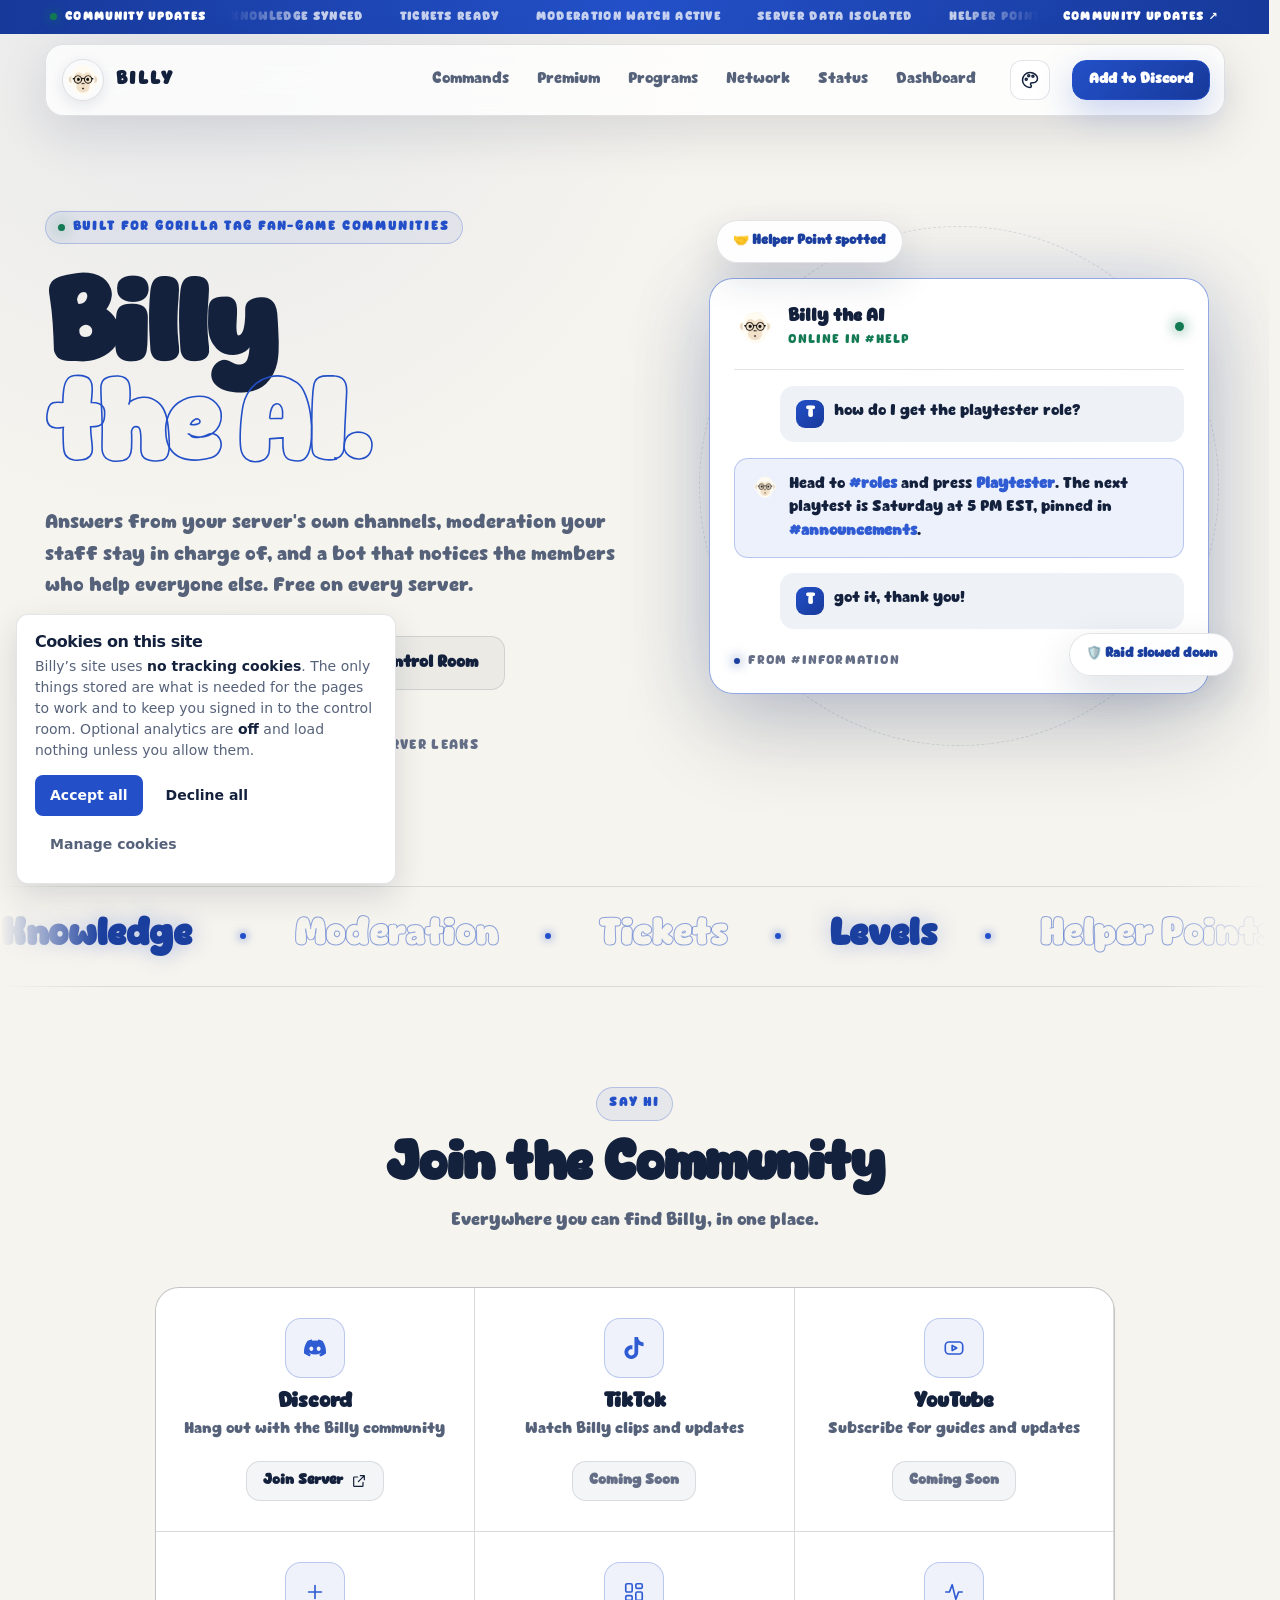
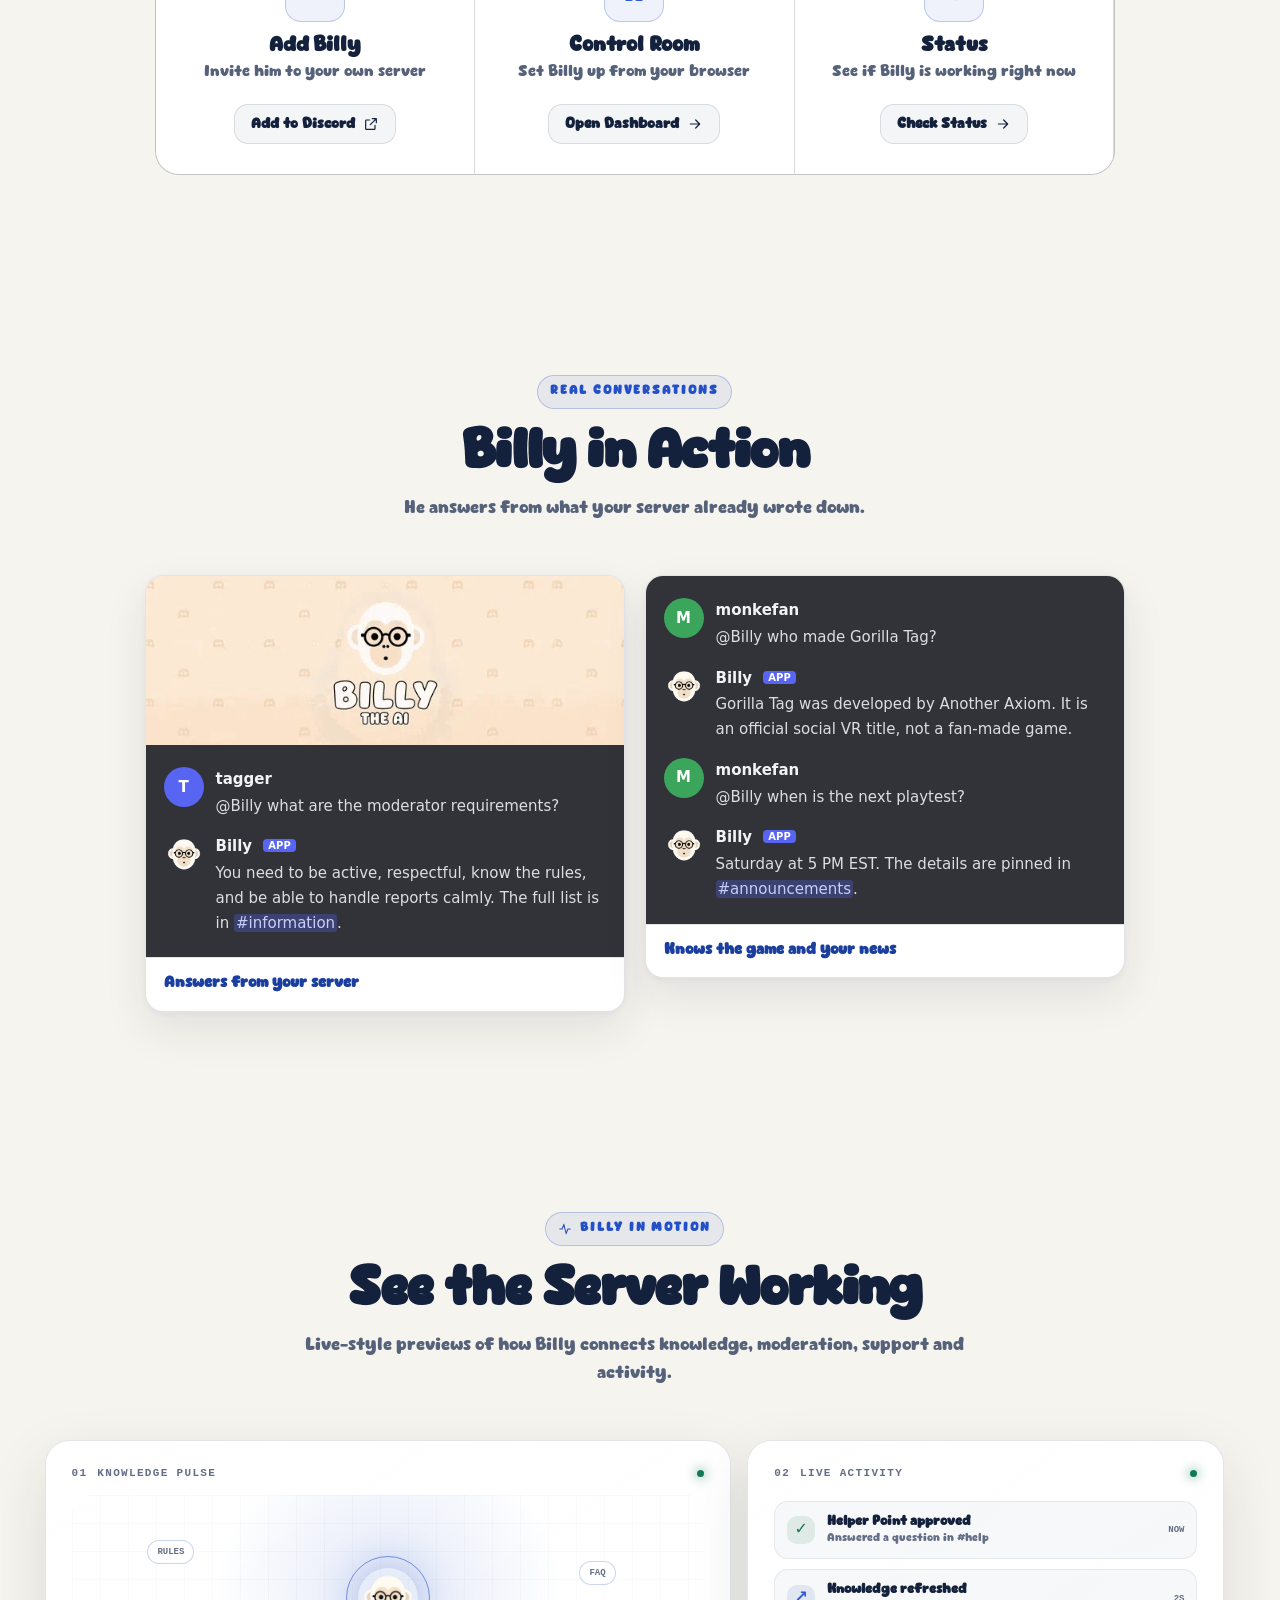
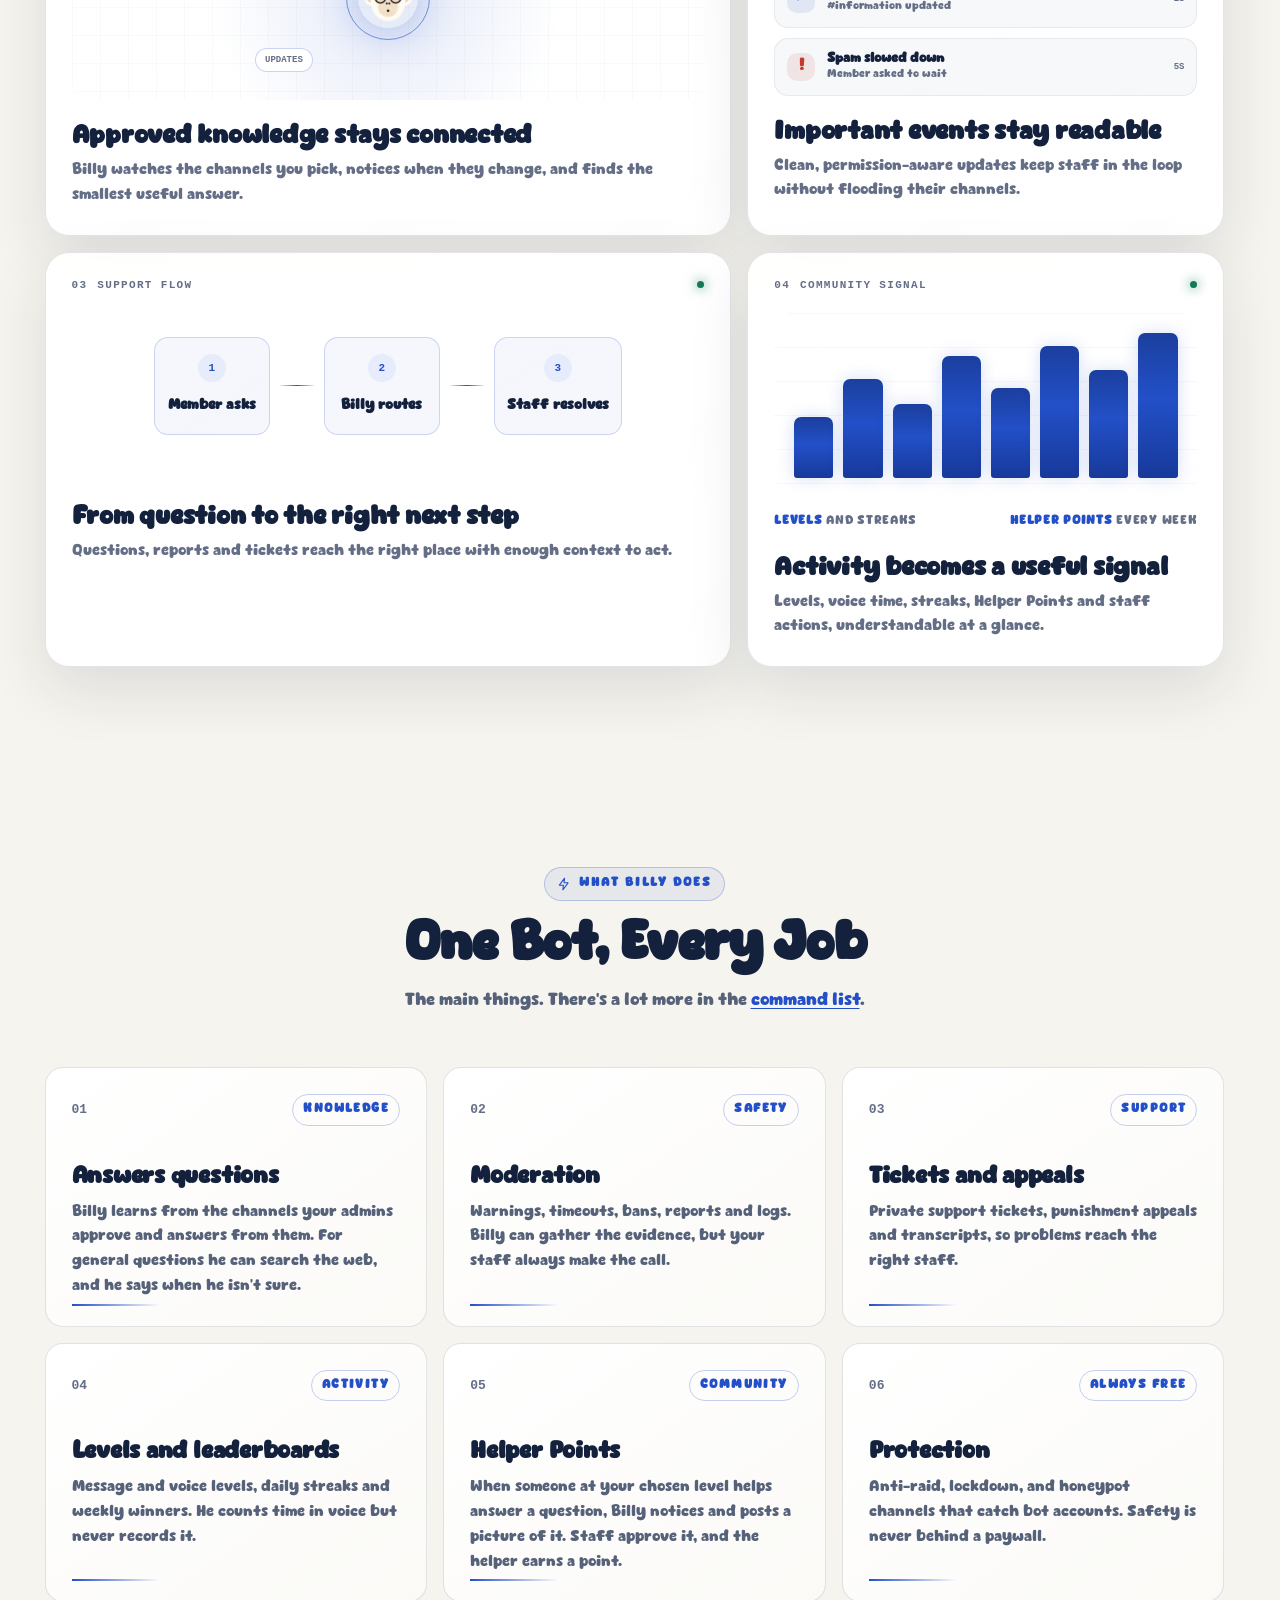
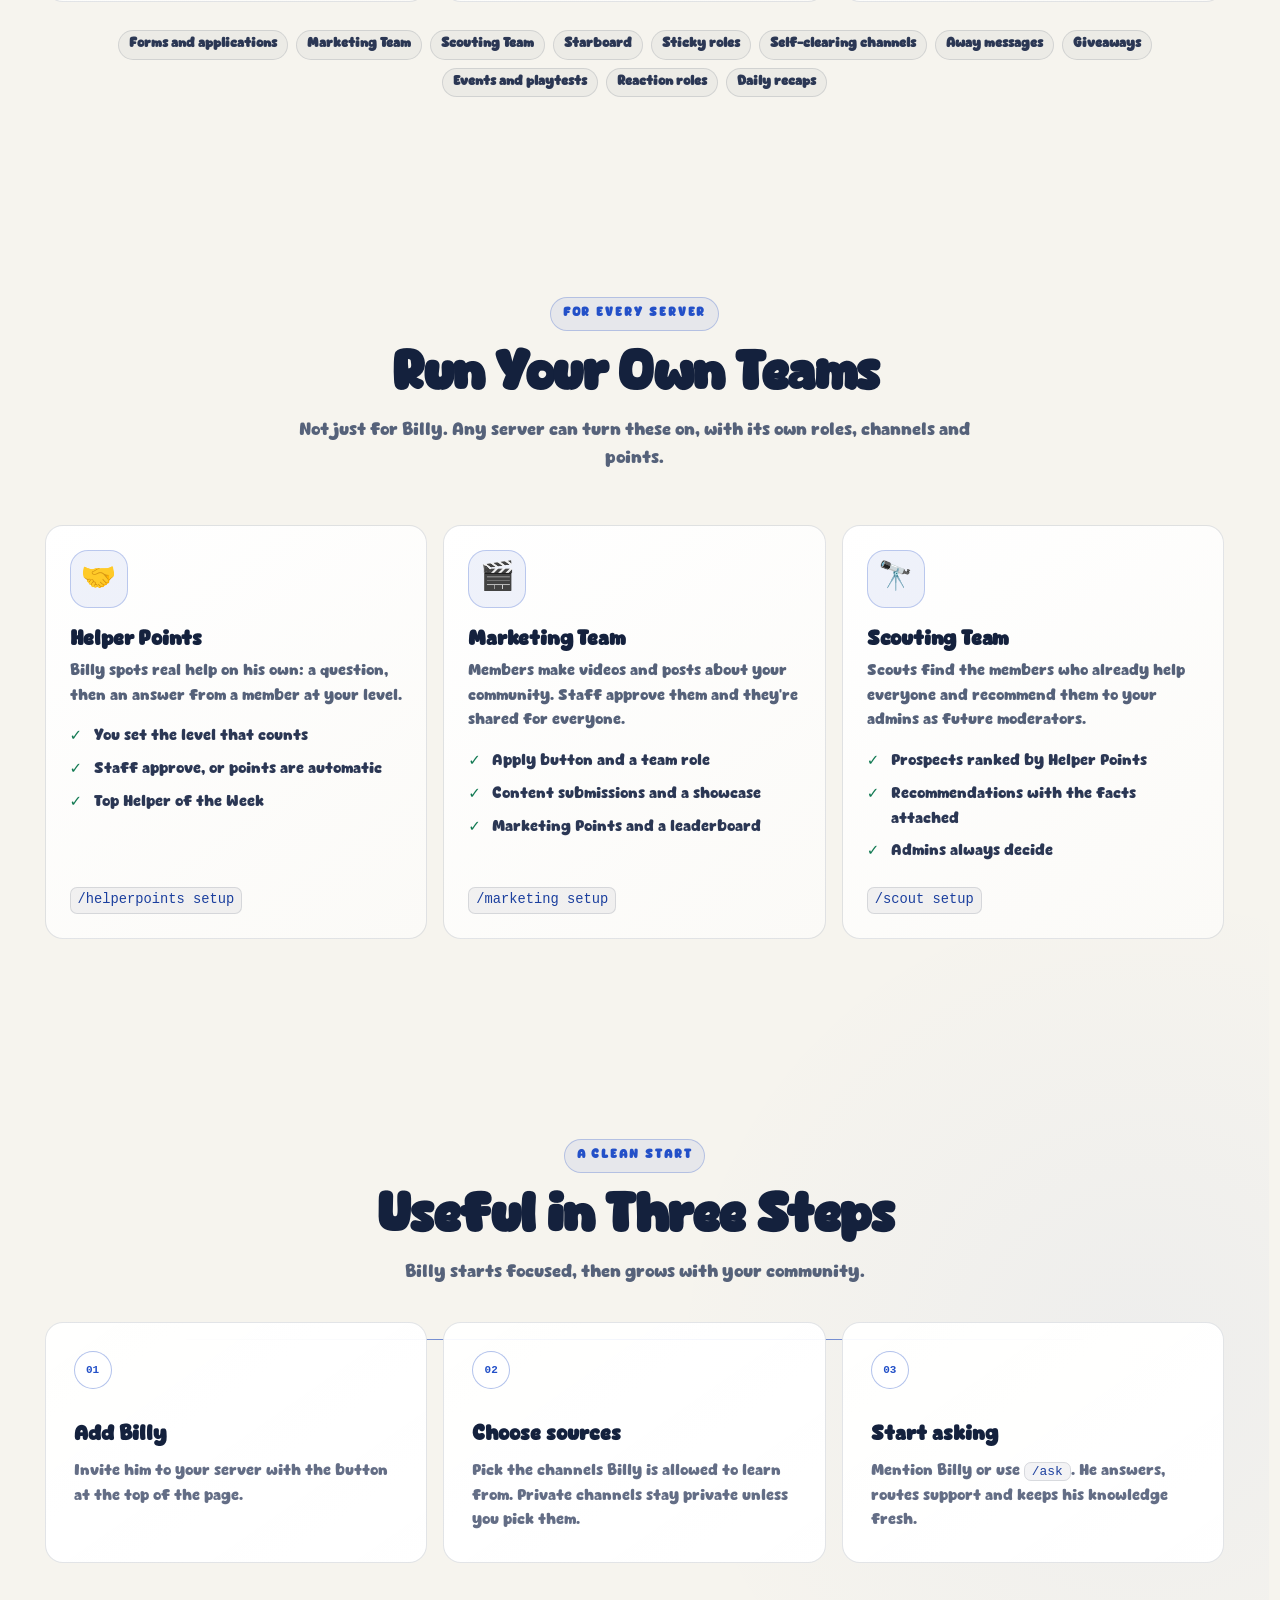
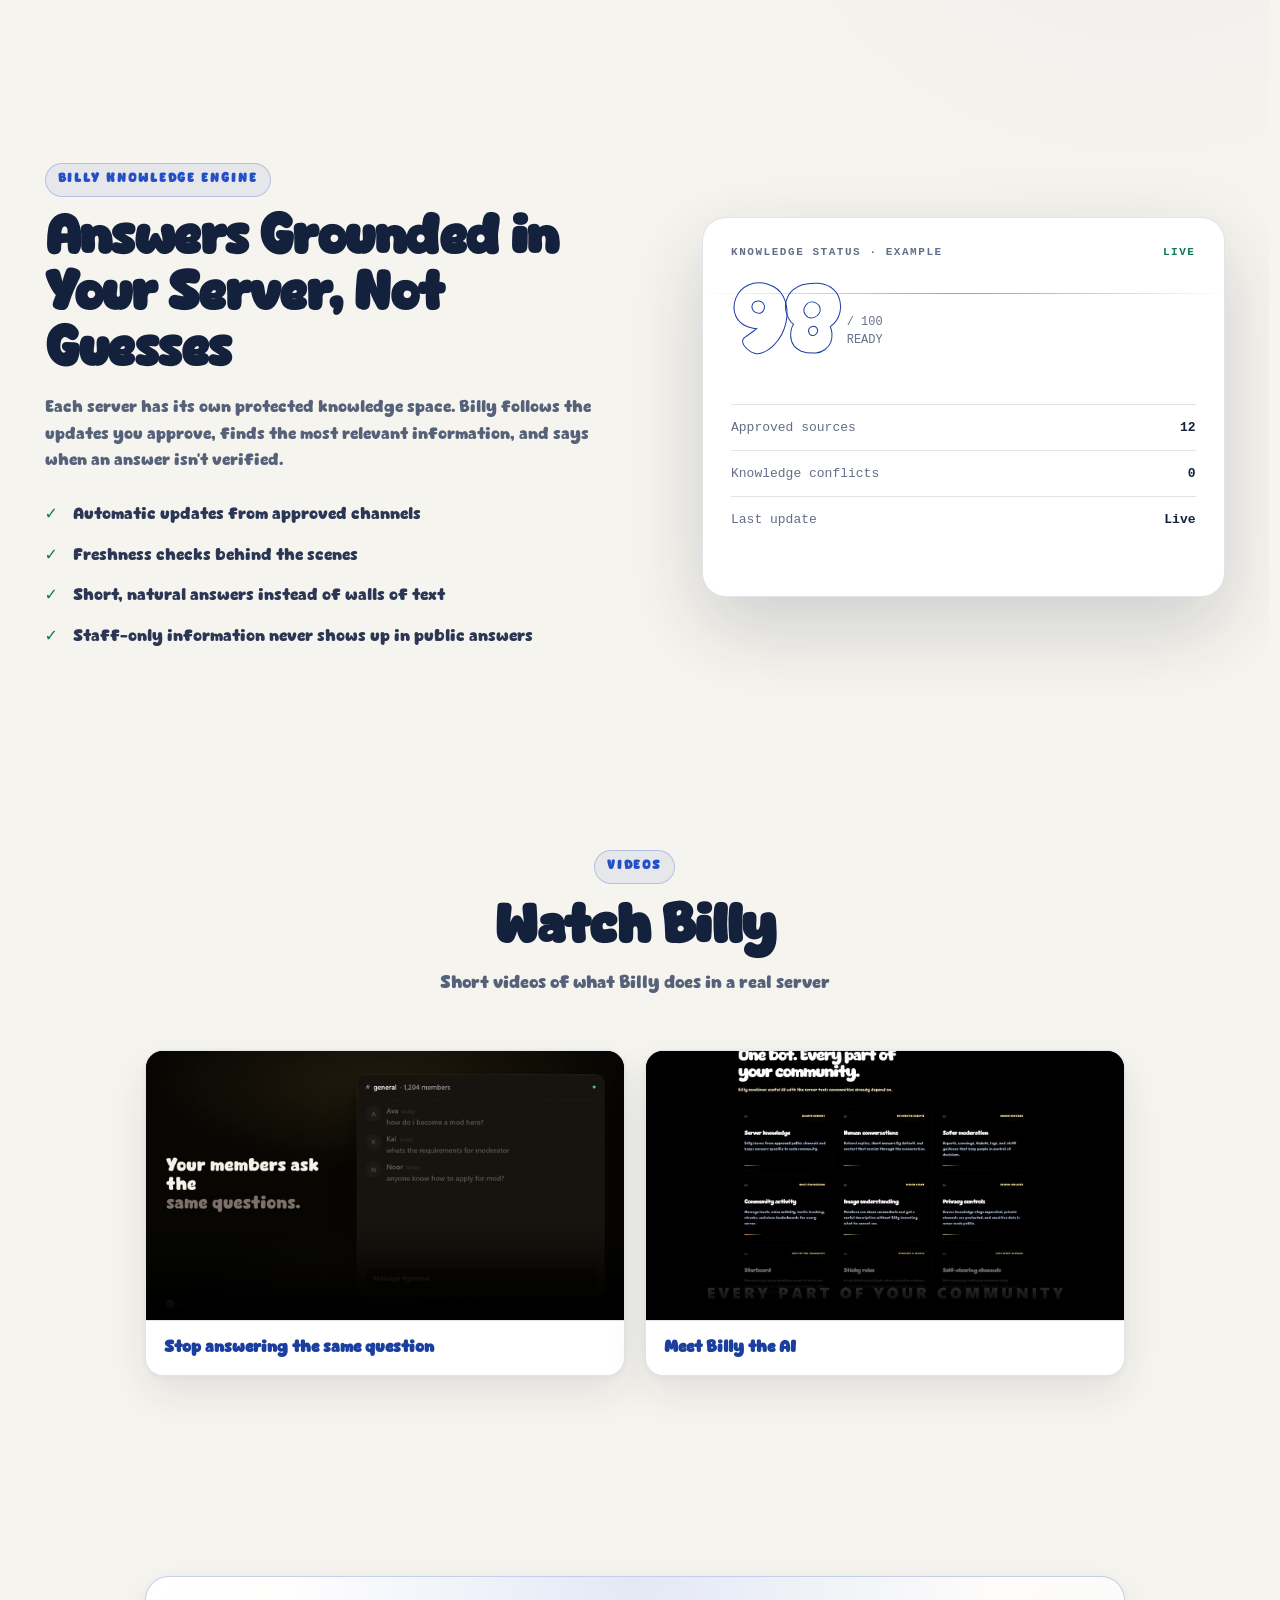
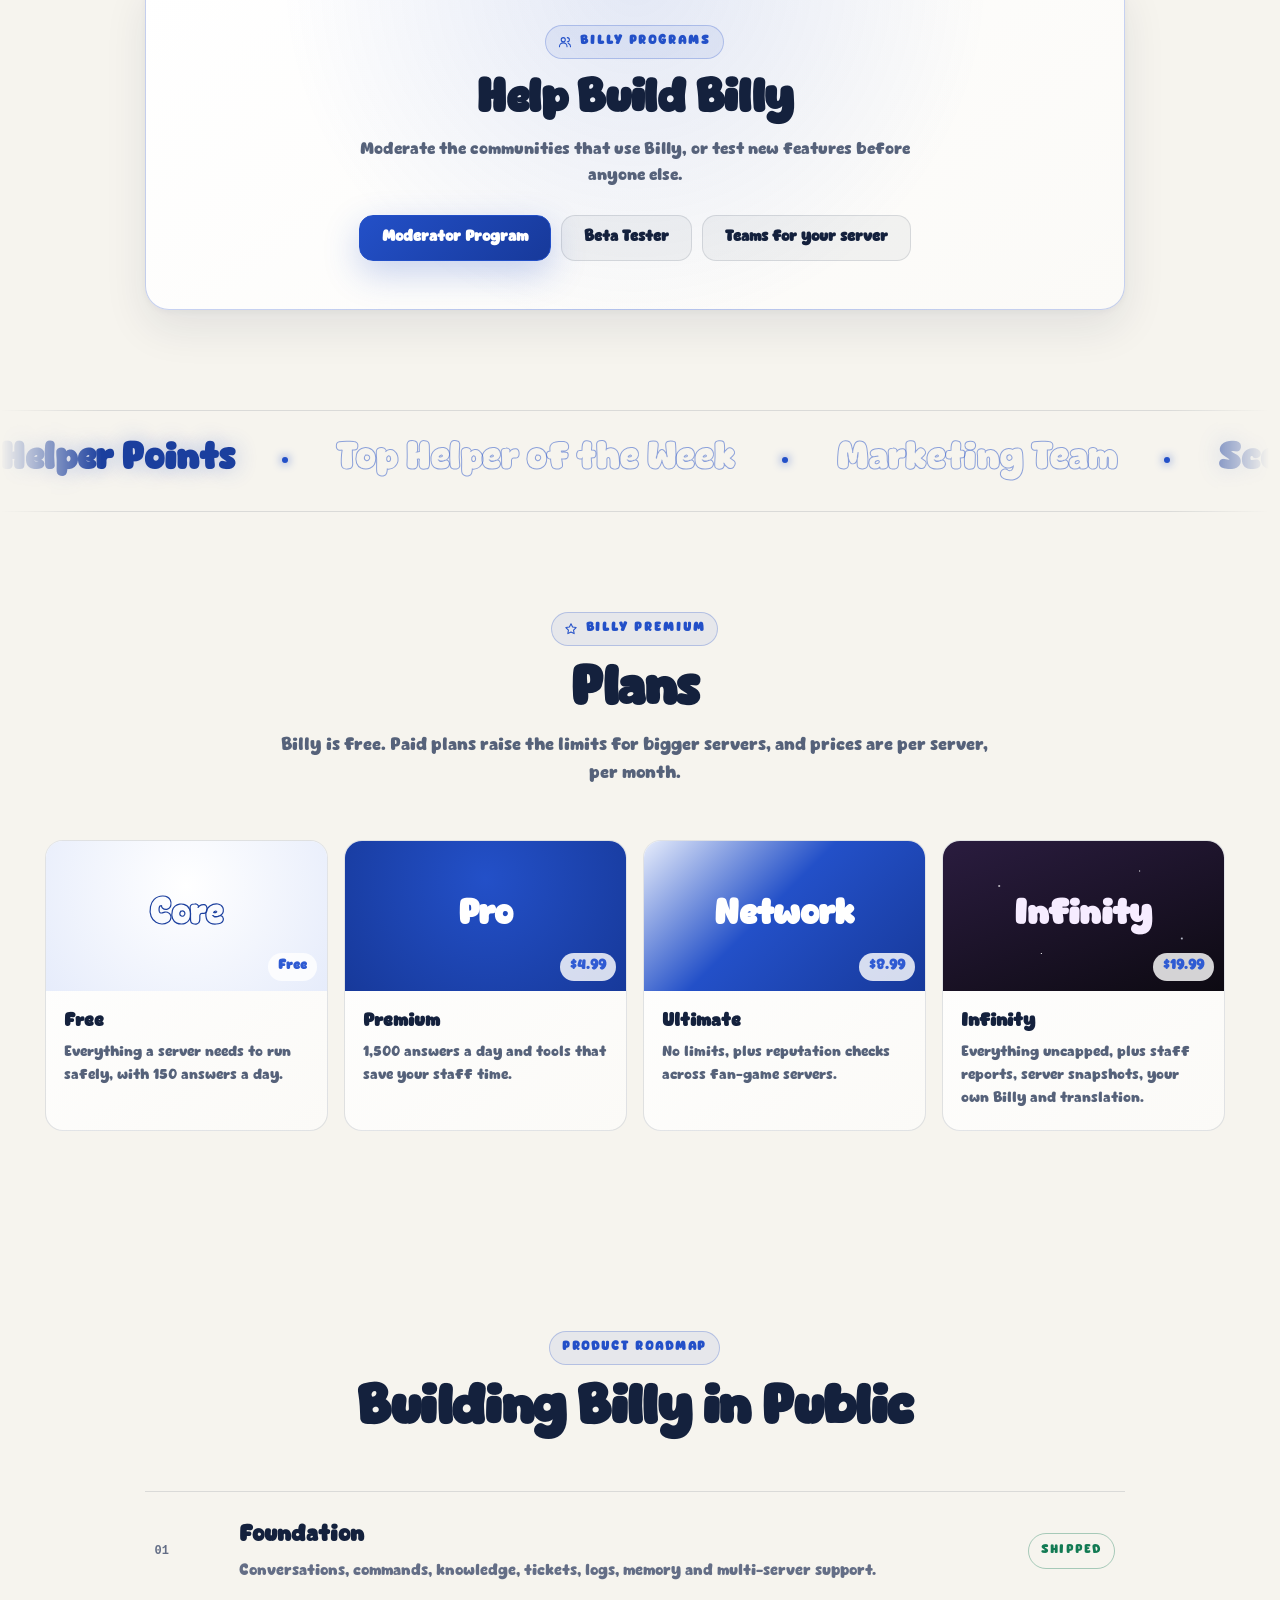
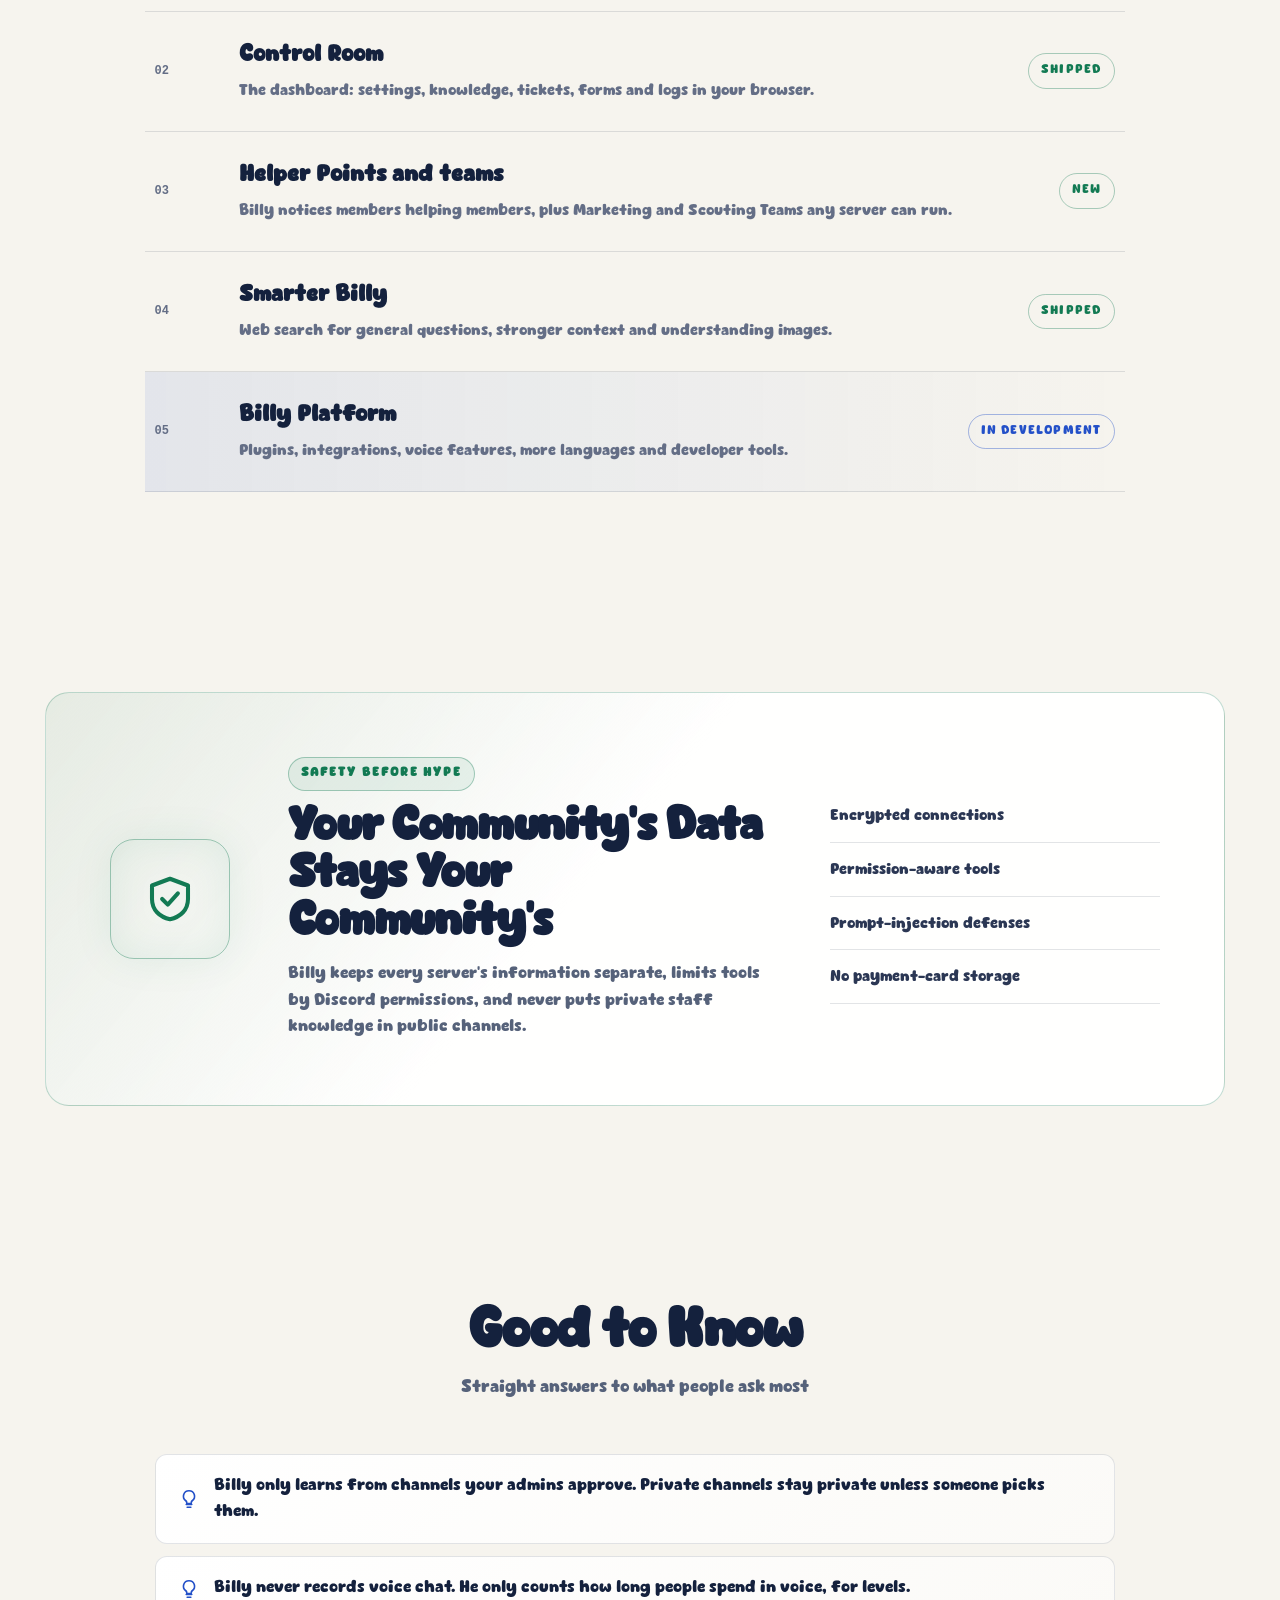
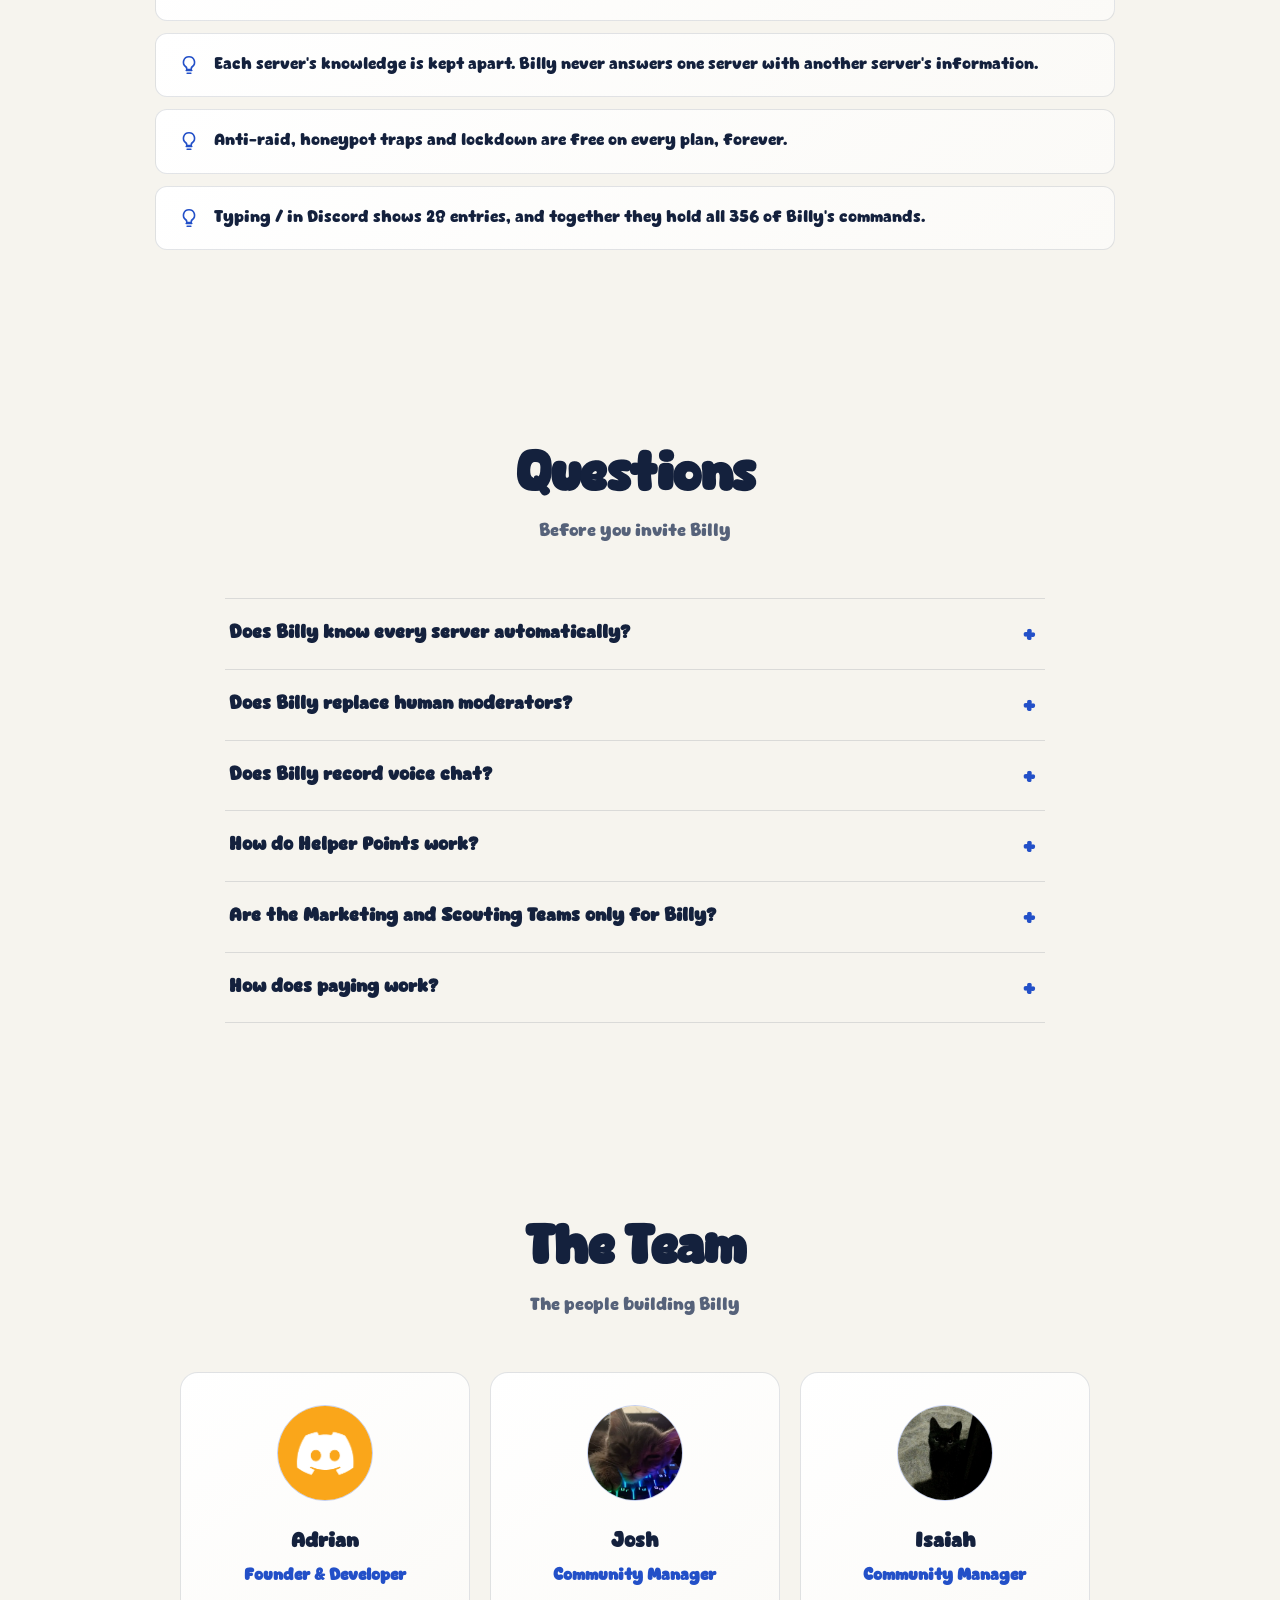
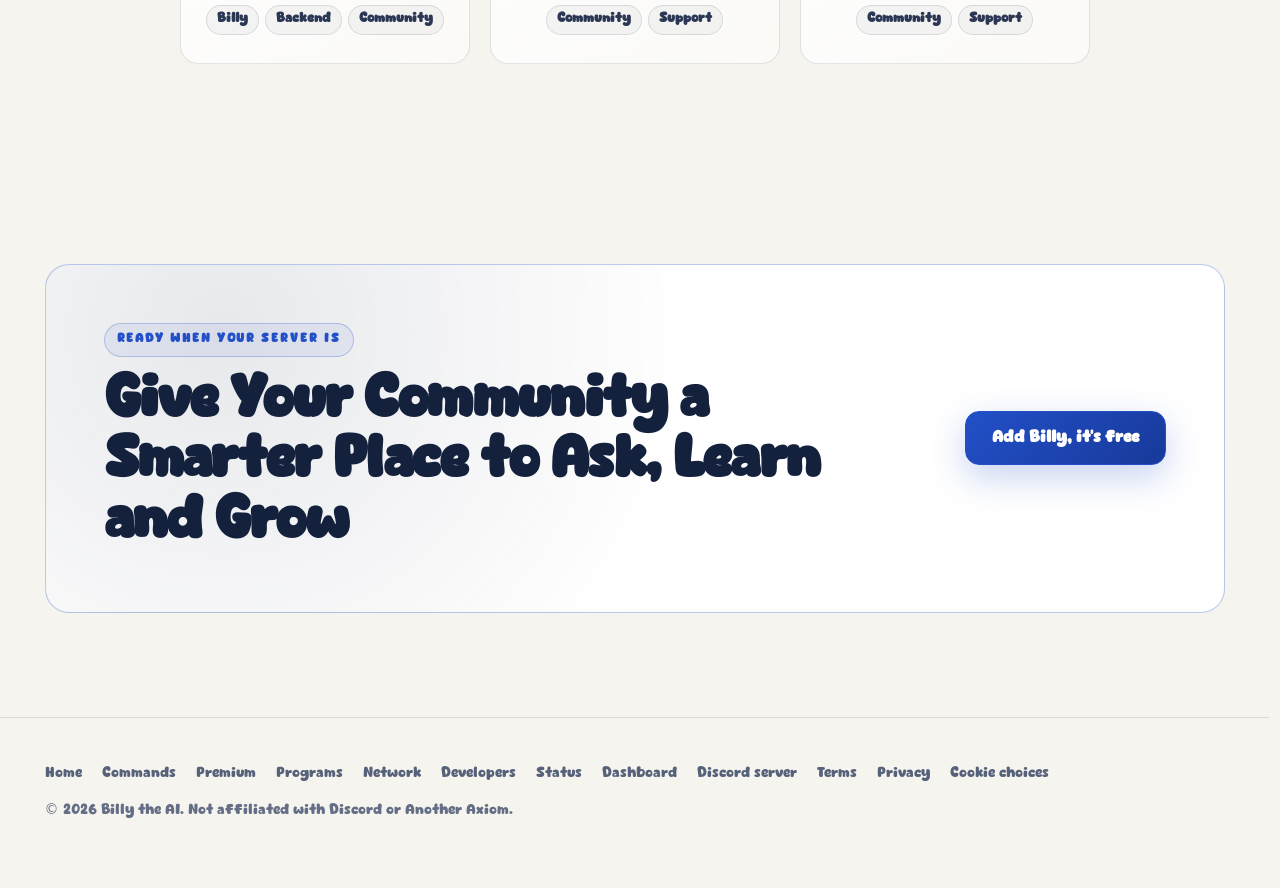
<file: index.html>
<!DOCTYPE html>
<html lang="en">
<head>
<meta charset="utf-8">
<meta name="viewport" content="width=device-width, initial-scale=1">
<title>Billy the AI | A Discord bot for Gorilla Tag fan-game servers</title>
<meta name="description" content="Billy is a free Discord bot for Gorilla Tag fan-game communities. He answers questions from your server's own channels, helps staff with tickets and moderation, and notices the members who help others.">
<meta property="og:title" content="Billy the AI | A Discord bot for Gorilla Tag fan-game servers">
<meta property="og:description" content="Billy is a free Discord bot for Gorilla Tag fan-game communities. He answers questions from your server's own channels, helps staff with tickets and moderation, and notices the members who help others.">
<meta property="og:image" content="https://billy-the-ai.github.io/og.png">
<meta property="og:image:width" content="1200">
<meta property="og:image:height" content="630">
<meta name="theme-color" content="#f6f4ee">
<link rel="icon" href="/billy-icon.webp" type="image/webp">
<script>document.documentElement.classList.add("js");</script>
<link rel="preload" href="/fonts/Cute-Dino.otf" as="font" type="font/otf" crossorigin>
<script src="/theme.js"></script>
<link rel="stylesheet" href="/site.css">
<link rel="stylesheet" href="/scrollbars.css">
</head>
<body>

<div class="status-ribbon">
  <span id="ribbonStatus"><i></i> Checking Billy</span>
  <div class="ribbon-words" data-words="Knowledge synced · Tickets ready · Moderation watch active · Server data isolated · Helper Points counting · Teams recruiting"></div>
  <a href="https://discord.gg/uXHNJz6fDh">Community updates ↗</a>
</div>

<header class="site-header">
  <div class="container">
    <a class="logo" href="/"><img src="/billy-icon.webp" alt="">Billy</a>
    <nav class="site-nav" aria-label="Main">
      <a href="/commands/">Commands</a>
      <a href="/premium/">Premium</a>
      <a href="/programs/">Programs</a>
      <a href="/network/">Network</a>
      <a href="/status/">Status</a>
      <a href="/dashboard/">Dashboard</a>
    </nav>
    <a class="btn btn-primary btn-small" href="https://discord.com/oauth2/authorize?client_id=1515868648819003402&amp;scope=bot%20applications.commands">Add to Discord</a>
  </div>
</header>

<section class="hero" id="top">
  <div class="container hero-grid">
    <div class="hero-copy">
      <p class="eyebrow"><span></span>Built for Gorilla Tag fan-game communities</p>
      <h1 class="hero-title"><span data-letters>Billy</span> <em>the AI.</em></h1>
      <p class="hero-sub">Answers from your server's own channels, moderation your staff stay in charge of, and a bot that notices the members who help everyone else. Free on every server.</p>
      <div class="hero-actions">
        <a class="btn btn-primary btn-big" href="https://discord.com/oauth2/authorize?client_id=1515868648819003402&amp;scope=bot%20applications.commands">Add Billy to Discord</a>
        <a class="btn btn-big" href="/dashboard/">Open the Control Room</a>
      </div>
      <p class="trust-row">
        <span><b id="serverCount" data-count="31">31</b> servers</span>
        <span id="memberStat" hidden><b id="memberCount"></b> members</span>
        <span><b>24/7</b> online</span>
        <span><b>0</b> cross-server leaks</span>
      </p>
    </div>

    <div class="hero-visual" aria-label="An example of Billy answering in Discord">
      <span class="orbit orbit-one" aria-hidden="true"></span>
      <span class="orbit orbit-two" aria-hidden="true"></span>
      <div class="assistant-card tilt">
        <div class="assistant-head">
          <img src="/billy-icon.webp" alt="">
          <div><strong>Billy the AI</strong><span>Online in #help</span></div>
          <i aria-hidden="true"></i>
        </div>
        <div class="message user-message typing-in"><span class="mini-avatar" aria-hidden="true">T</span><p>how do I get the playtester role?</p></div>
        <div class="message bot-message typing-in"><img class="mini-billy" src="/billy-icon.webp" alt=""><p>Head to <b>#roles</b> and press <b>Playtester</b>. The next playtest is Saturday at 5 PM EST, pinned in <b>#announcements</b>.</p></div>
        <div class="message user-message typing-in"><span class="mini-avatar" aria-hidden="true">T</span><p>got it, thank you!</p></div>
        <div class="knowledge-bar"><span><i></i>From #information</span><b>Example</b></div>
      </div>
      <span class="floating-chip chip-one">🤝 Helper Point spotted</span>
      <span class="floating-chip chip-two">🛡️ Raid slowed down</span>
    </div>
  </div>
</section>

<div class="band" data-words="Knowledge · Moderation · Tickets · Levels · Helper Points · Protection · Teams · Memory"></div>

<main>

  <section class="home-section" id="community">
    <div class="container">
      <div class="section-head reveal">
        <span class="badge">Say hi</span>
        <h2>Join the Community</h2>
        <p>Everywhere you can find Billy, in one place.</p>
      </div>
      <div class="community reveal">
        <div>
          <span class="tile"><svg class="icon solid" viewBox="0 0 24 24" aria-hidden="true"><path d="M20.317 4.37a19.791 19.791 0 0 0-4.885-1.515.074.074 0 0 0-.079.037c-.21.375-.444.864-.608 1.25a18.27 18.27 0 0 0-5.487 0 12.64 12.64 0 0 0-.617-1.25.077.077 0 0 0-.079-.037A19.736 19.736 0 0 0 3.677 4.37a.07.07 0 0 0-.032.027C.533 9.046-.32 13.58.099 18.057a.082.082 0 0 0 .031.057 19.9 19.9 0 0 0 5.993 3.03.078.078 0 0 0 .084-.028c.462-.63.874-1.295 1.226-1.994a.076.076 0 0 0-.041-.106 13.107 13.107 0 0 1-1.872-.892.077.077 0 0 1-.008-.128 10.2 10.2 0 0 0 .372-.292.074.074 0 0 1 .077-.01c3.928 1.793 8.18 1.793 12.062 0a.074.074 0 0 1 .078.01c.12.098.246.198.373.292a.077.077 0 0 1-.006.127 12.299 12.299 0 0 1-1.873.892.077.077 0 0 0-.041.107c.36.698.772 1.362 1.225 1.993a.076.076 0 0 0 .084.028 19.839 19.839 0 0 0 6.002-3.03.077.077 0 0 0 .032-.054c.5-5.177-.838-9.674-3.549-13.66a.061.061 0 0 0-.031-.03zM8.02 15.33c-1.183 0-2.157-1.085-2.157-2.419 0-1.333.956-2.419 2.157-2.419 1.21 0 2.176 1.096 2.157 2.42 0 1.333-.956 2.418-2.157 2.418zm7.975 0c-1.183 0-2.157-1.085-2.157-2.419 0-1.333.955-2.419 2.157-2.419 1.21 0 2.176 1.096 2.157 2.42 0 1.333-.946 2.418-2.157 2.418z"/></svg></span>
          <h3>Discord</h3>
          <p>Hang out with the Billy community</p>
          <a class="btn btn-small" href="https://discord.gg/uXHNJz6fDh">Join Server <svg class="icon" viewBox="0 0 24 24" aria-hidden="true"><path d="M14 4h6v6M20 4l-9 9M18 14v5a1 1 0 0 1-1 1H5a1 1 0 0 1-1-1V7a1 1 0 0 1 1-1h5"/></svg></a>
        </div>
        <div>
          <span class="tile"><svg class="icon solid" viewBox="0 0 24 24" aria-hidden="true"><path d="M12.525.02c1.31-.02 2.61-.01 3.91-.02.08 1.53.63 3.09 1.75 4.17 1.12 1.11 2.7 1.62 4.24 1.79v4.03c-1.44-.05-2.89-.35-4.2-.97-.57-.26-1.1-.59-1.62-.93-.01 2.92.01 5.84-.02 8.75-.08 1.4-.54 2.79-1.35 3.94-1.31 1.92-3.58 3.17-5.91 3.21-1.43.08-2.86-.31-4.08-1.03-2.02-1.19-3.44-3.37-3.65-5.71-.02-.5-.03-1-.01-1.49.18-1.9 1.12-3.72 2.58-4.96 1.66-1.44 3.98-2.13 6.15-1.72.02 1.48-.04 2.96-.04 4.44-.99-.32-2.15-.23-3.02.37-.63.41-1.11 1.04-1.36 1.75-.21.51-.15 1.07-.14 1.61.24 1.64 1.82 3.02 3.5 2.87 1.12-.01 2.19-.66 2.77-1.61.19-.33.4-.67.41-1.06.1-1.79.06-3.57.07-5.36.01-4.03-.01-8.05.02-12.07z"/></svg></span>
          <h3>TikTok</h3>
          <p>Watch Billy clips and updates</p>
          <a class="btn btn-small social-link" data-social="tiktok" href="#" aria-disabled="true">Coming Soon</a>
        </div>
        <div>
          <span class="tile"><svg class="icon" viewBox="0 0 24 24" aria-hidden="true"><rect x="2.5" y="5.5" width="19" height="13" rx="4"/><path d="M10 9.2v5.6l5-2.8-5-2.8Z"/></svg></span>
          <h3>YouTube</h3>
          <p>Subscribe for guides and updates</p>
          <a class="btn btn-small social-link" data-social="youtube" href="#" aria-disabled="true">Coming Soon</a>
        </div>
        <div>
          <span class="tile"><svg class="icon" viewBox="0 0 24 24" aria-hidden="true"><path d="M12 5v14M5 12h14"/></svg></span>
          <h3>Add Billy</h3>
          <p>Invite him to your own server</p>
          <a class="btn btn-small" href="https://discord.com/oauth2/authorize?client_id=1515868648819003402&amp;scope=bot%20applications.commands">Add to Discord <svg class="icon" viewBox="0 0 24 24" aria-hidden="true"><path d="M14 4h6v6M20 4l-9 9M18 14v5a1 1 0 0 1-1 1H5a1 1 0 0 1-1-1V7a1 1 0 0 1 1-1h5"/></svg></a>
        </div>
        <div>
          <span class="tile"><svg class="icon" viewBox="0 0 24 24" aria-hidden="true"><rect x="3" y="3" width="7" height="9" rx="1.5"/><rect x="14" y="3" width="7" height="5" rx="1.5"/><rect x="14" y="12" width="7" height="9" rx="1.5"/><rect x="3" y="16" width="7" height="5" rx="1.5"/></svg></span>
          <h3>Control Room</h3>
          <p>Set Billy up from your browser</p>
          <a class="btn btn-small" href="/dashboard/">Open Dashboard <svg class="icon" viewBox="0 0 24 24" aria-hidden="true"><path d="M5 12h14M13 6l6 6-6 6"/></svg></a>
        </div>
        <div>
          <span class="tile"><svg class="icon" viewBox="0 0 24 24" aria-hidden="true"><path d="M3 12h4l3-8 4 16 3-8h4"/></svg></span>
          <h3>Status</h3>
          <p>See if Billy is working right now</p>
          <a class="btn btn-small" href="/status/">Check Status <svg class="icon" viewBox="0 0 24 24" aria-hidden="true"><path d="M5 12h14M13 6l6 6-6 6"/></svg></a>
        </div>
      </div>
    </div>
  </section>

  <section class="home-section" id="in-action">
    <div class="container">
      <div class="section-head reveal">
        <span class="badge">Real conversations</span>
        <h2>Billy in Action</h2>
        <p>He answers from what your server already wrote down.</p>
      </div>
      <div class="demos">
        <figure class="demo tilt reveal">
          <picture>
            <source srcset="/billy-banner-still.webp" media="(prefers-reduced-motion: reduce)">
            <img class="banner" src="/billy-banner.webp" width="600" height="212" alt="">
          </picture>
          <div class="chat" aria-label="Example: Billy answering from the server's own channels">
            <div class="chat-msg">
              <span class="chat-avatar" aria-hidden="true">T</span>
              <div><span class="chat-name">tagger</span><p>@Billy what are the moderator requirements?</p></div>
            </div>
            <div class="chat-msg">
              <img src="/billy-icon.webp" alt="">
              <div><span class="chat-name">Billy <span class="bot">APP</span></span><p>You need to be active, respectful, know the rules, and be able to handle reports calmly. The full list is in <span class="chat-channel">#information</span>.</p></div>
            </div>
          </div>
          <figcaption class="demo-label">Answers from your server</figcaption>
        </figure>

        <figure class="demo tilt reveal">
          <div class="chat" aria-label="Example: Billy answering general questions">
            <div class="chat-msg">
              <span class="chat-avatar green" aria-hidden="true">M</span>
              <div><span class="chat-name">monkefan</span><p>@Billy who made Gorilla Tag?</p></div>
            </div>
            <div class="chat-msg">
              <img src="/billy-icon.webp" alt="">
              <div><span class="chat-name">Billy <span class="bot">APP</span></span><p>Gorilla Tag was developed by Another Axiom. It is an official social VR title, not a fan-made game.</p></div>
            </div>
            <div class="chat-msg">
              <span class="chat-avatar green" aria-hidden="true">M</span>
              <div><span class="chat-name">monkefan</span><p>@Billy when is the next playtest?</p></div>
            </div>
            <div class="chat-msg">
              <img src="/billy-icon.webp" alt="">
              <div><span class="chat-name">Billy <span class="bot">APP</span></span><p>Saturday at 5 PM EST. The details are pinned in <span class="chat-channel">#announcements</span>.</p></div>
            </div>
          </div>
          <figcaption class="demo-label">Knows the game and your news</figcaption>
        </figure>
      </div>
    </div>
  </section>

  <section class="home-section" id="motion">
    <div class="container">
      <div class="section-head reveal">
        <span class="badge"><svg class="icon" viewBox="0 0 24 24" aria-hidden="true"><path d="M3 12h4l3-8 4 16 3-8h4"/></svg>Billy in motion</span>
        <h2>See the Server Working</h2>
        <p>Live-style previews of how Billy connects knowledge, moderation, support and activity.</p>
      </div>
      <div class="lab-grid">
        <article class="lab tilt reveal">
          <div class="lab-label"><span>01</span><b>KNOWLEDGE PULSE</b><i></i></div>
          <div class="radar" aria-hidden="true">
            <span class="radar-core"><img src="/billy-icon.webp" alt=""></span>
            <span class="radar-ring"></span><span class="radar-ring late"></span>
            <span class="source-dot a">RULES</span><span class="source-dot b">FAQ</span><span class="source-dot c">UPDATES</span>
          </div>
          <h3>Approved knowledge stays connected</h3>
          <p>Billy watches the channels you pick, notices when they change, and finds the smallest useful answer.</p>
        </article>
        <article class="lab tilt reveal">
          <div class="lab-label"><span>02</span><b>LIVE ACTIVITY</b><i></i></div>
          <div class="feed" aria-hidden="true">
            <div class="feed-row"><span class="feed-icon safe">✓</span><p><b>Helper Point approved</b><small>Answered a question in #help</small></p><em>NOW</em></div>
            <div class="feed-row"><span class="feed-icon info">↗</span><p><b>Knowledge refreshed</b><small>#information updated</small></p><em>2S</em></div>
            <div class="feed-row"><span class="feed-icon warn">!</span><p><b>Spam slowed down</b><small>Member asked to wait</small></p><em>5S</em></div>
          </div>
          <h3>Important events stay readable</h3>
          <p>Clean, permission-aware updates keep staff in the loop without flooding their channels.</p>
        </article>
        <article class="lab tilt reveal">
          <div class="lab-label"><span>03</span><b>SUPPORT FLOW</b><i></i></div>
          <div class="flow" aria-hidden="true">
            <div><span>1</span><b>Member asks</b></div><i></i>
            <div><span>2</span><b>Billy routes</b></div><i></i>
            <div><span>3</span><b>Staff resolves</b></div>
          </div>
          <h3>From question to the right next step</h3>
          <p>Questions, reports and tickets reach the right place with enough context to act.</p>
        </article>
        <article class="lab tilt reveal">
          <div class="lab-label"><span>04</span><b>COMMUNITY SIGNAL</b><i></i></div>
          <div class="bars" aria-hidden="true">
            <span style="--h:42%;--d:0s"></span><span style="--h:68%;--d:.12s"></span><span style="--h:51%;--d:.24s"></span><span style="--h:84%;--d:.36s"></span><span style="--h:62%;--d:.48s"></span><span style="--h:91%;--d:.6s"></span><span style="--h:74%;--d:.72s"></span><span style="--h:100%;--d:.84s"></span>
          </div>
          <div class="bar-stats"><span><b>Levels</b> and streaks</span><span><b>Helper Points</b> every week</span></div>
          <h3>Activity becomes a useful signal</h3>
          <p>Levels, voice time, streaks, Helper Points and staff actions, understandable at a glance.</p>
        </article>
      </div>
    </div>
  </section>

  <section class="home-section" id="features">
    <div class="container">
      <div class="section-head reveal">
        <span class="badge"><svg class="icon" viewBox="0 0 24 24" aria-hidden="true"><path d="M13 2 4 14h7l-1 8 9-12h-7l1-8Z"/></svg>What Billy does</span>
        <h2>One Bot, Every Job</h2>
        <p>The main things. There's a lot more in the <a href="/commands/">command list</a>.</p>
      </div>
      <div class="grid grid-3">
        <article class="card feature tilt reveal">
          <div class="feature-top"><span>01</span><b>Knowledge</b></div>
          <h3>Answers questions</h3>
          <p>Billy learns from the channels your admins approve and answers from them. For general questions he can search the web, and he says when he isn't sure.</p>
          <i class="card-line" aria-hidden="true"></i>
        </article>
        <article class="card feature tilt reveal">
          <div class="feature-top"><span>02</span><b>Safety</b></div>
          <h3>Moderation</h3>
          <p>Warnings, timeouts, bans, reports and logs. Billy can gather the evidence, but your staff always make the call.</p>
          <i class="card-line" aria-hidden="true"></i>
        </article>
        <article class="card feature tilt reveal">
          <div class="feature-top"><span>03</span><b>Support</b></div>
          <h3>Tickets and appeals</h3>
          <p>Private support tickets, punishment appeals and transcripts, so problems reach the right staff.</p>
          <i class="card-line" aria-hidden="true"></i>
        </article>
        <article class="card feature tilt reveal">
          <div class="feature-top"><span>04</span><b>Activity</b></div>
          <h3>Levels and leaderboards</h3>
          <p>Message and voice levels, daily streaks and weekly winners. He counts time in voice but never records it.</p>
          <i class="card-line" aria-hidden="true"></i>
        </article>
        <article class="card feature tilt reveal">
          <div class="feature-top"><span>05</span><b>Community</b></div>
          <h3>Helper Points</h3>
          <p>When someone at your chosen level helps answer a question, Billy notices and posts a picture of it. Staff approve it, and the helper earns a point.</p>
          <i class="card-line" aria-hidden="true"></i>
        </article>
        <article class="card feature tilt reveal">
          <div class="feature-top"><span>06</span><b>Always free</b></div>
          <h3>Protection</h3>
          <p>Anti-raid, lockdown, and honeypot channels that catch bot accounts. Safety is never behind a paywall.</p>
          <i class="card-line" aria-hidden="true"></i>
        </article>
      </div>
      <ul class="chips" aria-label="Smaller features">
        <li class="tag">Forms and applications</li>
        <li class="tag">Marketing Team</li>
        <li class="tag">Scouting Team</li>
        <li class="tag">Starboard</li>
        <li class="tag">Sticky roles</li>
        <li class="tag">Self-clearing channels</li>
        <li class="tag">Away messages</li>
        <li class="tag">Giveaways</li>
        <li class="tag">Events and playtests</li>
        <li class="tag">Reaction roles</li>
        <li class="tag">Daily recaps</li>
      </ul>
    </div>
  </section>

  <section class="home-section" id="teams">
    <div class="container">
      <div class="section-head reveal">
        <span class="badge">For every server</span>
        <h2>Run Your Own Teams</h2>
        <p>Not just for Billy. Any server can turn these on, with its own roles, channels and points.</p>
      </div>
      <div class="teams">
        <article class="card team-card tilt reveal">
          <span class="team-emoji" aria-hidden="true">🤝</span>
          <h3>Helper Points</h3>
          <p>Billy spots real help on his own: a question, then an answer from a member at your level.</p>
          <ul>
            <li>You set the level that counts</li>
            <li>Staff approve, or points are automatic</li>
            <li>Top Helper of the Week</li>
          </ul>
          <code>/helperpoints setup</code>
        </article>
        <article class="card team-card tilt reveal">
          <span class="team-emoji" aria-hidden="true">🎬</span>
          <h3>Marketing Team</h3>
          <p>Members make videos and posts about your community. Staff approve them and they're shared for everyone.</p>
          <ul>
            <li>Apply button and a team role</li>
            <li>Content submissions and a showcase</li>
            <li>Marketing Points and a leaderboard</li>
          </ul>
          <code>/marketing setup</code>
        </article>
        <article class="card team-card tilt reveal">
          <span class="team-emoji" aria-hidden="true">🔭</span>
          <h3>Scouting Team</h3>
          <p>Scouts find the members who already help everyone and recommend them to your admins as future moderators.</p>
          <ul>
            <li>Prospects ranked by Helper Points</li>
            <li>Recommendations with the facts attached</li>
            <li>Admins always decide</li>
          </ul>
          <code>/scout setup</code>
        </article>
      </div>
    </div>
  </section>

  <section class="home-section">
    <div class="container">
      <div class="section-head reveal">
        <span class="badge">A clean start</span>
        <h2>Useful in Three Steps</h2>
        <p>Billy starts focused, then grows with your community.</p>
      </div>
      <div class="setup-track" aria-hidden="true"><span></span></div>
      <div class="setup-grid">
        <article class="reveal"><span>01</span><b>Add Billy</b><p>Invite him to your server with the button at the top of the page.</p></article>
        <article class="reveal"><span>02</span><b>Choose sources</b><p>Pick the channels Billy is allowed to learn from. Private channels stay private unless you pick them.</p></article>
        <article class="reveal"><span>03</span><b>Start asking</b><p>Mention Billy or use <code>/ask</code>. He answers, routes support and keeps his knowledge fresh.</p></article>
      </div>
    </div>
  </section>

  <section class="home-section" id="knowledge">
    <div class="container knowledge">
      <div class="reveal">
        <span class="badge">Billy Knowledge Engine</span>
        <h2>Answers Grounded in Your Server, Not Guesses</h2>
        <p class="muted">Each server has its own protected knowledge space. Billy follows the updates you approve, finds the most relevant information, and says when an answer isn't verified.</p>
        <ul class="check-list">
          <li>Automatic updates from approved channels</li>
          <li>Freshness checks behind the scenes</li>
          <li>Short, natural answers instead of walls of text</li>
          <li>Staff-only information never shows up in public answers</li>
        </ul>
      </div>
      <div class="console tilt reveal" aria-label="An example knowledge status panel">
        <div class="console-top"><span>KNOWLEDGE STATUS · EXAMPLE</span><b>LIVE</b></div>
        <div class="console-score"><strong data-count="98">98</strong><span>/ 100<br>ready</span></div>
        <div class="metric"><span>Approved sources</span><b>12</b></div>
        <div class="metric"><span>Knowledge conflicts</span><b>0</b></div>
        <div class="metric"><span>Last update</span><b>Live</b></div>
        <div class="scan" aria-hidden="true"></div>
      </div>
    </div>
  </section>

  <section class="home-section" id="watch">
    <div class="container">
      <div class="section-head reveal">
        <span class="badge">Videos</span>
        <h2>Watch Billy</h2>
        <p>Short videos of what Billy does in a real server</p>
      </div>
      <div class="videos">
        <figure class="video-card tilt reveal">
          <video controls preload="none" playsinline poster="/media/billy-ad-poster.jpg">
            <source src="/media/billy-ad.mp4" type="video/mp4">
          </video>
          <figcaption>Stop answering the same question</figcaption>
        </figure>
        <figure class="video-card tilt reveal">
          <video controls preload="none" playsinline poster="/media/billy-promo-poster.jpg">
            <source src="/media/billy-promo.mp4" type="video/mp4">
          </video>
          <figcaption>Meet Billy the AI</figcaption>
        </figure>
      </div>
    </div>
  </section>

  <section class="home-section" id="programs">
    <div class="container">
      <div class="cta-card reveal">
        <span class="badge"><svg class="icon" viewBox="0 0 24 24" aria-hidden="true"><circle cx="9" cy="8" r="3.5"/><path d="M2.5 20a6.5 6.5 0 0 1 13 0M16 4.5a3.5 3.5 0 0 1 0 7M21.5 20a6.5 6.5 0 0 0-4-6"/></svg>Billy Programs</span>
        <h2>Help Build Billy</h2>
        <p>Moderate the communities that use Billy, or test new features before anyone else.</p>
        <div class="buttons center-buttons">
          <a class="btn btn-primary" href="/programs/#moderator">Moderator Program</a>
          <a class="btn" href="/programs/#tester">Beta Tester</a>
          <a class="btn" href="/programs/#teams">Teams for your server</a>
        </div>
      </div>
    </div>
  </section>

  <div class="band" data-words="Helper Points · Top Helper of the Week · Marketing Team · Scouting Team · Safety is never sold"></div>

  <section class="home-section" id="plans">
    <div class="container">
      <div class="section-head reveal">
        <span class="badge"><svg class="icon" viewBox="0 0 24 24" aria-hidden="true"><path d="M12 3l2.7 5.6 6.1.9-4.4 4.3 1 6.1L12 17l-5.4 2.9 1-6.1L3.2 9.5l6.1-.9L12 3Z"/></svg>Billy Premium</span>
        <h2>Plans</h2>
        <p>Billy is free. Paid plans raise the limits for bigger servers, and prices are per server, per month.</p>
      </div>
      <div class="shop">
        <a class="shop-card tilt reveal" href="/premium/">
          <div class="shop-art free">Core<span class="price-tag">Free</span></div>
          <div class="shop-body"><b>Free</b><p>Everything a server needs to run safely, with 150 answers a day.</p></div>
        </a>
        <a class="shop-card tilt reveal" href="/premium/">
          <div class="shop-art premium">Pro<span class="price-tag">$4.99</span></div>
          <div class="shop-body"><b>Premium</b><p>1,500 answers a day and tools that save your staff time.</p></div>
        </a>
        <a class="shop-card tilt reveal" href="/premium/">
          <div class="shop-art ultimate">Network<span class="price-tag">$8.99</span></div>
          <div class="shop-body"><b>Ultimate</b><p>No limits, plus reputation checks across fan-game servers.</p></div>
        </a>
        <a class="shop-card tilt reveal" href="/premium/">
          <div class="shop-art infinity">Infinity<span class="price-tag">$19.99</span></div>
          <div class="shop-body"><b>Infinity</b><p>Everything uncapped, plus staff reports, server snapshots, your own Billy and translation.</p></div>
        </a>
      </div>
    </div>
  </section>

  <section class="home-section" id="roadmap">
    <div class="container">
      <div class="section-head reveal">
        <span class="badge">Product roadmap</span>
        <h2>Building Billy in Public</h2>
      </div>
      <div class="roadmap-list">
        <div class="road done reveal"><span>01</span><div><b>Foundation</b><p>Conversations, commands, knowledge, tickets, logs, memory and multi-server support.</p></div><em>Shipped</em></div>
        <div class="road done reveal"><span>02</span><div><b>Control Room</b><p>The dashboard: settings, knowledge, tickets, forms and logs in your browser.</p></div><em>Shipped</em></div>
        <div class="road done reveal"><span>03</span><div><b>Helper Points and teams</b><p>Billy notices members helping members, plus Marketing and Scouting Teams any server can run.</p></div><em>New</em></div>
        <div class="road done reveal"><span>04</span><div><b>Smarter Billy</b><p>Web search for general questions, stronger context and understanding images.</p></div><em>Shipped</em></div>
        <div class="road active reveal"><span>05</span><div><b>Billy Platform</b><p>Plugins, integrations, voice features, more languages and developer tools.</p></div><em>In development</em></div>
      </div>
    </div>
  </section>

  <section class="home-section">
    <div class="container">
      <div class="safety reveal">
        <div class="safety-badge" aria-hidden="true"><svg class="icon" viewBox="0 0 24 24"><path d="M12 3l8 3v6c0 5-3.5 8-8 9-4.5-1-8-4-8-9V6l8-3Z"/><path d="m8.5 12 2.5 2.5 4.5-5"/></svg></div>
        <div>
          <span class="badge safe">Safety before hype</span>
          <h2>Your Community's Data Stays Your Community's</h2>
          <p>Billy keeps every server's information separate, limits tools by Discord permissions, and never puts private staff knowledge in public channels.</p>
        </div>
        <div class="safety-points">
          <span>Encrypted connections</span>
          <span>Permission-aware tools</span>
          <span>Prompt-injection defenses</span>
          <span>No payment-card storage</span>
        </div>
      </div>
    </div>
  </section>

  <section class="home-section" id="facts">
    <div class="container">
      <div class="section-head reveal">
        <h2>Good to Know</h2>
        <p>Straight answers to what people ask most</p>
      </div>
      <ul class="facts-list">
        <li class="reveal"><svg class="icon" viewBox="0 0 24 24" aria-hidden="true"><path d="M9 18h6M10 21h4M12 3a6 6 0 0 0-3.5 10.9c.6.5 1 1.2 1 2V17h5v-1.1c0-.8.4-1.5 1-2A6 6 0 0 0 12 3Z"/></svg>Billy only learns from channels your admins approve. Private channels stay private unless someone picks them.</li>
        <li class="reveal"><svg class="icon" viewBox="0 0 24 24" aria-hidden="true"><path d="M9 18h6M10 21h4M12 3a6 6 0 0 0-3.5 10.9c.6.5 1 1.2 1 2V17h5v-1.1c0-.8.4-1.5 1-2A6 6 0 0 0 12 3Z"/></svg>Billy never records voice chat. He only counts how long people spend in voice, for levels.</li>
        <li class="reveal"><svg class="icon" viewBox="0 0 24 24" aria-hidden="true"><path d="M9 18h6M10 21h4M12 3a6 6 0 0 0-3.5 10.9c.6.5 1 1.2 1 2V17h5v-1.1c0-.8.4-1.5 1-2A6 6 0 0 0 12 3Z"/></svg>Each server's knowledge is kept apart. Billy never answers one server with another server's information.</li>
        <li class="reveal"><svg class="icon" viewBox="0 0 24 24" aria-hidden="true"><path d="M9 18h6M10 21h4M12 3a6 6 0 0 0-3.5 10.9c.6.5 1 1.2 1 2V17h5v-1.1c0-.8.4-1.5 1-2A6 6 0 0 0 12 3Z"/></svg>Anti-raid, honeypot traps and lockdown are free on every plan, forever.</li>
        <li class="reveal"><svg class="icon" viewBox="0 0 24 24" aria-hidden="true"><path d="M9 18h6M10 21h4M12 3a6 6 0 0 0-3.5 10.9c.6.5 1 1.2 1 2V17h5v-1.1c0-.8.4-1.5 1-2A6 6 0 0 0 12 3Z"/></svg>Typing / in Discord shows 28 entries, and together they hold all 356 of Billy's commands.</li>
      </ul>
    </div>
  </section>

  <section class="home-section" id="faq">
    <div class="container narrow">
      <div class="section-head reveal">
        <h2>Questions</h2>
        <p>Before you invite Billy</p>
      </div>
      <details class="reveal">
        <summary>Does Billy know every server automatically?</summary>
        <p>No. He only learns from channels a server admin approves. Private channels stay out unless someone picks them on purpose.</p>
      </details>
      <details class="reveal">
        <summary>Does Billy replace human moderators?</summary>
        <p>No. He can organize evidence, send alerts and explain options, but punishments are always decided by your staff.</p>
      </details>
      <details class="reveal">
        <summary>Does Billy record voice chat?</summary>
        <p>No. He counts how long people spend in voice channels for levels. He never records audio.</p>
      </details>
      <details class="reveal">
        <summary>How do Helper Points work?</summary>
        <p>Nobody has to press anything. When a member asks a question and someone at or above the level your admins chose answers it with real help (a channel, a link or steps), Billy notices. A few seconds later he posts a picture of that conversation, saying who helped whom, for staff to approve (or gives the point automatically, if your server prefers). Each real help posts straight away, and staff approve it, so points can't be farmed.</p>
      </details>
      <details class="reveal">
        <summary>Are the Marketing and Scouting Teams only for Billy?</summary>
        <p>No. Any server with Billy can run its own, with its own team role, staff channel, Apply button and points. Start with <code>/marketing setup</code> or <code>/scout setup</code>.</p>
      </details>
      <details class="reveal">
        <summary>How does paying work?</summary>
        <p>Plans are per server, per month. You pay on our payment provider's own checkout page (card, PayPal, Google Pay or Apple Pay), so this site never sees your card. Cancel any time and the server goes back to Free without losing anything.</p>
      </details>
    </div>
  </section>

  <section class="home-section" id="team">
    <div class="container">
      <div class="section-head reveal">
        <h2>The Team</h2>
        <p>The people building Billy</p>
      </div>
      <div class="team">
        <div class="member tilt reveal">
          <img src="/team/adrian.png" width="80" height="80" alt="">
          <b>Adrian</b>
          <p class="role">Founder &amp; Developer</p>
          <div class="tags"><span class="tag">Billy</span><span class="tag">Backend</span><span class="tag">Community</span></div>
        </div>
        <div class="member tilt reveal">
          <img src="/team/josh.png" width="80" height="80" alt="">
          <b>Josh</b>
          <p class="role">Community Manager</p>
          <div class="tags"><span class="tag">Community</span><span class="tag">Support</span></div>
        </div>
        <div class="member tilt reveal">
          <img src="/team/isaiah.png" width="80" height="80" alt="">
          <b>Isaiah</b>
          <p class="role">Community Manager</p>
          <div class="tags"><span class="tag">Community</span><span class="tag">Support</span></div>
        </div>
      </div>
    </div>
  </section>

  <section class="home-section final-section">
    <div class="container">
      <div class="cta-final reveal">
        <div>
          <span class="badge">Ready when your server is</span>
          <h2>Give Your Community a Smarter Place to Ask, Learn and Grow</h2>
        </div>
        <a class="btn btn-primary btn-big" href="https://discord.com/oauth2/authorize?client_id=1515868648819003402&amp;scope=bot%20applications.commands">Add Billy, it's free</a>
      </div>
    </div>
  </section>

</main>

<footer class="site-footer">
  <div class="container">
    <nav aria-label="More links">
      <a href="/">Home</a>
      <a href="/commands/">Commands</a>
      <a href="/premium/">Premium</a>
      <a href="/programs/">Programs</a>
      <a href="/network/">Network</a>
      <a href="/developers/">Developers</a>
      <a href="/status/">Status</a>
      <a href="/dashboard/">Dashboard</a>
      <a href="https://discord.gg/uXHNJz6fDh">Discord server</a>
      <a href="/terms/">Terms</a>
      <a href="/privacy/">Privacy</a>
      <a href="#" onclick="window.billyConsentReopen();return false;">Cookie choices</a>
    </nav>
    <p>&copy; 2026 Billy the AI. Not affiliated with Discord or Another Axiom.</p>
  </div>
</footer>


<script>
// Social links. Paste the full link between the quotes and the button turns on.
var BILLY_SOCIALS = {
  tiktok: "",
  youtube: ""
};
document.querySelectorAll(".social-link").forEach(function (link) {
  var url = BILLY_SOCIALS[link.getAttribute("data-social")];
  if (!url) return;
  link.href = url;
  link.removeAttribute("aria-disabled");
  link.target = "_blank";
  link.rel = "noopener";
  link.textContent = link.getAttribute("data-social") === "tiktok" ? "View TikTok" : "View Channel";
});

// Live numbers and the status ribbon. If Billy can't be reached, what's already on the page stays.
fetch("https://billyserverai.duckdns.org/api/status", { cache: "no-store" })
  .then(function (response) { return response.ok ? response.json() : null; })
  .then(function (data) {
    var ribbon = document.getElementById("ribbonStatus");
    if (ribbon) {
      var ok = !!(data && data.ok);
      ribbon.classList.toggle("down", !ok);
      ribbon.lastChild.textContent = ok ? " Billy systems online" : " Billy is restarting";
    }
    var network = (data && data.network) || {};
    if (typeof network.communities === "number" && network.communities > 0) {
      var servers = document.getElementById("serverCount");
      servers.setAttribute("data-count", network.communities);
      if (window.billyCountUp) window.billyCountUp(servers); else servers.textContent = network.communities;
    }
    if (typeof network.members === "number" && network.members > 0) {
      var members = document.getElementById("memberCount");
      members.setAttribute("data-count", network.members);
      members.textContent = network.members.toLocaleString();
      document.getElementById("memberStat").hidden = false;
      if (window.billyCountUp) window.billyCountUp(members);
    }
  })
  .catch(function () {
    var ribbon = document.getElementById("ribbonStatus");
    if (ribbon) ribbon.lastChild.textContent = " Community updates";
  });
</script>

<script src="/site.js" defer></script>
<script src="/analytics.js" defer></script>
<script src="/consent.js" defer></script>
</body>
</html>
</file>
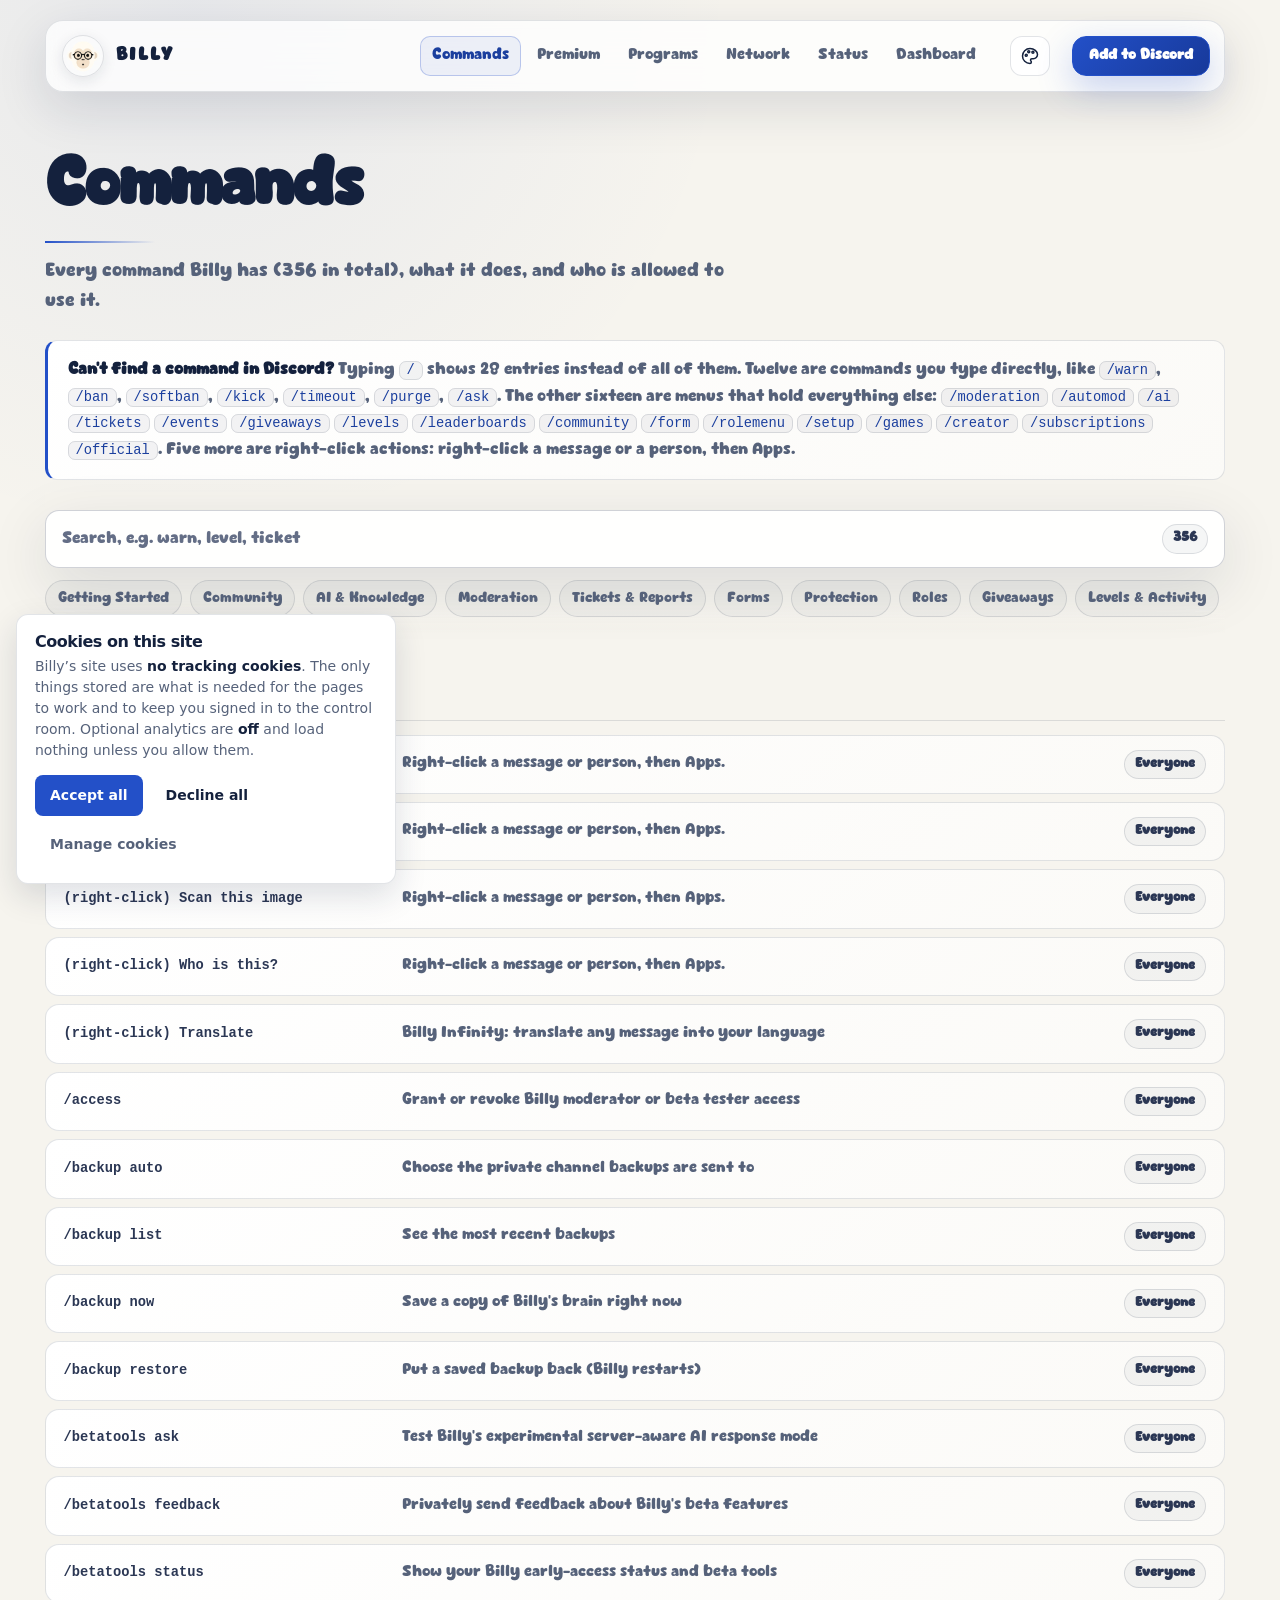
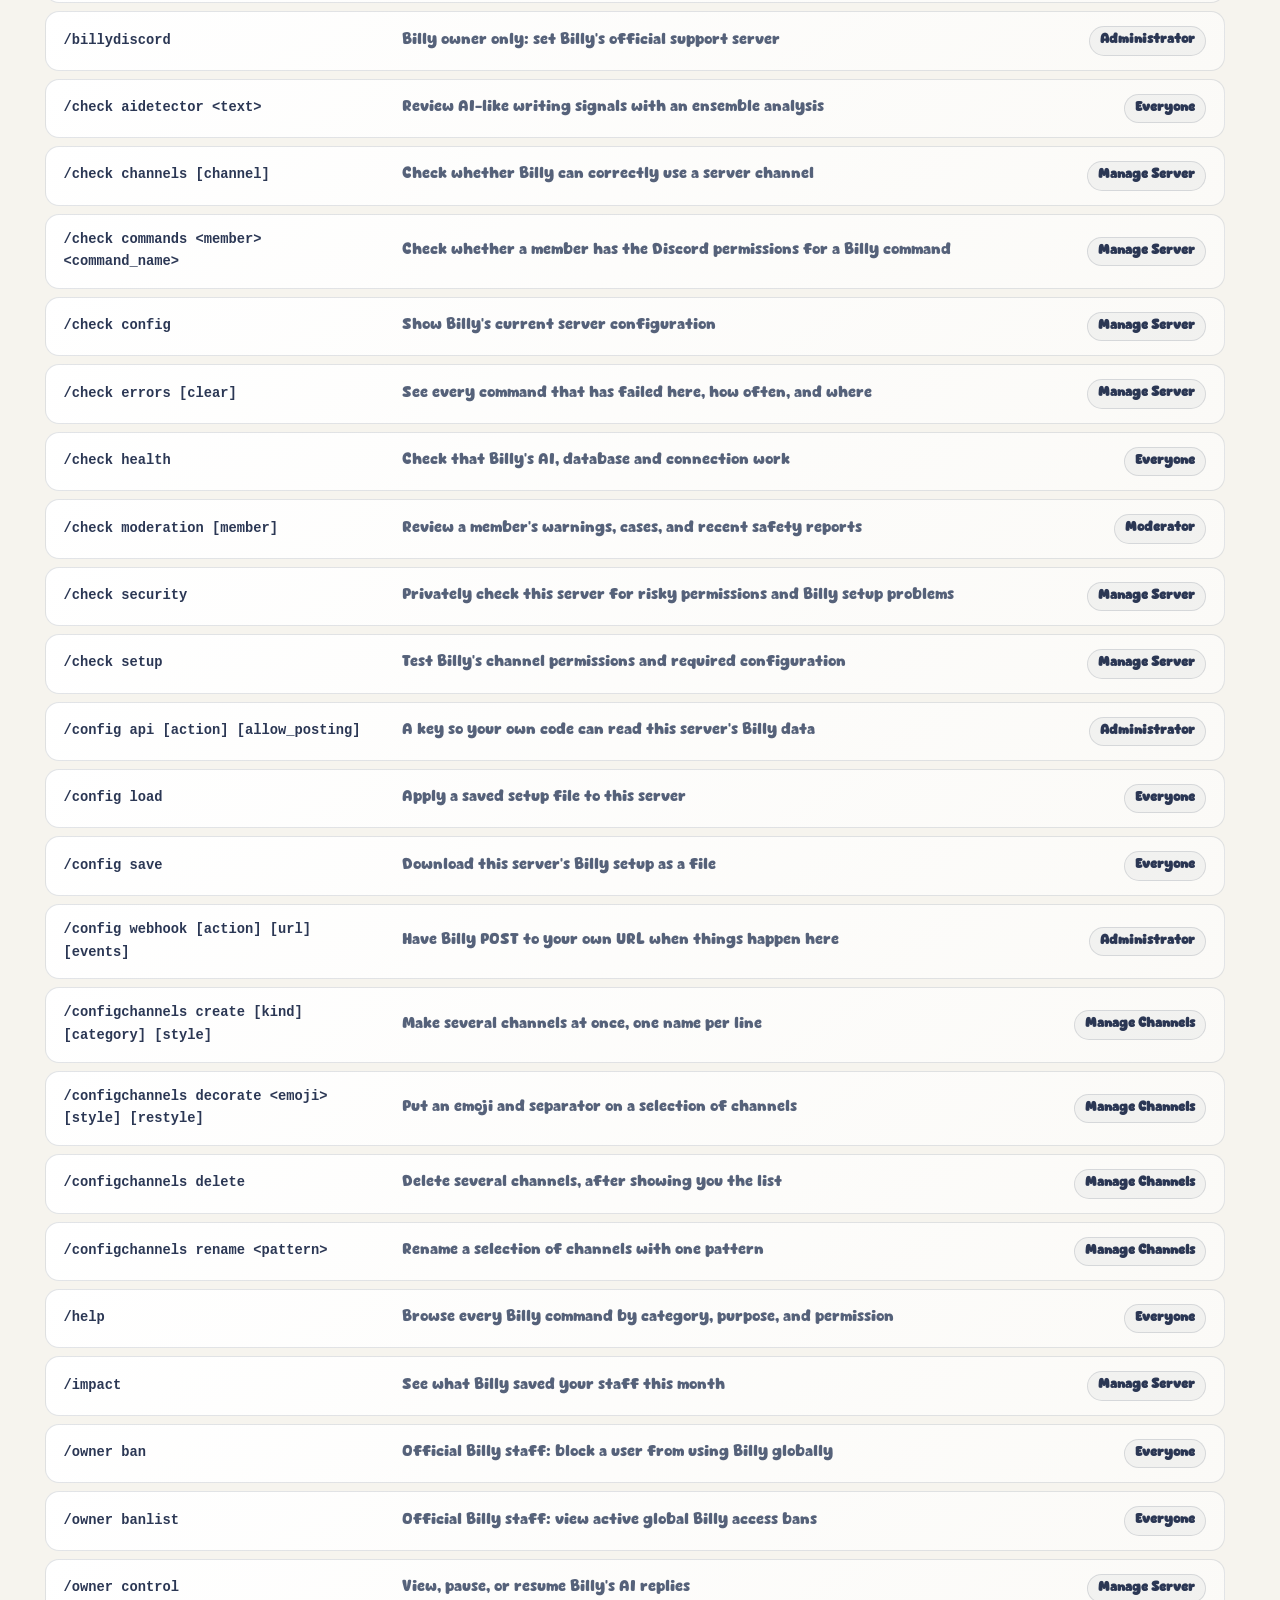
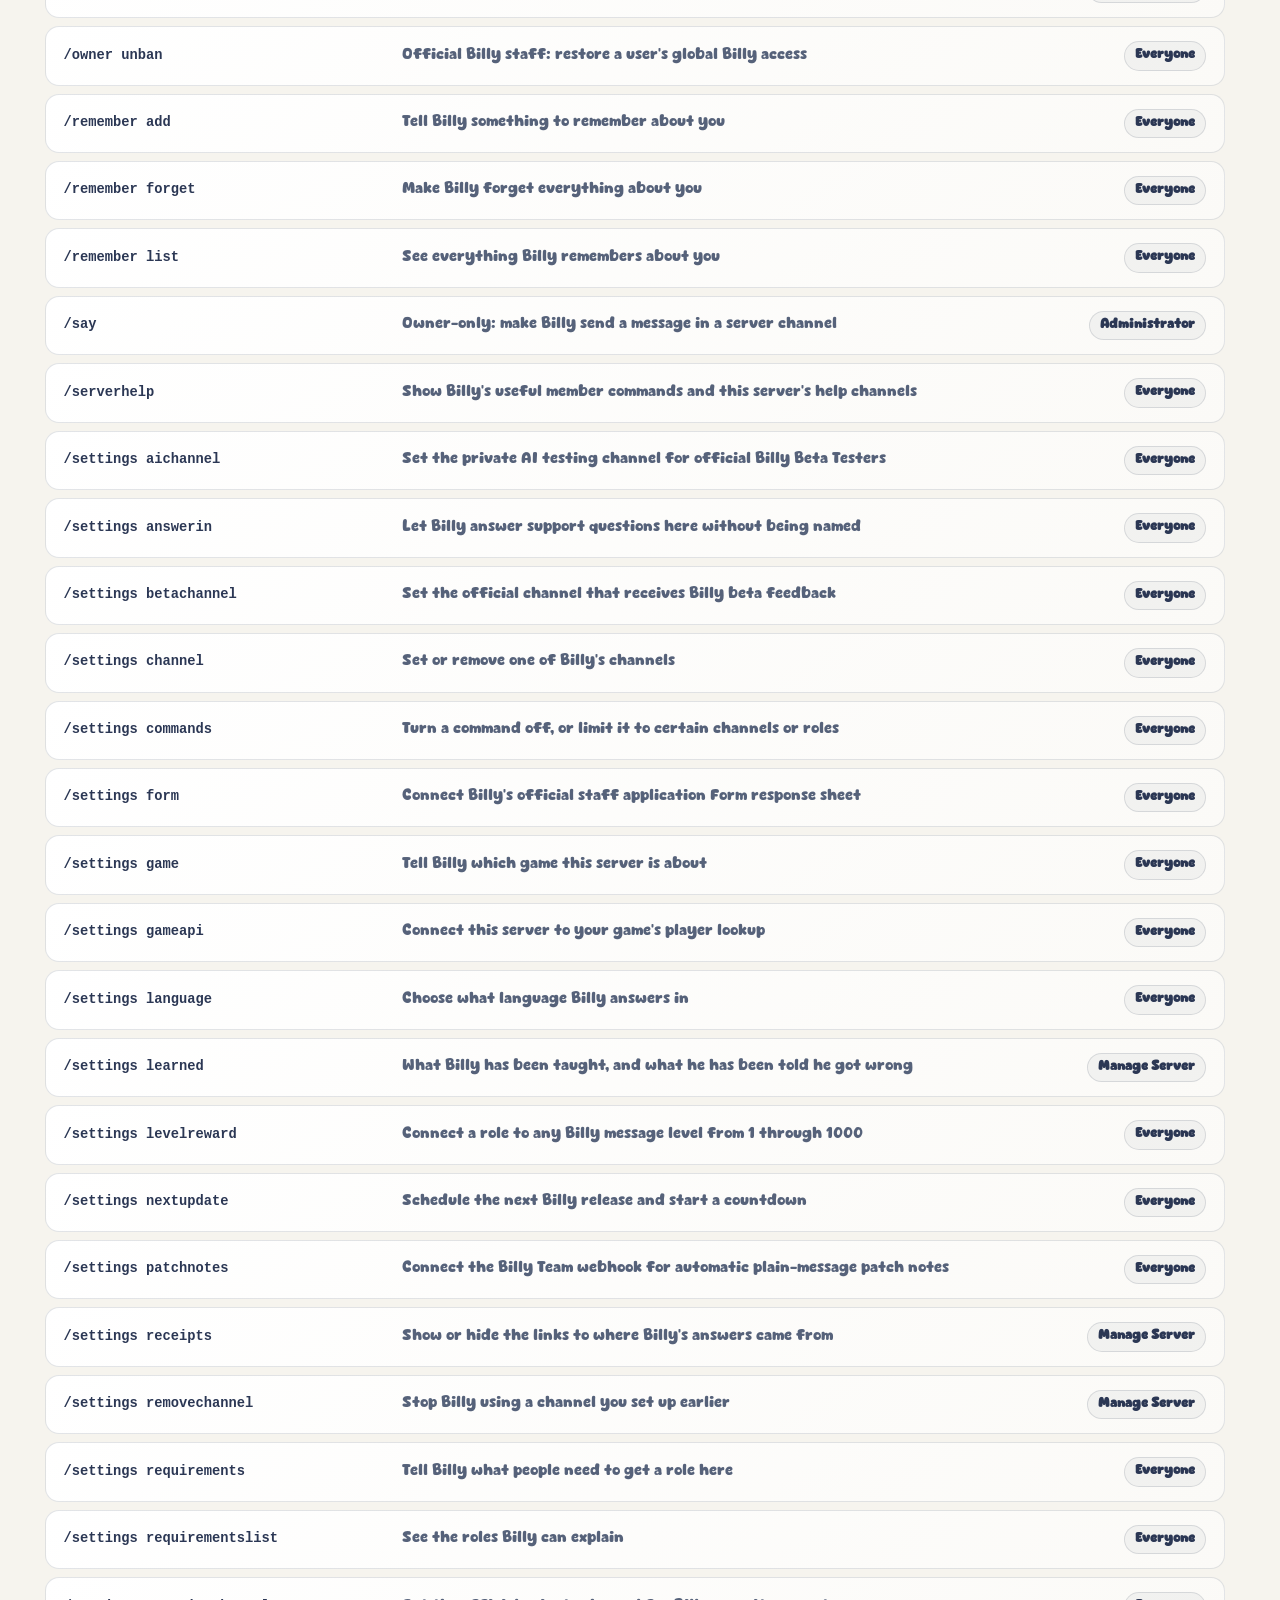
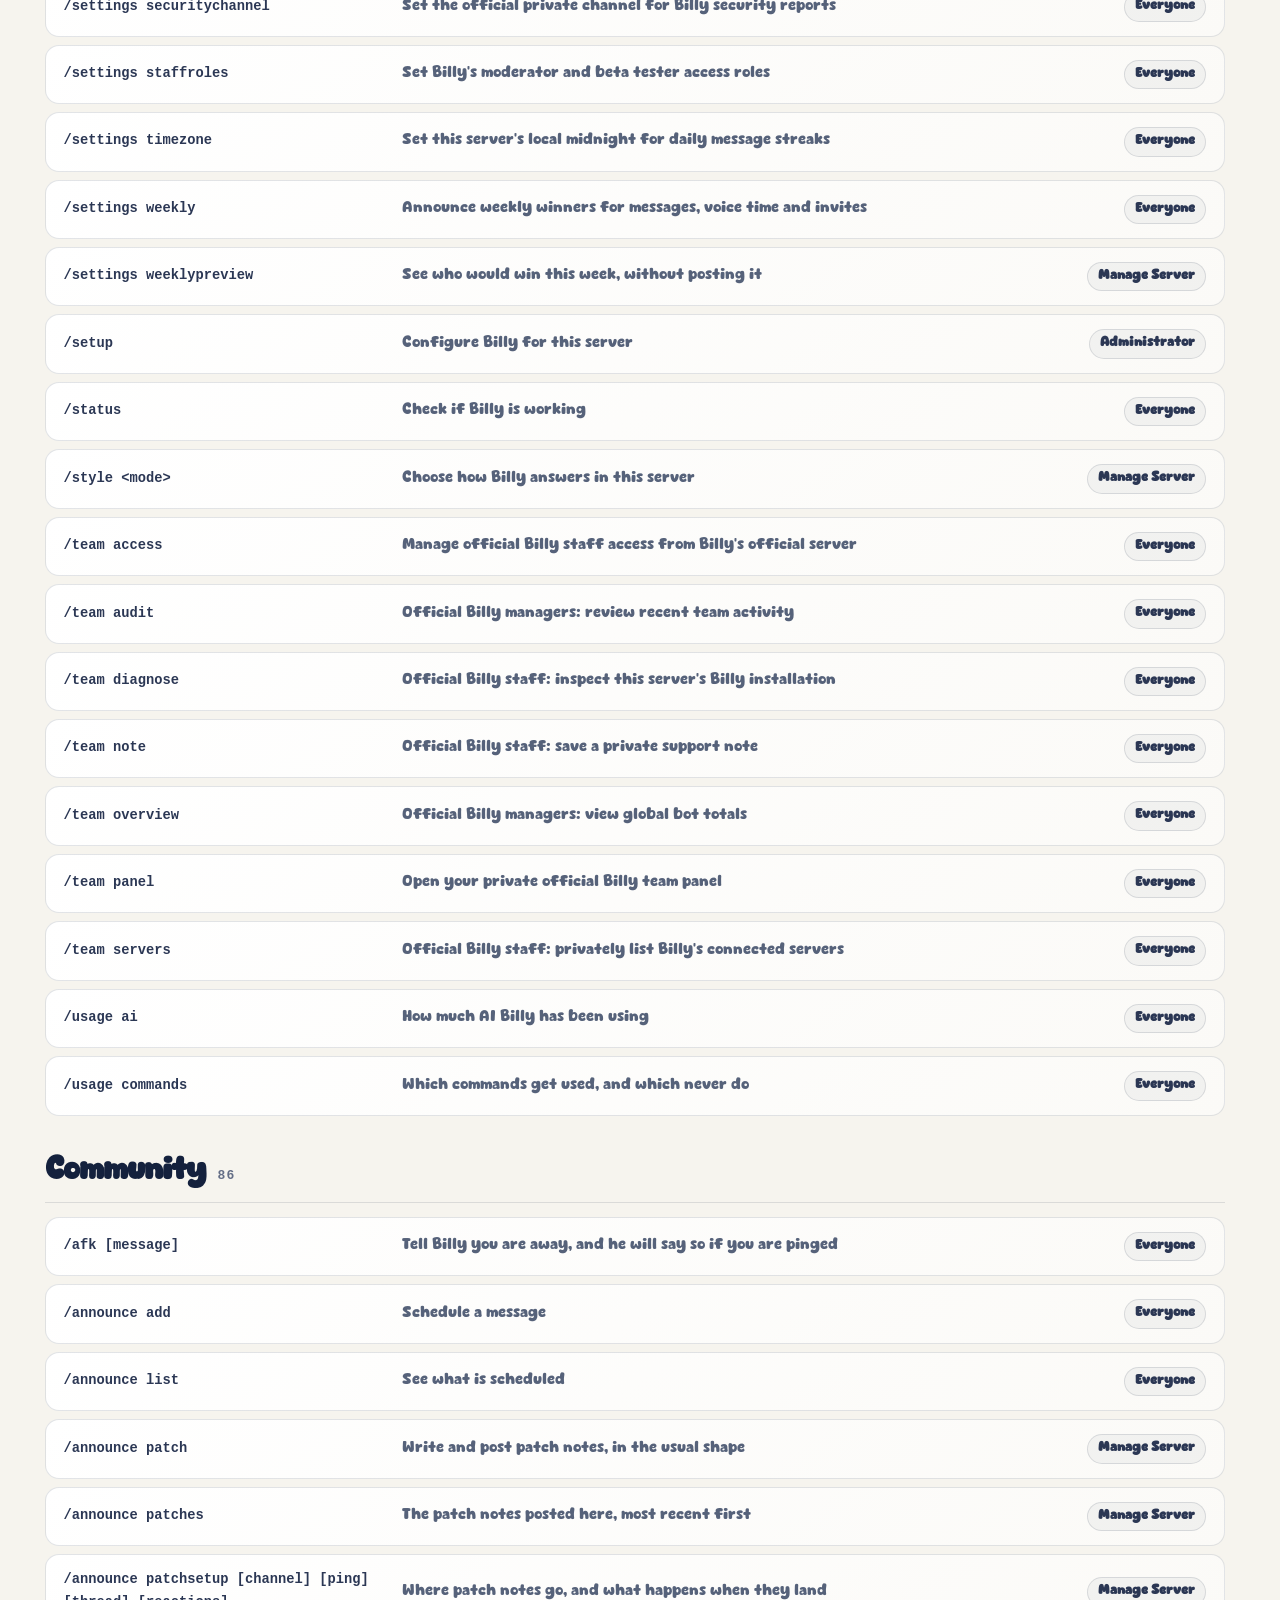
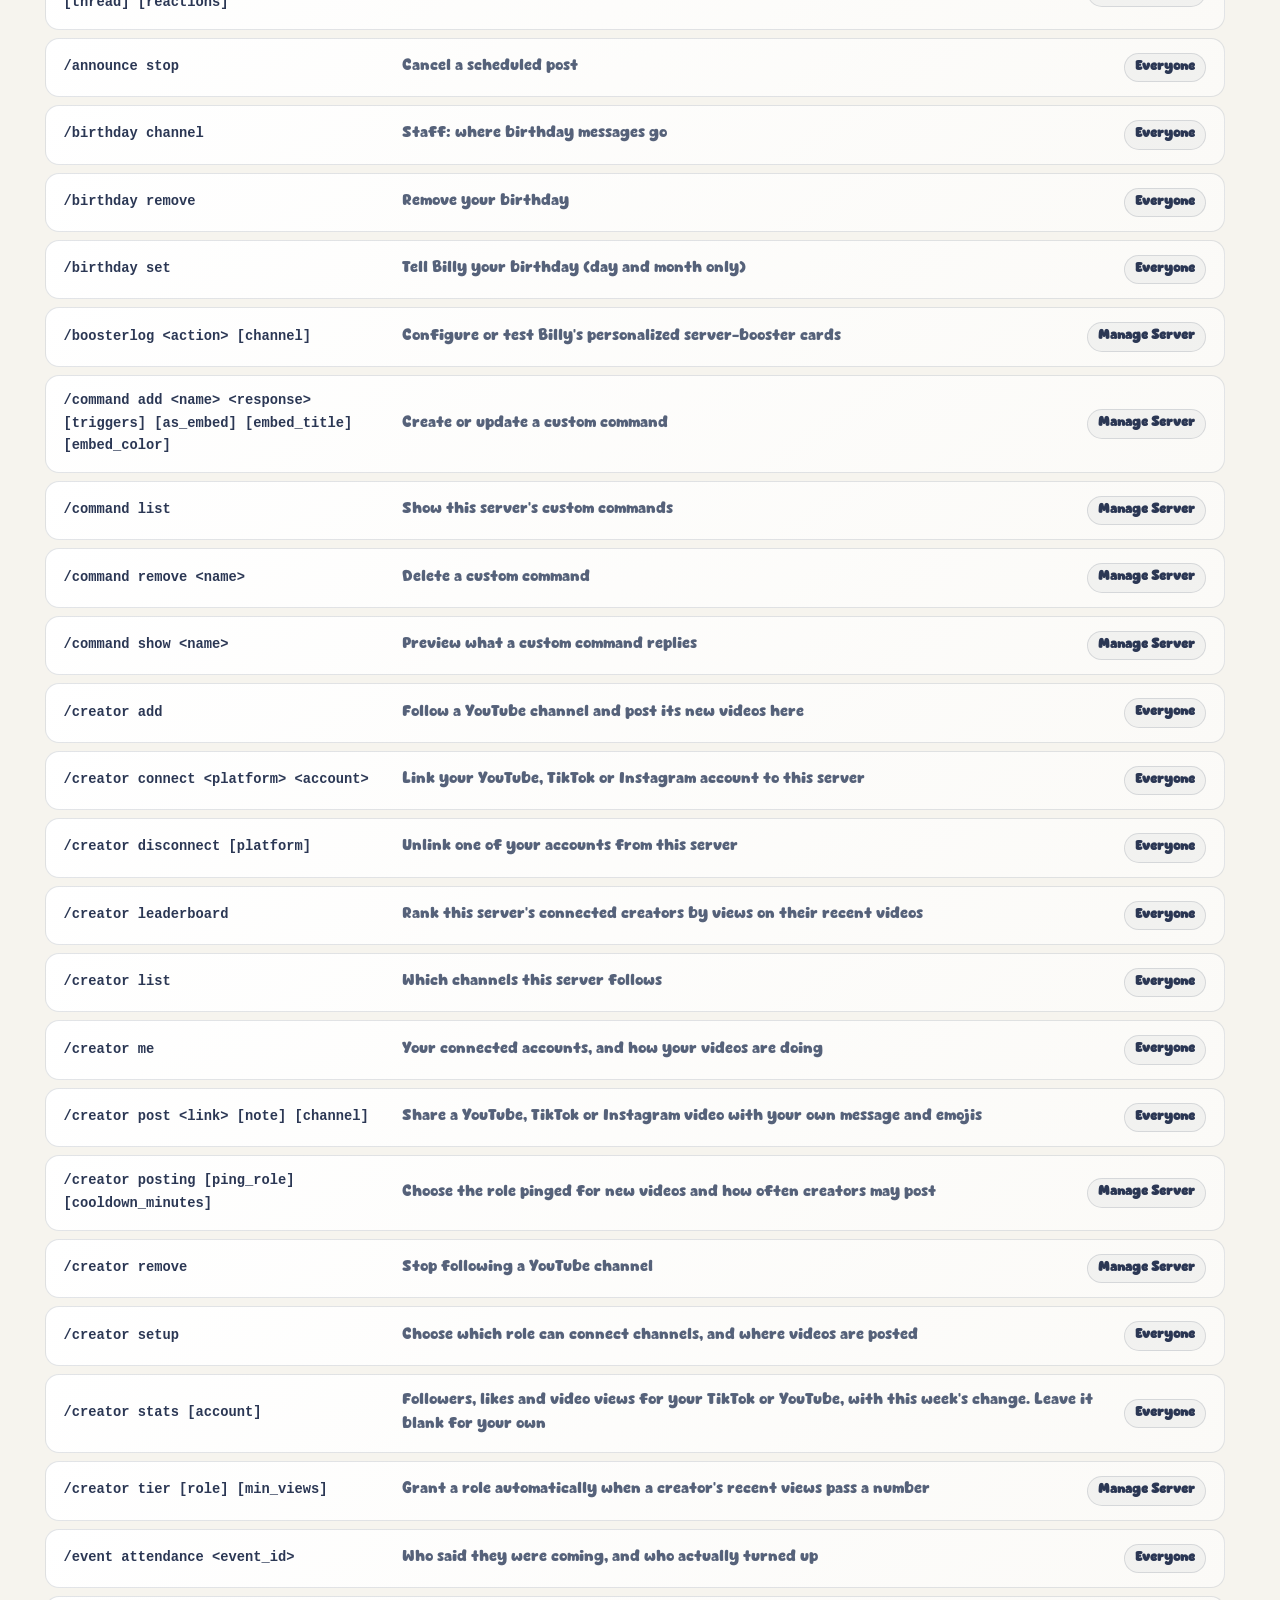
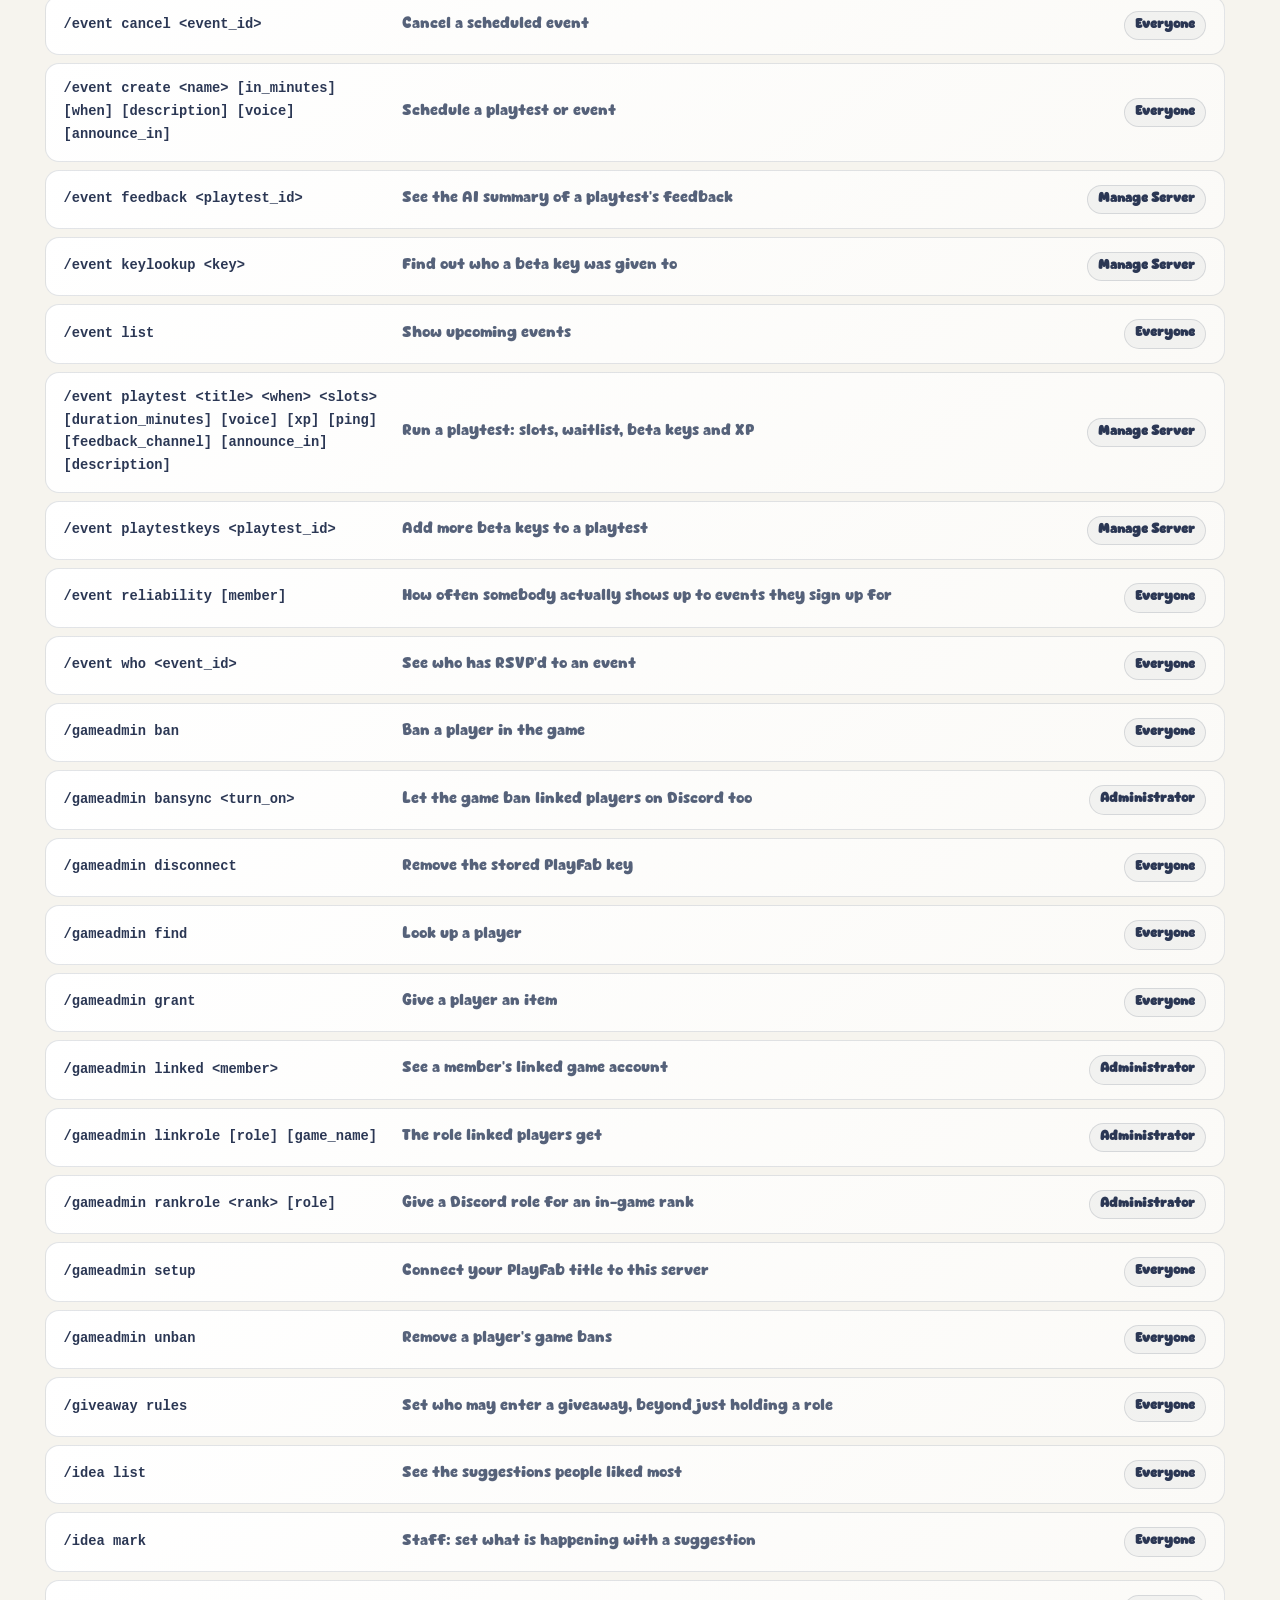
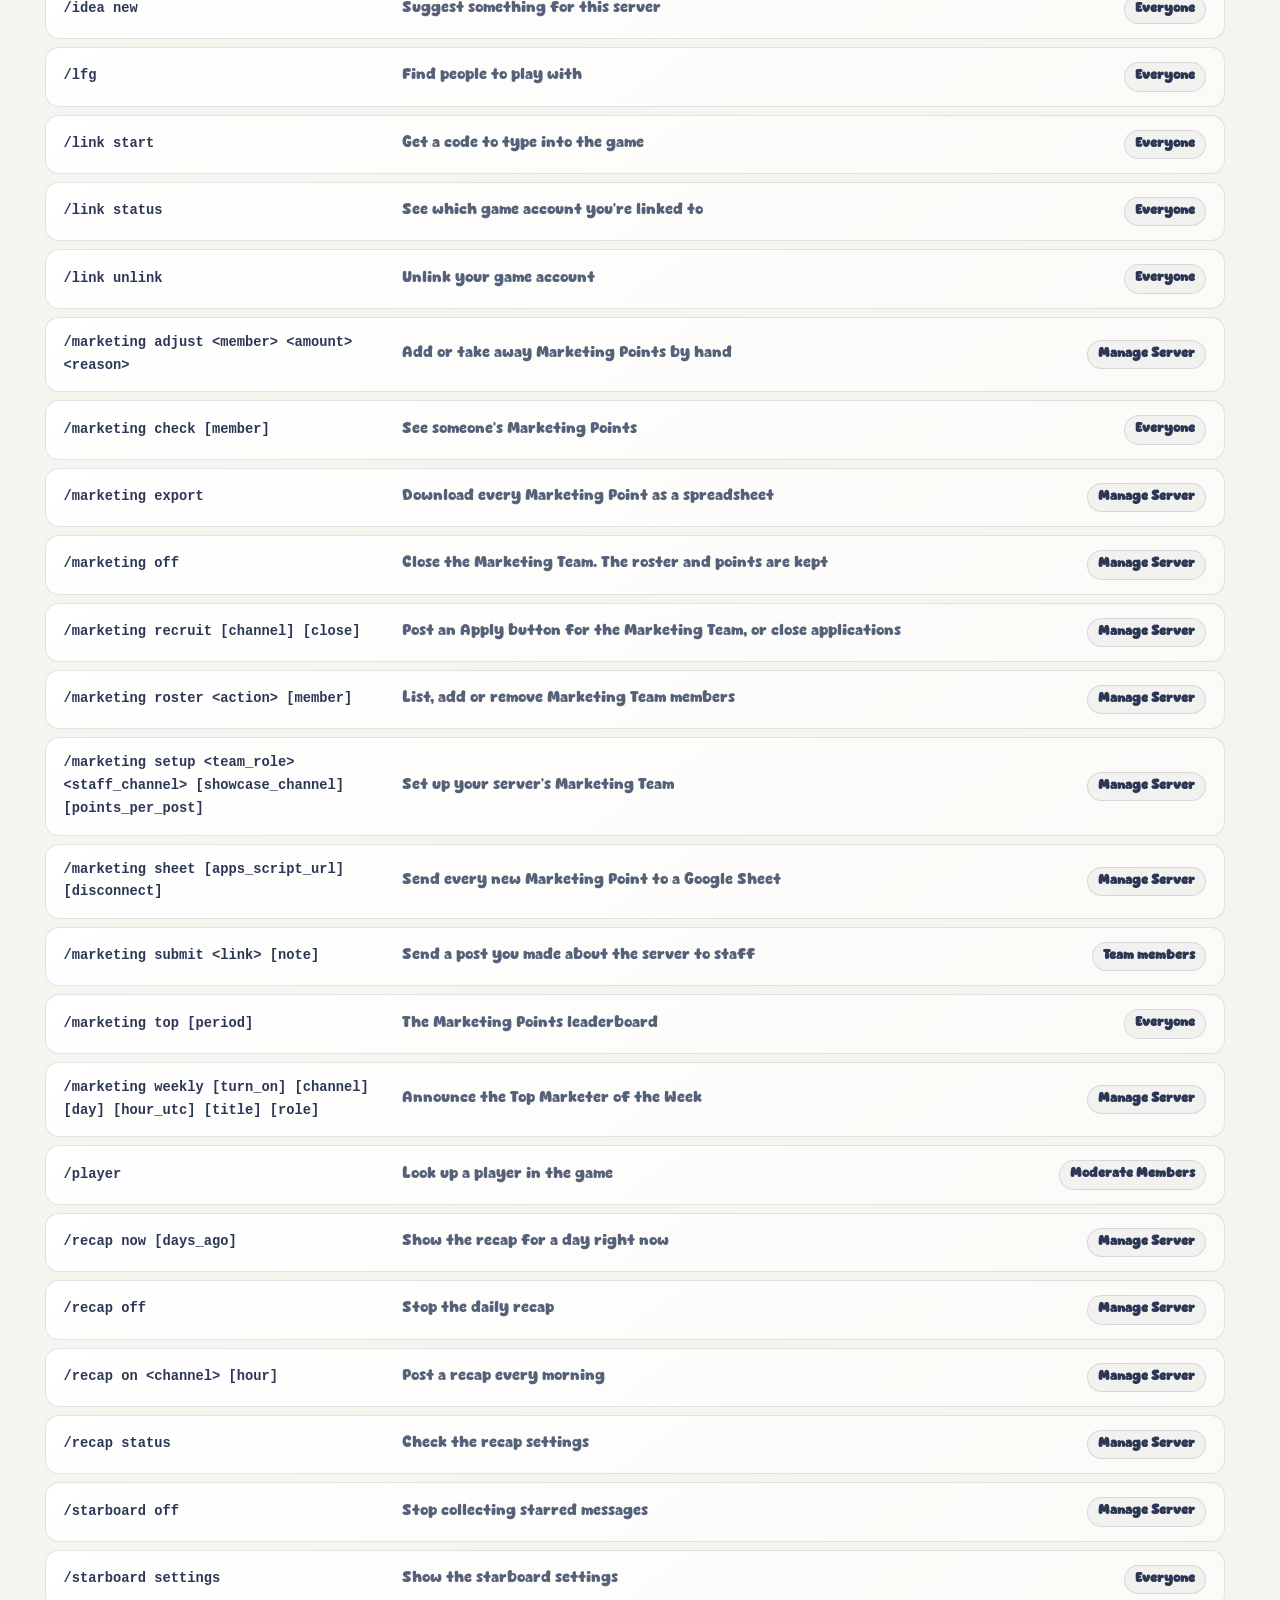
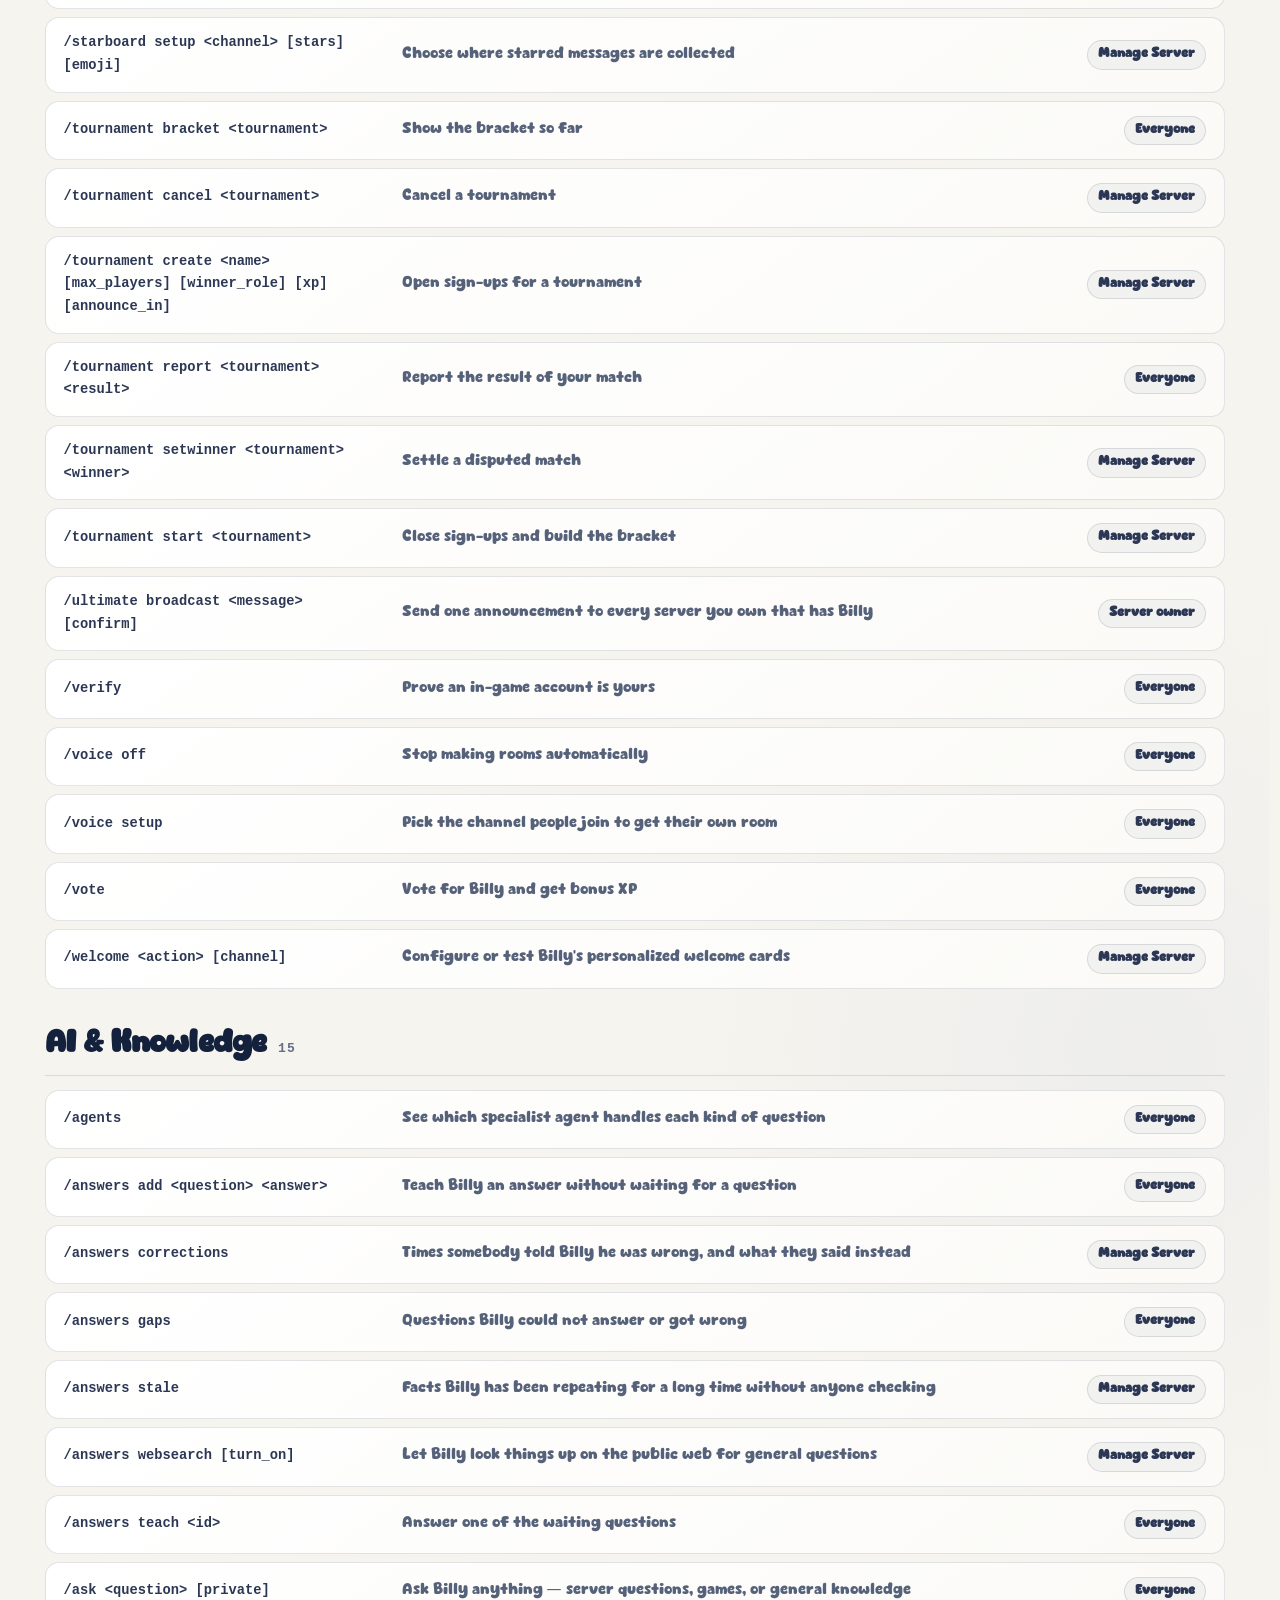
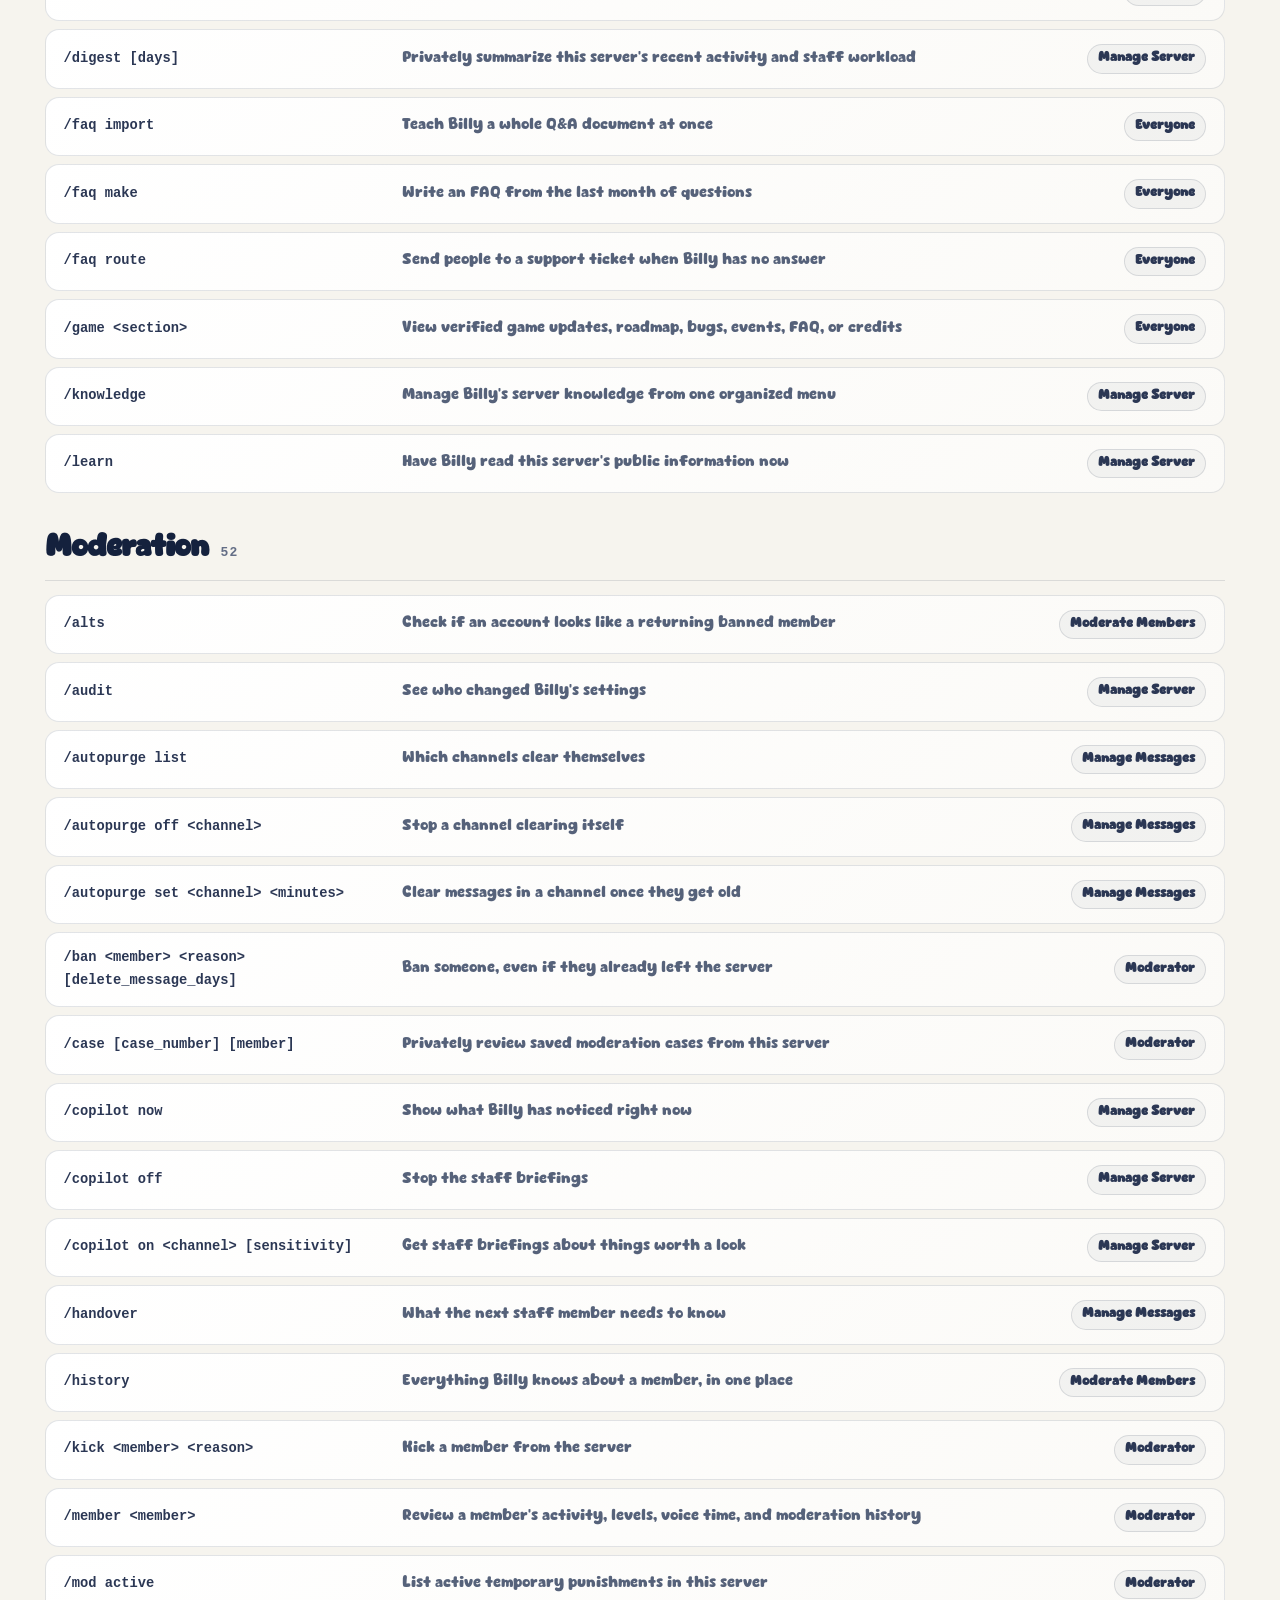
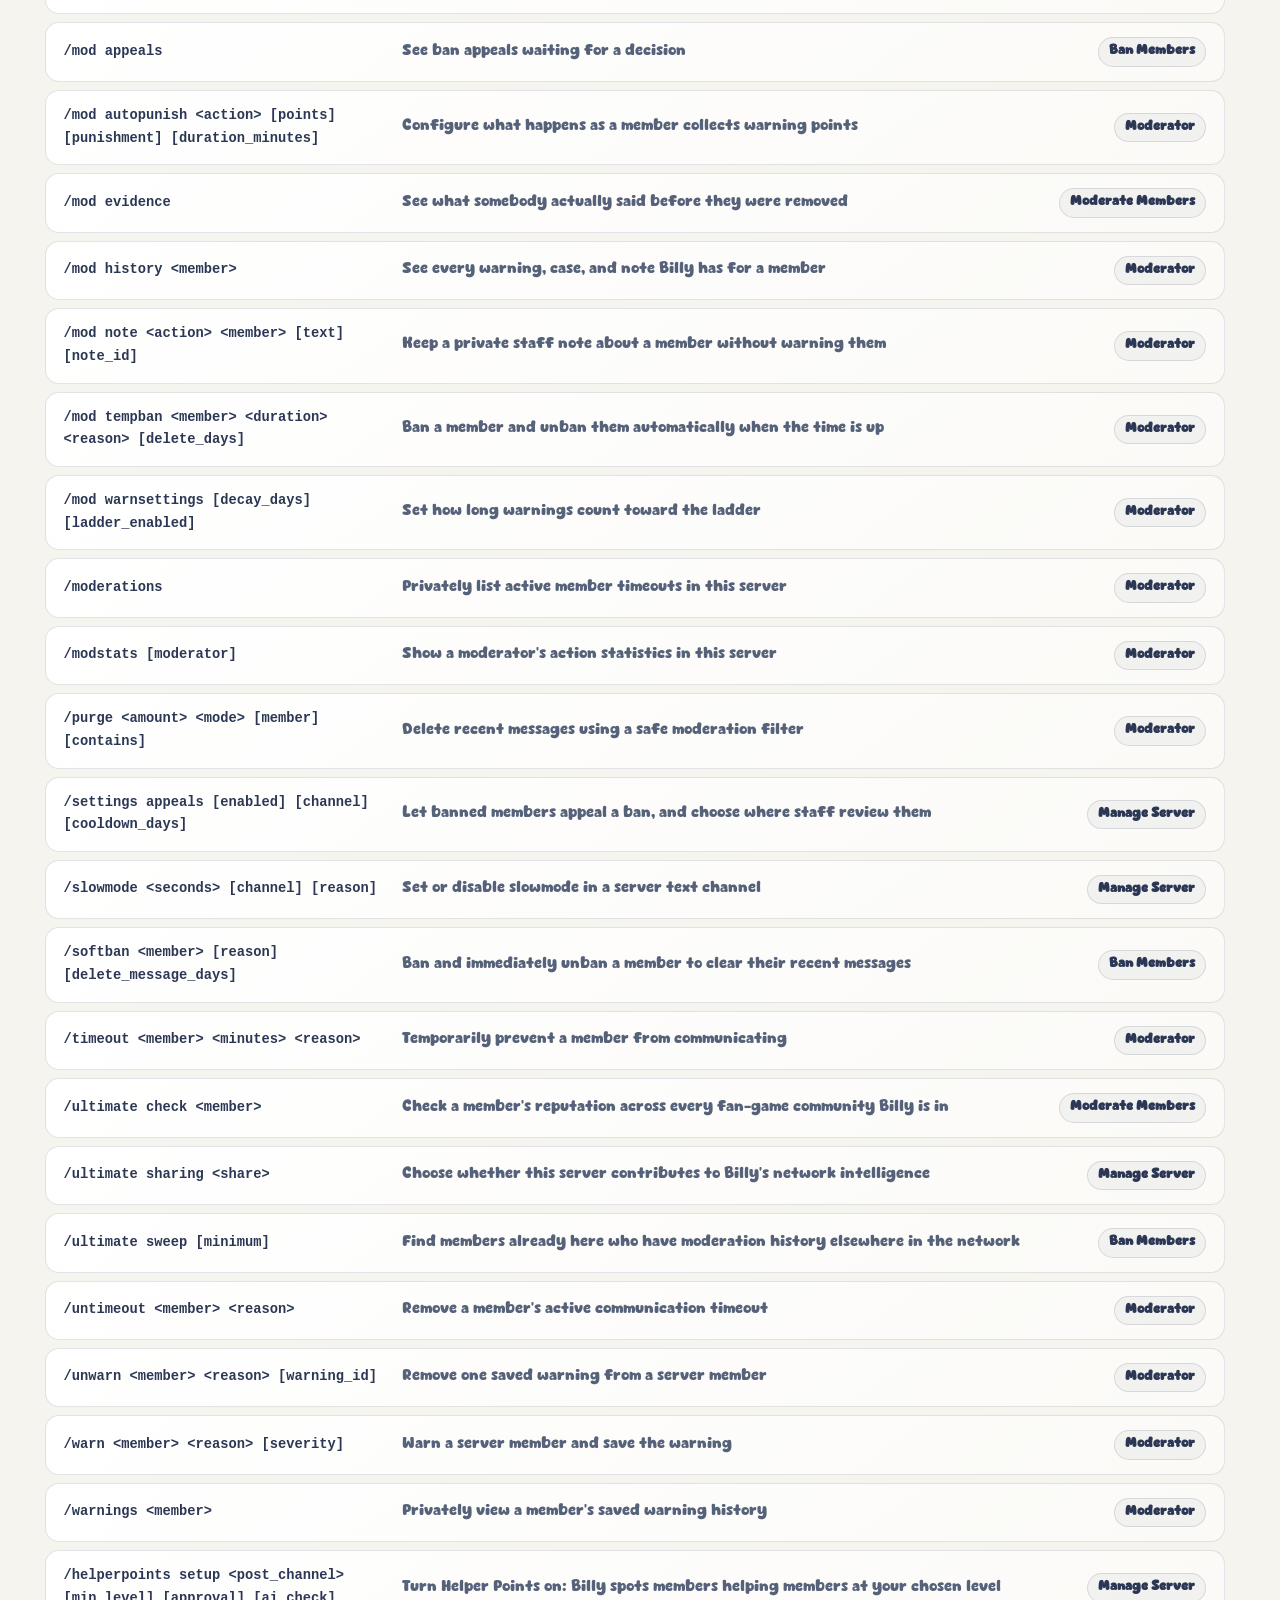
<file: commands/index.html>
<!DOCTYPE html>
<html lang="en">
<head>
<meta charset="utf-8">
<meta name="viewport" content="width=device-width, initial-scale=1">
<title>Commands | Billy the AI</title>
<meta name="description" content="Every Billy command, what it does, and the permission it needs.">
<meta property="og:title" content="Commands | Billy the AI">
<meta property="og:description" content="Every Billy command, what it does, and the permission it needs.">
<meta property="og:image" content="https://billy-the-ai.github.io/og.png">
<meta property="og:image:width" content="1200">
<meta property="og:image:height" content="630">
<meta name="theme-color" content="#f6f4ee">
<link rel="icon" href="/billy-icon.webp" type="image/webp">
<script>document.documentElement.classList.add("js");</script>
<link rel="preload" href="/fonts/Cute-Dino.otf" as="font" type="font/otf" crossorigin>
<script src="/theme.js"></script>
<link rel="stylesheet" href="/site.css">
<link rel="stylesheet" href="/scrollbars.css">
</head>
<body>

<header class="site-header">
  <div class="container">
    <a class="logo" href="/"><img src="/billy-icon.webp" alt="">Billy</a>
    <nav class="site-nav" aria-label="Main">
      <a href="/commands/" aria-current="page">Commands</a>
      <a href="/premium/">Premium</a>
      <a href="/programs/">Programs</a>
      <a href="/network/">Network</a>
      <a href="/status/">Status</a>
      <a href="/dashboard/">Dashboard</a>
    </nav>
    <a class="btn btn-primary btn-small" href="https://discord.com/oauth2/authorize?client_id=1515868648819003402&amp;scope=bot%20applications.commands">Add to Discord</a>
  </div>
</header>

<main class="container">
  <section class="page-top">
    <h1>Commands</h1>
    <p class="lede">Every command Billy has (356 in total), what it does, and who is allowed to use it.</p>
    <p class="note how-to"><b>Can't find a command in Discord?</b> Typing <code>/</code> shows 28 entries instead of all of them.
      Twelve are commands you type directly, like <code>/warn</code>, <code>/ban</code>, <code>/softban</code>, <code>/kick</code>, <code>/timeout</code>, <code>/purge</code>, <code>/ask</code>.
      The other sixteen are menus that hold everything else: <code>/moderation</code> <code>/automod</code> <code>/ai</code> <code>/tickets</code> <code>/events</code> <code>/giveaways</code> <code>/levels</code> <code>/leaderboards</code> <code>/community</code> <code>/form</code> <code>/rolemenu</code> <code>/setup</code> <code>/games</code> <code>/creator</code> <code>/subscriptions</code> <code>/official</code>.
      Five more are right-click actions: right-click a message or a person, then Apps.</p>
  </section>

  <div class="cmd-tools">
    <div class="cmd-search">
      <input id="cmdSearch" type="search" placeholder="Search, e.g. warn, level, ticket" aria-label="Search commands" autocomplete="off">
      <span class="tag" id="cmdCount">356</span>
    </div>
    <nav class="cmd-jump" aria-label="Jump to a category">
      <a href="#getting-started">Getting Started</a>
      <a href="#community">Community</a>
      <a href="#ai-knowledge">AI &amp; Knowledge</a>
      <a href="#moderation">Moderation</a>
      <a href="#tickets-reports">Tickets &amp; Reports</a>
      <a href="#forms">Forms</a>
      <a href="#protection">Protection</a>
      <a href="#roles">Roles</a>
      <a href="#giveaways">Giveaways</a>
      <a href="#levels-activity">Levels &amp; Activity</a>
      <a href="#premium">Premium</a>
    </nav>
  </div>

  <div id="cmdResults">
    <section class="cmd-group" id="getting-started" data-name="Getting Started">
      <h2>Getting Started <small>76</small></h2>
      <ul class="cmd-list">
        <li><code>(right-click) Ask Billy about this</code><span>Right-click a message or person, then Apps.</span><b class="tag">Everyone</b></li>
        <li><code>(right-click) Report this to staff</code><span>Right-click a message or person, then Apps.</span><b class="tag">Everyone</b></li>
        <li><code>(right-click) Scan this image</code><span>Right-click a message or person, then Apps.</span><b class="tag">Everyone</b></li>
        <li><code>(right-click) Who is this?</code><span>Right-click a message or person, then Apps.</span><b class="tag">Everyone</b></li>
        <li><code>(right-click) Translate</code><span>Billy Infinity: translate any message into your language</span><b class="tag">Everyone</b></li>
        <li><code>/access</code><span>Grant or revoke Billy moderator or beta tester access</span><b class="tag">Everyone</b></li>
        <li><code>/backup auto</code><span>Choose the private channel backups are sent to</span><b class="tag">Everyone</b></li>
        <li><code>/backup list</code><span>See the most recent backups</span><b class="tag">Everyone</b></li>
        <li><code>/backup now</code><span>Save a copy of Billy&#x27;s brain right now</span><b class="tag">Everyone</b></li>
        <li><code>/backup restore</code><span>Put a saved backup back (Billy restarts)</span><b class="tag">Everyone</b></li>
        <li><code>/betatools ask</code><span>Test Billy&#x27;s experimental server-aware AI response mode</span><b class="tag">Everyone</b></li>
        <li><code>/betatools feedback</code><span>Privately send feedback about Billy&#x27;s beta features</span><b class="tag">Everyone</b></li>
        <li><code>/betatools status</code><span>Show your Billy early-access status and beta tools</span><b class="tag">Everyone</b></li>
        <li><code>/billydiscord</code><span>Billy owner only: set Billy&#x27;s official support server</span><b class="tag">Administrator</b></li>
        <li><code>/check aidetector &lt;text&gt;</code><span>Review AI-like writing signals with an ensemble analysis</span><b class="tag">Everyone</b></li>
        <li><code>/check channels [channel]</code><span>Check whether Billy can correctly use a server channel</span><b class="tag">Manage Server</b></li>
        <li><code>/check commands &lt;member&gt; &lt;command_name&gt;</code><span>Check whether a member has the Discord permissions for a Billy command</span><b class="tag">Manage Server</b></li>
        <li><code>/check config</code><span>Show Billy&#x27;s current server configuration</span><b class="tag">Manage Server</b></li>
        <li><code>/check errors [clear]</code><span>See every command that has failed here, how often, and where</span><b class="tag">Manage Server</b></li>
        <li><code>/check health</code><span>Check that Billy&#x27;s AI, database and connection work</span><b class="tag">Everyone</b></li>
        <li><code>/check moderation [member]</code><span>Review a member&#x27;s warnings, cases, and recent safety reports</span><b class="tag">Moderator</b></li>
        <li><code>/check security</code><span>Privately check this server for risky permissions and Billy setup problems</span><b class="tag">Manage Server</b></li>
        <li><code>/check setup</code><span>Test Billy&#x27;s channel permissions and required configuration</span><b class="tag">Manage Server</b></li>
        <li><code>/config api [action] [allow_posting]</code><span>A key so your own code can read this server&#x27;s Billy data</span><b class="tag">Administrator</b></li>
        <li><code>/config load</code><span>Apply a saved setup file to this server</span><b class="tag">Everyone</b></li>
        <li><code>/config save</code><span>Download this server&#x27;s Billy setup as a file</span><b class="tag">Everyone</b></li>
        <li><code>/config webhook [action] [url] [events]</code><span>Have Billy POST to your own URL when things happen here</span><b class="tag">Administrator</b></li>
        <li><code>/configchannels create [kind] [category] [style]</code><span>Make several channels at once, one name per line</span><b class="tag">Manage Channels</b></li>
        <li><code>/configchannels decorate &lt;emoji&gt; [style] [restyle]</code><span>Put an emoji and separator on a selection of channels</span><b class="tag">Manage Channels</b></li>
        <li><code>/configchannels delete</code><span>Delete several channels, after showing you the list</span><b class="tag">Manage Channels</b></li>
        <li><code>/configchannels rename &lt;pattern&gt;</code><span>Rename a selection of channels with one pattern</span><b class="tag">Manage Channels</b></li>
        <li><code>/help</code><span>Browse every Billy command by category, purpose, and permission</span><b class="tag">Everyone</b></li>
        <li><code>/impact</code><span>See what Billy saved your staff this month</span><b class="tag">Manage Server</b></li>
        <li><code>/owner ban</code><span>Official Billy staff: block a user from using Billy globally</span><b class="tag">Everyone</b></li>
        <li><code>/owner banlist</code><span>Official Billy staff: view active global Billy access bans</span><b class="tag">Everyone</b></li>
        <li><code>/owner control</code><span>View, pause, or resume Billy&#x27;s AI replies</span><b class="tag">Manage Server</b></li>
        <li><code>/owner unban</code><span>Official Billy staff: restore a user&#x27;s global Billy access</span><b class="tag">Everyone</b></li>
        <li><code>/remember add</code><span>Tell Billy something to remember about you</span><b class="tag">Everyone</b></li>
        <li><code>/remember forget</code><span>Make Billy forget everything about you</span><b class="tag">Everyone</b></li>
        <li><code>/remember list</code><span>See everything Billy remembers about you</span><b class="tag">Everyone</b></li>
        <li><code>/say</code><span>Owner-only: make Billy send a message in a server channel</span><b class="tag">Administrator</b></li>
        <li><code>/serverhelp</code><span>Show Billy&#x27;s useful member commands and this server&#x27;s help channels</span><b class="tag">Everyone</b></li>
        <li><code>/settings aichannel</code><span>Set the private AI testing channel for official Billy Beta Testers</span><b class="tag">Everyone</b></li>
        <li><code>/settings answerin</code><span>Let Billy answer support questions here without being named</span><b class="tag">Everyone</b></li>
        <li><code>/settings betachannel</code><span>Set the official channel that receives Billy beta feedback</span><b class="tag">Everyone</b></li>
        <li><code>/settings channel</code><span>Set or remove one of Billy&#x27;s channels</span><b class="tag">Everyone</b></li>
        <li><code>/settings commands</code><span>Turn a command off, or limit it to certain channels or roles</span><b class="tag">Everyone</b></li>
        <li><code>/settings form</code><span>Connect Billy&#x27;s official staff application Form response sheet</span><b class="tag">Everyone</b></li>
        <li><code>/settings game</code><span>Tell Billy which game this server is about</span><b class="tag">Everyone</b></li>
        <li><code>/settings gameapi</code><span>Connect this server to your game&#x27;s player lookup</span><b class="tag">Everyone</b></li>
        <li><code>/settings language</code><span>Choose what language Billy answers in</span><b class="tag">Everyone</b></li>
        <li><code>/settings learned</code><span>What Billy has been taught, and what he has been told he got wrong</span><b class="tag">Manage Server</b></li>
        <li><code>/settings levelreward</code><span>Connect a role to any Billy message level from 1 through 1000</span><b class="tag">Everyone</b></li>
        <li><code>/settings nextupdate</code><span>Schedule the next Billy release and start a countdown</span><b class="tag">Everyone</b></li>
        <li><code>/settings patchnotes</code><span>Connect the Billy Team webhook for automatic plain-message patch notes</span><b class="tag">Everyone</b></li>
        <li><code>/settings receipts</code><span>Show or hide the links to where Billy&#x27;s answers came from</span><b class="tag">Manage Server</b></li>
        <li><code>/settings removechannel</code><span>Stop Billy using a channel you set up earlier</span><b class="tag">Manage Server</b></li>
        <li><code>/settings requirements</code><span>Tell Billy what people need to get a role here</span><b class="tag">Everyone</b></li>
        <li><code>/settings requirementslist</code><span>See the roles Billy can explain</span><b class="tag">Everyone</b></li>
        <li><code>/settings securitychannel</code><span>Set the official private channel for Billy security reports</span><b class="tag">Everyone</b></li>
        <li><code>/settings staffroles</code><span>Set Billy&#x27;s moderator and beta tester access roles</span><b class="tag">Everyone</b></li>
        <li><code>/settings timezone</code><span>Set this server&#x27;s local midnight for daily message streaks</span><b class="tag">Everyone</b></li>
        <li><code>/settings weekly</code><span>Announce weekly winners for messages, voice time and invites</span><b class="tag">Everyone</b></li>
        <li><code>/settings weeklypreview</code><span>See who would win this week, without posting it</span><b class="tag">Manage Server</b></li>
        <li><code>/setup</code><span>Configure Billy for this server</span><b class="tag">Administrator</b></li>
        <li><code>/status</code><span>Check if Billy is working</span><b class="tag">Everyone</b></li>
        <li><code>/style &lt;mode&gt;</code><span>Choose how Billy answers in this server</span><b class="tag">Manage Server</b></li>
        <li><code>/team access</code><span>Manage official Billy staff access from Billy&#x27;s official server</span><b class="tag">Everyone</b></li>
        <li><code>/team audit</code><span>Official Billy managers: review recent team activity</span><b class="tag">Everyone</b></li>
        <li><code>/team diagnose</code><span>Official Billy staff: inspect this server&#x27;s Billy installation</span><b class="tag">Everyone</b></li>
        <li><code>/team note</code><span>Official Billy staff: save a private support note</span><b class="tag">Everyone</b></li>
        <li><code>/team overview</code><span>Official Billy managers: view global bot totals</span><b class="tag">Everyone</b></li>
        <li><code>/team panel</code><span>Open your private official Billy team panel</span><b class="tag">Everyone</b></li>
        <li><code>/team servers</code><span>Official Billy staff: privately list Billy&#x27;s connected servers</span><b class="tag">Everyone</b></li>
        <li><code>/usage ai</code><span>How much AI Billy has been using</span><b class="tag">Everyone</b></li>
        <li><code>/usage commands</code><span>Which commands get used, and which never do</span><b class="tag">Everyone</b></li>
      </ul>
    </section>

    <section class="cmd-group" id="community" data-name="Community">
      <h2>Community <small>86</small></h2>
      <ul class="cmd-list">
        <li><code>/afk [message]</code><span>Tell Billy you are away, and he will say so if you are pinged</span><b class="tag">Everyone</b></li>
        <li><code>/announce add</code><span>Schedule a message</span><b class="tag">Everyone</b></li>
        <li><code>/announce list</code><span>See what is scheduled</span><b class="tag">Everyone</b></li>
        <li><code>/announce patch</code><span>Write and post patch notes, in the usual shape</span><b class="tag">Manage Server</b></li>
        <li><code>/announce patches</code><span>The patch notes posted here, most recent first</span><b class="tag">Manage Server</b></li>
        <li><code>/announce patchsetup [channel] [ping] [thread] [reactions]</code><span>Where patch notes go, and what happens when they land</span><b class="tag">Manage Server</b></li>
        <li><code>/announce stop</code><span>Cancel a scheduled post</span><b class="tag">Everyone</b></li>
        <li><code>/birthday channel</code><span>Staff: where birthday messages go</span><b class="tag">Everyone</b></li>
        <li><code>/birthday remove</code><span>Remove your birthday</span><b class="tag">Everyone</b></li>
        <li><code>/birthday set</code><span>Tell Billy your birthday (day and month only)</span><b class="tag">Everyone</b></li>
        <li><code>/boosterlog &lt;action&gt; [channel]</code><span>Configure or test Billy&#x27;s personalized server-booster cards</span><b class="tag">Manage Server</b></li>
        <li><code>/command add &lt;name&gt; &lt;response&gt; [triggers] [as_embed] [embed_title] [embed_color]</code><span>Create or update a custom command</span><b class="tag">Manage Server</b></li>
        <li><code>/command list</code><span>Show this server&#x27;s custom commands</span><b class="tag">Manage Server</b></li>
        <li><code>/command remove &lt;name&gt;</code><span>Delete a custom command</span><b class="tag">Manage Server</b></li>
        <li><code>/command show &lt;name&gt;</code><span>Preview what a custom command replies</span><b class="tag">Manage Server</b></li>
        <li><code>/creator add</code><span>Follow a YouTube channel and post its new videos here</span><b class="tag">Everyone</b></li>
        <li><code>/creator connect &lt;platform&gt; &lt;account&gt;</code><span>Link your YouTube, TikTok or Instagram account to this server</span><b class="tag">Everyone</b></li>
        <li><code>/creator disconnect [platform]</code><span>Unlink one of your accounts from this server</span><b class="tag">Everyone</b></li>
        <li><code>/creator leaderboard</code><span>Rank this server&#x27;s connected creators by views on their recent videos</span><b class="tag">Everyone</b></li>
        <li><code>/creator list</code><span>Which channels this server follows</span><b class="tag">Everyone</b></li>
        <li><code>/creator me</code><span>Your connected accounts, and how your videos are doing</span><b class="tag">Everyone</b></li>
        <li><code>/creator post &lt;link&gt; [note] [channel]</code><span>Share a YouTube, TikTok or Instagram video with your own message and emojis</span><b class="tag">Everyone</b></li>
        <li><code>/creator posting [ping_role] [cooldown_minutes]</code><span>Choose the role pinged for new videos and how often creators may post</span><b class="tag">Manage Server</b></li>
        <li><code>/creator remove</code><span>Stop following a YouTube channel</span><b class="tag">Manage Server</b></li>
        <li><code>/creator setup</code><span>Choose which role can connect channels, and where videos are posted</span><b class="tag">Everyone</b></li>
        <li><code>/creator stats [account]</code><span>Followers, likes and video views for your TikTok or YouTube, with this week&#x27;s change. Leave it blank for your own</span><b class="tag">Everyone</b></li>
        <li><code>/creator tier [role] [min_views]</code><span>Grant a role automatically when a creator&#x27;s recent views pass a number</span><b class="tag">Manage Server</b></li>
        <li><code>/event attendance &lt;event_id&gt;</code><span>Who said they were coming, and who actually turned up</span><b class="tag">Everyone</b></li>
        <li><code>/event cancel &lt;event_id&gt;</code><span>Cancel a scheduled event</span><b class="tag">Everyone</b></li>
        <li><code>/event create &lt;name&gt; [in_minutes] [when] [description] [voice] [announce_in]</code><span>Schedule a playtest or event</span><b class="tag">Everyone</b></li>
        <li><code>/event feedback &lt;playtest_id&gt;</code><span>See the AI summary of a playtest&#x27;s feedback</span><b class="tag">Manage Server</b></li>
        <li><code>/event keylookup &lt;key&gt;</code><span>Find out who a beta key was given to</span><b class="tag">Manage Server</b></li>
        <li><code>/event list</code><span>Show upcoming events</span><b class="tag">Everyone</b></li>
        <li><code>/event playtest &lt;title&gt; &lt;when&gt; &lt;slots&gt; [duration_minutes] [voice] [xp] [ping] [feedback_channel] [announce_in] [description]</code><span>Run a playtest: slots, waitlist, beta keys and XP</span><b class="tag">Manage Server</b></li>
        <li><code>/event playtestkeys &lt;playtest_id&gt;</code><span>Add more beta keys to a playtest</span><b class="tag">Manage Server</b></li>
        <li><code>/event reliability [member]</code><span>How often somebody actually shows up to events they sign up for</span><b class="tag">Everyone</b></li>
        <li><code>/event who &lt;event_id&gt;</code><span>See who has RSVP&#x27;d to an event</span><b class="tag">Everyone</b></li>
        <li><code>/gameadmin ban</code><span>Ban a player in the game</span><b class="tag">Everyone</b></li>
        <li><code>/gameadmin bansync &lt;turn_on&gt;</code><span>Let the game ban linked players on Discord too</span><b class="tag">Administrator</b></li>
        <li><code>/gameadmin disconnect</code><span>Remove the stored PlayFab key</span><b class="tag">Everyone</b></li>
        <li><code>/gameadmin find</code><span>Look up a player</span><b class="tag">Everyone</b></li>
        <li><code>/gameadmin grant</code><span>Give a player an item</span><b class="tag">Everyone</b></li>
        <li><code>/gameadmin linked &lt;member&gt;</code><span>See a member&#x27;s linked game account</span><b class="tag">Administrator</b></li>
        <li><code>/gameadmin linkrole [role] [game_name]</code><span>The role linked players get</span><b class="tag">Administrator</b></li>
        <li><code>/gameadmin rankrole &lt;rank&gt; [role]</code><span>Give a Discord role for an in-game rank</span><b class="tag">Administrator</b></li>
        <li><code>/gameadmin setup</code><span>Connect your PlayFab title to this server</span><b class="tag">Everyone</b></li>
        <li><code>/gameadmin unban</code><span>Remove a player&#x27;s game bans</span><b class="tag">Everyone</b></li>
        <li><code>/giveaway rules</code><span>Set who may enter a giveaway, beyond just holding a role</span><b class="tag">Everyone</b></li>
        <li><code>/idea list</code><span>See the suggestions people liked most</span><b class="tag">Everyone</b></li>
        <li><code>/idea mark</code><span>Staff: set what is happening with a suggestion</span><b class="tag">Everyone</b></li>
        <li><code>/idea new</code><span>Suggest something for this server</span><b class="tag">Everyone</b></li>
        <li><code>/lfg</code><span>Find people to play with</span><b class="tag">Everyone</b></li>
        <li><code>/link start</code><span>Get a code to type into the game</span><b class="tag">Everyone</b></li>
        <li><code>/link status</code><span>See which game account you&#x27;re linked to</span><b class="tag">Everyone</b></li>
        <li><code>/link unlink</code><span>Unlink your game account</span><b class="tag">Everyone</b></li>
        <li><code>/marketing adjust &lt;member&gt; &lt;amount&gt; &lt;reason&gt;</code><span>Add or take away Marketing Points by hand</span><b class="tag">Manage Server</b></li>
        <li><code>/marketing check [member]</code><span>See someone&#x27;s Marketing Points</span><b class="tag">Everyone</b></li>
        <li><code>/marketing export</code><span>Download every Marketing Point as a spreadsheet</span><b class="tag">Manage Server</b></li>
        <li><code>/marketing off</code><span>Close the Marketing Team. The roster and points are kept</span><b class="tag">Manage Server</b></li>
        <li><code>/marketing recruit [channel] [close]</code><span>Post an Apply button for the Marketing Team, or close applications</span><b class="tag">Manage Server</b></li>
        <li><code>/marketing roster &lt;action&gt; [member]</code><span>List, add or remove Marketing Team members</span><b class="tag">Manage Server</b></li>
        <li><code>/marketing setup &lt;team_role&gt; &lt;staff_channel&gt; [showcase_channel] [points_per_post]</code><span>Set up your server&#x27;s Marketing Team</span><b class="tag">Manage Server</b></li>
        <li><code>/marketing sheet [apps_script_url] [disconnect]</code><span>Send every new Marketing Point to a Google Sheet</span><b class="tag">Manage Server</b></li>
        <li><code>/marketing submit &lt;link&gt; [note]</code><span>Send a post you made about the server to staff</span><b class="tag">Team members</b></li>
        <li><code>/marketing top [period]</code><span>The Marketing Points leaderboard</span><b class="tag">Everyone</b></li>
        <li><code>/marketing weekly [turn_on] [channel] [day] [hour_utc] [title] [role]</code><span>Announce the Top Marketer of the Week</span><b class="tag">Manage Server</b></li>
        <li><code>/player</code><span>Look up a player in the game</span><b class="tag">Moderate Members</b></li>
        <li><code>/recap now [days_ago]</code><span>Show the recap for a day right now</span><b class="tag">Manage Server</b></li>
        <li><code>/recap off</code><span>Stop the daily recap</span><b class="tag">Manage Server</b></li>
        <li><code>/recap on &lt;channel&gt; [hour]</code><span>Post a recap every morning</span><b class="tag">Manage Server</b></li>
        <li><code>/recap status</code><span>Check the recap settings</span><b class="tag">Manage Server</b></li>
        <li><code>/starboard off</code><span>Stop collecting starred messages</span><b class="tag">Manage Server</b></li>
        <li><code>/starboard settings</code><span>Show the starboard settings</span><b class="tag">Everyone</b></li>
        <li><code>/starboard setup &lt;channel&gt; [stars] [emoji]</code><span>Choose where starred messages are collected</span><b class="tag">Manage Server</b></li>
        <li><code>/tournament bracket &lt;tournament&gt;</code><span>Show the bracket so far</span><b class="tag">Everyone</b></li>
        <li><code>/tournament cancel &lt;tournament&gt;</code><span>Cancel a tournament</span><b class="tag">Manage Server</b></li>
        <li><code>/tournament create &lt;name&gt; [max_players] [winner_role] [xp] [announce_in]</code><span>Open sign-ups for a tournament</span><b class="tag">Manage Server</b></li>
        <li><code>/tournament report &lt;tournament&gt; &lt;result&gt;</code><span>Report the result of your match</span><b class="tag">Everyone</b></li>
        <li><code>/tournament setwinner &lt;tournament&gt; &lt;winner&gt;</code><span>Settle a disputed match</span><b class="tag">Manage Server</b></li>
        <li><code>/tournament start &lt;tournament&gt;</code><span>Close sign-ups and build the bracket</span><b class="tag">Manage Server</b></li>
        <li><code>/ultimate broadcast &lt;message&gt; [confirm]</code><span>Send one announcement to every server you own that has Billy</span><b class="tag">Server owner</b></li>
        <li><code>/verify</code><span>Prove an in-game account is yours</span><b class="tag">Everyone</b></li>
        <li><code>/voice off</code><span>Stop making rooms automatically</span><b class="tag">Everyone</b></li>
        <li><code>/voice setup</code><span>Pick the channel people join to get their own room</span><b class="tag">Everyone</b></li>
        <li><code>/vote</code><span>Vote for Billy and get bonus XP</span><b class="tag">Everyone</b></li>
        <li><code>/welcome &lt;action&gt; [channel]</code><span>Configure or test Billy&#x27;s personalized welcome cards</span><b class="tag">Manage Server</b></li>
      </ul>
    </section>

    <section class="cmd-group" id="ai-knowledge" data-name="AI &amp; Knowledge">
      <h2>AI &amp; Knowledge <small>15</small></h2>
      <ul class="cmd-list">
        <li><code>/agents</code><span>See which specialist agent handles each kind of question</span><b class="tag">Everyone</b></li>
        <li><code>/answers add &lt;question&gt; &lt;answer&gt;</code><span>Teach Billy an answer without waiting for a question</span><b class="tag">Everyone</b></li>
        <li><code>/answers corrections</code><span>Times somebody told Billy he was wrong, and what they said instead</span><b class="tag">Manage Server</b></li>
        <li><code>/answers gaps</code><span>Questions Billy could not answer or got wrong</span><b class="tag">Everyone</b></li>
        <li><code>/answers stale</code><span>Facts Billy has been repeating for a long time without anyone checking</span><b class="tag">Manage Server</b></li>
        <li><code>/answers websearch [turn_on]</code><span>Let Billy look things up on the public web for general questions</span><b class="tag">Manage Server</b></li>
        <li><code>/answers teach &lt;id&gt;</code><span>Answer one of the waiting questions</span><b class="tag">Everyone</b></li>
        <li><code>/ask &lt;question&gt; [private]</code><span>Ask Billy anything — server questions, games, or general knowledge</span><b class="tag">Everyone</b></li>
        <li><code>/digest [days]</code><span>Privately summarize this server&#x27;s recent activity and staff workload</span><b class="tag">Manage Server</b></li>
        <li><code>/faq import</code><span>Teach Billy a whole Q&amp;A document at once</span><b class="tag">Everyone</b></li>
        <li><code>/faq make</code><span>Write an FAQ from the last month of questions</span><b class="tag">Everyone</b></li>
        <li><code>/faq route</code><span>Send people to a support ticket when Billy has no answer</span><b class="tag">Everyone</b></li>
        <li><code>/game &lt;section&gt;</code><span>View verified game updates, roadmap, bugs, events, FAQ, or credits</span><b class="tag">Everyone</b></li>
        <li><code>/knowledge</code><span>Manage Billy&#x27;s server knowledge from one organized menu</span><b class="tag">Manage Server</b></li>
        <li><code>/learn</code><span>Have Billy read this server&#x27;s public information now</span><b class="tag">Manage Server</b></li>
      </ul>
    </section>

    <section class="cmd-group" id="moderation" data-name="Moderation">
      <h2>Moderation <small>52</small></h2>
      <ul class="cmd-list">
        <li><code>/alts</code><span>Check if an account looks like a returning banned member</span><b class="tag">Moderate Members</b></li>
        <li><code>/audit</code><span>See who changed Billy&#x27;s settings</span><b class="tag">Manage Server</b></li>
        <li><code>/autopurge list</code><span>Which channels clear themselves</span><b class="tag">Manage Messages</b></li>
        <li><code>/autopurge off &lt;channel&gt;</code><span>Stop a channel clearing itself</span><b class="tag">Manage Messages</b></li>
        <li><code>/autopurge set &lt;channel&gt; &lt;minutes&gt;</code><span>Clear messages in a channel once they get old</span><b class="tag">Manage Messages</b></li>
        <li><code>/ban &lt;member&gt; &lt;reason&gt; [delete_message_days]</code><span>Ban someone, even if they already left the server</span><b class="tag">Moderator</b></li>
        <li><code>/case [case_number] [member]</code><span>Privately review saved moderation cases from this server</span><b class="tag">Moderator</b></li>
        <li><code>/copilot now</code><span>Show what Billy has noticed right now</span><b class="tag">Manage Server</b></li>
        <li><code>/copilot off</code><span>Stop the staff briefings</span><b class="tag">Manage Server</b></li>
        <li><code>/copilot on &lt;channel&gt; [sensitivity]</code><span>Get staff briefings about things worth a look</span><b class="tag">Manage Server</b></li>
        <li><code>/handover</code><span>What the next staff member needs to know</span><b class="tag">Manage Messages</b></li>
        <li><code>/history</code><span>Everything Billy knows about a member, in one place</span><b class="tag">Moderate Members</b></li>
        <li><code>/kick &lt;member&gt; &lt;reason&gt;</code><span>Kick a member from the server</span><b class="tag">Moderator</b></li>
        <li><code>/member &lt;member&gt;</code><span>Review a member&#x27;s activity, levels, voice time, and moderation history</span><b class="tag">Moderator</b></li>
        <li><code>/mod active</code><span>List active temporary punishments in this server</span><b class="tag">Moderator</b></li>
        <li><code>/mod appeals</code><span>See ban appeals waiting for a decision</span><b class="tag">Ban Members</b></li>
        <li><code>/mod autopunish &lt;action&gt; [points] [punishment] [duration_minutes]</code><span>Configure what happens as a member collects warning points</span><b class="tag">Moderator</b></li>
        <li><code>/mod evidence</code><span>See what somebody actually said before they were removed</span><b class="tag">Moderate Members</b></li>
        <li><code>/mod history &lt;member&gt;</code><span>See every warning, case, and note Billy has for a member</span><b class="tag">Moderator</b></li>
        <li><code>/mod note &lt;action&gt; &lt;member&gt; [text] [note_id]</code><span>Keep a private staff note about a member without warning them</span><b class="tag">Moderator</b></li>
        <li><code>/mod tempban &lt;member&gt; &lt;duration&gt; &lt;reason&gt; [delete_days]</code><span>Ban a member and unban them automatically when the time is up</span><b class="tag">Moderator</b></li>
        <li><code>/mod warnsettings [decay_days] [ladder_enabled]</code><span>Set how long warnings count toward the ladder</span><b class="tag">Moderator</b></li>
        <li><code>/moderations</code><span>Privately list active member timeouts in this server</span><b class="tag">Moderator</b></li>
        <li><code>/modstats [moderator]</code><span>Show a moderator&#x27;s action statistics in this server</span><b class="tag">Moderator</b></li>
        <li><code>/purge &lt;amount&gt; &lt;mode&gt; [member] [contains]</code><span>Delete recent messages using a safe moderation filter</span><b class="tag">Moderator</b></li>
        <li><code>/settings appeals [enabled] [channel] [cooldown_days]</code><span>Let banned members appeal a ban, and choose where staff review them</span><b class="tag">Manage Server</b></li>
        <li><code>/slowmode &lt;seconds&gt; [channel] [reason]</code><span>Set or disable slowmode in a server text channel</span><b class="tag">Manage Server</b></li>
        <li><code>/softban &lt;member&gt; [reason] [delete_message_days]</code><span>Ban and immediately unban a member to clear their recent messages</span><b class="tag">Ban Members</b></li>
        <li><code>/timeout &lt;member&gt; &lt;minutes&gt; &lt;reason&gt;</code><span>Temporarily prevent a member from communicating</span><b class="tag">Moderator</b></li>
        <li><code>/ultimate check &lt;member&gt;</code><span>Check a member&#x27;s reputation across every fan-game community Billy is in</span><b class="tag">Moderate Members</b></li>
        <li><code>/ultimate sharing &lt;share&gt;</code><span>Choose whether this server contributes to Billy&#x27;s network intelligence</span><b class="tag">Manage Server</b></li>
        <li><code>/ultimate sweep [minimum]</code><span>Find members already here who have moderation history elsewhere in the network</span><b class="tag">Ban Members</b></li>
        <li><code>/untimeout &lt;member&gt; &lt;reason&gt;</code><span>Remove a member&#x27;s active communication timeout</span><b class="tag">Moderator</b></li>
        <li><code>/unwarn &lt;member&gt; &lt;reason&gt; [warning_id]</code><span>Remove one saved warning from a server member</span><b class="tag">Moderator</b></li>
        <li><code>/warn &lt;member&gt; &lt;reason&gt; [severity]</code><span>Warn a server member and save the warning</span><b class="tag">Moderator</b></li>
        <li><code>/warnings &lt;member&gt;</code><span>Privately view a member&#x27;s saved warning history</span><b class="tag">Moderator</b></li>
        <li><code>/helperpoints setup &lt;post_channel&gt; [min_level] [approval] [ai_check]</code><span>Turn Helper Points on: Billy spots members helping members at your chosen level</span><b class="tag">Manage Server</b></li>
        <li><code>/helperpoints off</code><span>Stop watching for help. Points already earned are kept</span><b class="tag">Manage Server</b></li>
        <li><code>/helperpoints channels &lt;action&gt; [channel]</code><span>Choose which channels Billy watches for help</span><b class="tag">Manage Server</b></li>
        <li><code>/helperpoints check [member]</code><span>See someone&#x27;s Helper Points, rank and level</span><b class="tag">Everyone</b></li>
        <li><code>/helperpoints top [period]</code><span>The Helper Points leaderboard, this week or all time</span><b class="tag">Everyone</b></li>
        <li><code>/helperpoints adjust &lt;member&gt; &lt;amount&gt; &lt;reason&gt;</code><span>Add or take away Helper Points by hand</span><b class="tag">Manage Server</b></li>
        <li><code>/helperpoints export</code><span>Download every Helper Point as a spreadsheet</span><b class="tag">Manage Server</b></li>
        <li><code>/helperpoints sheet [apps_script_url] [disconnect]</code><span>Send every new Helper Point to a Google Sheet</span><b class="tag">Manage Server</b></li>
        <li><code>/helperpoints weekly [turn_on] [channel] [day] [hour_utc] [title] [role]</code><span>Announce the Top Helper of the Week, with an optional winner role</span><b class="tag">Manage Server</b></li>
        <li><code>/scout setup &lt;team_role&gt; &lt;staff_channel&gt;</code><span>Set up your server&#x27;s Scouting Team</span><b class="tag">Manage Server</b></li>
        <li><code>/scout off</code><span>Close the Scouting Team. The roster is kept</span><b class="tag">Manage Server</b></li>
        <li><code>/scout roster &lt;action&gt; [member]</code><span>List, add or remove scouts</span><b class="tag">Manage Server</b></li>
        <li><code>/scout recruit [channel] [close]</code><span>Post an Apply button for the Scouting Team, or close applications</span><b class="tag">Manage Server</b></li>
        <li><code>/scout prospects</code><span>Members with the most Helper Points who aren&#x27;t staff yet</span><b class="tag">Scouts</b></li>
        <li><code>/scout recommend &lt;member&gt; &lt;reason&gt;</code><span>Recommend a member to the admins for moderator</span><b class="tag">Scouts</b></li>
        <li><code>/scout list</code><span>The latest scout recommendations</span><b class="tag">Manage Server</b></li>
      </ul>
    </section>

    <section class="cmd-group" id="tickets-reports" data-name="Tickets &amp; Reports">
      <h2>Tickets &amp; Reports <small>20</small></h2>
      <ul class="cmd-list">
        <li><code>/appeal</code><span>Open a private punishment appeal ticket</span><b class="tag">Everyone</b></li>
        <li><code>/close</code><span>Close and archive the current ticket</span><b class="tag">Moderator</b></li>
        <li><code>/draft</code><span>Billy writes a reply for you to check and send</span><b class="tag">Everyone</b></li>
        <li><code>/issue add</code><span>Say that something is broken right now</span><b class="tag">Everyone</b></li>
        <li><code>/issue fixed</code><span>Mark a known issue as sorted</span><b class="tag">Everyone</b></li>
        <li><code>/issue list</code><span>See what is currently known to be broken</span><b class="tag">Everyone</b></li>
        <li><code>/report</code><span>Open Billy&#x27;s private support and report menu</span><b class="tag">Everyone</b></li>
        <li><code>/ticket open</code><span>Open Billy&#x27;s private support and report menu</span><b class="tag">Everyone</b></li>
        <li><code>/ticket panel</code><span>Set up the server&#x27;s ticket panel</span><b class="tag">Everyone</b></li>
        <li><code>/ticketadmin ai &lt;enabled&gt;</code><span>Turn Billy&#x27;s automatic ticket help on or off</span><b class="tag">Everyone</b></li>
        <li><code>/ticketadmin autoclose &lt;hours&gt;</code><span>Close quiet tickets automatically after a set number of hours</span><b class="tag">Everyone</b></li>
        <li><code>/ticketadmin claim</code><span>Claim the ticket in this channel so staff do not overlap</span><b class="tag">Everyone</b></li>
        <li><code>/ticketadmin harvest</code><span>Turn answers your staff already gave in tickets into things Billy knows</span><b class="tag">Manage Server</b></li>
        <li><code>/ticketadmin quiet</code><span>Stop Billy replying in this ticket so staff can take over</span><b class="tag">Everyone</b></li>
        <li><code>/ticketadmin release</code><span>Release a ticket you claimed so another staff member can take it</span><b class="tag">Everyone</b></li>
        <li><code>/ticketadmin review</code><span>Post a staff review of this ticket now</span><b class="tag">Everyone</b></li>
        <li><code>/ticketadmin reviewchannel &lt;channel&gt;</code><span>Choose where Billy posts ticket reviews for staff</span><b class="tag">Everyone</b></li>
        <li><code>/ticketadmin transcript</code><span>Save a transcript of this ticket to the ticket log</span><b class="tag">Everyone</b></li>
        <li><code>/ticketadmin waittime</code><span>Ping staff when a ticket waits too long</span><b class="tag">Everyone</b></li>
        <li><code>/tickets</code><span>View this server&#x27;s open tickets</span><b class="tag">Everyone</b></li>
      </ul>
    </section>

    <section class="cmd-group" id="forms" data-name="Forms">
      <h2>Forms <small>8</small></h2>
      <ul class="cmd-list">
        <li><code>/form</code><span>Open the menu of Form commands — connect a Google Form, review what comes in, disconnect it</span><b class="tag">Everyone</b></li>
        <li><code>/apply decide &lt;application_id&gt; &lt;decision&gt; &lt;reason&gt;</code><span>Official Billy managers: finalize a staff application decision</span><b class="tag">Manage Server</b></li>
        <li><code>/apply list</code><span>List this server&#x27;s connected Google Forms and review channels</span><b class="tag">Manage Server</b></li>
        <li><code>/apply refresh &lt;application_id&gt;</code><span>Recheck a pending application&#x27;s member identity and server activity</span><b class="tag">Manage Server</b></li>
        <li><code>/apply remove &lt;name&gt; &lt;confirm&gt;</code><span>Disconnect one named Google Form from this server</span><b class="tag">Manage Server</b></li>
        <li><code>/apply status</code><span>Official Billy managers: check the staff application connection</span><b class="tag">Manage Server</b></li>
        <li><code>/apply sync</code><span>Official Billy managers: check Google Forms for new applications</span><b class="tag">Manage Server</b></li>
        <li><code>/apply view &lt;name&gt; &lt;channel&gt;</code><span>Connect a Google Form to a Discord channel</span><b class="tag">Manage Server</b></li>
      </ul>
    </section>

    <section class="cmd-group" id="protection" data-name="Protection">
      <h2>Protection <small>26</small></h2>
      <ul class="cmd-list">
        <li><code>/automod allow &lt;action&gt; [rule] [channel] [role]</code><span>Let a channel or role skip one AutoMod rule</span><b class="tag">Manage Server</b></li>
        <li><code>/automod images</code><span>Have Billy look at pictures for adult content, gore, scams and hate</span><b class="tag">Everyone</b></li>
        <li><code>/automod imagetest</code><span>Send yourself a fake image alert to check where they land and what they look like</span><b class="tag">Everyone</b></li>
        <li><code>/automod limits &lt;setting&gt; &lt;value&gt;</code><span>Adjust one of Billy&#x27;s AutoMod thresholds</span><b class="tag">Manage Server</b></li>
        <li><code>/automod preview [channel] [limit]</code><span>See what AutoMod would do to real messages, without touching anyone</span><b class="tag">Manage Server</b></li>
        <li><code>/automod settings</code><span>View Billy&#x27;s AutoMod protection status for this server</span><b class="tag">Manage Server</b></li>
        <li><code>/automod toggle &lt;feature&gt; &lt;enabled&gt;</code><span>Turn one of Billy&#x27;s AutoMod protections on or off</span><b class="tag">Manage Server</b></li>
        <li><code>/automod words &lt;action&gt; [word]</code><span>Manage Billy&#x27;s custom AutoMod blocked-word list</span><b class="tag">Manage Server</b></li>
        <li><code>/lockdown off</code><span>Open the server back up</span><b class="tag">Everyone</b></li>
        <li><code>/lockdown on</code><span>Stop everyone posting in every channel</span><b class="tag">Everyone</b></li>
        <li><code>/protect antinuke [enabled] [action_limit] [window_seconds] [punishment] [alert_owner]</code><span>Protect this server from a compromised staff account</span><b class="tag">Manage Server</b></li>
        <li><code>/protect honeypot &lt;channel&gt; [action] [timeout_minutes] [delete_message]</code><span>Turn a channel into a trap that catches spam bots</span><b class="tag">Manage Server</b></li>
        <li><code>/protect honeypotoff &lt;channel&gt;</code><span>Stop using a channel as a honeypot</span><b class="tag">Manage Server</b></li>
        <li><code>/protect honeypots</code><span>Show this server&#x27;s trap channels</span><b class="tag">Manage Server</b></li>
        <li><code>/protect lock</code><span>Manually raise this server&#x27;s verification level to slow down a raid</span><b class="tag">Manage Server</b></li>
        <li><code>/protect raid &lt;feature&gt; &lt;enabled&gt;</code><span>Turn one of Billy&#x27;s anti-raid protections on or off</span><b class="tag">Manage Server</b></li>
        <li><code>/protect raidlimits &lt;setting&gt; &lt;value&gt;</code><span>Adjust one of Billy&#x27;s anti-raid thresholds</span><b class="tag">Manage Server</b></li>
        <li><code>/protect unlock</code><span>Restore this server&#x27;s verification level after a lockdown</span><b class="tag">Manage Server</b></li>
        <li><code>/protect verify &lt;channel&gt; &lt;role&gt; [min_account_age_minutes] [title] [message]</code><span>Post a verification button that gives members a role</span><b class="tag">Manage Server</b></li>
        <li><code>/protect verifyoff</code><span>Stop Billy&#x27;s verification button from granting roles</span><b class="tag">Manage Server</b></li>
        <li><code>/raid replay</code><span>Show everyone who joined recently, and act on them</span><b class="tag">Everyone</b></li>
        <li><code>/scam</code><span>Report a scam message someone sent you</span><b class="tag">Everyone</b></li>
        <li><code>/watch add</code><span>Watch for a word, without deleting anything</span><b class="tag">Everyone</b></li>
        <li><code>/watch list</code><span>See the words being watched</span><b class="tag">Everyone</b></li>
        <li><code>/watch preset</code><span>Add a ready-made list of words to watch</span><b class="tag">Everyone</b></li>
        <li><code>/watch remove</code><span>Stop watching a word</span><b class="tag">Everyone</b></li>
      </ul>
    </section>

    <section class="cmd-group" id="roles" data-name="Roles">
      <h2>Roles <small>13</small></h2>
      <ul class="cmd-list">
        <li><code>/autorole &lt;action&gt; [role]</code><span>Set the role Billy gives new human members automatically</span><b class="tag">Manage Roles</b></li>
        <li><code>/reactionrole create &lt;channel&gt; &lt;pairs&gt; [title] [message]</code><span>Post a panel where members pick roles with reactions</span><b class="tag">Manage Roles</b></li>
        <li><code>/reactionrole list</code><span>List the reaction role panels saved in this server</span><b class="tag">Manage Roles</b></li>
        <li><code>/role &lt;action&gt; &lt;member&gt; &lt;role&gt; [reason]</code><span>Add or remove one safe role from a server member</span><b class="tag">Manage Roles</b></li>
        <li><code>/roles add &lt;message_id&gt; &lt;role&gt; &lt;emoji&gt;</code><span>Add another role and emoji to a saved panel, up to 15 roles</span><b class="tag">Manage Roles</b></li>
        <li><code>/roles deletepanel &lt;message_id&gt;</code><span>Delete one reaction-role panel created by Billy</span><b class="tag">Manage Roles</b></li>
        <li><code>/roles everyone &lt;action&gt; &lt;role&gt; &lt;confirm&gt; [include_bots]</code><span>Add or remove one safe role for members across the server</span><b class="tag">Manage Roles</b></li>
        <li><code>/roles info &lt;role&gt;</code><span>View a role&#x27;s icon, permissions, color, and details</span><b class="tag">Manage Roles</b></li>
        <li><code>/roles panel &lt;panel_type&gt; &lt;title&gt; &lt;role_1&gt; &lt;emoji_1&gt; [description] [channel] [role_2] [emoji_2] [role_3] [emoji_3] [role_4] [emoji_4]</code><span>Create a safe reaction-role panel with up to four roles</span><b class="tag">Manage Roles</b></li>
        <li><code>/roles remove &lt;message_id&gt; &lt;role&gt;</code><span>Remove one role option from a saved reaction-role panel</span><b class="tag">Manage Roles</b></li>
        <li><code>/sticky add &lt;member&gt; &lt;role&gt; [reason]</code><span>Make a role come back if this member leaves and rejoins</span><b class="tag">Manage Roles</b></li>
        <li><code>/sticky list</code><span>Every sticky role in this server</span><b class="tag">Manage Roles</b></li>
        <li><code>/sticky remove &lt;member&gt; &lt;role&gt;</code><span>Stop a role sticking to a member</span><b class="tag">Manage Roles</b></li>
      </ul>
    </section>

    <section class="cmd-group" id="giveaways" data-name="Giveaways">
      <h2>Giveaways <small>5</small></h2>
      <ul class="cmd-list">
        <li><code>/giveaway end &lt;giveaway_id&gt;</code><span>End a server giveaway early</span><b class="tag">Manage Server</b></li>
        <li><code>/giveaway list</code><span>List this server&#x27;s active giveaways</span><b class="tag">Everyone</b></li>
        <li><code>/giveaway reroll &lt;giveaway_id&gt; [winners]</code><span>Choose replacement giveaway winners</span><b class="tag">Manage Server</b></li>
        <li><code>/giveaway start &lt;prize&gt; &lt;duration&gt; [winners] [channel] [required_role] [details]</code><span>Start a server giveaway</span><b class="tag">Manage Server</b></li>
        <li><code>/giveaway verify &lt;giveaway_id&gt;</code><span>Prove a giveaway was drawn fairly, and show anyone how to check it</span><b class="tag">Everyone</b></li>
      </ul>
    </section>

    <section class="cmd-group" id="levels-activity" data-name="Levels &amp; Activity">
      <h2>Levels &amp; Activity <small>27</small></h2>
      <ul class="cmd-list">
        <li><code>/coins adjust &lt;member&gt; &lt;action&gt; &lt;amount&gt; [reason]</code><span>Give or take coins</span><b class="tag">Manage Server</b></li>
        <li><code>/coins balance [member]</code><span>How many coins you (or someone) have</span><b class="tag">Everyone</b></li>
        <li><code>/coins pay &lt;member&gt; &lt;amount&gt;</code><span>Give some of your coins to another member</span><b class="tag">Everyone</b></li>
        <li><code>/coins setup [turn_on] [name] [emoji] [per_message] [per_help] [per_event]</code><span>Switch the economy on and set how coins are earned</span><b class="tag">Manage Server</b></li>
        <li><code>/coins top</code><span>The richest members of this server</span><b class="tag">Everyone</b></li>
        <li><code>/leaderboard</code><span>Open all server activity leaderboards from one menu</span><b class="tag">Everyone</b></li>
        <li><code>/level [member]</code><span>Show a member&#x27;s message level, progress, and server rank</span><b class="tag">Everyone</b></li>
        <li><code>/levels givexp &lt;role&gt; &lt;action&gt; &lt;amount&gt; [reason]</code><span>Give or remove XP for everyone with a role, in one go</span><b class="tag">Administrator</b></li>
        <li><code>/levels removereward &lt;level&gt;</code><span>Stop automatically granting the reward configured for one level</span><b class="tag">Manage Server</b></li>
        <li><code>/levels rewards</code><span>Show this server&#x27;s automatic message-level role rewards</span><b class="tag">Everyone</b></li>
        <li><code>/levels settings [confirm]</code><span>Create Billy&#x27;s recommended automatic level reward roles</span><b class="tag">Manage Server</b></li>
        <li><code>/levels sync</code><span>Give existing members every configured role their current level has earned</span><b class="tag">Manage Server</b></li>
        <li><code>/levels voice [member]</code><span>Show a member&#x27;s voice-chat level, progress, hours, and server rank</span><b class="tag">Everyone</b></li>
        <li><code>/profile remove [game]</code><span>Unlink one of your in-game names</span><b class="tag">Everyone</b></li>
        <li><code>/profile set &lt;ign&gt; [game] [platform]</code><span>Link your in-game name</span><b class="tag">Everyone</b></li>
        <li><code>/profile verify &lt;member&gt; [game] [verified]</code><span>Staff: mark a linked name as checked</span><b class="tag">Everyone</b></li>
        <li><code>/profile view [member]</code><span>See someone&#x27;s linked in-game names</span><b class="tag">Everyone</b></li>
        <li><code>/profile whois &lt;ign&gt;</code><span>Find which member an in-game name belongs to</span><b class="tag">Everyone</b></li>
        <li><code>/shop add &lt;name&gt; &lt;price&gt; &lt;role&gt; [stock] [description]</code><span>Put a role up for sale</span><b class="tag">Manage Server</b></li>
        <li><code>/shop browse</code><span>See what&#x27;s for sale, and buy something</span><b class="tag">Everyone</b></li>
        <li><code>/shop buy &lt;item&gt;</code><span>Buy something from the shop</span><b class="tag">Everyone</b></li>
        <li><code>/shop remove &lt;item&gt;</code><span>Take something out of the shop</span><b class="tag">Manage Server</b></li>
        <li><code>/ultimate insights [days]</code><span>A deep activity report for this server</span><b class="tag">Manage Server</b></li>
        <li><code>/xp &lt;action&gt; &lt;amount&gt; [member] [reason]</code><span>Administrator: give or remove a member&#x27;s server-local level XP</span><b class="tag">Administrator</b></li>
        <li><code>/xpevent list</code><span>Show scheduled XP events</span><b class="tag">Manage Server</b></li>
        <li><code>/xpevent start &lt;name&gt; &lt;hours&gt; [multiplier] [starts_in_minutes] [when] [repeat_weekly] [announce_in]</code><span>Schedule a double XP event</span><b class="tag">Manage Server</b></li>
        <li><code>/xpevent stop &lt;event_id&gt;</code><span>Cancel a scheduled XP event</span><b class="tag">Manage Server</b></li>
      </ul>
    </section>

    <section class="cmd-group" id="premium" data-name="Premium">
      <h2>Premium <small>28</small></h2>
      <ul class="cmd-list">
        <li><code>/subscriptions buy</code><span>Subscribe this server to Billy Premium, Ultimate or Infinity</span><b class="tag">Everyone</b></li>
        <li><code>/subscriptions compare</code><span>See what each plan includes</span><b class="tag">Everyone</b></li>
        <li><code>/subscriptions features</code><span>See what the free plan and the paid plans each include</span><b class="tag">Everyone</b></li>
        <li><code>/subscriptions grant &lt;tier&gt; [days] [server] [user] [note]</code><span>Billy owner only: give a server or a person a subscription</span><b class="tag">Bot owner</b></li>
        <li><code>/subscriptions list</code><span>Billy owner only: every active subscription</span><b class="tag">Bot owner</b></li>
        <li><code>/subscriptions look</code><span>See how Billy is styled in this server and what your plan changes</span><b class="tag">Everyone</b></li>
        <li><code>/subscriptions remove [server] [user] [note]</code><span>Billy owner only: take a subscription away</span><b class="tag">Bot owner</b></li>
        <li><code>/subscriptions view</code><span>See this server&#x27;s Billy subscription and what it includes</span><b class="tag">Everyone</b></li>
        <li><code>/subscriptions whohas</code><span>Billy owner only: check exactly where one person&#x27;s grant reaches</span><b class="tag">Everyone</b></li>
        <li><code>/premium welcome [background] [accent] [title] [message] [background_image_url]</code><span>Billy Premium: design your welcome card</span><b class="tag">Manage Server</b></li>
        <li><code>/premium welcomereset</code><span>Billy Premium: go back to the standard welcome card</span><b class="tag">Manage Server</b></li>
        <li><code>/premium milestones [channel] [turn_off]</code><span>Billy Premium: celebrate member milestones and anniversaries</span><b class="tag">Manage Server</b></li>
        <li><code>/premium slowmode &lt;turn_on&gt; [messages_per_10s]</code><span>Billy Premium: slowmode that switches on when chat floods</span><b class="tag">Manage Server</b></li>
        <li><code>/premium poll &lt;question&gt; &lt;answers&gt; &lt;hours_open&gt; &lt;channel&gt; [start_in_minutes]</code><span>Billy Premium: post a poll now or later</span><b class="tag">Manage Server</b></li>
        <li><code>/ultimate queue</code><span>Billy Ultimate: everything waiting for staff, in one place</span><b class="tag">Moderator</b></li>
        <li><code>/ultimate profile &lt;member&gt;</code><span>Billy Ultimate: a private staff card for one member</span><b class="tag">Moderator</b></li>
        <li><code>/ultimate note &lt;member&gt; &lt;note&gt;</code><span>Billy Ultimate: add a private staff note</span><b class="tag">Moderator</b></li>
        <li><code>/ultimate announce &lt;idea&gt; &lt;channel&gt; [post_in_minutes]</code><span>Billy Ultimate: Billy drafts an announcement for you</span><b class="tag">Manage Server</b></li>
        <li><code>/ultimate summaries &lt;turn_on&gt;</code><span>Billy Ultimate: AI summaries of closed tickets</span><b class="tag">Manage Server</b></li>
        <li><code>/infinity status</code><span>Billy Infinity: see which Infinity features are on</span><b class="tag">Manage Server</b></li>
        <li><code>/infinity report [days] [channel]</code><span>Billy Infinity: the staff report, right now</span><b class="tag">Manage Server</b></li>
        <li><code>/infinity schedule [channel] [day] [hour_utc] [turn_off]</code><span>Billy Infinity: post the staff report every week</span><b class="tag">Manage Server</b></li>
        <li><code>/infinity scorecard [member]</code><span>Billy Infinity: one staff member&#x27;s last 30 days</span><b class="tag">Manage Server</b></li>
        <li><code>/infinity snapshot</code><span>Billy Infinity: save your roles, channels and permissions now</span><b class="tag">Manage Server</b></li>
        <li><code>/infinity snapshots</code><span>Billy Infinity: saved snapshots and what&#x27;s missing since</span><b class="tag">Manage Server</b></li>
        <li><code>/infinity restore [snapshot]</code><span>Billy Infinity: rebuild deleted roles and channels</span><b class="tag">Administrator</b></li>
        <li><code>/infinity persona [name] [avatar_url] [answers] [welcomes] [turn_off]</code><span>Billy Infinity: your own Billy name and picture</span><b class="tag">Manage Server</b></li>
        <li><code>/infinity translate &lt;action&gt; [channel]</code><span>Billy Infinity: auto-translate a channel</span><b class="tag">Manage Server</b></li>
      </ul>
    </section>
  </div>
  <p class="cmd-empty" id="cmdEmpty" hidden>Nothing matches that. Try a shorter word.</p>
</main>

<footer class="site-footer">
  <div class="container">
    <nav aria-label="More links">
      <a href="/">Home</a>
      <a href="/commands/">Commands</a>
      <a href="/premium/">Premium</a>
      <a href="/programs/">Programs</a>
      <a href="/network/">Network</a>
      <a href="/developers/">Developers</a>
      <a href="/status/">Status</a>
      <a href="/dashboard/">Dashboard</a>
      <a href="https://discord.gg/uXHNJz6fDh">Discord server</a>
      <a href="/terms/">Terms</a>
      <a href="/privacy/">Privacy</a>
      <a href="#" onclick="window.billyConsentReopen();return false;">Cookie choices</a>
    </nav>
    <p>&copy; 2026 Billy the AI. Not affiliated with Discord or Another Axiom.</p>
  </div>
</footer>

<script>
// Search box: hide the rows that don't match, and any category left empty.
(function () {
  var input = document.getElementById("cmdSearch");
  var count = document.getElementById("cmdCount");
  var empty = document.getElementById("cmdEmpty");
  var groups = document.querySelectorAll(".cmd-group");

  function filter() {
    var words = input.value.toLowerCase().trim().split(/\s+/).filter(Boolean);
    var shown = 0;

    groups.forEach(function (group) {
      var inGroup = 0;
      group.querySelectorAll("li").forEach(function (row) {
        var text = (row.textContent + " " + group.dataset.name).toLowerCase();
        var match = words.every(function (word) { return text.indexOf(word) !== -1; });
        row.hidden = !match;
        if (match) inGroup++;
      });
      group.hidden = inGroup === 0;
      shown += inGroup;
    });

    count.textContent = shown;
    empty.hidden = shown !== 0;
  }

  input.addEventListener("input", filter);
})();
</script>
<script src="/site.js" defer></script>
<script src="/analytics.js" defer></script>
<script src="/consent.js" defer></script>
</body>
</html>
</file>
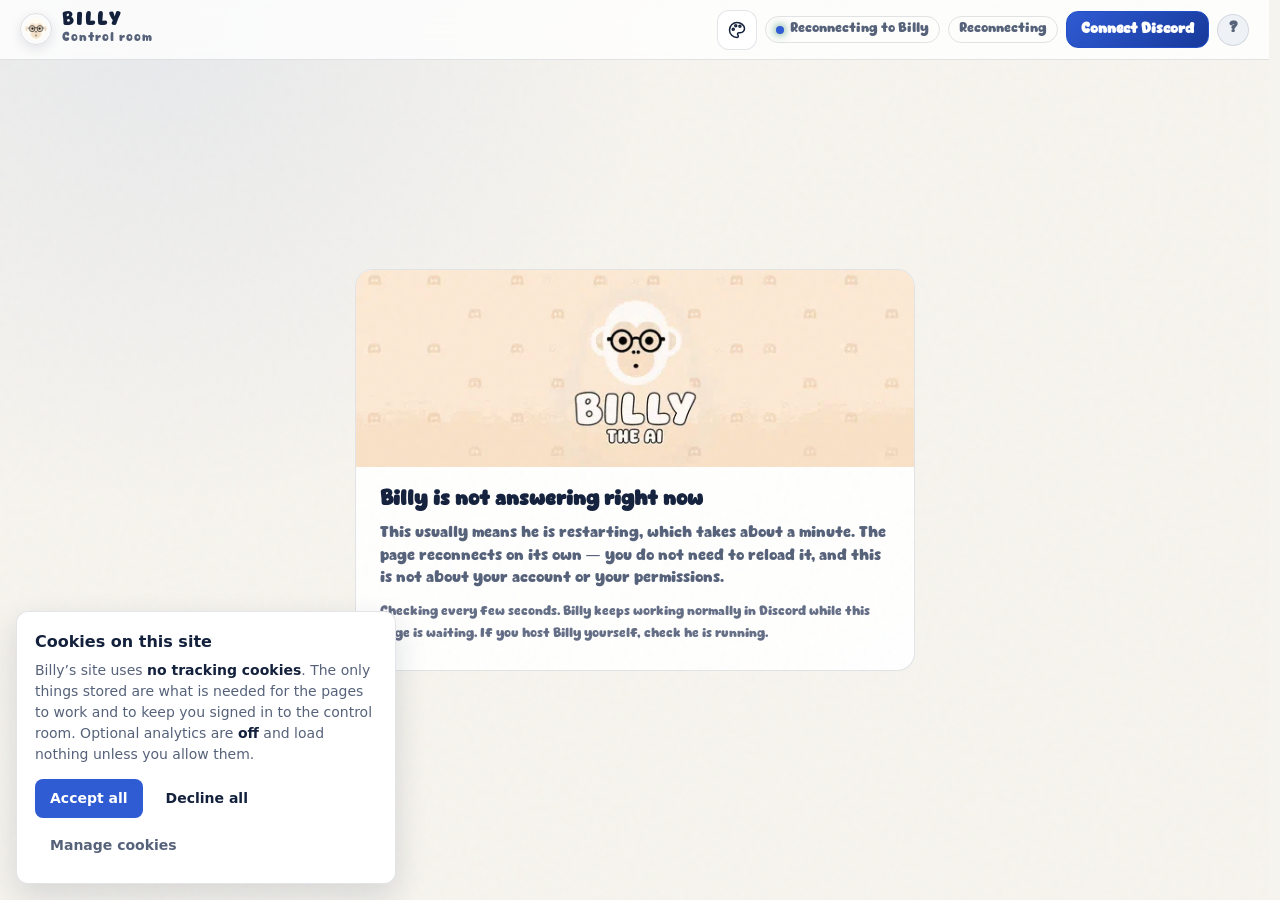
<file: dashboard/index.html>
<!doctype html>
<html lang="en">
<head>
  <meta charset="utf-8" />
  <meta name="viewport" content="width=device-width, initial-scale=1" />
  <meta name="theme-color" content="#f6f4ee" />
  <meta name="description" content="Billy the AI server control room." />
  <title>Billy Control Room</title>
    <link rel="icon" href="/billy-icon.webp?v=20260806" type="image/webp" />
    <link rel="shortcut icon" href="/billy-icon.webp?v=20260806" type="image/webp" />
    <link rel="apple-touch-icon" href="/billy-icon.webp?v=20260806" />
  <link rel="preconnect" href="https://fonts.googleapis.com" />
  <link rel="preconnect" href="https://fonts.gstatic.com" crossorigin />
  <link rel="preload" href="/fonts/Cute-Dino.otf" as="font" type="font/otf" crossorigin />
  <script src="/theme.js"></script>
  <link rel="stylesheet" href="/dashboard/dashboard.css" />
<link rel="stylesheet" href="/scrollbars.css"></head>
<body>
  
  <header class="topbar">
    <button class="mobile-menu" id="mobileMenu" aria-label="Open dashboard menu">☰</button>
    <a class="brand" href="/"><img src="/billy-icon.webp" alt="Billy the AI"/><div><strong>Billy</strong><small>Control room</small></div></a>
    <div class="server-picker"><span class="server-glyph">B</span><div><label for="serverSelect">Managing server</label><select id="serverSelect"><option value="">Connect Discord to load servers</option></select></div></div>
    <div class="top-actions"><span class="status-pill" id="liveStatus"><i></i> Connecting</span><span class="preview-pill" id="modePill">Secure preview</span><a class="button amber" id="discordLogin" href="#">Connect Discord</a><div class="avatar" id="userAvatar">?</div></div>
  </header>

  <div class="shell">
    <aside class="sidebar" id="sidebar">
      <picture class="sidebar-banner">
        <source srcset="/billy-banner-still.webp" media="(prefers-reduced-motion: reduce)">
        <img src="/billy-banner.webp" width="600" height="212" alt="">
      </picture>
      <div class="nav-label">Your servers</div>
      <div class="server-rail">
        <input class="server-search" id="serverSearch" aria-label="Search your servers" type="search" placeholder="Search servers…" autocomplete="off" hidden/>
        <div class="server-list" id="serverList" role="listbox" aria-label="Your servers">
          <div class="server-empty">Connect Discord to load your servers.</div>
        </div>
      </div>
      <div class="nav-label">Workspace</div>
      <button class="nav-btn active" data-page="overview"><span class="icon">⌂</span>Overview</button>
      <button class="nav-btn" data-page="knowledge"><span class="icon">◎</span>Knowledge engine</button>
      <button class="nav-btn" data-page="tickets"><span class="icon">▣</span>Support & tickets</button>
      <button class="nav-btn" data-page="moderation"><span class="icon">◇</span>Moderation</button>
      <div class="nav-label">Community</div>
      <button class="nav-btn" data-page="members"><span class="icon">♙</span>Members & activity</button>
      <button class="nav-btn" data-page="modules"><span class="icon">⚡</span>Modules</button>
      <button class="nav-btn" data-page="core"><span class="icon">◉</span>Neural core</button>
      <button class="nav-btn" data-page="billy"><span class="icon">◑</span>B.I.L.L.Y</button><button class="nav-btn" data-page="automations"><span class="icon">↻</span>Automations</button>
      <button class="nav-btn" data-page="forms"><span class="icon">▤</span>Connected forms</button>
      <button class="nav-btn" data-page="logs"><span class="icon">≡</span>Server logs</button>
      <button class="nav-btn" data-page="updates"><span class="icon">✦</span>What's new<span class="count" id="updatesCount"></span></button>
      <button class="nav-btn" data-page="team"><span class="icon">☺</span>Team</button>
      <div class="nav-label staff-only" hidden>Billy staff</div><a class="nav-btn staff-only" href="/staff/" hidden><span class="icon">⬢</span>Staff dashboard</a><div class="nav-label">Configuration</div>
      <button class="nav-btn" data-page="settings"><span class="icon">⚙</span>Server settings</button>
      <div class="side-card" id="premiumCard"><span class="side-plan" id="premiumCardPlan">Free plan</span><b id="premiumCardTitle">Need more power?</b><p id="premiumCardCopy">Raise the limits on knowledge sources, blocked words, giveaways, and reaction roles. Safety features stay free.</p><div class="side-usage" id="premiumCardUsage" hidden><div class="side-usage-bar"><i id="premiumCardBar"></i></div><small id="premiumCardUsageText"></small></div><button class="demo-action" id="premiumCardButton" data-action="View premium">View premium</button></div>
    </aside>

    <main>
      <section class="page active" id="overview">
        <div class="page-head"><div><span class="eyebrow">Command center</span><h1>Your community, understood.</h1><p><span class="server-name">Your server</span> at a glance &mdash; here is what needs your attention.</p></div><div class="head-actions"><button class="button demo-action">View activity</button><button class="button primary demo-action">Ask Billy</button></div></div>
        <div class="stats">
          <article class="stat"><div class="stat-top"><span>Knowledge items</span><span class="stat-icon">◎</span></div><strong id="overviewKnowledge">—</strong><span class="delta" id="overviewSources">Waiting for Billy</span></article>
          <article class="stat"><div class="stat-top"><span>Messages (30 days)</span><span class="stat-icon">↗</span></div><strong id="overviewMessages">—</strong><span class="delta" id="overviewMembers">Live server activity</span></article>
          <article class="stat"><div class="stat-top"><span>Voice time (30 days)</span><span class="stat-icon">◉</span></div><strong id="overviewVoice">—</strong><span class="delta">Tracked by server</span></article>
          <article class="stat"><div class="stat-top"><span>Moderation records</span><span class="stat-icon">◇</span></div><strong id="overviewModeration">—</strong><span class="delta warn" id="overviewWarnings">Waiting for Billy</span></article>
        </div>
        <article class="panel setup-health" id="setupHealthPanel" hidden><header class="panel-head"><div><h2>Needs attention</h2><span>Billy can't do these jobs until they are fixed</span></div></header><div class="panel-body" id="setupHealthList"></div></article>
        <div class="grid">
          <div class="stack">
            <article class="panel"><header class="panel-head"><div><h2>Knowledge health</h2><span>What Billy can confidently answer</span></div><button class="button demo-action">Manage sources</button></header><div class="panel-body health"><div class="ring" id="overviewHealthRing"><div class="ring-content"><strong id="overviewHealthValue">—</strong><span id="overviewHealthStatus">waiting</span></div></div><div class="source-list" id="overviewSourceList"><div class="empty-note"><strong>Waiting for server knowledge</strong>Approved sources will appear after a server is connected.</div></div></div></article>
            <article class="panel"><header class="panel-head"><div><h2>Member activity</h2><span>Strong signals without judging people automatically</span></div><button class="button demo-action">Full analytics</button></header><div class="panel-body table-wrap"><table class="table"><thead><tr><th>Member</th><th>Level</th><th>Messages</th><th>Voice</th><th>Standing</th></tr></thead><tbody id="overviewMemberRows"><tr><td colspan="5" class="empty-note"><strong>Connect a server to load activity</strong>Member statistics appear only when Billy's dashboard API supplies them.</td></tr></tbody></table></div></article>
          </div>
          <div class="stack">
            <article class="panel"><header class="panel-head"><div><h2>Live pulse</h2><span>Recent important activity</span></div></header><div class="panel-body activity" id="overviewActivity"><div class="empty-note"><strong>Waiting for live activity</strong>Connect Billy's dashboard API to stream server events here.</div></div></article>
            <article class="panel"><header class="panel-head"><div><h2>Quick actions</h2><span>Common server tasks</span></div></header><div class="panel-body quick-grid"><button class="quick demo-action"><span>◎</span><b>Teach Billy</b><small>Add an approved fact</small></button><button class="quick demo-action"><span>▣</span><b>Ticket panel</b><small>Open panel settings</small></button><button class="quick demo-action"><span>◇</span><b>Review flags</b><small>Check recent context</small></button><button class="quick demo-action"><span>↻</span><b>Create flow</b><small>Build an automation</small></button></div></article>
          </div>
        </div>
      </section>

    <section class="page" id="knowledge"><div class="page-head"><div><span class="eyebrow">Knowledge engine</span><h1>Teach once. Stay current.</h1><p>Choose exactly what Billy is allowed to learn and keep every server isolated.</p></div><div class="head-actions"><button class="button demo-action">Resolve conflict</button><button class="button amber demo-action">Add source</button></div></div><div class="stats"><article class="stat"><div class="stat-top"><span>Approved sources</span><span class="stat-icon">◎</span></div><strong id="kbSources">—</strong><span class="delta" id="kbSourcesNote">Waiting for server data</span></article><article class="stat"><div class="stat-top"><span>Knowledge items</span><span class="stat-icon">▤</span></div><strong id="kbItems">—</strong><span class="delta" id="kbItemsNote">Waiting for server data</span></article><article class="stat"><div class="stat-top"><span>Answer confidence</span><span class="stat-icon">✓</span></div><strong id="kbConfidence">—</strong><span class="delta" id="kbConfidenceNote">Available after sync</span></article><article class="stat"><div class="stat-top"><span>Needs review</span><span class="stat-icon">!</span></div><strong id="kbReview">—</strong><span class="delta warn" id="kbReviewNote">No live review data</span></article></div><article class="panel"><header class="panel-head"><div><h2>Approved knowledge sources</h2><span>Channels Billy is allowed to read. Private channels stay private unless you explicitly approve them.</span></div><button class="button demo-action" data-action="Add source">Add source</button></header><div class="panel-body" id="knowledgeSources"><div class="empty-note"><strong>Connect a server to load sources</strong>Approved sources will appear here after Billy's dashboard API is connected.</div></div></article></section>

      <section class="page" id="tickets"><div class="page-head"><div><span class="eyebrow">Support workspace</span><h1>Every request has a clear path.</h1><p>Normal ticket handling with Billy helping organize context—not making staff decisions.</p></div><div class="head-actions"><button class="button demo-action">Panel settings</button><button class="button amber demo-action">Create ticket panel</button></div></div><div class="ticket-board" id="ticketBoard"><div class="empty-note"><strong>Tickets will appear here</strong>Connect Discord and choose a server to load live ticket information.</div></div></section>

      <section class="page" id="moderation"><div class="page-head"><div><span class="eyebrow">Human-first safety</span><h1>Context before consequences.</h1><p>Billy organizes evidence and suggestions. Authorized staff remain responsible for every action.</p></div><div class="head-actions"><button class="button demo-action">View cases</button><button class="button primary demo-action">Safety settings</button></div></div><div class="stats"><article class="stat"><div class="stat-top"><span>Open reviews</span><span class="stat-icon">◇</span></div><strong id="moderationOpen">—</strong><span class="delta warn" id="moderationOpenNote">Waiting for staff data</span></article><article class="stat"><div class="stat-top"><span>Spam prevented</span><span class="stat-icon">!</span></div><strong id="moderationSpam">—</strong><span class="delta" id="moderationSpamNote">AutoMod and flood removals</span></article><article class="stat"><div class="stat-top"><span>Warnings</span><span class="stat-icon">△</span></div><strong id="moderationWarnings">—</strong><span class="delta" id="moderationWarningsNote">Saved warnings</span></article><article class="stat"><div class="stat-top"><span>False positives</span><span class="stat-icon">↺</span></div><strong id="moderationFalsePositives">—</strong><span class="delta" id="moderationFalsePositivesNote">Reviews you dismissed</span></article></div><article class="panel"><header class="panel-head"><div><h2>Review queue</h2><span>Nothing here causes an automatic punishment</span></div></header><div class="panel-body table-wrap"><table class="table"><thead><tr><th>Priority</th><th>Member</th><th>Signal</th><th>Context</th><th>Action</th></tr></thead><tbody id="reviewQueue"><tr><td colspan="5" class="empty-note"><strong>Connect a server to load cases</strong>Live safety reviews appear here only when Billy's API provides them.</td></tr></tbody></table></div></article></section>

<section class="page" id="members"><div class="page-head"><div><span class="eyebrow">Community activity</span><h1>See effort, not just numbers.</h1><p>Messages, voice time, levels, streaks, invites, and conduct in one respectful view.</p></div><button class="button primary demo-action">Export summary</button></div><div class="cards"><article class="module"><div class="module-top"><span class="module-icon">↗</span><span class="chip">Live data only</span></div><h3>Message levels</h3><p>Reward useful participation with server-specific XP and level roles.</p><footer><span id="actMessages">Loading…</span><span class="chip" id="actMessagesTop">—</span></footer></article><article class="module"><div class="module-top"><span class="module-icon">◉</span><span class="chip">Live data only</span></div><h3>Voice levels</h3><p>Track time in voice channels without counting AFK farming.</p><footer><span id="actVoice">Loading…</span><span class="chip" id="actVoiceTop">—</span></footer></article><article class="module"><div class="module-top"><span class="module-icon">◆</span><span class="chip">Live data only</span></div><h3>Daily streaks</h3><p>Celebrate consistent daily chat activity without encouraging spam.</p><footer><span id="actStreak">Loading…</span><span class="chip" id="actStreakTop">—</span></footer></article></div></section>

<section class="page" id="modules"><div class="page-head"><div><span class="eyebrow">Configure Billy</span><h1>Change it here, not in Discord.</h1><p>Everything on this page saves straight to Billy. He validates the same way his slash commands do, so nothing here can set something a command would refuse.</p></div><div class="head-actions"><button class="button" id="modulesRefresh">Refresh</button></div></div><div id="modulesBody"><div class="empty-note"><strong>Connect a server to configure Billy</strong>Choose a server in the sidebar and its modules load here.</div></div></section>
<section class="page" id="core">
  <div class="page-head">
    <div>
      <h1>Neural core</h1>
      <p>Every module Billy is running, drawn around the thing that runs them.
         Each node is real — hover one to see what it does, click to open it.</p>
    </div>
    <div class="head-actions">
      <span class="core-legend"><i class="on"></i>on</span>
      <span class="core-legend"><i class="off"></i>off</span>
      <span class="core-legend"><i class="unknown"></i>not connected</span>
    </div>
  </div>
  <div class="core-stage">
    <svg id="coreSvg" viewBox="0 0 1200 810" preserveAspectRatio="xMidYMid meet"
         role="img" aria-label="A map of Billy's modules arranged around his core">
      <defs>
        <radialGradient id="coreGlow" cx="50%" cy="50%" r="50%">
          <stop offset="0%" stop-color="#eef3ff" stop-opacity=".95"/>
          <stop offset="38%" stop-color="#b9ccff" stop-opacity=".55"/>
          <stop offset="70%" stop-color="#6f95ff" stop-opacity=".16"/>
          <stop offset="100%" stop-color="#6f95ff" stop-opacity="0"/>
        </radialGradient>
        <radialGradient id="coreBody" cx="38%" cy="34%" r="70%">
          <stop offset="0%" stop-color="#f4f7ff"/>
          <stop offset="45%" stop-color="#7fa2ff"/>
          <stop offset="100%" stop-color="#1a3a8f"/>
        </radialGradient>
        <filter id="coreBlur" x="-60%" y="-60%" width="220%" height="220%">
          <feGaussianBlur stdDeviation="9"/>
        </filter>
        <filter id="nodeGlow" x="-160%" y="-160%" width="420%" height="420%">
          <feGaussianBlur stdDeviation="4" result="b"/>
          <feMerge><feMergeNode in="b"/><feMergeNode in="SourceGraphic"/></feMerge>
        </filter>
      </defs>
      <g id="coreRings" aria-hidden="true"></g>
      <g id="coreLinks" aria-hidden="true"></g>
      <g id="corePulses" aria-hidden="true"></g>
      <g id="coreOrb" aria-hidden="true">
        <circle cx="600" cy="395" r="150" fill="url(#coreGlow)" filter="url(#coreBlur)"/>
        <circle cx="600" cy="395" r="34" fill="url(#coreBody)" id="coreBody"/>
        <circle cx="600" cy="395" r="34" fill="none" stroke="#dce6ff"
                stroke-opacity=".5" stroke-width="1"/>
        <circle cx="600" cy="395" r="46" fill="none" stroke="#6f95ff"
                stroke-opacity=".34" stroke-width="1" stroke-dasharray="2 6"/>
      </g>
      <g id="coreNodes"></g>
    </svg>
    <div class="core-detail" id="coreDetail">
      <b>Billy</b>
      <p>Hover any node to read what that module does.</p>
    </div>
    <div class="core-readout" id="coreReadout"></div>
  </div>
</section>
<section class="page" id="billy">
  <div class="page-head">
    <div>
      <h1>B.I.L.L.Y</h1>
      <p>Talk to him. He answers out loud from what this server has actually
         taught him — and he tells you when he does not know.</p>
    </div>
    <div class="head-actions"><span class="billy-state" id="billyState">Idle</span></div>
  </div>
  <div class="billy-stage">
    <canvas id="billyCanvas" aria-label="A hologram of Billy that moves when he speaks"></canvas>
    <p class="billy-caption" id="billyCaption"></p>
    <div class="billy-controls">
      <button type="button" class="billy-mic" id="billyMic">
        <span class="billy-dot"></span><span id="billyMicLabel">Start talking</span>
      </button>
      <label class="billy-voice"><span>Voice</span>
        <select id="billyVoice" aria-label="Billy’s voice"></select>
      </label>
      <form class="billy-typed" id="billyForm" autocomplete="off">
        <input id="billyText" aria-label="Type a message for Billy" placeholder="…or type it instead" maxlength="400">
        <button type="submit">Ask</button>
      </form>
    </div>
    <p class="billy-note" id="billyNote"></p>
  </div>
</section>
<section class="page" id="automations"><div class="page-head"><div><span class="eyebrow">Billy flows</span><h1>Automation with guardrails.</h1><p>Build useful workflows with permission checks, cooldowns, and a readable audit trail.</p></div><button class="button amber demo-action">New automation</button></div><div class="cards"><article class="module"><div class="module-top"><span class="module-icon">👋</span><span class="chip">API required</span></div><h3>Welcome new members</h3><p>Send the server welcome, apply the autorole, and include Billy's official support link.</p><footer><span id="autoWelcome">Loading…</span><span>Read-only</span></footer></article><article class="module"><div class="module-top"><span class="module-icon">⚡</span><span class="chip">API required</span></div><h3>Level rewards</h3><p>Grant configured roles at Levels 1, 5, 10, 15, 20, 50, 75, and 100.</p><footer><span id="autoLevels">Loading…</span><span>Read-only</span></footer></article><article class="module"><div class="module-top"><span class="module-icon">🛡</span><span class="chip">API required</span></div><h3>Staff safety alerts</h3><p>Send credible raid, hack, and nuke threats to the private review channel.</p><footer><span id="autoSafety">Loading…</span><span>Read-only</span></footer></article><article class="module"><div class="module-top"><span class="module-icon">☀️</span><span class="chip" id="featRecapChip">—</span></div><h3>Daily recap</h3><p>A morning digest of yesterday: chat, voice, new members, moderation and waiting tickets.</p><footer><span id="featRecap">Loading…</span><span>Set up in Discord</span></footer></article><article class="module"><div class="module-top"><span class="module-icon">🧭</span><span class="chip" id="featCopilotChip">—</span></div><h3>Mod copilot</h3><p>Briefings about repeat warnings, unclaimed tickets and clusters of new accounts.</p><footer><span id="featCopilot">Loading…</span><span>Set up in Discord</span></footer></article><article class="module"><div class="module-top"><span class="module-icon">🧠</span><span class="chip" id="featAnswersChip">—</span></div><h3>Answer feedback</h3><p>Members flag a wrong answer with 👎; staff correct it once and Billy keeps it.</p><footer><span id="featAnswers">Loading…</span><span>Set up in Discord</span></footer></article><article class="module"><div class="module-top"><span class="module-icon">🍯</span><span class="chip" id="featHoneypotsChip">—</span></div><h3>Honeypot traps</h3><p>Channels no real member should post in, to catch bot accounts automatically.</p><footer><span id="featHoneypots">Loading…</span><span>Set up in Discord</span></footer></article><article class="module"><div class="module-top"><span class="module-icon">🎮</span><span class="chip" id="featEventsChip">—</span></div><h3>Playtests and events</h3><p>Event cards with RSVP buttons, reminders and start pings in each member's timezone.</p><footer><span id="featEvents">Loading…</span><span>Set up in Discord</span></footer></article><article class="module"><div class="module-top"><span class="module-icon">⚡</span><span class="chip" id="featXpEventsChip">—</span></div><h3>XP events</h3><p>Double XP weekends that start, announce and end themselves.</p><footer><span id="featXpEvents">Loading…</span><span>Set up in Discord</span></footer></article><article class="module"><div class="module-top"><span class="module-icon">💬</span><span class="chip" id="featCommandsChip">—</span></div><h3>Custom commands</h3><p>Replies your staff wrote, triggered by a name or a keyword.</p><footer><span id="featCommands">Loading…</span><span>Set up in Discord</span></footer></article><article class="module"><div class="module-top"><span class="module-icon">🎯</span><span class="chip" id="featProfilesChip">—</span></div><h3>Player profiles</h3><p>In-game names linked to Discord accounts, with staff verification.</p><footer><span id="featProfiles">Loading…</span><span>Set up in Discord</span></footer></article><article class="module"><div class="module-top"><span class="module-icon">⭐</span><span class="chip" id="featStarboardChip">—</span></div><h3>Starboard</h3><p>The messages your community reacts to most, collected into one channel automatically.</p><footer><span id="featStarboard">Loading…</span><span>/starboard setup</span></footer></article><article class="module"><div class="module-top"><span class="module-icon">📌</span><span class="chip" id="featStickyChip">—</span></div><h3>Sticky roles</h3><p>A role that comes back when a member rejoins — so leaving and returning no longer clears a mute.</p><footer><span id="featSticky">Loading…</span><span>/sticky add</span></footer></article><article class="module"><div class="module-top"><span class="module-icon">🧹</span><span class="chip" id="featAutopurgeChip">—</span></div><h3>Self-clearing channels</h3><p>Bot-command and spam channels clear themselves on a timer. Pinned messages are always kept.</p><footer><span id="featAutopurge">Loading…</span><span>/autopurge set</span></footer></article><article class="module"><div class="module-top"><span class="module-icon">💤</span><span class="chip" id="featAfkChip">—</span></div><h3>Away messages</h3><p>Members say where they went, and Billy tells anyone who pings them.</p><footer><span id="featAfk">Loading…</span><span>/afk</span></footer></article></div></section>

      <section class="page" id="forms"><div class="page-head"><div><span class="eyebrow">Form connections</span><h1>Applications arrive organized.</h1><p>Route each connected form to the correct private channel with verified member activity attached.</p></div><button class="button amber demo-action">Connect form</button></div><article class="panel"><header class="panel-head"><div><h2>Connected forms</h2><span>Submissions are forwarded without automatic acceptance or rejection</span></div></header><div class="panel-body table-wrap"><table class="table"><thead><tr><th>Form</th><th>Destination</th><th>Last submission</th><th>Status</th></tr></thead><tbody id="formRows"><tr><td colspan="4" class="empty-note"><strong>Connect a server to load forms</strong>Only forms saved by Billy will appear here.</td></tr></tbody></table></div></article></section>

      <section class="page" id="logs"><div class="page-head"><div><span class="eyebrow">Audit trail</span><h1>Important changes, clearly explained.</h1><p>Server, voice, moderation, and setup activity—with no unnecessary pings.</p></div><button class="button demo-action">Log channels</button></div><article class="panel"><header class="panel-head"><div><h2>Recent logs</h2><span>Waiting for live activity</span></div></header><div class="panel-body activity" id="logActivity"><div class="empty-note"><strong>Connect a server to stream logs</strong>New Billy events will appear here when the local dashboard API is available.</div></div></article></section>

<section class="page" id="premium"><div class="page-head"><div><span class="eyebrow">Billy Premium</span><h1>More room to grow.</h1><p>Every safety feature stays free, always. Premium raises the limits on the things big servers run out of.</p></div><div class="head-actions"><button class="button" id="premiumRefresh">Refresh</button></div></div><div id="premiumState"></div><div class="plan-grid"><article class="plan" id="planFree"><header><h3>Free</h3><div class="plan-price">$0<span>/month</span></div><p>Everything a server needs to run safely.</p></header><ul class="plan-list" id="freeList"></ul><div class="plan-detail"><p><b>What you get</b> — every safety feature Billy has, with no limits on protection: AutoMod, anti-raid, anti-nuke, verification, honeypots, warnings, timeouts, bans, tickets and appeals.</p><p><b>Where it stops</b> — 15 knowledge sources, 50 blocked words, 3 giveaways at once, 2 role panels, 15 custom commands, 3 scheduled events.</p></div><footer><span class="plan-current" id="freeCurrent">Current plan</span></footer></article><article class="plan featured" id="planPremium"><span class="plan-flag">Recommended</span><header><h3>Premium</h3><div class="plan-price" id="premiumPrice">—<span>/month</span></div><p>For communities that have outgrown the free limits.</p></header><ul class="plan-list" id="premiumList"></ul><div class="plan-detail"><p><b>Everything in Free</b>, then more room: 100 knowledge sources, 500 blocked words, 25 giveaways, 20 role panels, 150 custom commands and 30 scheduled events.</p><p><b>Also included</b> — priority AI when Billy is busy, your own embed colour, and longer history in recaps and exports.</p><p>Protection is never part of the paid plan. A server that cannot pay is never a less safe server.</p></div><footer><button class="button amber plan-cta" id="premiumUpgrade">Upgrade this server</button><small class="plan-note" id="premiumNote"></small></footer></article><article class="plan plan-ultimate" id="planUltimate"><span class="plan-flag flag-ultimate">Most powerful</span><header><h3>Ultimate</h3><div class="plan-price" id="ultimatePrice">$8.99<span>/month</span></div><p>Every limit lifted, plus the tools that only work because Billy is in many fan-game servers at once.</p></header><ul class="plan-list" id="ultimateList"><li>Unlimited knowledge, commands, giveaways and events</li><li>Network reputation checks on any member</li><li>Network sweeps of everyone you already have</li><li>Cross-server broadcasts to servers you own</li><li>Rainbow embeds that shift colour</li></ul><div class="plan-detail"><p><b>Everything in Premium</b>, with no ceiling on any of it. The network tools are the reason it exists: Billy is installed across a whole set of Gorilla Tag fan-game communities, and Ultimate lets yours ask what the others already learned.</p><p>Only ever as a <b>count</b> — never another server's name, its moderators, or the reasons they wrote.</p></div><footer><button class="button plan-cta" id="ultimateUpgrade">Get Ultimate</button><small class="plan-note">Google Pay, PayPal, Apple Pay or card.</small></footer></article><article class="plan plan-infinity cosmic" id="planInfinity"><header><h3>Infinity</h3><div class="plan-price">$19.99<span>/month</span></div><p>The most Billy can be, with nothing capped at all.</p></header><ul class="plan-list" id="infinityList"><li>Everything unlimited, every command</li><li>No daily answer cap at all</li><li>All of Ultimate's network tools</li><li>Cosmic embeds and a 🌌 on Billy's name</li><li>Everything in Ultimate, with no ceiling anywhere</li></ul><div class="plan-detail"><p>Everything Billy can do, uncapped. It can also be granted by Billy's owner or won in the official server.</p></div><footer><button class="button plan-cta" id="infinityUpgrade">Get Infinity</button><small class="plan-note">Also given out by Billy’s owner and won in the official server.</small></footer></article></div><article class="panel"><header class="panel-head"><div><h2>What Premium does not change</h2><span>Protection is never paywalled</span></div></header><div class="panel-body"><ul class="plan-list plain"><li>AutoMod spam, mention, caps, and blocked-word filters</li><li>Anti-raid detection, lockdown, and the verification gate</li><li>Anti-nuke protection against a compromised staff account</li><li>Warnings, timeouts, bans, tickets, and moderation logs</li></ul><p class="field-hint">A server that cannot pay is never a less safe server.</p></div></article></section>

<section class="page" id="updates"><div class="page-head"><div><span class="eyebrow">Changelog</span><h1>What's new in Billy.</h1><p>Every bot update, dashboard change and fix, recorded as it ships.</p></div><div class="head-actions"><button class="button" id="updatesRefresh">Refresh</button></div></div><section class="countdown-card" id="countdownCard" hidden><img class="countdown-mascot" id="countdownMascot" src="/billy-icon.webp" alt="" hidden/><div class="countdown-top"><span class="countdown-kicker" id="countdownKicker">Next update</span><span class="countdown-version" id="countdownVersion"></span></div><h2 class="countdown-title" id="countdownTitle"></h2><p class="countdown-note" id="countdownNote"></p><div class="countdown-clock" id="countdownClock"><div class="countdown-unit"><strong id="cdDays">00</strong><span>DAY</span></div><i class="countdown-sep">:</i><div class="countdown-unit"><strong id="cdHours">00</strong><span>HRS</span></div><i class="countdown-sep">:</i><div class="countdown-unit"><strong id="cdMins">00</strong><span>MIN</span></div><i class="countdown-sep">:</i><div class="countdown-unit"><strong id="cdSecs">00</strong><span>SEC</span></div></div><p class="countdown-when" id="countdownWhen"></p></section><div class="update-hero" id="updateHero" hidden></div><div class="update-filters" id="updateFilters"></div><article class="panel"><header class="panel-head"><div><h2>Update log</h2><span id="updatesSubtitle">Loading Billy's published updates…</span></div></header><div class="panel-body" id="updateFeed"><div class="empty-note"><strong>Loading updates</strong>Billy is fetching the published changelog.</div></div></article></section>

<section class="page" id="team"><div class="page-head"><div><span class="eyebrow">Who builds Billy</span><h1>The people behind it.</h1><p>A small team running Billy for real communities.</p></div></div><div class="team-grid"><article class="team-card"><div class="team-avatar"><img src="/team/adrian.png" alt=""/></div><h3 class="team-name">Adrian</h3><p class="team-role">Founder &amp; Developer</p><div class="team-tags"><span class="team-tag">Billy</span><span class="team-tag">Backend</span><span class="team-tag">Community</span></div></article><article class="team-card"><div class="team-avatar"><img src="/team/josh.png" alt=""/></div><h3 class="team-name">Josh</h3><p class="team-role">Community Manager</p><div class="team-tags"><span class="team-tag">Community</span><span class="team-tag">Support</span></div></article><article class="team-card"><div class="team-avatar"><img src="/team/isaiah.png" alt=""/></div><h3 class="team-name">Isaiah</h3><p class="team-role">Community Manager</p><div class="team-tags"><span class="team-tag">Community</span><span class="team-tag">Support</span></div></article></div></section><section class="page" id="settings"><div class="page-head"><div><span class="eyebrow">Server configuration</span><h1>Billy, your way.</h1><p>Only administrators can change these settings for <span class="server-name">your server</span>.</p></div><button class="button amber" id="saveSettings">Save changes</button></div><article class="panel"><header class="panel-head"><div><h2>Core settings</h2><span>Saved separately for every server you manage</span></div></header><div class="panel-body"><div class="setting-row"><div><b>Question channel</b><small>Billy answers support questions here even when not directly mentioned</small></div><select class="field" id="questionChannel" aria-label="Channel where Billy answers questions"><option value="">Choose a channel</option></select></div><div class="setting-row"><div><b>Response style</b><small>Choose how Billy normally answers in this server</small></div><select class="field" id="responseStyle" aria-label="How Billy answers in this server"><option value="balanced">Balanced</option><option value="concise">Concise</option><option value="friendly">Friendly</option><option value="detailed">Detailed</option></select></div><div class="setting-row"><div><b>Automatic knowledge updates</b><small>Keep approved knowledge channels in sync without requiring /rescan</small></div><button class="switch on" id="automaticKnowledge" aria-label="Toggle automatic knowledge updates" aria-pressed="true"></button></div><div class="setting-row"><div><b>Human-only moderation decisions</b><small>Billy can organize evidence but never punish a member automatically</small></div><button class="switch on" id="humanModeration" aria-label="Toggle human-only moderation decisions" aria-pressed="true"></button></div><div class="setting-row"><div><b>Timezone</b><small>Used for streak resets, scheduled events, and summaries. Search a country, city, or US state — or pick an exact IANA zone from the list.</small></div><div class="timezone-helper"><input class="field" id="timezoneLookup" aria-label="Search for your time zone" list="timezoneAliasList" placeholder="Search: Puerto Rico, Texas, Tokyo…" autocomplete="off"/><select class="field" id="timezone" aria-label="Time zone"><option value="UTC">UTC</option></select><small class="timezone-status" id="timezoneLookupStatus" role="status" aria-live="polite"></small></div></div><datalist id="timezoneAliasList"></datalist></div></article></section>

      <footer class="footer"><span>Billy Control Room • Secure server dashboard</span><span><a href="../terms/">Terms</a> · <a href="../privacy/">Privacy</a> · <a href="https://discord.gg/uXHNJz6fDh">Support</a></span></footer>
    </main>
  </div>
  <div class="toast" id="toast"><b>Dashboard connection</b><br/><span>Checking Billy's secure API…</span></div>
  <div class="modal-backdrop" id="actionModal" hidden>
    <section class="dashboard-modal" role="dialog" aria-modal="true" aria-labelledby="actionModalTitle">
      <header class="modal-head">
        <div><h2 id="actionModalTitle">Dashboard action</h2><p id="actionModalDescription"></p></div>
        <button class="modal-close" id="actionModalClose" type="button" aria-label="Close">×</button>
      </header>
      <div class="modal-body" id="actionModalBody"></div>
      <footer class="modal-actions" id="actionModalActions"></footer>
    </section>
  </div>
  <script src="./config.js"></script>
  <script>
    const pages=[...document.querySelectorAll('.page')],nav=[...document.querySelectorAll('.nav-btn')];
    const sidebar=document.getElementById('sidebar'),toast=document.getElementById('toast');
    let apiBase=(window.BILLY_DASHBOARD_API_URL||'').replace(/\/$/,'');
    let dashboardConnection={state:apiBase?'configured':'unconfigured',endpoint:apiBase,error:'',health:null};
    const login=document.getElementById('discordLogin'),modePill=document.getElementById('modePill');
    const liveStatus=document.getElementById('liveStatus'),serverSelect=document.getElementById('serverSelect');
    const questionChannel=document.getElementById('questionChannel'),responseStyle=document.getElementById('responseStyle');
    const automaticKnowledge=document.getElementById('automaticKnowledge'),humanModeration=document.getElementById('humanModeration');
    const timezoneSelect=document.getElementById('timezone'),saveSettings=document.getElementById('saveSettings');
    const timezoneLookup=document.getElementById('timezoneLookup'),timezoneLookupApply=document.getElementById('timezoneLookupApply'),timezoneLookupStatus=document.getElementById('timezoneLookupStatus'),timezoneAliasList=document.getElementById('timezoneAliasList');
    let timer,streamController=null,sessionToken=localStorage.getItem('billy_dashboard_token')||sessionStorage.getItem('billy_dashboard_token')||'',activeGuildId='';
    function showToast(message,title='Dashboard connection'){toast.querySelector('b').textContent=title;toast.querySelector('span').textContent=message||'Billy\'s dashboard API is not available.';toast.classList.add('show');clearTimeout(timer);timer=setTimeout(()=>toast.classList.remove('show'),4200)}
    function setText(id,value){const el=document.getElementById(id);if(el)el.textContent=value}
    function number(value){return new Intl.NumberFormat().format(Number(value||0))}
    function hours(seconds){return (Number(seconds||0)/3600).toFixed(1)+'h'}
    let knownTimezones=[];
    const TIMEZONE_ALIASES={
      'utc':'UTC','gmt':'UTC','universal time':'UTC','puerto rico':'America/Puerto_Rico','san juan':'America/Puerto_Rico','san juan puerto rico':'America/Puerto_Rico','dominican republic':'America/Santo_Domingo','santo domingo':'America/Santo_Domingo','colombia':'America/Bogota','bogota':'America/Bogota','peru':'America/Lima','lima':'America/Lima','venezuela':'America/Caracas','caracas':'America/Caracas','argentina':'America/Argentina/Buenos_Aires','buenos aires':'America/Argentina/Buenos_Aires','chile':'America/Santiago','santiago':'America/Santiago','brazil sao paulo':'America/Sao_Paulo','sao paulo':'America/Sao_Paulo','mexico city':'America/Mexico_City','mexico central':'America/Mexico_City',
      'new york':'America/New_York','eastern time':'America/New_York','us eastern':'America/New_York','florida':'America/New_York','georgia':'America/New_York','pennsylvania':'America/New_York','new jersey':'America/New_York','massachusetts':'America/New_York','ohio':'America/New_York','michigan':'America/New_York','virginia':'America/New_York','north carolina':'America/New_York','south carolina':'America/New_York','washington dc':'America/New_York','chicago':'America/Chicago','central time':'America/Chicago','us central':'America/Chicago','texas':'America/Chicago','illinois':'America/Chicago','wisconsin':'America/Chicago','minnesota':'America/Chicago','iowa':'America/Chicago','missouri':'America/Chicago','louisiana':'America/Chicago','alabama':'America/Chicago','mississippi':'America/Chicago','arkansas':'America/Chicago','kansas':'America/Chicago','oklahoma':'America/Chicago','nebraska':'America/Chicago','denver':'America/Denver','mountain time':'America/Denver','us mountain':'America/Denver','colorado':'America/Denver','utah':'America/Denver','new mexico':'America/Denver','montana':'America/Denver','wyoming':'America/Denver','phoenix':'America/Phoenix','arizona':'America/Phoenix','los angeles':'America/Los_Angeles','pacific time':'America/Los_Angeles','us pacific':'America/Los_Angeles','california':'America/Los_Angeles','nevada':'America/Los_Angeles','washington state':'America/Los_Angeles','oregon':'America/Los_Angeles','alaska':'America/Anchorage','anchorage':'America/Anchorage','hawaii':'Pacific/Honolulu','honolulu':'Pacific/Honolulu',
      'canada eastern':'America/Toronto','toronto':'America/Toronto','canada central':'America/Winnipeg','winnipeg':'America/Winnipeg','calgary':'America/Edmonton','vancouver':'America/Vancouver','canada pacific':'America/Vancouver','united kingdom':'Europe/London','england':'Europe/London','london':'Europe/London','ireland':'Europe/Dublin','dublin':'Europe/Dublin','portugal':'Europe/Lisbon','lisbon':'Europe/Lisbon','spain':'Europe/Madrid','madrid':'Europe/Madrid','france':'Europe/Paris','paris':'Europe/Paris','germany':'Europe/Berlin','berlin':'Europe/Berlin','italy':'Europe/Rome','rome':'Europe/Rome','netherlands':'Europe/Amsterdam','amsterdam':'Europe/Amsterdam','poland':'Europe/Warsaw','warsaw':'Europe/Warsaw','sweden':'Europe/Stockholm','stockholm':'Europe/Stockholm','turkey':'Europe/Istanbul','istanbul':'Europe/Istanbul','russia moscow':'Europe/Moscow','moscow':'Europe/Moscow',
      'egypt':'Africa/Cairo','cairo':'Africa/Cairo','south africa':'Africa/Johannesburg','johannesburg':'Africa/Johannesburg','nigeria':'Africa/Lagos','lagos':'Africa/Lagos','kenya':'Africa/Nairobi','nairobi':'Africa/Nairobi','india':'Asia/Kolkata','kolkata':'Asia/Kolkata','mumbai':'Asia/Kolkata','pakistan':'Asia/Karachi','karachi':'Asia/Karachi','bangladesh':'Asia/Dhaka','dhaka':'Asia/Dhaka','uae':'Asia/Dubai','dubai':'Asia/Dubai','saudi arabia':'Asia/Riyadh','riyadh':'Asia/Riyadh','china':'Asia/Shanghai','beijing':'Asia/Shanghai','shanghai':'Asia/Shanghai','hong kong':'Asia/Hong_Kong','japan':'Asia/Tokyo','tokyo':'Asia/Tokyo','south korea':'Asia/Seoul','seoul':'Asia/Seoul','singapore':'Asia/Singapore','thailand':'Asia/Bangkok','bangkok':'Asia/Bangkok','philippines':'Asia/Manila','manila':'Asia/Manila','indonesia jakarta':'Asia/Jakarta','jakarta':'Asia/Jakarta','australia sydney':'Australia/Sydney','sydney':'Australia/Sydney','melbourne':'Australia/Melbourne','brisbane':'Australia/Brisbane','perth':'Australia/Perth','new zealand':'Pacific/Auckland','auckland':'Pacific/Auckland'
    };
    function normalizeTimezoneLookup(value){return String(value||'').toLowerCase().normalize('NFD').replace(/[\u0300-\u036f]/g,'').replace(/[._/\\-]+/g,' ').replace(/\s+/g,' ').trim()}
    function ensureTimezoneOption(zone){if(!timezoneSelect)return;let option=[...timezoneSelect.options].find(item=>item.value===zone);if(!option){option=document.createElement('option');option.value=zone;option.textContent=zone.replaceAll('_',' ');timezoneSelect.append(option)}return option}
    function resolveTimezoneLookup(value){const raw=String(value||'').trim(),normalized=normalizeTimezoneLookup(raw);if(!normalized)return '';const direct=knownTimezones.find(zone=>zone.toLowerCase()===raw.toLowerCase());if(direct)return direct;if(TIMEZONE_ALIASES[normalized])return TIMEZONE_ALIASES[normalized];return knownTimezones.find(zone=>normalizeTimezoneLookup(zone)===normalized)||''}
    function applyTimezoneLookup(){const value=timezoneLookup?.value||'',zone=resolveTimezoneLookup(value);if(!timezoneLookupStatus)return;if(!value.trim()){timezoneLookupStatus.textContent='Enter a country, city, US state, or IANA timezone first.';timezoneLookupStatus.classList.add('error');return}if(!zone){timezoneLookupStatus.textContent='No exact match. Try an IANA name such as America/Puerto_Rico or a more specific city.';timezoneLookupStatus.classList.add('error');return}ensureTimezoneOption(zone);timezoneSelect.value=zone;timezoneLookupStatus.textContent=zone+' selected. Choose Save changes to apply it to this server.';timezoneLookupStatus.classList.remove('error')}
    function populateTimezones(){
      const select=timezoneSelect;if(!select)return;
      let zones=[];try{zones=Intl.supportedValuesOf('timeZone')}catch{}
      if(!zones.length)zones=['UTC','Africa/Cairo','Africa/Johannesburg','Africa/Lagos','Africa/Nairobi','America/Anchorage','America/Bogota','America/Caracas','America/Chicago','America/Denver','America/Edmonton','America/Los_Angeles','America/Mexico_City','America/New_York','America/Phoenix','America/Puerto_Rico','America/Santo_Domingo','America/Sao_Paulo','America/Toronto','America/Vancouver','Asia/Bangkok','Asia/Dubai','Asia/Hong_Kong','Asia/Jakarta','Asia/Karachi','Asia/Kolkata','Asia/Manila','Asia/Riyadh','Asia/Seoul','Asia/Shanghai','Asia/Singapore','Asia/Tokyo','Australia/Brisbane','Australia/Melbourne','Australia/Perth','Australia/Sydney','Europe/Amsterdam','Europe/Berlin','Europe/Dublin','Europe/Istanbul','Europe/Lisbon','Europe/London','Europe/Madrid','Europe/Moscow','Europe/Paris','Europe/Rome','Europe/Stockholm','Europe/Warsaw','Pacific/Auckland','Pacific/Honolulu'];
      if(!zones.includes('UTC'))zones.unshift('UTC');knownTimezones=zones;
      const local=Intl.DateTimeFormat().resolvedOptions().timeZone||'UTC';select.innerHTML='';
      zones.forEach(zone=>{const option=document.createElement('option');option.value=zone;option.textContent=zone.replaceAll('_',' ');option.selected=zone===local;select.append(option)});
      if(timezoneAliasList){timezoneAliasList.replaceChildren();Object.keys(TIMEZONE_ALIASES).sort().forEach(alias=>{const option=document.createElement('option');option.value=alias;timezoneAliasList.append(option)})}
    }
    function openPage(id){const target=nav.find(btn=>btn.dataset.page===id);if(!document.getElementById(id))return;nav.forEach(x=>x.classList.toggle('active',x===target));pages.forEach(x=>x.classList.toggle('active',x.id===id));sidebar.classList.remove('open');window.scrollTo({top:0,behavior:'smooth'});history.replaceState(null,'','#'+id);flickerIn(document.getElementById(id))}
    /* The dashboard never reloads, so the heading is re-triggered on every
       page change. Removing and re-adding the class in the next frame is
       what restarts a CSS animation. */
    function flickerIn(page){
      if(!page)return;
      if(window.matchMedia('(prefers-reduced-motion: reduce)').matches)return;
      /* Heading rises and then flickers, the line under it follows, then the
         cards. Arriving on a page reads as one movement. */
      const staged=[
        [page.querySelector('h1'),['intro-hero']],
        [page.querySelector('.page-head p'),['intro-in','step-2']],
        ...[...page.querySelectorAll('.stats,.cards,.panel')].slice(0,1)
            .map(el=>[el,['intro-in','step-3']]),
      ];
      staged.forEach(([el,classes])=>{
        if(!el)return;
        el.classList.remove('intro-hero','intro-in','step-2','step-3');
        void el.offsetWidth;   /* restarts the animation */
        classes.forEach(c=>el.classList.add(c));
      });
    }
    nav.forEach(btn=>btn.addEventListener('click',()=>openPage(btn.dataset.page)));

    /* ---- Billy staff --------------------------------------------------------
       The Moderator Room moved to its own Staff Dashboard at /staff/. Staff get
       a link to it here, and developers keep the delete button on published
       updates. Whether someone is staff is decided by ASKING THE ENDPOINT: a
       200 is the only thing that reveals the link, and a viewer cannot edit
       their way into it. */
    async function revealStaffLink(){
      if(!sessionToken)return;
      let data;
      try{data=await api('/api/moderator/overview')}
      catch(error){return}          /* 403 for everybody who is not staff */
      document.querySelectorAll('.staff-only').forEach(el=>{el.hidden=false});
      document.body.classList.toggle('is-developer',((data.you&&data.you.rank)||'')==='developer');
    }
    revealStaffLink();

    /* Run the intro on whichever page you land on. */
    flickerIn(document.querySelector('.page.active')||document.getElementById('overview'));
    function setSwitch(button,value){button.classList.toggle('on',Boolean(value));button.setAttribute('aria-pressed',String(Boolean(value)))}
    [automaticKnowledge,humanModeration].forEach(button=>button?.addEventListener('click',()=>setSwitch(button,!button.classList.contains('on'))));
    const actionPages={
      'View activity':'members','Ask Billy':'knowledge','Full analytics':'members','Export summary':'members',
      'Connect form':'forms','View premium':'overview'
    };
    const actionModal=document.getElementById('actionModal'),actionModalTitle=document.getElementById('actionModalTitle');
    const actionModalDescription=document.getElementById('actionModalDescription'),actionModalBody=document.getElementById('actionModalBody');
    const actionModalActions=document.getElementById('actionModalActions'),actionModalClose=document.getElementById('actionModalClose');
    function actionName(button){return button.dataset.action||button.querySelector('b')?.textContent.trim()||button.textContent.replace(/\s+/g,' ').trim()}
    function makeModalText(text,className='modal-copy'){const node=document.createElement('p');node.className=className;node.textContent=text;actionModalBody.append(node);return node}
    function makeModalNote(title,text){const node=document.createElement('div'),heading=document.createElement('b'),copy=document.createElement('span');node.className='modal-note';heading.textContent=title;copy.textContent=text;node.append(heading,copy);actionModalBody.append(node);return node}
    function makeModalList(items){const list=document.createElement('ul');list.className='modal-list';items.forEach(item=>{const row=document.createElement('li'),title=document.createElement('b'),copy=document.createElement('small');title.textContent=item.title;copy.textContent=item.detail;row.append(title,copy);list.append(row)});actionModalBody.append(list);return list}
    /* Any dropdown longer than a handful of entries gets a filter box. A server
       with 80 channels produced an unreadable scrolling wall, and picking the
       right one meant hunting by eye. Filtering rebuilds the option list, so
       every existing `field.value` read keeps working unchanged. */
    const SEARCHABLE_THRESHOLD=6;
    function attachChoiceSearch(wrap,field,choices,placeholder){
      const search=document.createElement('input');
      search.type='search';
      search.className='choice-search';
      search.placeholder=placeholder||'Type to filter…';
      search.autocomplete='off';
      search.setAttribute('aria-label',placeholder||'Filter options');
      const count=document.createElement('small');
      count.className='choice-count';
      const render=()=>{
        const term=search.value.trim().toLowerCase();
        const keep=choices.filter(c=>!term||String(c.label).toLowerCase().includes(term)||String(c.value).includes(term));
        const previous=field.value;
        field.replaceChildren();
        keep.forEach(c=>{const o=document.createElement('option');o.value=c.value;o.textContent=c.label;field.append(o)});
        // Keep the current pick selected when it survives the filter.
        if(keep.some(c=>String(c.value)===String(previous)))field.value=previous;
        const real=keep.filter(c=>c.value!=='').length;
        count.textContent=term
          ? `${real} match${real===1?'':'es'}`
          : `${choices.filter(c=>c.value!=='').length} available`;
        field.size=0;
      };
      search.addEventListener('input',render);
      // Enter inside the filter should not submit anything.
      search.addEventListener('keydown',e=>{if(e.key==='Enter')e.preventDefault()});
      wrap.append(search);
      render();
      return count;
    }
    function makeModalField(labelText,id,options={}){
      const wrap=document.createElement('div'),label=document.createElement('label');
      const field=options.choices?document.createElement('select'):document.createElement('input');
      wrap.className='modal-field';label.htmlFor=id;label.textContent=labelText;field.id=id;
      if(options.choices){
        options.choices.forEach(choice=>{const o=document.createElement('option');o.value=choice.value;o.textContent=choice.label;field.append(o)});
      }else{
        field.type=options.type||'text';field.placeholder=options.placeholder||'';
      }
      field.value=options.value||'';
      wrap.append(label);
      let counter=null;
      if(options.choices&&options.choices.length>SEARCHABLE_THRESHOLD){
        counter=attachChoiceSearch(wrap,field,options.choices,options.searchPlaceholder);
        field.value=options.value||'';
      }
      wrap.append(field);
      if(counter)wrap.append(counter);
      actionModalBody.append(wrap);
      return field;
    }
    function makeModalButton(label,className,handler){const button=document.createElement('button');button.type='button';button.className=className;button.textContent=label;button.addEventListener('click',handler);actionModalActions.append(button);return button}
    function openActionModal(title,description,build){actionModalTitle.textContent=title;actionModalDescription.textContent=description;actionModalBody.replaceChildren();actionModalActions.replaceChildren();build?.();actionModal.hidden=false;document.body.style.overflow='hidden';actionModalClose.focus()}
    function closeActionModal(){actionModal.hidden=true;document.body.style.overflow=''}
    function apiRequirement(){return apiBase&&activeGuildId&&sessionToken?'Billy is connected. This action needs a matching dashboard API endpoint before it can change Discord.':'Connect Discord, choose a server, and make sure Billy is running before this action can contact the API.'}
    function setModalStatus(status,title,message,isError=false){if(!status)return;status.querySelector('b').textContent=title;status.querySelector('span').textContent=message;status.classList.toggle('error',isError)}
    async function callGuildAction(path,options,status){
      if(!apiBase||!activeGuildId||!sessionToken){setModalStatus(status,'Dashboard connection required',apiRequirement()+' No Discord change was made.',true);return null}
      try{
        const result=await api('/api/guilds/'+activeGuildId+path,options);
        setModalStatus(status,'Billy confirmed the change','The connected dashboard API returned successfully. Check the live activity log for the recorded update.');
        return result
      }catch(error){
        setModalStatus(status,'No Discord change was made','Billy\'s current dashboard API did not accept this action: '+error.message+' Add the matching endpoint to Billy before trying again.',true);
        return null
      }
    }
    function getDraft(key){try{return JSON.parse(localStorage.getItem(key)||'{}')}catch{return {}}}
    function saveDraft(key,value,status){localStorage.setItem(key,JSON.stringify({...value,updatedAt:new Date().toISOString()}));status.querySelector('b').textContent='Saved in this browser';status.querySelector('span').textContent='This draft has not created, changed, or posted anything in Discord.'}
    function showSettingsFocus(target){openPage('settings');window.setTimeout(()=>{const row=target?.closest('.setting-row');row?.classList.add('focus-target');target?.focus();window.setTimeout(()=>row?.classList.remove('focus-target'),1900)},180)}
    function openTicketSettings(){openPage('tickets');const draft=getDraft('billy_ticket_panel_draft');openActionModal('Ticket panel settings','Set the panel title and destination, then choose whether to keep a browser draft or send it to Billy.',()=>{const title=makeModalField('Panel title','ticketPanelTitle',{value:draft.title||'Support center',placeholder:'Support center'});const channel=makeModalField('Destination channel','ticketPanelChannel',{value:draft.channel||'#tickets',placeholder:'#tickets'});const status=makeModalNote('No Discord changes yet',apiRequirement());makeModalButton('Close','button',closeActionModal);makeModalButton('Save browser draft','button',()=>saveDraft('billy_ticket_panel_draft',{title:title.value.trim(),channel:channel.value.trim()},status));makeModalButton('Save with Billy','button amber',async()=>{await callGuildAction('/ticket-panel/settings',{method:'PUT',body:{title:title.value.trim(),channel:channel.value.trim()}},status)})})}
    function openCreateTicketPanel(){openPage('tickets');const draft=getDraft('billy_ticket_panel_draft');openActionModal('Create ticket panel','Publish the saved panel only after the connected Billy API confirms it.',()=>{makeModalText('This can create a Discord panel message only if the ticket-panel API is available for the selected server.');const status=makeModalNote('No Discord changes yet',apiRequirement());makeModalButton('Close','button',closeActionModal);makeModalButton('Open panel settings','button',()=>{closeActionModal();openTicketSettings()});makeModalButton('Create with Billy','button amber',async()=>{await callGuildAction('/ticket-panel',{method:'POST',body:{title:draft.title||'Support center',channel:draft.channel||''}},status)})})}
    function openConflict(){openPage('knowledge');openActionModal('Resolve knowledge conflict','Review a real conflict only after Billy sends one to the knowledge API.',()=>{makeModalText('There are no loaded conflict details in this browser. Billy will not edit, remove, or replace approved knowledge automatically.');makeModalNote('Human review only',apiRequirement()+' Open a live review item when it appears, then confirm the source decision with authorized staff.');makeModalButton('Close','button',closeActionModal);makeModalButton('Open safety reviews','button amber',()=>{closeActionModal();openPage('moderation')})})}
    function openAddSource(){openPage('knowledge');const draft=getDraft('billy_knowledge_source_draft');openActionModal('Add knowledge source','Choose the source and type, then send it to Billy only when the knowledge-source API is available.',()=>{const channel=makeModalField('Channel name','knowledgeChannel',{value:draft.channel||'',placeholder:'#information'});const kind=makeModalField('Source type','knowledgeKind',{value:draft.kind||'Server information',choices:[{value:'Server information',label:'Server information'},{value:'Rules and safety',label:'Rules and safety'},{value:'Announcements',label:'Announcements'}]});const status=makeModalNote('No Discord changes yet',apiRequirement());makeModalButton('Close','button',closeActionModal);makeModalButton('Save browser draft','button',()=>saveDraft('billy_knowledge_source_draft',{channel:channel.value.trim(),kind:kind.value},status));makeModalButton('Add with Billy','button amber',async()=>{await callGuildAction('/knowledge/sources',{method:'POST',body:{channel:channel.value.trim(),kind:kind.value}},status)})})}
    function openCases(){openPage('moderation');const rows=[...document.querySelectorAll('#reviewQueue tr')].filter(row=>row.querySelectorAll('td').length>1);const cases=rows.map(row=>({title:(row.cells[0]?.textContent||'Review')+' • '+(row.cells[1]?.textContent||'Member'),detail:(row.cells[2]?.textContent||'Signal')+' — '+(row.cells[3]?.textContent||'Context')}));openActionModal('Open moderation cases','Read the current review queue. Opening a case does not punish, notify, or label anyone.',()=>{makeModalList(cases.length?cases:[{title:'No live cases loaded',detail:'Use Refresh live cases after connecting Billy to fetch the current queue.'}]);const status=makeModalNote('Human-first safety','Only authorized staff can decide what happens after reviewing context.');makeModalButton('Close','button',closeActionModal);makeModalButton('Refresh live cases','button amber',async()=>{const result=await callGuildAction('/moderation',{},status);if(result)renderModeration(result)})})}
    function openReview(trigger){const row=trigger.closest('tr');const values=row?[...row.cells].slice(0,4).map(cell=>cell.textContent.replace(/\s+/g,' ').trim()):[];openActionModal('Review case', 'Inspect the signal before taking any action in Discord.',()=>{makeModalList([{title:'Priority',detail:values[0]||'Not available'},{title:'Member',detail:values[1]||'Not available'},{title:'Signal',detail:values[2]||'Not available'},{title:'Context',detail:values[3]||'Not available'}]);makeModalNote('No automatic action','This panel does not warn, mute, kick, ban, or notify the member.');makeModalButton('Close','button',closeActionModal);makeModalButton('Safety settings','button amber',()=>{closeActionModal();showSettingsFocus(humanModeration)})})}
    function openLogChannels(){openPage('logs');const draft=getDraft('billy_log_channels_draft');openActionModal('Log channels','Choose where Billy should send logs, then save a local draft or send it to a live Billy API.',()=>{const server=makeModalField('Server log channel','serverLogChannel',{value:draft.server||'',placeholder:'#server-logs'});const moderation=makeModalField('Moderation log channel','moderationLogChannel',{value:draft.moderation||'',placeholder:'#mod-logs'});const voice=makeModalField('Voice log channel','voiceLogChannel',{value:draft.voice||'',placeholder:'#voice-logs'});const status=makeModalNote('No Discord changes yet',apiRequirement());makeModalButton('Close','button',closeActionModal);makeModalButton('Save browser draft','button',()=>saveDraft('billy_log_channels_draft',{server:server.value.trim(),moderation:moderation.value.trim(),voice:voice.value.trim()},status));makeModalButton('Save with Billy','button amber',async()=>{await callGuildAction('/log-channels',{method:'PUT',body:{server:server.value.trim(),moderation:moderation.value.trim(),voice:voice.value.trim()}},status)})})}
    function openAutomation(){openPage('automations');openActionModal('Create automation','Build a plan first. Billy will not enable a workflow until a server-side automation endpoint is available.',()=>{makeModalList([{title:'Recommended first flow',detail:'Welcome new members with an autorole and a link to the server guide.'},{title:'Safety boundary',detail:'Automation should never punish a member without an authorized staff decision.'}]);makeModalNote('Planning only',apiRequirement()+' No automation was enabled.');makeModalButton('Close','button',closeActionModal)})}
    function openFormConnection(){openPage('forms');openActionModal('Connect form','Forms are connected from Discord so each form can route to the right private channel.',()=>{makeModalText('Use Billy\'s /connectform command in the server, then choose the form link and destination channel.');makeModalNote('Dashboard status','The dashboard will show connected forms once Billy saves the connection. This page does not connect a form by itself.');makeModalButton('Close','button',closeActionModal)})}
    function openPremium(){openActionModal('Billy premium','Premium controls are not available in this dashboard release.',()=>{makeModalText('No subscription, payment, or server upgrade is started from this button.');makeModalButton('Close','button',closeActionModal)})}
    function openExport(){openPage('members');openActionModal('Activity export','Exports require live server data from the local Billy API.',()=>{makeModalNote('API-required feature',apiRequirement()+' Nothing has been exported.');makeModalButton('Close','button',closeActionModal)})}
    function runAction(button){const name=actionName(button);if(name==='Manage sources'||name==='Teach Billy'||name==='Add source')return openAddSource();if(name==='Resolve conflict')return openConflict();if(name==='Ticket panel'||name==='Panel settings')return openTicketSettings();if(name==='Create ticket panel')return openCreateTicketPanel();if(name==='View cases'||name==='Review flags')return openCases();if(name==='Review')return openReview(button);if(name==='Safety settings')return showSettingsFocus(humanModeration);if(name==='Log channels')return openLogChannels();if(name==='Create flow'||name==='New automation')return openAutomation();if(name==='Connect form')return openFormConnection();if(name==='View premium')return openPremium();if(name==='Export summary')return openExport();const page=actionPages[name];if(page)return openPage(page);showToast('This control does not have a dashboard action yet.','Not available')}
    document.querySelectorAll('.demo-action').forEach(el=>el.addEventListener('click',()=>runAction(el)));
    actionModalClose.addEventListener('click',closeActionModal);actionModal.addEventListener('click',event=>{if(event.target===actionModal)closeActionModal()});document.addEventListener('keydown',event=>{if(event.key==='Escape'&&!actionModal.hidden)closeActionModal()});
    document.getElementById('mobileMenu').addEventListener('click',()=>sidebar.classList.toggle('open'));
    serverSelect.addEventListener('change',event=>{const option=event.target.selectedOptions[0];document.querySelectorAll('.server-name').forEach(x=>x.textContent=option?.textContent||'Billy server');if(event.target.value)loadGuild(event.target.value)});
    const fragment=new URLSearchParams(location.hash.slice(1));
    if(fragment.get('auth_token')){sessionToken=fragment.get('auth_token');storeSessionToken(sessionToken);history.replaceState(null,'',location.pathname+location.search+'#overview')}
    const initial=location.hash.slice(1);if(initial){const target=document.querySelector('.nav-btn[data-page="'+initial+'"]');if(target)target.click()}
    login.href='#';
    function dashboardConnectionHelp(){
      const configured=(window.BILLY_DASHBOARD_API_URL||'').replace(/\/$/,'');
      if(dashboardConnection.health&&!dashboardConnection.health.oauth_configured){
        const missing=Array.isArray(dashboardConnection.health.oauth_missing)&&dashboardConnection.health.oauth_missing.length?dashboardConnection.health.oauth_missing.join(', '):'the Discord OAuth values';
        return 'Billy\'s API is running, but Discord login needs '+missing+' in the bot .env file. Restart Billy after saving those values.'
      }
      if(dashboardConnection.state==='unreachable'){
        const endpoint=dashboardConnection.endpoint||configured||'http://localhost:8787';
        const detail=dashboardConnection.error?` Last check: ${dashboardConnection.error}`:'';
        /* "localhost" is whichever computer the visitor is using. Anyone who is
           not the person hosting Billy will always land here, so say that plainly
           instead of asking them to edit a .env file they do not have. */
        if(/^https?:\/\/(localhost|127\.0\.0\.1)(:|$)/i.test(endpoint)){
          return 'This control room only works on the computer that is running Billy, because it reads Billy directly at '+endpoint+' — and "localhost" means your own computer. If you are not the person hosting Billy, ask the bot owner for the numbers you need, or use Billy\'s slash commands in Discord instead. Owner: start Billy with DASHBOARD_API_ENABLED=true, then reload this page.'
        }
        return `The browser could not reach Billy\'s API at ${endpoint}. Keep the dashboard and the running bot on this same computer, set DASHBOARD_API_ENABLED=true, then restart main.py.${detail}`
      }
      return 'Connect Discord first, choose a server, and keep Billy running before this control can make a server change.'
    }
    login.addEventListener('click',event=>{
      if(!apiBase||!dashboardConnection.health||!dashboardConnection.health.oauth_configured){
        event.preventDefault();
        // A member clicking Connect Discord should not be handed bot-owner
        // setup instructions they cannot act on.
        if(!apiBase){
          showToast('Live server data is only available to the bot owner right now. Billy still works normally in Discord.','Control room is private')
        }else{
          showToast(dashboardConnectionHelp(),'Discord login needs setup')
        }
      }
    });
    async function api(path,options={}){
      if(!apiBase)throw new Error('Billy dashboard API is offline.');
      const request={method:options.method||'GET',headers:{Authorization:'Bearer '+sessionToken}};
      if(options.body!==undefined){request.headers['Content-Type']='application/json';request.body=JSON.stringify(options.body)}
      const response=await fetch(apiBase+path,request);
      /* Billy hands back a renewed session once the current one is a day old,
         so an account in regular use never has to sign in again. */
      const renewed=response.headers.get('X-Billy-Session');
      if(renewed&&renewed!==sessionToken){sessionToken=renewed;storeSessionToken(renewed)}
      const data=await response.json().catch(()=>({error:'Billy returned an invalid response.'}));
      if(!response.ok){
        /* Carry the status so panels can explain the real cause. Every failure
           used to collapse into one vague sentence, which made a login problem
           look identical to a server outage. */
        const error=new Error(data.error||('Dashboard request failed (HTTP '+response.status+').'));
        error.status=response.status;
        throw error
      }
      return data
    }
    /* One place that writes the session, so a renewed token cannot end up in
       only one of the two stores. */
    function storeSessionToken(token){
      try{localStorage.setItem('billy_dashboard_token',token)}catch(e){}
      try{sessionStorage.setItem('billy_dashboard_token',token)}catch(e){}
    }
    /* Only ever forget the login when Billy says the token itself is bad.
       Clearing it on a network error signed people out whenever the bot
       restarted, which looked like the dashboard forgetting them every visit. */
    function forgetSession(reason){
      localStorage.removeItem('billy_dashboard_token');
      sessionStorage.removeItem('billy_dashboard_token');
      sessionToken='';
      if(modePill)modePill.textContent=reason||'Session expired';
    }
    /* Turn an API failure into something a server owner can act on. */
    function explainApiError(error){
      const status=error&&error.status;
      if(status===401)return 'Your login expired. Press “cxno” at the top right to sign in with Discord again.';
      if(status===403)return 'You need the Manage Server permission in this server to see this.';
      if(status===404)return 'This Billy is running an older version that does not have this feature yet.';
      if(status>=500)return 'Billy hit an error building this (HTTP '+status+'). Check the bot logs.';
      if(!status)return 'Could not reach Billy. The bot may be offline or restarting.';
      return (error&&error.message)||'Request failed.'
    }
    /* One request to /api/health, with the time budget the caller asks for.
       Returns {health} on success or {error} describing what went wrong. */
    async function probeHealth(candidate,budget){
      let timeout;
      try{
        const controller=new AbortController();timeout=setTimeout(()=>controller.abort(),budget);
        const response=await fetch(candidate+'/api/health',{cache:'no-store',signal:controller.signal});
        const health=await response.json().catch(()=>null);
        if(!response.ok)return {error:`${candidate} returned HTTP ${response.status}.`};
        if(health&&health.ok)return {health};
        return {error:`${candidate} returned an invalid health response.`}
      }catch(error){
        return {error:`${candidate}: ${error&&error.name==='AbortError'?'timed out':(error&&error.message)||'connection failed'}.`}
      }finally{if(timeout)clearTimeout(timeout)}
    }
    /* Budgets, in order. The old single 3000ms attempt was below what the
       endpoint actually costs -- a cold TLS handshake alone measured up to
       0.71s, a first request 2.55s, and Billy's own healthcheck has gone past
       5s right after a restart. One slow answer must not be treated as an
       outage, so a slow round is followed by a patient one. */
    const HEALTH_BUDGETS=[6000,12000];
    async function discoverApi(budgets){
      const configured=(window.BILLY_DASHBOARD_API_URL||'').replace(/\/$/,'');
      const candidates=[configured,'http://localhost:8787','http://127.0.0.1:8787'].filter((value,index,list)=>value&&list.indexOf(value)===index);
      const attempts=[];
      dashboardConnection={state:'checking',endpoint:configured,error:'',health:null};
      for(const budget of (budgets||HEALTH_BUDGETS)){
        for(const candidate of candidates){
          const {health,error}=await probeHealth(candidate,budget);
          if(health){
            apiBase=candidate;
            dashboardConnection={state:'connected',endpoint:candidate,error:'',health};
            return health
          }
          attempts.push(error)
        }
      }
      apiBase='';dashboardConnection={state:'unreachable',endpoint:configured||candidates[0]||'',error:attempts.join(' '),health:null};return null
    }
    /* Keep looking after a failure, so the room returns on its own when Billy
       does. Without this the only cure was a manual reload -- and the failure
       is likeliest during a restart, which is exactly when somebody loads the
       dashboard to check whether Billy is back. */
    let reconnectTimer=null,reconnectBusy=false;
    function scheduleReconnect(){
      if(reconnectTimer)return;
      reconnectTimer=setInterval(async()=>{
        if(reconnectBusy)return;              // a slow probe must not stack up
        reconnectBusy=true;
        try{await connectDashboard()}finally{reconnectBusy=false}
      },15000)
    }
    function stopReconnect(){
      if(!reconnectTimer)return;
      clearInterval(reconnectTimer);reconnectTimer=null
    }
    function eventLabel(item){const d=item.data||{};if(item.type==='message')return ['Message activity',(d.user||'Member')+' in #'+(d.channel||'channel'),'↗'];if(item.type==='member_join')return ['Member joined',(d.user||'A member')+' joined • '+number(d.member_count)+' members','＋'];if(item.type==='voice_state')return ['Voice activity',(d.user||'Member')+' • '+(d.before||'Not connected')+' → '+(d.after||'Disconnected'),'◉'];return [String(item.type||'server update').replaceAll('_',' '),'Billy recorded a server update','◎']}
    function makeEmptyNote(title,copy){const note=document.createElement('div'),heading=document.createElement('strong'),textNode=document.createTextNode(copy);note.className='empty-note';heading.textContent=title;note.append(heading,textNode);return note}
    function appendEvent(list,item){if(!list)return;if(list.dataset.live!=='1'){list.replaceChildren();list.dataset.live='1'}const [title,detail,icon]=eventLabel(item),row=document.createElement('div'),iconNode=document.createElement('span'),content=document.createElement('div'),heading=document.createElement('b'),copy=document.createElement('small'),time=document.createElement('time'),when=new Date(item.at);row.className='event';iconNode.className='event-icon';iconNode.textContent=icon;heading.textContent=title;copy.textContent=detail;time.textContent=Number.isNaN(when.getTime())?'Now':when.toLocaleTimeString([],{hour:'numeric',minute:'2-digit'});content.append(heading,copy);row.append(iconNode,content,time);list.prepend(row);while(list.children.length>30)list.lastElementChild.remove()}
    /* Stream events move the counters the moment Discord reports them; the 10s
       reconcile poll then corrects the tile against Billy's stored totals. */
    function applyLiveEvent(item){
      if(!item)return;
      if(item.type==='message')bumpCounter('overviewMessages',1);
      else if(item.type==='member_join'){
        const count=Number(item.data&&item.data.member_count);
        if(Number.isFinite(count))setOverviewText('overviewMembers',number(count)+' member'+(count===1?'':'s'));
      }
      else if(item.type==='automod_violation'||item.type==='moderation_case')bumpCounter('overviewModeration',1);
    }
    function addEvent(item){if(item.type==='heartbeat')return;applyLiveEvent(item);[document.getElementById('logActivity'),document.getElementById('overviewActivity')].forEach(list=>appendEvent(list,item))}
    function resetLiveActivity(){[document.getElementById('logActivity'),document.getElementById('overviewActivity')].forEach(list=>{if(!list)return;list.dataset.live='0';list.replaceChildren(makeEmptyNote('Waiting for live activity','Billy will replace this message when the selected server sends an event.'))})}
    async function startStream(guildId){if(streamController)streamController.abort();streamController=new AbortController();const subtitle=document.querySelector('#logs .panel-head span');if(subtitle)subtitle.textContent='Connecting live activity…';try{const response=await fetch(apiBase+'/api/guilds/'+guildId+'/events',{headers:{Authorization:'Bearer '+sessionToken},signal:streamController.signal});if(!response.ok)throw new Error('Live stream unavailable.');if(subtitle)subtitle.textContent='Live • updates appear automatically';const reader=response.body.getReader(),decoder=new TextDecoder();let buffer='';while(true){const {value,done}=await reader.read();if(done)break;buffer+=decoder.decode(value,{stream:true});const lines=buffer.split('\n');buffer=lines.pop();for(const line of lines){if(line.trim())addEvent(JSON.parse(line))}}}catch(error){if(error.name!=='AbortError'&&subtitle)subtitle.textContent='Disconnected • switch servers to retry'}}
    function sourceRow(source){const row=document.createElement('div'),div=document.createElement('div'),b=document.createElement('b'),small=document.createElement('small'),badge=document.createElement('span'),stamp=source.last_scanned_at?new Date(source.last_scanned_at):null;row.className='source-row';b.textContent='#'+(source.channel_name||'unknown-channel');small.textContent=stamp&&!Number.isNaN(stamp.getTime())?'Last synced '+stamp.toLocaleString():'Waiting for first sync';badge.className='chip'+(source.enabled===false?' amber':'');badge.textContent=source.enabled===false?'Paused':'Live';div.append(b,small);row.append(div,badge);return row}
    function renderKnowledge(knowledge){const data=knowledge||{},statsData=data.stats||{},sources=Array.isArray(data.sources)?data.sources:[],stats=document.querySelectorAll('#knowledge .stat strong');if(stats[0])stats[0].textContent=number(statsData.knowledge_sources);if(stats[1])stats[1].textContent=number(statsData.knowledge_facts);if(stats[2])stats[2].textContent=sources.length?'Ready':'—';if(stats[3])stats[3].textContent=number(statsData.knowledge_gaps);const sourceList=document.getElementById('knowledgeSources'),overviewSourceList=document.getElementById('overviewSourceList'),healthValue=document.getElementById('overviewHealthValue'),healthStatus=document.getElementById('overviewHealthStatus'),healthRing=document.getElementById('overviewHealthRing');if(healthValue)healthValue.textContent=sources.length?number(sources.length):'—';if(healthStatus)healthStatus.textContent=sources.length?'approved':'waiting';if(healthRing)healthRing.style.setProperty('--value',sources.length?Math.min(100,sources.length*12):0);[sourceList,overviewSourceList].forEach(list=>{if(!list)return;list.replaceChildren();if(!sources.length){list.append(makeEmptyNote('No approved sources yet','Use Billy setup in Discord to choose public knowledge channels.'));return}sources.forEach(source=>list.append(sourceRow(source)))});}
    function collectionFrom(payload,names){if(Array.isArray(payload))return payload;for(const name of names){if(Array.isArray(payload?.[name]))return payload[name]}return []}
    function setTableNote(body,colspan,title,copy){if(!body)return;body.replaceChildren();const row=document.createElement('tr'),cell=document.createElement('td');cell.colSpan=colspan;cell.append(makeEmptyNote(title,copy));row.append(cell);body.append(row)}
    function cell(text){const node=document.createElement('td');node.textContent=text;return node}
    function renderMemberActivity(overview){const body=document.getElementById('overviewMemberRows'),members=collectionFrom(overview,['members','member_activity','activity']);if(!members.length){setTableNote(body,5,'Member analytics are not available yet','The connected Billy API has not published member activity for this server.');return}body.replaceChildren();members.slice(0,12).forEach(member=>{const row=document.createElement('tr'),memberCell=document.createElement('td'),wrap=document.createElement('div'),avatar=document.createElement('span'),name=document.createElement('b'),level=member.level??member.message_level??'—',messages=member.messages??member.message_count??'—',voiceSeconds=member.voice_seconds,voice=voiceSeconds!==undefined?hours(voiceSeconds):member.voice_hours!==undefined?Number(member.voice_hours).toFixed(1)+'h':'—',warnings=member.warnings??member.warning_count,standing=document.createElement('span');wrap.className='member';avatar.className='member-avatar';name.textContent=member.display_name||member.username||member.name||'Unknown member';avatar.textContent=name.textContent.slice(0,1).toUpperCase()||'?';wrap.append(avatar,name);memberCell.append(wrap);standing.className='chip'+(Number(warnings)>0?' amber':'');standing.textContent=warnings===undefined?'—':Number(warnings)>0?number(warnings)+' warning'+(Number(warnings)===1?'':'s'):'Clear';row.append(memberCell,cell(String(level)),cell(messages==='—'?'—':number(messages)),cell(voice),cell(''));row.lastElementChild.append(standing);body.append(row)})}
    function setTicketNote(title,copy){const board=document.getElementById('ticketBoard');if(board){board.replaceChildren(makeEmptyNote(title,copy));board.dataset.live='0'}}
    function renderTickets(payload){const tickets=collectionFrom(payload,['tickets','items','results']),board=document.getElementById('ticketBoard');if(!board)return;if(!tickets.length){setTicketNote('No active tickets','Billy returned an empty ticket list for this server.');return}board.replaceChildren();const lanes=[['new','New'],['in_review','In review'],['resolved','Resolved today']],laneNodes=new Map();lanes.forEach(([key,label])=>{const lane=document.createElement('div'),head=document.createElement('div'),heading=document.createElement('span'),count=document.createElement('span');lane.className='lane';lane.dataset.status=key;head.className='lane-head';heading.textContent=label;count.className='chip';count.textContent='0';head.append(heading,count);lane.append(head);laneNodes.set(key,{lane,count,total:0})});tickets.forEach(ticket=>{const rawStatus=String(ticket.status||ticket.state||'new').toLowerCase().replace(/[ -]/g,'_'),status=rawStatus==='open'?'new':rawStatus==='closed'?'resolved':rawStatus,slot=laneNodes.get(status)||laneNodes.get('new'),card=document.createElement('article'),type=document.createElement('span'),title=document.createElement('b'),detail=document.createElement('small'),meta=document.createElement('div'),author=document.createElement('span'),when=document.createElement('span');card.className='ticket';type.className='chip '+(status==='resolved'?'':'amber');type.textContent=String(ticket.type||ticket.category||'Ticket').toUpperCase();title.textContent=ticket.title||ticket.subject||'Untitled ticket';detail.textContent=ticket.summary||ticket.description||'No additional context was provided.';meta.className='ticket-meta';author.textContent=ticket.member||ticket.user||ticket.author||'Unknown member';when.textContent=ticket.updated_at?new Date(ticket.updated_at).toLocaleString():'Live';meta.append(author,when);card.append(type,title,detail,meta);slot.lane.append(card);slot.total+=1});laneNodes.forEach(({lane,count,total})=>{count.textContent=String(total);board.append(lane)});board.dataset.live='1'}
    function setModerationNote(title,copy){const body=document.getElementById('reviewQueue');setText('moderationOpen','—');setText('moderationSpam','—');setText('moderationWarnings','—');setText('moderationFalsePositives','—');setTableNote(body,5,title,copy)}
    function renderModeration(payload){const items=collectionFrom(payload,['cases','reviews','items','results']),stats=payload?.stats||payload||{},body=document.getElementById('reviewQueue');setText('moderationOpen',stats.open_reviews??stats.open_cases??items.length??'—');setText('moderationSpam',stats.spam_prevented??'—');setText('moderationWarnings',stats.warnings??'—');setText('moderationFalsePositives',stats.false_positives??'—');if(!items.length){setTableNote(body,5,'No active reviews','Billy returned an empty moderation review list for this server.');return}body.replaceChildren();items.forEach(item=>{const row=document.createElement('tr'),priority=document.createElement('span'),member=String(item.member||item.member_name||item.user||'Unknown member'),signal=item.signal||item.category||item.type||'Review item',context=item.context||item.summary||'No additional context was provided.',actionCell=document.createElement('td'),review=document.createElement('button');priority.className='chip '+(String(item.priority||'').toLowerCase()==='high'?'red':String(item.priority||'').toLowerCase()==='medium'?'amber':'');priority.textContent=item.priority||'Review';review.type='button';review.className='button demo-action';review.textContent='Review';review.addEventListener('click',()=>openReview(review));actionCell.append(review);row.append(cell(''),cell(member),cell(signal),cell(context),actionCell);row.firstElementChild.append(priority);body.append(row)})}
    function setFormsNote(title,copy){setTableNote(document.getElementById('formRows'),4,title,copy)}
    function renderForms(payload){const forms=collectionFrom(payload,['forms','items','results']),body=document.getElementById('formRows');if(!forms.length){setFormsNote('No connected forms','Billy returned an empty form connection list for this server.');return}body.replaceChildren();forms.forEach(form=>{const row=document.createElement('tr'),status=document.createElement('span');status.className='chip'+(form.enabled===false?' amber':'');status.textContent=form.enabled===false?'Paused':'Connected';row.append(cell(form.name||form.title||'Untitled form'),cell(form.destination||form.channel||'Not set'),cell(form.last_submission_at?new Date(form.last_submission_at).toLocaleString():'No submissions yet'),cell(''));row.lastElementChild.append(status);body.append(row)})}
    let lastRequestError='';
    async function optionalGuildRequest(guildId,path){try{lastRequestError='';return await api('/api/guilds/'+guildId+path)}catch(error){lastRequestError=explainApiError(error);if(error&&error.status===401){forgetSession('Session expired')}return null}}
    async function loadOptionalDashboardData(guildId){setTicketNote('Loading live tickets','Checking the connected Billy API…');setModerationNote('Loading live reviews','Checking the connected Billy API…');setFormsNote('Loading connected forms','Checking the connected Billy API…');const [tickets,moderation,forms]=await Promise.all([optionalGuildRequest(guildId,'/tickets'),optionalGuildRequest(guildId,'/moderation'),optionalGuildRequest(guildId,'/forms')]);if(tickets===null)setTicketNote('Tickets could not be loaded',lastRequestError||'The connected Billy API has not published a ticket endpoint.');else renderTickets(tickets);if(moderation===null)setModerationNote('Moderation could not be loaded',lastRequestError||'The connected Billy API has not published a moderation-case endpoint.');else renderModeration(moderation);if(forms===null)setFormsNote('Connected forms could not be loaded',lastRequestError||'The connected Billy API has not published form connections.');else renderForms(forms)}
    function renderSettings(settings){
      if(!settings)return;
      const selectedChannel=String(settings.question_channel_id||'');
      questionChannel.innerHTML='<option value="">Choose a channel</option>';
      (settings.question_channels||[]).forEach(channel=>{const option=document.createElement('option');option.value=channel.id;option.textContent='#'+channel.name;option.selected=channel.id===selectedChannel;questionChannel.append(option)});
      responseStyle.value=settings.response_style||'balanced';
      setSwitch(automaticKnowledge,settings.automatic_knowledge_updates!==false);
      setSwitch(humanModeration,settings.human_only_moderation!==false);
      if(settings.timezone){timezoneSelect.value=settings.timezone;if(timezoneSelect.value!==settings.timezone){const option=document.createElement('option');option.value=settings.timezone;option.textContent=settings.timezone.replaceAll('_',' ');timezoneSelect.append(option);timezoneSelect.value=settings.timezone}}
    }
    async function saveGuildSettings(){
      if(!activeGuildId||!sessionToken){showToast('Log in with Discord and choose a server before saving settings.','Dashboard login required');return}
      saveSettings.disabled=true;saveSettings.textContent='Saving…';
      try{
        const result=await api('/api/guilds/'+activeGuildId+'/settings',{method:'PUT',body:{
          question_channel_id:questionChannel.value,
          response_style:responseStyle.value,
          automatic_knowledge_updates:automaticKnowledge.classList.contains('on'),
          human_only_moderation:humanModeration.classList.contains('on'),
          timezone:timezoneSelect.value
        }});
        renderSettings(result.settings);showToast('Your settings were saved for this server.','Changes saved');
      }catch(error){showToast(error.message,'Could not save changes')}finally{saveSettings.disabled=false;saveSettings.textContent='Save changes'}
    }
    saveSettings.addEventListener('click',saveGuildSettings);
    async function loadGuild(guildId){
      activeGuildId=guildId;
      try{
        const [overview,knowledge,settings]=await Promise.all([
          api('/api/guilds/'+guildId+'/overview'),
          api('/api/guilds/'+guildId+'/knowledge'),
          api('/api/guilds/'+guildId+'/settings')
        ]),s=overview.stats,g=overview.guild;
        setText('overviewKnowledge',number(s.knowledge_facts));setText('overviewSources',number(s.knowledge_sources)+' approved sources');setText('overviewMessages',number(s.messages_30d));setText('overviewMembers',number(g.members)+' members'+(g.online===null?'':' • '+number(g.online)+' online'));setText('overviewVoice',hours(s.voice_seconds_30d));setText('overviewModeration',number(s.moderation_cases));setText('overviewWarnings',number(s.warnings)+' saved warnings');renderKnowledge(knowledge);renderMemberActivity(overview);renderSettings(settings.settings);document.querySelectorAll('.server-name').forEach(x=>x.textContent=g.name);resetLiveActivity();void loadOptionalDashboardData(guildId);startStream(guildId)
      }catch(error){showToast(error.message)}
    }
    /* Shown when Billy's API cannot be reached. Almost always because the
       visitor is not the person hosting Billy, which is normal — so it must
       read as a locked door, not a crash. */
    /* Reachable Billy, no session: the only thing missing is a sign-in, so ask
       for it directly rather than describing the situation. */
    function showSignInPrompt(){
      /* Either Billy cannot be reached, or it can and you need to sign in.
         Showing both messages at once contradicts itself. */
      const stale=document.getElementById('ownerOnlyNotice');
      if(stale)stale.remove();
      restorePages();
      if(document.getElementById('signInCard'))return;
      const main=document.querySelector('main');
      if(!main)return;
      const card=document.createElement('div');
      card.id='signInCard';
      card.className='panel';
      card.style.cssText='margin:24px auto;max-width:560px;padding:28px;text-align:center';
      const title=document.createElement('h2');
      title.textContent='Sign in to your control room';
      title.style.cssText='margin:0 0 8px;font-size:21px';
      const copy=document.createElement('p');
      copy.style.cssText='margin:0 0 18px;color:var(--muted,#56627a);line-height:1.55';
      copy.textContent='Connect your Discord account to manage the servers you run with Billy. '
        +'You stay signed in, so this is a one-time step.';
      const button=document.createElement('a');
      button.className='button amber';
      button.textContent='Connect Discord';
      button.href=apiBase+'/api/oauth/login';
      card.append(title,copy,button);
      main.prepend(card);
    }
    /* The offline notice hides every page with an inline style, which beats any
       stylesheet rule. Nothing used to undo that, so a visitor who arrived
       during a restart kept a blank control room even once Billy was back. */
    function restorePages(){
      document.body.classList.remove('billy-offline');
      document.querySelectorAll('.page').forEach(page=>{page.style.removeProperty('display')});
    }
    function showOwnerOnlyNotice(){
      const signIn=document.getElementById('signInCard');
      if(signIn)signIn.remove();
      document.body.classList.add('billy-offline');
      // Every page needs live data, so hide them all and show one notice
      // directly in <main>. Putting it inside the Overview page meant a
      // visitor landing on any other tab saw a completely blank screen.
      document.querySelectorAll('.page').forEach(page=>{page.style.display='none'});
      const main=document.querySelector('main');
      if(!main||document.getElementById('ownerOnlyNotice'))return;
      const card=document.createElement('div');
      card.id='ownerOnlyNotice';card.className='owner-notice';
      // This notice has ONE cause: the browser could not reach Billy's API.
      // It is not a permission check and it does not know who is looking, so
      // it must not imply anybody lacks access. The old wording -- "this
      // control room is private, only the bot owner can see live data" -- sent
      // somebody away believing they were not allowed in, when Billy was
      // simply restarting and would have been back in a minute.
      const title=document.createElement('b');title.textContent='Billy is not answering right now';
      const copy=document.createElement('p');
      copy.textContent='This usually means he is restarting, which takes about a minute. '
        +'The page reconnects on its own — you do not need to reload it, and this '
        +'is not about your account or your permissions.';
      const hint=document.createElement('small');
      // A page that is retrying but silent about it reads as a page that gave
      // up, and sends people off to reload something that was about to fix
      // itself.
      hint.textContent='Checking every few seconds. Billy keeps working normally in Discord '
        +'while this page is waiting. If you host Billy yourself, check he is running.';
      card.append(title,copy,hint);
      main.prepend(card);
    }
    async function connectDashboard(){
      const health=await discoverApi();
      if(!health){
        // Most visitors are not the person hosting Billy, and an alarming red
        // error made a working product look broken to a whole community.
        // Present a calm, intentional state instead.
        liveStatus.lastChild.textContent=' Reconnecting to Billy';
        modePill.textContent='Reconnecting';login.href='#';
        showOwnerOnlyNotice();
        scheduleReconnect();          // and keep trying quietly
        return
      }
      /* Billy answered, so undo anything a previous failed attempt hid. */
      stopReconnect();
      restorePages();
      const staleNotice=document.getElementById('ownerOnlyNotice');
      if(staleNotice)staleNotice.remove();
      liveStatus.lastChild.textContent=health.bot_ready?' Billy online':' Billy API online • bot starting';
      if(!health.oauth_configured){
        modePill.textContent='OAuth setup required';login.href='#';
        showToast(dashboardConnectionHelp(),'Discord login needs setup');return
      }
      login.href=apiBase+'/api/oauth/login';
      if(!sessionToken){
        modePill.textContent='Discord login required';
        showSignInPrompt();
        return
      }
      try{const me=await api('/api/me');modePill.textContent='Live dashboard';login.textContent=me.user.username;document.getElementById('userAvatar').textContent=(me.user.username||'?').slice(0,1).toUpperCase();serverSelect.innerHTML='';me.guilds.forEach(g=>{const option=document.createElement('option');option.value=g.id;option.textContent=g.name;serverSelect.append(option)});renderServerRail(me.guilds);if(me.guilds.length)loadGuild(me.guilds[0].id);else showToast('No servers found where you have Manage Server permission and Billy is installed.')}catch(error){if(error&&error.status===401){forgetSession('Session expired')}else{modePill.textContent='Reconnecting…'}showToast(explainApiError(error))}
    }
    populateTimezones();
    /* One control now: typing a place narrows the same select that gets saved,
       so there is no second timezone widget to keep in sync. */
    function applyTimezoneSearch(quiet){
      const value=timezoneLookup?.value||'';
      if(!timezoneLookupStatus)return;
      if(!value.trim()){timezoneLookupStatus.textContent='';timezoneLookupStatus.classList.remove('error','ok');return}
      const zone=resolveTimezoneLookup(value);
      if(!zone){
        if(quiet){timezoneLookupStatus.textContent='';timezoneLookupStatus.classList.remove('error','ok');return}
        timezoneLookupStatus.textContent='No exact match. Try a city, US state, or an IANA name such as America/Puerto_Rico.';
        timezoneLookupStatus.classList.add('error');timezoneLookupStatus.classList.remove('ok');return
      }
      ensureTimezoneOption(zone);timezoneSelect.value=zone;
      timezoneLookupStatus.textContent=zone.replaceAll('_',' ')+' selected — choose Save changes to apply it.';
      timezoneLookupStatus.classList.remove('error');timezoneLookupStatus.classList.add('ok');
    }
    timezoneLookup?.addEventListener('input',()=>applyTimezoneSearch(true));
    timezoneLookup?.addEventListener('change',()=>applyTimezoneSearch(false));
    timezoneLookup?.addEventListener('keydown',event=>{if(event.key==='Enter'){event.preventDefault();applyTimezoneSearch(false)}});
    timezoneSelect?.addEventListener('change',()=>{if(timezoneLookupStatus){timezoneLookupStatus.textContent=timezoneSelect.value.replaceAll('_',' ')+' selected — choose Save changes to apply it.';timezoneLookupStatus.classList.remove('error');timezoneLookupStatus.classList.add('ok')}});

    /* Live dashboard controls. These only write after Billy's authenticated API confirms
       the request. The static site intentionally does not simulate Discord changes. */
    var billyLiveState=window.billyLiveState||{setup:{},forms:[],reviews:[],members:[],settings:{}};
    window.billyLiveState=billyLiveState;
    function dashboardItems(payload,keys){
      if(Array.isArray(payload))return payload;
      const roots=[payload,payload&&payload.data,payload&&payload.options,payload&&payload.setup_options,payload&&payload.setup];
      for(const root of roots){if(!root||typeof root!=='object')continue;for(const key of keys){if(Array.isArray(root[key]))return root[key]}}
      return []
    }
    function dashboardValue(item,keys){
      if(item===null||item===undefined)return '';
      if(typeof item!=='object')return String(item);
      for(const key of keys){if(item[key]!==undefined&&item[key]!==null&&item[key]!=='')return String(item[key])}
      return ''
    }
    function dashboardLabel(item,fallback){return dashboardValue(item,['name','label','display_name','channel_name','username','title'])||fallback||'Unnamed item'}
    function dashboardId(item){return dashboardValue(item,['id','channel_id','role_id','user_id','connection_id','case_id','review_id'])}
    function setupChoices(keys,placeholder){
      const seen=new Set(),choices=[{value:'',label:placeholder||'Choose an option'}];
      dashboardItems(billyLiveState.setup,keys).forEach(item=>{const id=dashboardId(item);if(!id||seen.has(id))return;seen.add(id);choices.push({value:id,label:dashboardLabel(item,'ID '+id)+' · '+id})});
      return choices
    }
    function liveChoice(label,id,keys,placeholder,value){
      const choices=setupChoices(keys,placeholder);
      return choices.length>1?makeModalField(label,id,{choices,value:value||''}):makeModalField(label,id,{value:value||'',placeholder:(placeholder||'Enter a Discord ID')+' (load setup options to choose)'})
    }
    function connectionMessage(){return apiBase&&activeGuildId&&sessionToken?'Connected to Billy. The next request will be checked by the server API.':dashboardConnectionHelp()}
    async function callGuildAction(path,options,status){
      if(!apiBase||!activeGuildId||!sessionToken){setModalStatus(status,'Dashboard connection required',connectionMessage(),true);return null}
      try{
        const result=await api('/api/guilds/'+activeGuildId+path,options);
        const method=(options.method||'GET').toUpperCase();
        setModalStatus(status,method==='GET'?'Live data loaded':'Billy confirmed the change',method==='GET'?'Billy returned current data. No Discord change was made.':'The authenticated Billy API accepted this request for the selected server.');
        return result
      }catch(error){setModalStatus(status,'No Discord change was made','Billy could not complete this request: '+error.message,true);return null}
    }
    function putEmpty(container,message){container.replaceChildren();if(container.tagName==='TBODY'){const row=document.createElement('tr'),cell=document.createElement('td');cell.colSpan=container.closest('table')?.querySelectorAll('thead th').length||1;cell.className='empty-note';cell.textContent=message;row.append(cell);container.append(row);return}const note=document.createElement('div');note.className='live-empty';note.textContent=message;container.append(note)}
    function setOverviewText(id,value){const node=document.getElementById(id);if(node)node.textContent=value}

    /* ---- Live counters -------------------------------------------------
       Each stat remembers its last value and tweens to the next one, so the
       number glides the way a live subscriber counter does instead of jumping
       on every refresh. Stream events nudge the value immediately and a slower
       reconcile poll corrects it against Billy's database. */
    const counterValues=new Map(),counterFrames=new Map();
    const countFormat=value=>number(Math.round(value));
    const hoursFormat=value=>(Math.max(0,value)/3600).toFixed(1)+'h';
    function animateCount(el,id,target,format){
      const previous=counterValues.get(id);
      counterValues.set(id,target);
      if(counterFrames.has(id)){cancelAnimationFrame(counterFrames.get(id));counterFrames.delete(id)}
      if(!Number.isFinite(previous)||previous===target){el.textContent=format(target);return}
      const start=performance.now(),distance=Math.abs(target-previous);
      const duration=Math.min(1600,Math.max(450,Math.log10(distance+1)*620));
      el.classList.add('counting');
      const step=now=>{
        const progress=Math.min(1,(now-start)/duration),eased=1-Math.pow(1-progress,3);
        el.textContent=format(previous+(target-previous)*eased);
        if(progress<1){counterFrames.set(id,requestAnimationFrame(step))}
        else{counterFrames.delete(id);el.textContent=format(target);el.classList.remove('counting')}
      };
      counterFrames.set(id,requestAnimationFrame(step));
    }
    function setCounter(id,value,format){
      const el=document.getElementById(id);if(!el)return;
      const numeric=Number(value);
      if(value===null||value===undefined||value===''||!Number.isFinite(numeric)){
        counterValues.delete(id);el.textContent=value===0?'0':'—';return
      }
      el.closest('.stat')?.classList.add('is-live');
      animateCount(el,id,numeric,format||countFormat);
    }
    function bumpCounter(id,delta,format){
      const el=document.getElementById(id),current=counterValues.get(id);
      if(!el||!Number.isFinite(current))return;
      animateCount(el,id,Math.max(0,current+delta),format||countFormat);
      const card=el.closest('.stat');
      if(card){card.classList.remove('stat-flash');void card.offsetWidth;card.classList.add('stat-flash')}
    }
    function markStatLive(id,text){
      const el=document.getElementById(id);if(!el)return;
      el.classList.add('live');el.replaceChildren();
      const dot=document.createElement('span');dot.className='live-dot';
      el.append(dot,document.createTextNode(text));
    }

    /* Authoritative totals. The previous build dropped this call, which is why
       the message, voice, and moderation tiles stopped filling in. */
    async function refreshOverviewStats(guildId){
      const overview=await optionalGuildRequest(guildId,'/overview');
      if(!overview){setOverviewText('overviewSources',lastRequestError||'Overview endpoint unavailable');return null}
      const stats=overview.stats||{},guild=overview.guild||{};
      setCounter('overviewKnowledge',stats.knowledge_facts);
      setCounter('overviewMessages',stats.messages_30d);
      setCounter('overviewVoice',stats.voice_seconds_30d,hoursFormat);
      setCounter('overviewModeration',stats.moderation_cases);
      const sourceCount=Number(stats.knowledge_sources||0);
      setOverviewText('overviewSources',number(sourceCount)+' approved source'+(sourceCount===1?'':'s'));
      setOverviewText('overviewWarnings',number(stats.warnings)+' saved warning'+(Number(stats.warnings)===1?'':'s'));
      const online=guild.online;
      setOverviewText('overviewMembers',number(guild.members)+' member'+(Number(guild.members)===1?'':'s')+(online===null||online===undefined?'':' • '+number(online)+' online'));
      setCounter('kbSources',stats.knowledge_sources);
      setCounter('kbItems',stats.knowledge_facts);
      setCounter('kbReview',stats.knowledge_gaps);
      const gaps=Number(stats.knowledge_gaps||0),facts=Number(stats.knowledge_facts||0);
      const confidence=facts?Math.max(0,Math.min(100,Math.round((1-gaps/(facts+gaps||1))*100))):0;
      const confidenceEl=document.getElementById('kbConfidence');
      if(confidenceEl){confidenceEl.closest('.stat')?.classList.add('is-live');animateCount(confidenceEl,'kbConfidence',confidence,value=>Math.round(value)+'%')}
      setOverviewText('kbSourcesNote',sourceCount?'Channels Billy may read':'No sources approved yet');
      setOverviewText('kbItemsNote',facts?'Indexed facts Billy can quote':'Nothing indexed yet');
      setOverviewText('kbConfidenceNote',facts?'Share of answers with no open gap':'Add a source to build confidence');
      setOverviewText('kbReviewNote',gaps?number(gaps)+' question'+(gaps===1?'':'s')+' Billy could not answer':'No open knowledge gaps');
      const ring=document.getElementById('overviewHealthRing'),ringValue=document.getElementById('overviewHealthValue'),ringStatus=document.getElementById('overviewHealthStatus');
      if(ring)ring.style.setProperty('--value',facts?confidence:0);
      if(ringValue)ringValue.textContent=facts?confidence+'%':'—';
      if(ringStatus)ringStatus.textContent=facts?'answer confidence':'needs sources';
      return overview
    }
    let statsTimer=null;
    function startStatsPolling(guildId){
      if(statsTimer)clearInterval(statsTimer);
      statsTimer=setInterval(()=>{
        if(document.hidden||activeGuildId!==guildId)return;
        refreshOverviewStats(guildId).catch(()=>{})
      },10000);
    }
    function relativeTime(value){
      if(!value)return null;
      const when=new Date(value);
      if(Number.isNaN(when.getTime()))return null;
      const seconds=Math.round((Date.now()-when.getTime())/1000);
      if(seconds<60)return 'just now';
      if(seconds<3600)return Math.floor(seconds/60)+'m ago';
      if(seconds<86400)return Math.floor(seconds/3600)+'h ago';
      if(seconds<2592000)return Math.floor(seconds/86400)+'d ago';
      return when.toLocaleDateString()
    }
    /* A source card shows the channel name, what it is, when Billy last read it,
       and the Discord ID on its own line. The previous build printed the name and
       the raw snowflake glued together, which is what made this list unreadable. */
    function knowledgeSourceCard(source){
      const rawName=String(dashboardValue(source,['channel_name','name','label'])||'unknown-channel');
      const clean=rawName.replace(/^#/,'').trim();
      const leadingEmoji=clean.match(/^([^\w\s]+)\s*[|·-]?\s*/u);
      const glyphText=leadingEmoji?leadingEmoji[1].slice(0,2):'#';
      const displayName=leadingEmoji?clean.slice(leadingEmoji[0].length).trim()||clean:clean;
      const channelId=dashboardValue(source,['channel_id','id']);
      const enabled=source&&source.enabled===false?false:true;
      const synced=relativeTime(dashboardValue(source,['last_scanned_at','last_scan_at','updated_at']));

      const row=document.createElement('div');row.className='source-item';
      const glyph=document.createElement('span');glyph.className='src-glyph';glyph.textContent=glyphText;
      const main=document.createElement('div');main.className='src-main';
      const name=document.createElement('span');name.className='src-name';
      // The glyph badge already carries the emoji or the # marker, so the name
      // itself stays plain instead of repeating a second hash.
      if(leadingEmoji){const hash=document.createElement('span');hash.className='hash';hash.textContent='#';name.append(hash)}
      name.append(document.createTextNode(displayName));
      const meta=document.createElement('div');meta.className='src-meta';
      const state=document.createElement('span');state.className=enabled?'ok':'warn';
      state.textContent=enabled?'Reading':'Paused';
      const sync=document.createElement('span');
      sync.textContent=synced?'Synced '+synced:'Awaiting first sync';
      meta.append(state,sync);
      main.append(name,meta);
      if(channelId){const id=document.createElement('span');id.className='src-id';id.textContent='ID '+channelId;main.append(id)}
      row.append(glyph,main);
      return row
    }
    function renderLiveSources(payload){
      const sources=dashboardItems(payload,['sources','knowledge_sources','items','results']);
      const targets=[document.getElementById('overviewSourceList'),document.getElementById('knowledgeSources')].filter(Boolean);
      targets.forEach(target=>{
        target.replaceChildren();
        if(!sources.length){putEmpty(target,'No approved knowledge sources yet. Use “Add source” to let Billy read a public channel such as #rules or #announcements.');return}
        const legend=document.createElement('div');legend.className='source-legend';
        [['','Reading — Billy answers from this channel'],['amber','Paused — kept but not read'],['blue','Public channels only — private staff channels are never indexed']]
          .forEach(([tone,text])=>{const chip=document.createElement('span'),dot=document.createElement('i');if(tone)dot.className=tone;chip.append(dot,document.createTextNode(text));legend.append(chip)});
        const grid=document.createElement('div');grid.className='source-grid';
        sources.forEach(source=>grid.append(knowledgeSourceCard(source)));
        target.append(legend,grid);
      });
    }
    function normaliseMember(item){
      const base=item&&typeof item==='object'?item:{};const profile=base.member||base.user||base;
      return {id:dashboardValue(base,['user_id','member_id','id'])||dashboardValue(profile,['id','user_id']),name:dashboardLabel(profile,dashboardLabel(base,'Unknown member')),level:dashboardValue(base,['level','message_level','rank_level'])||'—',messages:dashboardValue(base,['messages','message_count','messages_all_time','message_total'])||'—',voice:dashboardValue(base,['voice_hours','voice','voice_seconds','voice_time'])||'—',warnings:dashboardValue(base,['warnings','warning_count'])||'0'}
    }
    function renderLiveMembers(membersPayload,levelsPayload,voicePayload){
      const memberRows=dashboardItems(membersPayload,['members','items','results','activity']).map(normaliseMember);
      const levels=dashboardItems(levelsPayload,['members','levels','items','results']);const voice=dashboardItems(voicePayload,['members','voice','items','results']);
      const byId=new Map(memberRows.filter(member=>member.id).map(member=>[member.id,member]));
      levels.forEach(item=>{const id=dashboardId(item);if(!id)return;const member=byId.get(id)||normaliseMember(item);member.level=dashboardValue(item,['level','message_level','rank_level'])||member.level;member.messages=dashboardValue(item,['messages','message_count','messages_all_time'])||member.messages;if(!byId.has(id)){byId.set(id,member);memberRows.push(member)}});
      voice.forEach(item=>{const id=dashboardId(item);if(!id)return;const member=byId.get(id)||normaliseMember(item);member.voice=dashboardValue(item,['voice_hours','hours','voice_seconds','voice_time'])||member.voice;if(!byId.has(id)){byId.set(id,member);memberRows.push(member)}});
      billyLiveState.members=memberRows;
      const tbody=document.getElementById('overviewMemberRows');if(!tbody)return;if(!memberRows.length){putEmpty(tbody,'No member activity was returned by the connected Billy API yet.');return}tbody.replaceChildren();memberRows.slice(0,25).forEach(member=>{const tr=document.createElement('tr');const name=document.createElement('td');name.textContent=member.name;const level=document.createElement('td');level.textContent=member.level;const messages=document.createElement('td');messages.textContent=member.messages;const voice=document.createElement('td');voice.textContent=String(member.voice).includes('h')?member.voice:member.voice==='—'?'—':member.voice+'h';const standing=document.createElement('td');const wrap=document.createElement('div');wrap.className='table-actions';const tag=document.createElement('span');tag.className=member.warnings==='0'?'tag good':'tag warn';tag.textContent=member.warnings==='0'?'Clear':member.warnings+' warning'+(member.warnings==='1'?'':'s');wrap.append(tag);if(member.id){const button=document.createElement('button');button.type='button';button.className='member-detail';button.textContent='Details';button.addEventListener('click',()=>openMemberDetails(member.id));wrap.append(button)}standing.append(wrap);tr.append(name,level,messages,voice,standing);tbody.append(tr)});
    }
    /* Turn a stored action name like "slash_warning_added" into something a
       human reads without decoding it. */
    function prettyLogAction(value){
      const raw=String(value||'').replace(/[_-]+/g,' ').trim();
      if(!raw)return 'Server activity';
      return raw.charAt(0).toUpperCase()+raw.slice(1);
    }
    function logWhen(value){
      const when=new Date(value);
      if(Number.isNaN(when.getTime()))return String(value||'');
      const mins=Math.round((Date.now()-when.getTime())/60000);
      if(mins<1)return 'just now';
      if(mins<60)return mins+'m ago';
      if(mins<1440)return Math.floor(mins/60)+'h ago';
      return when.toLocaleDateString(undefined,{month:'short',day:'numeric'});
    }
    function renderLiveActivity(activityPayload,logsPayload){
      // The logs endpoint returns rows under "audit" and "cases", not "logs".
      // Reading only the generic keys meant a server with 126 recorded events
      // still showed an empty page.
      const audit=dashboardItems(logsPayload,['audit','logs','events','items','results']);
      const cases=dashboardItems(logsPayload,['cases']).map(row=>({
        ...row,
        action:'Moderation case #'+(row.case_number??'')+' · '+(row.action||'action'),
        details:[row.reason,row.details].filter(Boolean).join(' — '),
      }));
      const rows=[...dashboardItems(activityPayload,['activity','events','items','results']),...audit,...cases]
        .sort((a,b)=>String(b.created_at||'').localeCompare(String(a.created_at||'')));
      const targets=[document.getElementById('overviewActivity'),document.getElementById('logActivity')].filter(Boolean);
      targets.forEach(target=>{
        target.replaceChildren();
        if(!rows.length){
          putEmpty(target,'Nothing recorded yet. Billy logs moderation actions, tickets, and setup changes as they happen.');
          return
        }
        rows.slice(0,30).forEach(row=>{
          const item=document.createElement('div');item.className='activity-row';
          const title=document.createElement('b');
          title.textContent=prettyLogAction(dashboardValue(row,['title','event','action','type','name']));
          const detail=document.createElement('span');
          // A raw snowflake tells a reader nothing, so the id is dropped from
          // the line rather than printed as a wall of digits.
          const body=dashboardValue(row,['description','message','detail','details','content','reason']);
          detail.textContent=body||'Recorded by Billy';
          const time=document.createElement('time');
          time.textContent=logWhen(dashboardValue(row,['created_at','timestamp','time']));
          item.append(title,detail,time);target.append(item)
        })
      });
    }
    function reviewList(payload){return dashboardItems(payload,['reviews','items','results','cases']).map(item=>({id:dashboardId(item),kind:dashboardValue(item,['kind','type','review_kind'])||'review',priority:dashboardValue(item,['priority','severity'])||'Review',member:dashboardValue(item,['member_name','username','user','member_id'])||'Unknown member',signal:dashboardValue(item,['signal','reason','title'])||'Needs context',context:dashboardValue(item,['context','description','message'])||'Open the review for details'}))}
    function renderLiveModeration(moderationPayload,reviewsPayload){
      const reviewRows=reviewList(reviewsPayload);billyLiveState.reviews=reviewRows;const data=moderationPayload&&typeof moderationPayload==='object'?moderationPayload:{};const stats=(data.stats&&typeof data.stats==='object'&&data.stats)||(data.summary&&typeof data.summary==='object'&&data.summary)||data;/* Real safety totals. A missing key now stays a number rather than turning the
   tile into "Live API required", which read like the feature was unavailable. */
const modStat=(keys,fallback)=>{const raw=dashboardValue(stats,keys);const value=Number(raw);return Number.isFinite(value)&&raw!==''?value:fallback};
const openReviews=modStat(['open_reviews','open','pending'],reviewRows.length);
const spamPrevented=modStat(['spam_prevented','spam'],0);
const modWarnings=modStat(['warnings','warning_count'],0);
const falsePositives=modStat(['false_positives','false_positive_count'],0);
setCounter('moderationOpen',openReviews);setCounter('moderationSpam',spamPrevented);
setCounter('moderationWarnings',modWarnings);setCounter('moderationFalsePositives',falsePositives);
setOverviewText('moderationOpenNote',openReviews?'Waiting for a staff decision':'Nothing waiting for review');
setOverviewText('moderationSpamNote',spamPrevented?'Messages removed by AutoMod and flood control':'No spam removed yet');
setOverviewText('moderationWarningsNote',modWarnings?'Saved warnings across this server':'No warnings on record');
setOverviewText('moderationFalsePositivesNote',falsePositives?'Reviews staff dismissed':'None dismissed');const tbody=document.getElementById('reviewQueue');if(!tbody)return;if(!reviewRows.length){putEmpty(tbody,'No live moderation reviews are waiting. Billy does not punish anyone from this dashboard.');return}tbody.replaceChildren();reviewRows.forEach(row=>{const tr=document.createElement('tr');[row.priority,row.member,row.signal,row.context].forEach(value=>{const cell=document.createElement('td');cell.textContent=value;tr.append(cell)});const action=document.createElement('td');const button=document.createElement('button');button.className='button';button.type='button';button.textContent='Review';button.addEventListener('click',()=>openReview(row));action.append(button);tr.append(action);tbody.append(tr)});}
    function renderLiveTickets(payload){
      const tickets=dashboardItems(payload,['tickets','items','results']);const board=document.getElementById('ticketBoard');if(!board)return;if(!tickets.length){putEmpty(board,'No live tickets were returned. Create a panel after choosing its channels and staff role.');return}board.replaceChildren();tickets.forEach(ticket=>{const card=document.createElement('article');card.className='ticket-card';const tag=document.createElement('span');tag.className='tag';tag.textContent=dashboardValue(ticket,['status','type'])||'Ticket';const title=document.createElement('h3');title.textContent=dashboardLabel(ticket,'Support request');const detail=document.createElement('p');detail.textContent=dashboardValue(ticket,['summary','description','reason'])||'No description supplied.';card.append(tag,title,detail);board.append(card)});
    }
    function formConnectionId(form){return dashboardValue(form,['connection_id','id','name'])}
    function renderLiveForms(payload){
      const forms=dashboardItems(payload,['forms','connections','items','results']);billyLiveState.forms=forms;const body=document.getElementById('formRows');if(!body)return;if(!forms.length){putEmpty(body,'No form connections are configured. Connect a destination channel to begin receiving form submissions.');return}body.replaceChildren();forms.forEach(form=>{const row=document.createElement('tr');const name=document.createElement('td');name.textContent=dashboardLabel(form,'Connected form');const destination=document.createElement('td');destination.textContent=dashboardValue(form,['channel_name','channel_id','destination'])||'—';const submitted=document.createElement('td');submitted.textContent=dashboardValue(form,['last_submission','last_submitted_at','updated_at','created_at'])||'—';const status=document.createElement('td');const state=document.createElement('span');state.textContent=dashboardValue(form,['status','state'])||'Connected';const wrap=document.createElement('div');wrap.className='table-actions';const test=document.createElement('button');test.className='button';test.type='button';test.textContent='Test';test.addEventListener('click',()=>openFormAction(form,'test'));const disconnect=document.createElement('button');disconnect.className='button';disconnect.type='button';disconnect.textContent='Disconnect';disconnect.addEventListener('click',()=>openFormAction(form,'disconnect'));wrap.append(test,disconnect);status.append(state,wrap);row.append(name,destination,submitted,status);body.append(row)});
    }
    async function loadOptionalDashboardData(guildId){
      const routes=['/setup-options','/knowledge','/activity','/members','/levels','/voice','/logs','/moderation','/moderation/reviews','/tickets','/forms'];
      const values=await Promise.all(routes.map(route=>optionalGuildRequest(guildId,route)));const [setup,knowledge,activity,members,levels,voice,logs,moderation,reviews,tickets,forms]=values;
      billyLiveState.setup=setup||{};renderLiveSources(knowledge||{});renderLiveMembers(members||{},levels||{},voice||{});renderLiveActivity(activity||{},logs||{});renderLiveModeration(moderation||{},reviews||{});renderLiveTickets(tickets||{});renderLiveForms(forms||{});
      if(!setup)setOverviewText('overviewHealthStatus','API needs setup options');
    }
    /* Deleted channels Billy still had saved, channels he can no longer post
       in, missing permissions. These used to reach only Billy's log. Hidden
       when there is nothing to fix, and when Billy is too old to say. */
    async function loadSetupHealth(guildId){
      const panel=document.getElementById('setupHealthPanel'),list=document.getElementById('setupHealthList');
      if(!panel||!list)return;
      let data;
      try{data=await api('/api/guilds/'+guildId+'/setup-health')}
      catch(error){panel.hidden=true;if(error.status===404)return;throw error}
      if(guildId!==activeGuildId)return;
      const problems=Array.isArray(data.problems)?data.problems:[];
      panel.hidden=!problems.length;
      list.replaceChildren(...problems.map(problem=>{
        const row=document.createElement('div');row.className='setup-problem '+(problem.severity||'medium');
        const title=document.createElement('b');title.textContent=problem.title||'Something needs fixing';
        const detail=document.createElement('span');detail.textContent=problem.detail||'';
        row.append(title,detail);
        if(problem.fix){const fix=document.createElement('em');fix.textContent='Fix: '+problem.fix;row.append(fix)}
        return row;
      }));
    }

    async function loadGuild(guildId){
      activeGuildId=guildId;
      counterValues.clear();
      // The modules page writes, so it always reloads with the server
      // rather than showing another server's settings for a moment.
      loadModules(guildId);
      const selected=[...serverSelect.options].find(option=>option.value===guildId);
      const name=selected?selected.textContent:'Selected server';
      document.querySelectorAll('.server-name').forEach(node=>node.textContent=name);
      setOverviewText('overviewSources','Loading sources…');setOverviewText('overviewMembers','Loading members…');
      try{
        /* ONE wave, not four.
           These used to run one after another: tickets, then overview, then
           knowledge and settings, then features. Nothing in any of them needs
           a result from an earlier one, so all that sequencing bought was
           three extra round trips at 0.7-1.2s each -- three to five seconds of
           "Loading…" for about seven milliseconds of actual database work.

           allSettled rather than all: with six requests in flight together,
           one failing endpoint must not blank the other five. */
        const results=await Promise.allSettled([
          loadOptionalDashboardData(guildId),
          loadTicketDesign(guildId),
          refreshOverviewStats(guildId),
          /* An older copy of loadGuild used to fetch these and was overridden
             by this one, so approved knowledge sources, settings and the
             activity cards silently stopped rendering even when the server
             had them. */
          loadKnowledgeAndSettings(guildId),
          loadActivityCards(guildId),
          loadSetupHealth(guildId)
        ]);
        const failed=results.filter(r=>r.status==='rejected');
        if(failed.length===results.length){
          showToast(explainApiError(failed[0].reason),'Could not load live data')
        } else if(failed.length){
          /* Partial failure is worth knowing about but must not look like the
             whole dashboard broke, because most of it just loaded. */
          console.warn('Some dashboard data did not load',failed.map(f=>f.reason))
        }
        startStatsPolling(guildId);
        startStream(guildId);
        void loadPremium();
      }catch(error){showToast(explainApiError(error),'Could not load live data')}
    }
    async function loadKnowledgeAndSettings(guildId){
      /* /features used to be fetched AFTER knowledge and settings came back,
         which made it a whole extra round trip for data that depends on
         neither of them. All three go together now. */
      const [knowledge,settings,features]=await Promise.all([
        optionalGuildRequest(guildId,'/knowledge'),
        optionalGuildRequest(guildId,'/settings'),
        optionalGuildRequest(guildId,'/features')
      ]);
      if(knowledge)renderKnowledge(knowledge);
      if(settings&&settings.settings){renderSettings(settings.settings);renderAutomationCards(settings.settings)}
      else renderAutomationCards(null);
      renderFeatureCards(features&&features.features);
      /* The modules grid shows on/off for every feature, not just the three
         it can write, so it reuses the same payload. */
      moduleFeatureStates=(features&&features.features)||null;
      if(moduleState)drawModules()
    }
    /* ---- Modules: the page that actually changes Billy ------------------
       Everything else in this dashboard reads. This writes, so it is careful:
       the server always answers with the state it saved, and the page redraws
       from THAT rather than from what the form happened to contain. If Billy
       clamps or rejects a value, what you end up looking at is the truth. */
    let moduleState=null,moduleChannels=[],moduleRoles=[],moduleFeatureStates=null;

    async function loadModules(guildId){
      const body=document.getElementById('modulesBody');
      if(!body||!guildId)return;
      try{
        const data=await api('/api/guilds/'+guildId+'/modules');
        moduleState=data.modules;moduleChannels=data.channels||[];moduleRoles=data.roles||[];
        drawModules()
      }catch(error){
        body.replaceChildren(makeEmptyNote('Could not load modules',explainApiError(error)))
      }
    }

    function channelOptions(selected,needsUsable){
      const select=document.createElement('select');select.className='field';
      const none=document.createElement('option');none.value='';none.textContent='Choose a channel';
      select.append(none);
      moduleChannels.forEach(c=>{
        const option=document.createElement('option');
        option.value=c.id;
        /* Unusable channels are shown but disabled, with the reason in the
           label. Hiding them makes a missing channel look like it does not
           exist, and people go looking for a bug that is really a permission. */
        option.textContent=(c.category?c.category+' / ':'')+'#'+c.name+(c.usable?'':' — Billy cannot post here');
        if(!c.usable&&needsUsable)option.disabled=true;
        if(String(c.id)===String(selected))option.selected=true;
        select.append(option)
      });
      return select
    }

    /* For a control that needs the whole card rather than the narrow column
       a single input sits in -- a list of rows, for instance. */
    function moduleBlock(title,hint,control){
      const block=document.createElement('div');block.className='mod-block';
      const label=document.createElement('div');label.className='mod-label';
      const strong=document.createElement('b');strong.textContent=title;
      const small=document.createElement('small');small.textContent=hint;
      label.append(strong,small);block.append(label,control);
      return block
    }
    function moduleRow(title,hint,control){
      const row=document.createElement('div');row.className='mod-row';
      const label=document.createElement('div');
      const strong=document.createElement('b');strong.textContent=title;
      const small=document.createElement('small');small.textContent=hint;
      label.append(strong,small);row.append(label,control);
      return row
    }

    function moduleCard(icon,title,blurb,enabled,onToggle){
      const card=document.createElement('article');card.className='mod-card';
      const head=document.createElement('div');head.className='mod-head';
      const mark=document.createElement('span');mark.className='mod-icon';mark.textContent=icon;
      const copy=document.createElement('div');
      const h3=document.createElement('h3');h3.textContent=title;
      const p=document.createElement('p');p.textContent=blurb;
      copy.append(h3,p);
      const toggle=document.createElement('button');
      toggle.className='switch'+(enabled?' on':'');toggle.type='button';
      toggle.setAttribute('aria-pressed',enabled?'true':'false');
      toggle.setAttribute('aria-label','Turn '+title+(enabled?' off':' on'));
      toggle.addEventListener('click',()=>onToggle(toggle));
      head.append(mark,copy,toggle);
      const bodyEl=document.createElement('div');bodyEl.className='mod-body';
      card.append(head,bodyEl);
      card.bodyEl=bodyEl;card.toggle=toggle;
      return card
    }

    function moduleActions(card,onSave){
      const actions=document.createElement('div');actions.className='mod-actions';
      const save=document.createElement('button');save.className='button amber';save.textContent='Save';
      const status=document.createElement('span');status.className='mod-status';
      save.addEventListener('click',async()=>{
        save.disabled=true;status.className='mod-status';status.textContent='Saving…';
        try{
          const result=await onSave();
          /* The confirmation goes to the toast, not this element: the redraw
             below rebuilds every card, so an inline 'Saved.' would be
             destroyed the instant it appeared and the click would look
             like it did nothing. Errors stay inline, because those do not
             redraw and belong next to the field that caused them. */
          showToast(result.message||'Saved.','Saved');
          /* Redraw from what the SERVER stored, never from the form. */
          moduleState=result.modules;drawModules();
        }catch(error){
          status.className='mod-status bad';status.textContent=explainApiError(error)
        }finally{save.disabled=false}
      });
      actions.append(save,status);
      card.bodyEl.append(actions);
      return status
    }

    async function saveModule(name,payload){
      return api('/api/guilds/'+activeGuildId+'/modules/'+name,
                 {method:'PUT',body:payload})
    }

    /* Every module Billy has, in the order they matter to a server.
       `configurable` marks the three with real write endpoints -- the rest are
       honest about being set up in Discord and say which command does it,
       because a switch that silently does nothing is worse than no switch. */
    const MODULE_CATALOGUE=[
      {key:'channels',icon:'#️⃣',name:'Billy\u2019s channels',configurable:true,
       blurb:'Where Billy posts welcomes, boosts, activity, reports and each log.'},
      {key:'configchannels',icon:'🗂️',name:'Bulk channel tools',badge:'new',
       command:'/configchannels',
       blurb:'Create, rename, decorate or delete up to 25 channels at once. Deleting lists every channel back to you before anything goes.'},
      {key:'reliability',icon:'🩺',name:'Failure log',badge:'new',
       command:'/check errors',
       blurb:'Every command that errors is explained to the member, logged with a reference code and announced once to staff.'},
      {key:'starboard',icon:'⭐',name:'Starboard',badge:'new',configurable:true,
       blurb:'Collect the messages your community reacts to most into one channel.'},
      {key:'autopurge',icon:'🧹',name:'Self-clearing channels',badge:'new',configurable:true,
       blurb:'Let a bot-command or spam channel clear itself on a timer.'},
      {key:'automod',icon:'🛡',name:'AutoMod',configurable:true,
       blurb:'Spam, mention, caps, invite, link and duplicate filters.'},
      {key:'automod_preview',icon:'🔍',name:'AutoMod dry run',badge:'new',
       command:'/automod preview',
       blurb:'Replay real messages against your filters and see what would have happened. Deletes nothing, times out nobody.'},
      {key:'vision',icon:'🖼',name:'Image scanning',badge:'new',configurable:true,
       blurb:'Billy looks at pictures for adult content, gore, scams and hate symbols.'},
      {key:'commands',icon:'🎛',name:'Command control',badge:'new',configurable:true,
       blurb:'Switch a command off, keep it to one channel, or limit it to a role.'},
      {key:'weekly',icon:'🏆',name:'Weekly winners',badge:'new',configurable:true,
       blurb:'Announce who sent the most messages, spent longest in voice and brought the most people.'},
      {key:'moderation3',icon:'🛡️',name:'Moderation 3.0',badge:'new',command:'(report buttons)',
       blurb:'Warn, Timeout, Ban, Delete and Dismiss buttons on every report. Each one runs the real command, so cases, DMs and the escalation ladder all still happen.'},
      {key:'playtests',icon:'🧪',name:'Playtests 2.0',badge:'new',command:'/event playtest',
       blurb:'Slots and a waitlist, beta keys sent to each tester automatically, XP for who really showed up, and an AI summary of the feedback.'},
      {key:'economy',icon:'💰',name:'Economy & Shop',badge:'new',command:'/coins setup',
       blurb:'Members earn coins for chatting, helping and showing up, and spend them on roles you put up for sale.'},
      {key:'tournaments',icon:'🏆',name:'Tournaments',badge:'new',command:'/tournament create',
       blurb:'Sign-ups, an automatic bracket, results confirmed by both players, and a winner role for the champion.'},
      {key:'player_link',icon:'🎮',name:'Player Link',badge:'new',command:'/link start',
       blurb:'Members link their game account with a code your game confirms. Verified role, rank roles and ban sync.'},
      {key:'levels_givexp',icon:'⭐',name:'XP for a whole role',badge:'new',command:'/levels givexp',
       blurb:'Give or remove XP for everyone holding a role in one go -- event rewards without typing /xp forty times.'},
      {key:'patch_notes',icon:'🧩',name:'Patch notes',badge:'new',command:'/announce patch',
       blurb:'Write Added, Modified and Fixed in one box. Billy posts it in the usual shape, pings the role, adds the reactions, and answers \'what\'s new?\' from it afterwards.'},
      {key:'platform_api',icon:'🔑',name:'API key',badge:'new',command:'/config api',
       blurb:'Billy Platform. Let your own code read this server\'s levels, points, tickets and cases.'},
      {key:'platform_webhook',icon:'📡',name:'Event webhooks',badge:'new',command:'/config webhook',
       blurb:'Billy Platform. Billy POSTs to a URL you own, signed, when a case, ticket, clip or join happens here.'},
      {key:'smarter_websearch',icon:'🌐',name:'Web search',badge:'new',command:'/answers websearch',
       blurb:'General knowledge questions get an answer written from public sources. Never used for anything about your own server.'},
      {key:'smarter_context',icon:'🧵',name:'Stronger context',badge:'new',command:'automatic',
       blurb:'When a question leans on what was just said, Billy reads the last few messages first, so "why is that happening" means something.'},
      {key:'smarter_images',icon:'🖼️',name:'Understanding images',badge:'new',command:'automatic',
       blurb:'A screenshot is read against your server\'s own knowledge, so Billy answers the problem instead of describing the picture.'},
      {key:'premium_welcome',icon:'🎨',name:'Welcome card designer',badge:'premium',command:'/premium welcome',
       blurb:'Billy Premium. Your colours, background picture and words on the welcome card.'},
      {key:'premium_milestones',icon:'🎉',name:'Member milestones',badge:'premium',command:'/premium milestones',
       blurb:'Billy Premium. Celebrate 100, 500, 1,000 members and join anniversaries automatically.'},
      {key:'premium_slowmode',icon:'🐢',name:'Smart slowmode',badge:'premium',command:'/premium slowmode',
       blurb:'Billy Premium. Slowmode switches on by itself when a channel floods, and off when it calms down.'},
      {key:'premium_polls',icon:'📊',name:'Scheduled polls',badge:'premium',command:'/premium poll',
       blurb:'Billy Premium. Discord polls that open on their own at the time you pick.'},
      {key:'ultimate_summaries',icon:'📝',name:'AI ticket summaries',badge:'ultimate',command:'/ultimate summaries',
       blurb:'Billy Ultimate. Every closed ticket gets a short summary: the problem, what staff did, the outcome.'},
      {key:'ultimate_queue',icon:'📥',name:'Mod queue',badge:'ultimate',command:'/ultimate queue',
       blurb:'Billy Ultimate. Reports, appeals, tickets, Helper Clips and applications waiting, in one card.'},
      {key:'ultimate_profile',icon:'🗂️',name:'Member profiles',badge:'ultimate',command:'/ultimate profile',
       blurb:'Billy Ultimate. Warnings, cases, reports, notes, alt signals and a risk level for any member.'},
      {key:'ultimate_announce',icon:'📣',name:'AI announcements',badge:'ultimate',command:'/ultimate announce',
       blurb:'Billy Ultimate. Billy drafts the announcement, you edit it, and it posts when you want.'},
      {key:'infinity_report',icon:'📊',name:'Weekly staff report',badge:'infinity',command:'/infinity schedule',
       blurb:'Billy Infinity. Every week: each moderator\u2019s actions, how fast tickets get closed, top helpers, and what members asked that Billy couldn\u2019t answer.'},
      {key:'infinity_snapshots',icon:'🗂️',name:'Server snapshots',badge:'infinity',command:'/infinity snapshots',
       blurb:'Billy Infinity. Roles, channels and permissions saved every day. After a raid, rebuild everything that was deleted with /infinity restore.'},
      {key:'infinity_persona',icon:'🎭',name:'Your own Billy',badge:'infinity',command:'/infinity persona',
       blurb:'Billy Infinity. Answers and welcomes come from your server\u2019s own bot name and picture.'},
      {key:'infinity_translate',icon:'🌐',name:'Translation',badge:'infinity',command:'/infinity translate',
       blurb:'Billy Infinity. Right-click any message to translate it, and auto-translate channels into your server\u2019s language.'},
      {key:'helperpoints',icon:'🤝',name:'Helper Points',badge:'new',configurable:true,
       blurb:'Billy notices when a member at your chosen level helps someone, and posts a picture of the conversation saying who helped whom. Staff approve it, or points are given automatically.'},
      {key:'marketing',icon:'🎬',name:'Marketing Team',badge:'new',configurable:true,
       blurb:'A roster with its own role, an Apply button, content submissions staff approve, a showcase channel, Marketing Points and Top Marketer of the Week.'},
      {key:'scouting',icon:'🔭',name:'Scouting Team',badge:'new',configurable:true,
       blurb:'Scouts see the members with the most Helper Points who aren’t staff yet and recommend future moderators. Admins decide.'},
      {key:'receipts',icon:'🔗',name:'Answer sources',badge:'new',configurable:true,
       blurb:'Billy links to the message each answer came from, so it can be checked.'},
      {key:'corrections',icon:'✍',name:'Learning from corrections',badge:'new',
       command:'/answers corrections',
       blurb:'Tell Billy he got something wrong and he stops using that answer, then brings the correction to staff. No button to press — just reply.'},
      {key:'stale_facts',icon:'🕰',name:'Knowledge freshness',badge:'new',
       command:'/answers stale',
       blurb:'Find the facts Billy has been repeating for months that nobody has checked. Confirm them or retire them.'},
      {key:'ticket_harvest',icon:'🎓',name:'Tickets teach Billy',badge:'new',
       command:'/ticketadmin harvest',
       blurb:'Turn answers your staff already gave in tickets into things Billy can answer himself.'},
      {key:'network',icon:'🌐',name:'Network warnings',badge:'new',configurable:true,
       blurb:'Share raid and scam-link warnings with the other fan-game servers Billy is in.'},
      {key:'appeals',icon:'🚪',name:'Ban appeals',badge:'new',
       command:'/settings appeals',
       blurb:'A banned member can ask to be heard. The appeal arrives with the ban reason and warning history attached, and a moderator decides.'},
      {key:'sticky_roles',icon:'📌',name:'Sticky roles',badge:'new',command:'/sticky add',
       blurb:'A role that comes back when a member rejoins, so a mute cannot be escaped.'},
      {key:'afk',icon:'💤',name:'Away messages',badge:'new',command:'/afk',
       blurb:'Members say where they went and Billy tells anyone who pings them.'},
      {key:'recap',icon:'☀️',name:'Daily recap',configurable:true,
       blurb:'A morning digest of yesterday: chat, voice, joins, moderation and tickets.'},
      {key:'copilot',icon:'🧭',name:'Mod copilot',configurable:true,
       blurb:'Briefings about repeat warnings, unclaimed tickets and new-account clusters.'},
      {key:'honeypots',icon:'🍯',name:'Honeypot traps',command:'/protect honeypot',
       blurb:'Channels no real member should post in, to catch bots automatically.'},
      {key:'custom_commands',icon:'💬',name:'Custom commands',command:'/command add',
       blurb:'Replies your staff wrote, triggered by a name or a keyword.'},
      {key:'events',icon:'🎮',name:'Playtests and events',command:'/event create',
       blurb:'Event cards with RSVP, reminders and start pings in each member timezone.'},
      {key:'attendance',icon:'📋',name:'Event attendance',badge:'new',
       command:'/event attendance',
       blurb:'Who actually turned up, not just who said yes. Billy also DMs the people who committed.'},
      {key:'fair_draws',icon:'🎲',name:'Provable giveaways',badge:'new',
       command:'/giveaway verify',
       blurb:'Every draw commits to a seed before entries open, so anyone can recompute the winners and check them.'},
      {key:'creator_posts',icon:'📹',name:'Creator video posts',badge:'new',
       command:'/creator posting',
       blurb:'Creators share YouTube, TikTok and Instagram links with their own message. Pings a role you choose, with a cooldown you set.'},
      {key:'creator_stats',icon:'📊',name:'Creator stats',badge:'new',
       command:'/creator stats',
       blurb:'TikTok followers, likes and video views, re-checked every 6 hours with the change since last week. YouTube views too.'},
      {key:'creator_tiers',icon:'🏅',name:'Creator tiers',badge:'new',
       command:'/creator tier',
       blurb:'Grant a role automatically when a connected creator passes a view count you set in advance.'},
      {key:'levels',icon:'📈',name:'Level rewards',configurable:true,
       blurb:'Which role a member earns at which level.'},
      {key:'xp_events',icon:'⚡',name:'XP events',command:'/xpevent start',
       blurb:'Double XP weekends that start, announce and end themselves.'},
      {key:'profiles',icon:'🎯',name:'Player profiles',command:'/profile set',
       blurb:'In-game names linked to Discord accounts, with staff verification.'},
      {key:'birthdays',icon:'🎂',name:'Birthdays',command:'/birthday set',
       blurb:'Billy wishes members a happy birthday in the channel you choose.'},
      {key:'watch_words',icon:'👁',name:'Watched words',command:'/watch add',
       blurb:'Quietly tell staff when a word you care about is used.'},
      {key:'scheduled_posts',icon:'📅',name:'Scheduled posts',command:'/announce add',
       blurb:'Messages that post themselves on a schedule you set.'},
      {key:'open_gaps',icon:'🧠',name:'Answer feedback',command:'/answers teach',
       blurb:'Members flag a wrong answer and staff correct it once.'},
      {key:'scam_reports',icon:'🚨',name:'Scam reports',command:'/scam',
       blurb:'Members report scams and staff review them with the evidence attached.'},
      {key:'ideas',icon:'💡',name:'Suggestions',command:'/idea new',
       blurb:'Collect community ideas and mark what you are actually doing.'},
      {key:'known_issues',icon:'🔧',name:'Known issues',command:'/issue add',
       blurb:'Billy tells members about a known bug before they open a ticket.'}
    ];

    let moduleView='grid',moduleFilter='';

    function moduleIsOn(entry){
      if(entry.key==='starboard')return !!(moduleState&&moduleState.starboard&&moduleState.starboard.enabled);
      if(entry.key==='autopurge')return !!(moduleState&&moduleState.autopurge&&moduleState.autopurge.channels.length);
      if(entry.key==='automod')return !!(moduleState&&moduleState.automod&&moduleState.automod.enabled);
      if(entry.key==='channels')return !!(moduleState&&moduleState.channels&&
        Object.values(moduleState.channels.fields||{}).some(f=>f.channel_id));
      if(entry.key==='levels')return !!(moduleState&&moduleState.levels&&
        moduleState.levels.rewards.length);
      if(entry.key==='vision')return !!(moduleState&&moduleState.vision&&moduleState.vision.enabled);
      if(entry.key==='weekly')return !!(moduleState&&moduleState.weekly&&moduleState.weekly.enabled);
      if(['helperpoints','marketing','scouting'].includes(entry.key))
        return !!(moduleState&&moduleState[entry.key]&&moduleState[entry.key].enabled);
      if(entry.key==='receipts')return !!(moduleState&&moduleState.receipts&&moduleState.receipts.enabled);
      if(entry.key==='network')return !!(moduleState&&moduleState.network&&moduleState.network.sharing);
      if(entry.key==='commands')return !!(moduleState&&moduleState.commands&&
        moduleState.commands.rules.length);
      const state=moduleFeatureStates&&moduleFeatureStates[entry.key];
      return !!(state&&state.enabled)
    }

    function drawModuleGrid(){
      const body=document.getElementById('modulesBody');
      body.replaceChildren();

      const search=document.createElement('input');
      search.className='mod-search';search.type='search';
      search.placeholder='Search modules…';search.value=moduleFilter;search.setAttribute('aria-label','Search modules');
      search.addEventListener('input',event=>{moduleFilter=event.target.value;drawModuleGrid();
        const box=document.querySelector('.mod-search');if(box){box.focus();
          box.setSelectionRange(box.value.length,box.value.length)}});
      body.append(search);

      const grid=document.createElement('div');grid.className='mod-grid';
      const needle=moduleFilter.trim().toLowerCase();
      const shown=MODULE_CATALOGUE.filter(m=>!needle
        ||m.name.toLowerCase().includes(needle)||m.blurb.toLowerCase().includes(needle));
      if(!shown.length){
        grid.append(makeEmptyNote('Nothing matches','No module has that name.'))
      }
      shown.forEach(entry=>{
        const tile=document.createElement('article');tile.className='mod-tile';
        const top=document.createElement('div');top.className='mod-tile-top';
        const icon=document.createElement('span');icon.textContent=entry.icon;
        const name=document.createElement('b');name.textContent=entry.name;
        top.append(icon,name);
        if(entry.badge){const b=document.createElement('span');
          b.className='mod-badge '+entry.badge;b.textContent=({new:'New',premium:'Premium',ultimate:'Ultimate',infinity:'Infinity'})[entry.badge]||'New';top.append(b)}
        const on=moduleIsOn(entry);
        const state=document.createElement('span');
        state.className='mod-tile-state'+(on?' on':'');state.textContent=on?'On':'Off';
        top.append(state);
        const blurb=document.createElement('p');blurb.textContent=entry.blurb;
        const foot=document.createElement('div');foot.className='mod-tile-foot';
        if(entry.configurable){
          const btn=document.createElement('button');
          btn.className='mod-settings-btn';btn.type='button';btn.textContent='⚙ Settings';
          btn.addEventListener('click',()=>{moduleView=entry.key;drawModules()});
          foot.append(btn)
        } else {
          const where=document.createElement('span');
          where.className='mod-where';where.textContent='Set up in Discord · '+entry.command;
          foot.append(where)
        }
        tile.append(top,blurb,foot);
        grid.append(tile)
      });
      body.append(grid)
    }

    function drawModules(){
      const body=document.getElementById('modulesBody');
      if(!body)return;
      if(!moduleState){body.replaceChildren(makeEmptyNote('No modules loaded','Choose a server first.'));return}
      if(moduleView==='grid'){drawModuleGrid();return}
      body.replaceChildren();
      const back=document.createElement('button');
      back.className='mod-back';back.type='button';back.textContent='← All modules';
      back.addEventListener('click',()=>{moduleView='grid';drawModules()});
      body.append(back);

      /* ---- Starboard ---- */
      const sb=moduleState.starboard;
      const sbCard=moduleCard('⭐','Starboard',
        'Collect the messages your community reacts to most into one channel.',
        sb.enabled,async(toggle)=>{
          const turningOn=!toggle.classList.contains('on');
          if(turningOn&&!sbChannel.value){sbStatus.className='mod-status bad';sbStatus.textContent='Choose a channel first.';return}
          try{
            const result=await saveModule('starboard',turningOn
              ?{enabled:true,channel_id:sbChannel.value,threshold:Number(sbStars.value),emoji:sbEmoji.value,allow_self_star:sbSelf.classList.contains('on')}
              :{enabled:false});
            moduleState=result.modules;drawModules()
          }catch(error){sbStatus.className='mod-status bad';sbStatus.textContent=explainApiError(error)}
        });
      const sbChannel=channelOptions(sb.channel_id,true);
      const sbStars=document.createElement('input');
      sbStars.className='field';sbStars.type='number';sbStars.min='1';sbStars.max='50';sbStars.value=sb.threshold;
      const sbEmoji=document.createElement('input');
      sbEmoji.className='field';sbEmoji.value=sb.emoji;sbEmoji.maxLength=64;
      const sbSelf=document.createElement('button');
      sbSelf.type='button';sbSelf.className='switch'+(sb.allow_self_star?' on':'');
      sbSelf.setAttribute('aria-pressed',sb.allow_self_star?'true':'false');
      sbSelf.setAttribute('aria-label','Count a member starring their own message');
      sbSelf.addEventListener('click',()=>{sbSelf.classList.toggle('on');
        sbSelf.setAttribute('aria-pressed',sbSelf.classList.contains('on')?'true':'false')});
      sbCard.bodyEl.append(
        moduleRow('Channel','Where starred messages are posted. Billy needs Send Messages and Embed Links there.',sbChannel),
        moduleRow('Reactions needed','How many before a message is posted.',sbStars),
        moduleRow('Reaction','Which reaction counts. Defaults to a star.',sbEmoji),
        moduleRow('Count self-stars','Whether starring your own message counts toward the total.',sbSelf));
      const sbStatus=moduleActions(sbCard,()=>saveModule('starboard',{
        enabled:true,channel_id:sbChannel.value,threshold:Number(sbStars.value),
        emoji:sbEmoji.value,allow_self_star:sbSelf.classList.contains('on')}));
      if(moduleView==='starboard')body.append(sbCard);

      /* ---- Self-clearing channels ---- */
      const ap=moduleState.autopurge;
      const apCard=moduleCard('🧹','Self-clearing channels',
        'Bot-command and spam channels clear themselves on a timer. Pinned messages are always kept.',
        ap.channels.length>0,async(toggle)=>{
          if(toggle.classList.contains('on')){
            try{const result=await saveModule('autopurge',{channels:[]});
              moduleState=result.modules;drawModules()}catch(error){
              apStatus.className='mod-status bad';apStatus.textContent=explainApiError(error)}
          } else { addPurgeRow(); }
        });
      const purgeList=document.createElement('div');purgeList.className='purge-list';
      function addPurgeRow(channelId,minutes){
        const row=document.createElement('div');row.className='purge-row';
        const select=channelOptions(channelId,true);
        const mins=document.createElement('input');
        mins.className='field';mins.type='number';mins.min='5';mins.max=String(ap.max_minutes);
        mins.value=minutes||60;
        const remove=document.createElement('button');remove.type='button';remove.textContent='✕';
        remove.setAttribute('aria-label','Remove this channel');
        remove.addEventListener('click',()=>row.remove());
        row.append(select,mins,remove);purgeList.append(row);
      }
      ap.channels.forEach(c=>addPurgeRow(c.channel_id,c.minutes));
      if(!ap.channels.length){
        const note=document.createElement('small');
        note.style.color='var(--muted)';
        note.textContent='No channel clears itself yet. Add one below.';
        purgeList.append(note)
      }
      const addRow=document.createElement('button');
      addRow.className='button';addRow.type='button';addRow.textContent='Add a channel';
      addRow.addEventListener('click',()=>addPurgeRow());
      apCard.bodyEl.append(
        moduleBlock('Channels','Each row is a channel and how many minutes a message may stay. Billy needs Manage Messages in each.',purgeList),
        addRow);
      const apStatus=moduleActions(apCard,()=>saveModule('autopurge',{
        channels:[...purgeList.querySelectorAll('.purge-row')]
          .map(r=>({channel_id:r.querySelector('select').value,
                    minutes:Number(r.querySelector('input').value)}))
          .filter(entry=>entry.channel_id)}));
      if(moduleView==='autopurge')body.append(apCard);

      /* ---- Billy's channels ---- */
      if(moduleView==='channels'){
        const ch=moduleState.channels||{fields:{}};
        const card=moduleCard('#️⃣','Billy\u2019s channels',
          'Where Billy posts each kind of message. Leave one blank to stop him posting it.',
          true,()=>{});
        card.toggle.remove();          /* nothing to switch: it is all channels */
        const pickers={};
        Object.entries(ch.fields).forEach(([name,field])=>{
          const select=channelOptions(field.channel_id,true);
          /* An explicit "off" option, because "stop posting there" has to be
             expressible -- not just "I cannot find the right channel". */
          const none=select.querySelector('option[value=""]');
          if(none)none.textContent='Do not post this';
          pickers[name]=select;
          card.bodyEl.append(moduleRow(field.label,'',select));
        });
        const status=moduleActions(card,()=>{
          const fields={};
          Object.entries(pickers).forEach(([name,select])=>{fields[name]=select.value});
          return saveModule('channels',{fields:fields});
        });
        void status;
        body.append(card);
      }

      /* ---- Level rewards ---- */
      if(moduleView==='levels'){
        const lv=moduleState.levels||{rewards:[]};
        const card=moduleCard('📈','Level rewards',
          'Give a role automatically when a member reaches a level.',
          lv.rewards.length>0,()=>{});
        card.toggle.remove();
        const list=document.createElement('div');list.className='purge-list';
        function addReward(level,roleId){
          const row=document.createElement('div');row.className='purge-row';
          const roleSelect=document.createElement('select');roleSelect.className='field';
          const blank=document.createElement('option');blank.value='';blank.textContent='Choose a role';
          roleSelect.append(blank);
          (moduleRoles||[]).forEach(r=>{
            const option=document.createElement('option');
            option.value=r.id;
            option.textContent='@'+r.name+(r.usable?'':' — Billy cannot give this');
            if(!r.usable)option.disabled=true;
            if(String(r.id)===String(roleId))option.selected=true;
            roleSelect.append(option)
          });
          const levelInput=document.createElement('input');
          levelInput.className='field';levelInput.type='number';
          levelInput.min='1';levelInput.max='500';levelInput.value=level||5;
          const remove=document.createElement('button');
          remove.type='button';remove.textContent='✕';
          remove.setAttribute('aria-label','Remove this reward');
          remove.addEventListener('click',()=>row.remove());
          row.append(roleSelect,levelInput,remove);
          list.append(row);
        }
        lv.rewards.forEach(r=>addReward(r.level,r.role_id));
        if(!lv.rewards.length){
          const note=document.createElement('small');
          note.style.color='var(--muted)';
          note.textContent='No level rewards yet. Add one below.';
          list.append(note);
        }
        const add=document.createElement('button');
        add.className='button';add.type='button';add.textContent='Add a reward';
        add.addEventListener('click',()=>addReward());
        card.bodyEl.append(
          moduleBlock('Rewards','Each row is a role and the level that earns it. Billy can only give roles below his own.',list),
          add);
        moduleActions(card,()=>saveModule('levels',{
          rewards:[...list.querySelectorAll('.purge-row')].map(r=>({
            role_id:r.querySelector('select').value,
            level:Number(r.querySelector('input').value)})).filter(x=>x.role_id)}));
        body.append(card);
      }

      /* ---- Daily recap ---- */
      if(moduleView==='recap'){
        const rc=moduleState.recap||{};
        const card=moduleCard('☀️','Daily recap',
          'A morning digest of yesterday: chat, voice, joins, moderation and waiting tickets.',
          !!rc.enabled,async(toggle)=>{
            const turningOn=!toggle.classList.contains('on');
            if(turningOn&&!rcChannel.value){
              rcStatus.className='mod-status bad';rcStatus.textContent='Choose a channel first.';return}
            try{
              const result=await saveModule('recap',turningOn
                ?{enabled:true,channel_id:rcChannel.value,hour_utc:Number(rcHour.value)}
                :{enabled:false});
              moduleState=result.modules;drawModules()
            }catch(error){rcStatus.className='mod-status bad';rcStatus.textContent=explainApiError(error)}
          });
        const rcChannel=channelOptions(rc.channel_id,true);
        const rcHour=document.createElement('input');
        rcHour.className='field';rcHour.type='number';rcHour.min='0';rcHour.max='23';
        rcHour.value=typeof rc.hour_utc==='number'?rc.hour_utc:9;
        card.bodyEl.append(
          moduleRow('Channel','Where the digest is posted.',rcChannel),
          moduleRow('Hour (UTC)','What time it goes out, 0 to 23.',rcHour));
        const rcStatus=moduleActions(card,()=>saveModule('recap',{
          enabled:true,channel_id:rcChannel.value,hour_utc:Number(rcHour.value)}));
        body.append(card);
      }

      /* ---- Mod copilot ---- */
      if(moduleView==='copilot'){
        const cp=moduleState.copilot||{};
        const card=moduleCard('🧭','Mod copilot',
          'Briefings about repeat warnings, unclaimed tickets and clusters of new accounts.',
          !!cp.enabled,async(toggle)=>{
            const turningOn=!toggle.classList.contains('on');
            if(turningOn&&!cpChannel.value){
              cpStatus.className='mod-status bad';cpStatus.textContent='Choose a channel first.';return}
            try{
              const result=await saveModule('copilot',turningOn
                ?{enabled:true,channel_id:cpChannel.value,sensitivity:Number(cpSens.value)}
                :{enabled:false});
              moduleState=result.modules;drawModules()
            }catch(error){cpStatus.className='mod-status bad';cpStatus.textContent=explainApiError(error)}
          });
        const cpChannel=channelOptions(cp.channel_id,true);
        const cpSens=document.createElement('input');
        cpSens.className='field';cpSens.type='number';cpSens.min='1';cpSens.max='5';
        cpSens.value=typeof cp.sensitivity==='number'?cp.sensitivity:3;
        card.bodyEl.append(
          moduleRow('Channel','A private staff channel, not a public one.',cpChannel),
          moduleRow('Sensitivity','1 speaks up rarely, 5 speaks up often.',cpSens));
        const cpStatus=moduleActions(card,()=>saveModule('copilot',{
          enabled:true,channel_id:cpChannel.value,sensitivity:Number(cpSens.value)}));
        body.append(card);
      }

      /* ---- Image scanning ---- */
      if(moduleView==='vision'){
        const vs=moduleState.vision||{};
        if(!vs.available){
          const card=moduleCard('🖼','Image scanning',
            'Billy has no vision model configured, so he cannot look at pictures at all.',
            false,()=>{});
          card.toggle.remove();
          body.append(card);
          return;
        }
        const card=moduleCard('🖼','Image scanning',
          'Billy reads pictures posted in public channels and tells staff what he finds.',
          !!vs.enabled,async(toggle)=>{
            const turningOn=!toggle.classList.contains('on');
            try{
              const result=await saveModule('vision',turningOn
                ?{enabled:true,channel_id:vsChannel.value,action:vsAction.value,
                  min_confidence:Number(vsConf.value),
                  categories:[...vsCats.querySelectorAll('input:checked')].map(i=>i.value),
                  skip_staff:vsStaff.checked}
                :{enabled:false});
              moduleState=result.modules;drawModules()
            }catch(error){vsStatus.className='mod-status bad';vsStatus.textContent=explainApiError(error)}
          });
        const vsChannel=channelOptions(vs.channel_id,true);
        const none=vsChannel.querySelector('option[value=""]');
        if(none)none.textContent='Use my moderation log';

        const vsAction=document.createElement('select');vsAction.className='field';
        [['alert','Tell staff only — never delete'],
         ['delete','Tell staff, and delete certain adult or gore images']].forEach(([v,l])=>{
          const o=document.createElement('option');o.value=v;o.textContent=l;
          if(v===vs.action)o.selected=true;vsAction.append(o)
        });

        const vsConf=document.createElement('select');vsConf.className='field';
        [[3,'3 — speaks up often, more false alarms'],
         [4,'4 — recommended'],
         [5,'5 — only when certain, misses staged things']].forEach(([v,l])=>{
          const o=document.createElement('option');o.value=v;o.textContent=l;
          if(Number(v)===Number(vs.min_confidence))o.selected=true;vsConf.append(o)
        });

        const vsCats=document.createElement('div');vsCats.className='check-row';
        (vs.all_categories||[]).forEach(cat=>{
          const label=document.createElement('label');label.className='check';
          const input=document.createElement('input');input.type='checkbox';
          input.value=cat.key;
          if((vs.categories||[]).includes(cat.key))input.checked=true;
          label.append(input,document.createTextNode(' '+cat.label));
          vsCats.append(label)
        });

        const vsStaff=document.createElement('input');vsStaff.type='checkbox';
        vsStaff.checked=!!vs.skip_staff;
        const staffLabel=document.createElement('label');staffLabel.className='check';
        staffLabel.append(vsStaff,document.createTextNode(
          ' Skip staff and admins (this includes you, so you could not test it)'));

        card.bodyEl.append(
          moduleRow('Alerts go to','A private staff channel, not a public one.',vsChannel),
          moduleRow('What Billy does','Deleting only ever applies to adult or gore images he is certain about.',vsAction),
          moduleRow('How sure he must be','Staged things — horror makeup, film stills — honestly land on 4.',vsConf),
          moduleBlock('What to look for','Anything unticked is ignored entirely.',vsCats),
          moduleBlock('Staff','',staffLabel));
        const vsStatus=moduleActions(card,()=>saveModule('vision',{
          enabled:true,channel_id:vsChannel.value,action:vsAction.value,
          min_confidence:Number(vsConf.value),
          categories:[...vsCats.querySelectorAll('input:checked')].map(i=>i.value),
          skip_staff:vsStaff.checked}));
        body.append(card);
      }

      /* ---- Command control ---- */
      if(moduleView==='commands'){
        const cc=moduleState.commands||{available:[],rules:[],protected:[]};
        const card=moduleCard('🎛','Command control',
          'Switch a command off, keep it to one channel, or limit it to a role.',
          cc.rules.length>0,()=>{});
        card.toggle.remove();

        const list=document.createElement('div');list.className='purge-list';
        function addRule(rule){
          rule=rule||{command:'',enabled:true,channel_mode:'any',channel_ids:[],role_ids:[]};
          const row=document.createElement('div');row.className='rule-row';

          const cmd=document.createElement('select');cmd.className='field';
          const blank=document.createElement('option');blank.value='';blank.textContent='Choose a command';
          cmd.append(blank);
          (cc.available||[]).forEach(name=>{
            const o=document.createElement('option');o.value=name;o.textContent='/'+name;
            if(name===rule.command)o.selected=true;cmd.append(o)
          });

          const onOff=document.createElement('select');onOff.className='field';
          [['1','On'],['0','Off for everyone but admins']].forEach(([v,l])=>{
            const o=document.createElement('option');o.value=v;o.textContent=l;
            if((rule.enabled?'1':'0')===v)o.selected=true;onOff.append(o)
          });

          const mode=document.createElement('select');mode.className='field';
          [['any','Any channel'],['only','Only in…'],['never','Anywhere except…']].forEach(([v,l])=>{
            const o=document.createElement('option');o.value=v;o.textContent=l;
            if(v===rule.channel_mode)o.selected=true;mode.append(o)
          });

          const chan=channelOptions((rule.channel_ids||[])[0],true);
          const role=document.createElement('select');role.className='field';
          const anyRole=document.createElement('option');anyRole.value='';
          anyRole.textContent='Anyone';role.append(anyRole);
          (moduleRoles||[]).forEach(r=>{
            const o=document.createElement('option');o.value=r.id;o.textContent='@'+r.name;
            if((rule.role_ids||[]).includes(String(r.id)))o.selected=true;role.append(o)
          });

          const remove=document.createElement('button');
          remove.type='button';remove.textContent='✕';
          remove.setAttribute('aria-label','Remove this rule');
          remove.addEventListener('click',()=>row.remove());

          row.append(cmd,onOff,mode,chan,role,remove);
          list.append(row);
        }
        (cc.rules||[]).forEach(addRule);
        if(!cc.rules.length){
          const note=document.createElement('small');
          note.style.color='var(--muted)';
          note.textContent='No rules yet — every command works for everyone.';
          list.append(note);
        }
        const add=document.createElement('button');
        add.className='button';add.type='button';add.textContent='Add a rule';
        add.addEventListener('click',()=>addRule());

        const guard=document.createElement('p');
        guard.className='mod-note';
        guard.textContent='Administrators are never restricted, and /'
          +(cc.protected||['settings'])[0]
          +' can never be switched off — otherwise a server could lock itself out with no way back.';

        card.bodyEl.append(
          moduleBlock('Rules','Each row is one command. Leave the channel blank for no channel limit.',list),
          add,guard);
        moduleActions(card,()=>saveModule('commands',{
          rules:[...list.querySelectorAll('.rule-row')].map(r=>{
            const f=r.querySelectorAll('select');
            return {command:f[0].value,enabled:f[1].value==='1',
                    channel_mode:f[2].value,
                    channel_ids:f[3].value?[f[3].value]:[],
                    role_ids:f[4].value?[f[4].value]:[]}
          }).filter(x=>x.command)}));
        body.append(card);
      }

      /* ---- Helper Points, Marketing Team and Scouting Team ----
         The three share their pieces: switches, role pickers, leaderboards,
         the ledger table with its CSV download, and the weekly winner rows. */
      const pkField=(type,value,extra)=>{const el=document.createElement('input');el.className='field';
        el.type=type;el.value=value;Object.assign(el,extra||{});return el};
      const pkToggle=(on,label)=>{const b=document.createElement('button');b.type='button';
        b.className='switch'+(on?' on':'');b.setAttribute('aria-label',label);
        b.setAttribute('aria-pressed',on?'true':'false');
        b.addEventListener('click',()=>{b.classList.toggle('on');
          b.setAttribute('aria-pressed',b.classList.contains('on')?'true':'false')});return b};
      const pkIsOn=b=>b.classList.contains('on');
      const pkRole=(selected,empty,forHandout)=>{const s=document.createElement('select');s.className='field';
        const none=document.createElement('option');none.value='';none.textContent=empty;s.append(none);
        (moduleRoles||[]).forEach(r=>{const o=document.createElement('option');o.value=r.id;
          o.textContent='@'+r.name+(forHandout&&!r.usable?' — Billy cannot give this':'');
          if(forHandout&&!r.usable)o.disabled=true;
          if(String(r.id)===String(selected))o.selected=true;s.append(o)});return s};
      const pkSelect=(options,selected)=>{const s=document.createElement('select');s.className='field';
        options.forEach(([value,label])=>{const o=document.createElement('option');o.value=value;o.textContent=label;
          if(String(value)===String(selected))o.selected=true;s.append(o)});return s};
      const pkDate=iso=>String(iso||'').slice(0,10);
      const pkTable=(headers,rows)=>{const wrap=document.createElement('div');wrap.className='table-wrap';
        const table=document.createElement('table');table.className='table';table.style.minWidth='0';
        const thead=document.createElement('thead'),headRow=document.createElement('tr');
        headers.forEach(h=>{const th=document.createElement('th');th.textContent=h;headRow.append(th)});
        thead.append(headRow);const tbody=document.createElement('tbody');
        rows.forEach(r=>{const tr=document.createElement('tr');
          r.forEach(v=>{const td=document.createElement('td');td.textContent=v==null?'':v;tr.append(td)});tbody.append(tr)});
        table.append(thead,tbody);wrap.append(table);return wrap};
      const pkCsv=(filename,rows)=>{
        const csv=rows.map(r=>r.map(v=>'"'+String(v==null?'':v).replace(/"/g,'""')+'"').join(',')).join('\r\n');
        const link=document.createElement('a');
        link.href=URL.createObjectURL(new Blob(['﻿'+csv],{type:'text/csv'}));
        link.download=filename;document.body.append(link);link.click();link.remove()};
      /* A panel under a card: a title, a line of context, an optional download. */
      const pkPanel=(title,subtitle,download)=>{
        const panel=document.createElement('article');panel.className='panel';panel.style.marginTop='16px';
        const head=document.createElement('header');head.className='panel-head';
        const titles=document.createElement('div');
        const h2=document.createElement('h2');h2.textContent=title;
        const sub=document.createElement('span');sub.textContent=subtitle;titles.append(h2,sub);head.append(titles);
        if(download){const b=document.createElement('button');b.className='button';b.type='button';
          b.textContent='Download CSV';b.addEventListener('click',download);head.append(b)}
        const inner=document.createElement('div');inner.className='panel-body mod-body';
        panel.append(head,inner);body.append(panel);return inner};
      const pkBoards=(state,noun,emptyHint)=>{
        const rows=list=>(list||[]).map((r,i)=>[i+1,r.name||r.user_id,r.points]);
        const week=rows(state.leaderboard_week),all=rows(state.leaderboard_all);
        const cols=document.createElement('div');cols.className='mod-room-grid';
        cols.append(
          moduleBlock('This week','The last 7 days.',week.length?pkTable(['#','Member',noun],week)
            :makeEmptyNote('Nobody this week',emptyHint)),
          moduleBlock('All time','Everyone with points.',all.length?pkTable(['#','Member',noun],all)
            :makeEmptyNote('No points yet',emptyHint)));
        return cols};
      const pkLedger=(ledger,emptyHint)=>{
        const rows=(ledger||[]).slice(0,50).map(r=>[pkDate(r.when),r.name||r.user_id,(r.points>0?'+':'')+r.points,r.reason]);
        return moduleBlock('Every change','The newest 50. Download the CSV for all of them.',
          rows.length?pkTable(['Date','Member','Points','Why'],rows):makeEmptyNote('Nothing yet',emptyHint))};
      const pkLedgerCsv=(filename,ledger)=>()=>pkCsv(filename,
        [['When (UTC)','Member','Member ID','Points','Reason','Source','Ref #']].concat(
          (ledger||[]).map(r=>[String(r.when||'').slice(0,16).replace('T',' '),r.name,'="'+r.user_id+'"',r.points,r.reason,r.source,r.ref_id||''])));
      const pkWeekly=(state,defaultTitle,what)=>{
        const on=pkToggle(!!state.weekly_enabled,'Announce '+what+' every week');
        const channel=channelOptions(state.weekly_channel_id,true);
        const title=pkField('text',state.weekly_title||defaultTitle,{maxLength:60});
        const day=pkSelect(['Monday','Tuesday','Wednesday','Thursday','Friday','Saturday','Sunday'].map((d,i)=>[i,d]),
          typeof state.weekly_day==='number'?state.weekly_day:6);
        const hour=pkField('number',typeof state.weekly_hour==='number'?state.weekly_hour:17,{min:0,max:23});
        const role=pkRole(state.weekly_role_id,'No winner role',true);
        const when=document.createElement('div');when.className='check-row';when.append(day,hour);
        return {
          rows:[moduleRow(defaultTitle,'Post '+what+' from the last 7 days.',on),
                moduleRow('Announcement channel','Where the winner is posted.',channel),
                moduleRow('Title','What the winner is called.',title),
                moduleRow('Day and hour (UTC)','When to post it.',when),
                moduleRow('Winner role','Given to the winner, and taken back when someone else wins.',role)],
          payload:()=>({weekly_enabled:pkIsOn(on),weekly_channel_id:channel.value,weekly_title:title.value,
            weekly_day:Number(day.value),weekly_hour:Number(hour.value),weekly_role_id:role.value})}};
      const pkSwitchCard=(key,icon,title,blurb,state,missing,payload)=>{
        let status=null;
        const card=moduleCard(icon,title,blurb,!!state.enabled,async(toggle)=>{
          const turningOn=!toggle.classList.contains('on');
          const problem=turningOn?missing():'';
          if(problem){status.className='mod-status bad';status.textContent=problem;return}
          try{const result=await saveModule(key,turningOn?payload(true):{enabled:false});
            moduleState=result.modules;drawModules()}
          catch(error){status.className='mod-status bad';status.textContent=explainApiError(error)}
        });
        return {card,finish:()=>{status=moduleActions(card,()=>saveModule(key,payload(!!state.enabled)));body.append(card)}}};
      const pkRoster=(state,team)=>{
        const rows=(state.roster||[]).map(r=>[r.name||r.user_id,r.joined_at?pkDate(r.joined_at):'Has the role']);
        return moduleBlock('Roster',(state.roster||[]).length+' on the team · '+(state.pending_applications||0)+
          ' application'+(state.pending_applications===1?'':'s')+' waiting in the staff channel.',
          rows.length?pkTable(['Member','Joined'],rows)
          :makeEmptyNote('Nobody yet','Open applications with /'+team+' recruit, or add people with /'+team+' roster.'))};
      const pkRecruit=(state,team)=>{
        const toggle=pkToggle(!!state.recruiting,'Take applications');
        if(!state.panel_channel_id){toggle.disabled=true;toggle.title='Post the Apply button first with /'+team+' recruit'}
        return {toggle,row:moduleRow('Applications open',state.panel_channel_id
          ?'The Apply button is live. Switch this off to close applications.'
          :'Post the Apply button first with /'+team+' recruit channel:#channel.',toggle)}};

      /* ---- Helper Points ---- */
      if(moduleView==='helperpoints'){
        const hp=moduleState.helperpoints||{};
        const hpChannel=channelOptions(hp.review_channel_id,true);
        const hpLevel=pkField('number',typeof hp.min_level==='number'?hp.min_level:15,{min:0,max:500});
        const hpApproval=pkSelect([['review','Staff approve each one (recommended)'],['auto','Automatic, with an Undo button']],hp.approval||'review');
        const hpAi=pkToggle(hp.ai_check!==false,'Let Billy’s AI double-check automatic points');
        const hpWatch=document.createElement('select');hpWatch.className='field';hpWatch.multiple=true;hpWatch.size=6;
        const watched=(hp.watch_channel_ids||[]).map(String);
        moduleChannels.forEach(c=>{const o=document.createElement('option');o.value=c.id;
          o.textContent=(c.category?c.category+' / ':'')+'#'+c.name;o.selected=watched.includes(String(c.id));hpWatch.append(o)});
        const hpWeekly=pkWeekly(hp,'Top Helper of the Week','the top helper');
        const hpPayload=enabled=>Object.assign({enabled,review_channel_id:hpChannel.value,min_level:Number(hpLevel.value),
          approval:hpApproval.value,ai_check:pkIsOn(hpAi),
          watch_channel_ids:[...hpWatch.selectedOptions].map(o=>o.value)},hpWeekly.payload());
        const hp_=pkSwitchCard('helperpoints','🤝','Helper Points',
          'Billy watches for a question and a real answer from a member at your level, then posts a picture of it. Nobody has to react or press anything.',
          hp,()=>hpChannel.value?'':'Choose where Billy posts the help he spots first.',hpPayload);
        hp_.card.bodyEl.append(
          moduleRow('Post channel','Where each help Billy spots is posted. Staff-only is best.',hpChannel),
          moduleRow('Minimum level','Answers only count from this level up.',hpLevel),
          moduleRow('Approval','Staff decide each one, or Billy gives the point and posts an Undo button.',hpApproval),
          moduleRow('AI double-check','Automatic mode only. If the AI is busy, that one waits for staff instead.',hpAi),
          moduleRow('Watched channels','Hold Ctrl (⌘ on a Mac) to pick several. Pick none to watch every channel.',hpWatch),
          ...hpWeekly.rows);
        hp_.finish();

        const week=hp.week_detections||{};
        const given=(week.approved||0)+(week.awarded||0);
        const inner=pkPanel('Helper Points spreadsheet',
          (hp.pending||0)+' waiting for staff · this week '+given+' given, '+(week.rejected||0)+' not help'+
          (hp.sheet_connected?' · Google Sheet connected':' · connect a Google Sheet with /helperpoints sheet'),
          pkLedgerCsv('helper-points.csv',hp.ledger));
        inner.append(pkBoards(hp,'Points','Points appear once staff approve a help, or Billy gives one automatically.'),
          pkLedger(hp.ledger,'Every approved help, undo and hand-made change is listed here.'));
      }

      /* ---- Marketing Team ---- */
      if(moduleView==='marketing'){
        const mk=moduleState.marketing||{};
        const mkRole=pkRole(mk.role_id,'Choose the team role',true);
        const mkStaff=channelOptions(mk.staff_channel_id,true);
        const mkShowcase=channelOptions(mk.showcase_channel_id,true);
        const mkPoints=pkField('number',mk.points_per_post||1,{min:1,max:10});
        const mkRecruit=pkRecruit(mk,'marketing');
        const mkWeekly=pkWeekly(mk,'Top Marketer of the Week','the top marketer');
        const mkPayload=enabled=>{const p=Object.assign({enabled,role_id:mkRole.value,staff_channel_id:mkStaff.value,
          showcase_channel_id:mkShowcase.value,points_per_post:Number(mkPoints.value)},mkWeekly.payload());
          if(mk.panel_channel_id)p.recruiting=enabled&&pkIsOn(mkRecruit.toggle);return p};
        const mk_=pkSwitchCard('marketing','🎬','Marketing Team',
          'Members make videos and posts about your community and send them with /marketing submit. Staff approve, the post is shared, and it earns Marketing Points.',
          mk,()=>mkRole.value&&mkStaff.value?'':'Choose the team role and the staff channel first.',mkPayload);
        mk_.card.bodyEl.append(
          moduleRow('Team role','Given when someone joins the team.',mkRole),
          moduleRow('Staff channel','Where posts and applications wait for staff.',mkStaff),
          moduleRow('Showcase channel','Optional. Where approved posts are shared.',mkShowcase),
          moduleRow('Points per post','Marketing Points for each approved post (1–10).',mkPoints),
          mkRecruit.row,...mkWeekly.rows);
        mk_.finish();

        const team=pkPanel('Team and posts',(mk.pending_submissions||0)+' post'+(mk.pending_submissions===1?'':'s')+' waiting for staff',null);
        const posts=(mk.submissions||[]).slice(0,30).map(s=>[pkDate(s.created_at),s.name||s.user_id,s.platform,s.status,s.points||'',s.url]);
        const cols=document.createElement('div');cols.className='mod-room-grid';
        cols.append(pkRoster(mk,'marketing'),moduleBlock('Latest posts','The newest 30 submissions.',
          posts.length?pkTable(['Date','Member','Where','Status','Points','Link'],posts)
          :makeEmptyNote('No posts yet','Team members send links with /marketing submit.')));
        team.append(cols);
        const points=pkPanel('Marketing Points spreadsheet',
          mk.sheet_connected?'Google Sheet connected':'Connect a Google Sheet with /marketing sheet',
          pkLedgerCsv('marketing-points.csv',mk.ledger));
        points.append(pkBoards(mk,'Points','Approved posts earn points.'),
          pkLedger(mk.ledger,'Every approved post and hand-made change is listed here.'));
      }

      /* ---- Scouting Team ---- */
      if(moduleView==='scouting'){
        const sc=moduleState.scouting||{};
        const scRole=pkRole(sc.role_id,'Choose the scout role',true);
        const scStaff=channelOptions(sc.staff_channel_id,true);
        const scRecruit=pkRecruit(sc,'scout');
        const scPayload=enabled=>{const p={enabled,role_id:scRole.value,staff_channel_id:scStaff.value};
          if(sc.panel_channel_id)p.recruiting=enabled&&pkIsOn(scRecruit.toggle);return p};
        const sc_=pkSwitchCard('scouting','🔭','Scouting Team',
          'Scouts see the members with the most Helper Points who aren’t staff yet, and recommend future moderators to your admins.',
          sc,()=>scRole.value&&scStaff.value?'':'Choose the scout role and a staff-only channel first.',scPayload);
        sc_.card.bodyEl.append(
          moduleRow('Scout role','Given when someone joins the Scouting Team.',scRole),
          moduleRow('Staff channel','Staff-only. Recommendations include members’ warnings.',scStaff),
          scRecruit.row);
        sc_.finish();

        const inner=pkPanel('Scouting',(sc.recommendations||[]).length+' recent recommendation'+
          ((sc.recommendations||[]).length===1?'':'s'),null);
        const recs=(sc.recommendations||[]).map(r=>[pkDate(r.created_at),r.member_name||r.member_id,r.scout_name||r.scout_id,r.reason]);
        const prospects=(sc.prospects||[]).map((r,i)=>[i+1,r.name||r.user_id,r.points]);
        const cols=document.createElement('div');cols.className='mod-room-grid';
        cols.append(pkRoster(sc,'scout'),moduleBlock('Top prospects','Most Helper Points, staff left out.',
          prospects.length?pkTable(['#','Member','Helper Points'],prospects)
          :makeEmptyNote('No prospects yet','Turn Helper Points on and members start showing up here.')));
        inner.append(cols,moduleBlock('Recommendations','The newest 20.',
          recs.length?pkTable(['Date','Member','Scout','Why'],recs)
          :makeEmptyNote('None yet','Scouts recommend people with /scout recommend.')));
      }

      /* ---- Weekly winners ---- */
      if(moduleView==='weekly'){
        const wk=moduleState.weekly||{};
        const card=moduleCard('🏆','Weekly winners',
          'Once a week Billy posts who talked most, spent longest in voice, and brought the most people who stayed.',
          !!wk.enabled,async(toggle)=>{
            const turningOn=!toggle.classList.contains('on');
            if(turningOn&&!wkChannel.value){
              wkStatus.className='mod-status bad';wkStatus.textContent='Choose a channel first.';return}
            try{
              const result=await saveModule('weekly',turningOn
                ?{enabled:true,channel_id:wkChannel.value,day_of_week:Number(wkDay.value),
                  hour_utc:Number(wkHour.value),role_id:wkRole.value,
                  categories:[...wkCats.querySelectorAll('input:checked')].map(i=>i.value)}
                :{enabled:false});
              moduleState=result.modules;drawModules()
            }catch(error){wkStatus.className='mod-status bad';wkStatus.textContent=explainApiError(error)}
          });
        const wkChannel=channelOptions(wk.channel_id,true);
        const wkDay=document.createElement('select');wkDay.className='field';
        ['Monday','Tuesday','Wednesday','Thursday','Friday','Saturday','Sunday']
          .forEach((name,index)=>{
            const o=document.createElement('option');o.value=index;o.textContent=name;
            if(index===Number(wk.day_of_week))o.selected=true;wkDay.append(o)
          });
        const wkHour=document.createElement('input');
        wkHour.className='field';wkHour.type='number';wkHour.min='0';wkHour.max='23';
        wkHour.value=typeof wk.hour_utc==='number'?wk.hour_utc:17;

        const wkRole=document.createElement('select');wkRole.className='field';
        const noRole=document.createElement('option');noRole.value='';
        noRole.textContent='No role';wkRole.append(noRole);
        (moduleRoles||[]).forEach(r=>{
          const o=document.createElement('option');o.value=r.id;
          o.textContent='@'+r.name+(r.usable?'':' — Billy cannot give this');
          if(!r.usable)o.disabled=true;
          if(String(r.id)===String(wk.role_id))o.selected=true;wkRole.append(o)
        });

        const wkCats=document.createElement('div');wkCats.className='check-row';
        (wk.all_categories||[]).forEach(cat=>{
          const label=document.createElement('label');label.className='check';
          const input=document.createElement('input');input.type='checkbox';
          input.value=cat.key;
          if((wk.categories||[]).includes(cat.key))input.checked=true;
          label.append(input,document.createTextNode(' '+cat.label));
          wkCats.append(label)
        });

        const fair=document.createElement('p');
        fair.className='mod-note';
        fair.textContent='Invites only count people still in the server who were '
          +'not brand-new accounts when they joined, so the prize cannot be farmed with alts.';

        card.bodyEl.append(
          moduleRow('Channel','Where the results are posted.',wkChannel),
          moduleRow('Day',' ',wkDay),
          moduleRow('Hour (UTC)','0 to 23.',wkHour),
          moduleRow('Winner role','Optional. Taken off automatically when somebody else wins.',wkRole),
          moduleBlock('Prizes','Anything unticked is not announced.',wkCats),
          fair);
        const wkStatus=moduleActions(card,()=>saveModule('weekly',{
          enabled:true,channel_id:wkChannel.value,day_of_week:Number(wkDay.value),
          hour_utc:Number(wkHour.value),role_id:wkRole.value,
          categories:[...wkCats.querySelectorAll('input:checked')].map(i=>i.value)}));
        body.append(card);
      }

      /* ---- Answer sources ---- */
      if(moduleView==='receipts'){
        const rc=moduleState.receipts||{};
        const card=moduleCard('🔗','Answer sources',
          'Billy adds a link to the message each answer came from, so anyone can check it.',
          !!rc.enabled,async(toggle)=>{
            const turningOn=!toggle.classList.contains('on');
            try{
              const result=await saveModule('receipts',{enabled:turningOn});
              moduleState=result.modules;drawModules()
            }catch(error){rcStatus.className='mod-status bad';rcStatus.textContent=explainApiError(error)}
          });
        const note=document.createElement('p');
        note.className='mod-note';
        note.textContent='Only messages the person asking can already see are ever '
          +'linked, and an answer Billy is unsure about gets no links at all — a '
          +'citation on a guess is worse than none.';
        card.bodyEl.append(note);
        const rcStatus=moduleActions(card,()=>saveModule('receipts',{enabled:true}));
        void rcStatus;
        body.append(card);
      }

      /* ---- Network warnings ---- */
      if(moduleView==='network'){
        const nw=moduleState.network||{};
        const card=moduleCard('🌐','Network warnings',
          'Share raid and scam-link warnings with the other fan-game servers Billy is in.',
          !!nw.sharing,async(toggle)=>{
            const turningOn=!toggle.classList.contains('on');
            try{
              const result=await saveModule('network',{sharing:turningOn});
              moduleState=result.modules;drawModules()
            }catch(error){nwStatus.className='mod-status bad';nwStatus.textContent=explainApiError(error)}
          });
        const note=document.createElement('p');
        note.className='mod-note';
        note.textContent='Billy tells you when somebody in your server was just '
          +'removed from three other communities, and when a link other servers '
          +'reported turns up here. He never bans, deletes or mutes from any of '
          +'it — and warnings give counts only, never which servers.';
        card.bodyEl.append(note);
        const nwStatus=moduleActions(card,()=>saveModule('network',{sharing:true}));
        void nwStatus;
        body.append(card);
      }

      /* ---- AutoMod ---- */
      const am=moduleState.automod;
      const amCard=moduleCard('🛡','AutoMod',
        'Spam, mention, caps, invite, link and duplicate filters. Protection is free on every plan.',
        !!am.enabled,async(toggle)=>{
          try{const result=await saveModule('automod',{enabled:!toggle.classList.contains('on')});
            moduleState=result.modules;drawModules()}catch(error){
            amStatus.className='mod-status bad';amStatus.textContent=explainApiError(error)}
        });
      const amFields={};
      function amSwitch(key){
        const b=document.createElement('button');b.type='button';
        b.className='switch'+(am[key]?' on':'');b.setAttribute('aria-pressed',am[key]?'true':'false');
        b.addEventListener('click',()=>{b.classList.toggle('on');
          b.setAttribute('aria-pressed',b.classList.contains('on')?'true':'false')});
        amFields[key]=()=>b.classList.contains('on')?1:0;return b
      }
      function amNumber(key,min,max){
        const input=document.createElement('input');input.className='field';input.type='number';
        input.min=String(min);input.max=String(max);input.value=am[key];
        amFields[key]=()=>Number(input.value);return input
      }
      amCard.bodyEl.append(
        moduleRow('Mention spam','Remove messages that mention too many people at once.',amSwitch('mention_spam_enabled')),
        moduleRow('Mention limit','How many mentions is too many.',amNumber('mention_limit',1,50)),
        moduleRow('Invite filter','Remove invites to other Discord servers.',amSwitch('invite_filter_enabled')),
        moduleRow('Link filter','Remove links.',amSwitch('link_filter_enabled')),
        moduleRow('Caps filter','Remove messages that are mostly capital letters.',amSwitch('caps_filter_enabled')),
        moduleRow('Caps percentage','How much of a message must be capitals to count.',amNumber('caps_percent',30,100)),
        moduleRow('Blocked words','Use the blocked word list from /automod words.',amSwitch('blocked_words_enabled')),
        moduleRow('Repeated lines','Remove messages that repeat the same line over and over.',amSwitch('duplicate_lines_enabled')),
        moduleRow('Automatic timeout','Time a member out after enough violations.',amSwitch('auto_timeout_enabled')),
        moduleRow('Timeout length','Minutes a member is timed out for.',amNumber('timeout_minutes',1,10080)),
        moduleRow('Violations allowed','How many before Billy acts.',amNumber('violation_threshold',1,20)),
        moduleRow('Ignore staff','Never apply AutoMod to your staff roles.',amSwitch('ignore_staff')));
      const amStatus=moduleActions(amCard,()=>{
        const payload={};Object.entries(amFields).forEach(([k,read])=>{payload[k]=read()});
        return saveModule('automod',payload)
      });
      if(moduleView==='automod')body.append(amCard);

      /* Settings stay visible whether the module is on or off.
         They used to be hidden while a module was off, which was a dead end:
         Starboard will not turn on without a channel, and the channel picker
         was inside the hidden part -- so the toggle asked for something the
         page would not let you give it, and hid the message saying so. */
    }

    document.getElementById('modulesRefresh')?.addEventListener('click',()=>loadModules(activeGuildId));

    /* The sidebar server list.
       A <select> was fine for two servers and miserable for twenty-seven: no
       icons, no search, and no way to see which server you are on without
       opening it. The API already returned the icon, the member count and
       whether you own the server -- all of it was being thrown away into an
       option label. */
    let knownGuilds=[];
    function renderServerRail(guilds){
      knownGuilds=guilds||[];
      const list=document.getElementById('serverList');
      const search=document.getElementById('serverSearch');
      if(!list)return;
      // The search box only earns its space once a list is long enough to need it.
      if(search)search.hidden=knownGuilds.length<8;
      drawServerRail(search&&search.value||'');
    }
    function drawServerRail(filter){
      const list=document.getElementById('serverList');
      if(!list)return;
      const needle=String(filter||'').trim().toLowerCase();
      const shown=knownGuilds.filter(g=>!needle||String(g.name||'').toLowerCase().includes(needle));
      list.replaceChildren();
      if(!knownGuilds.length){
        const note=document.createElement('div');note.className='server-empty';
        note.textContent='No servers where you have Manage Server and Billy is installed.';
        list.append(note);return
      }
      if(!shown.length){
        const note=document.createElement('div');note.className='server-empty';
        note.textContent='No server matches that search.';
        list.append(note);return
      }
      shown.forEach(g=>{
        const item=document.createElement('button');
        item.type='button';item.className='server-item';item.dataset.guild=g.id;
        item.setAttribute('role','option');
        if(String(g.id)===String(activeGuildId)){item.classList.add('active');item.setAttribute('aria-selected','true')}
        /* An <img> for a server with an icon, initials for one without, so the
           row is never a blank square. */
        let badge;
        if(g.icon){badge=document.createElement('img');badge.className='server-icon';badge.src=g.icon;badge.alt='';badge.loading='lazy'}
        else{badge=document.createElement('span');badge.className='server-icon';badge.textContent=(g.name||'?').slice(0,1).toUpperCase()}
        const meta=document.createElement('div');meta.className='server-meta';
        const name=document.createElement('b');name.textContent=g.name||'Server';
        const sub=document.createElement('small');
        const members=typeof g.members==='number'&&g.members>0?number(g.members)+' members':'';
        sub.textContent=[g.owner?'Owner':'',members].filter(Boolean).join(' · ')||'\u00a0';
        meta.append(name,sub);
        item.append(badge,meta);
        item.addEventListener('click',()=>{
          if(String(g.id)===String(activeGuildId))return;
          /* Setting .value on a <select> silently does nothing when no option
             matches, which would leave serverSelect.value as '' for the code
             that still reads it. Make sure the option exists first. */
          if(![...serverSelect.options].some(o=>o.value===String(g.id))){
            const option=document.createElement('option');
            option.value=g.id;option.textContent=g.name||'Server';serverSelect.append(option)
          }
          serverSelect.value=g.id;
          document.querySelectorAll('.server-name').forEach(x=>x.textContent=g.name||'Billy server');
          loadGuild(g.id);
          drawServerRail(document.getElementById('serverSearch')?.value||'');
          sidebar.classList.remove('open');
        });
        list.append(item)
      })
    }
    document.getElementById('serverSearch')?.addEventListener('input',event=>{
      drawServerRail(event.target.value)
    });
    /* Billy's newer features live in their own tables, so the dashboard could
       not see them and every one of them looked like it did not exist. */
    function renderFeatureCards(features){
      const map={featRecap:'recap',featCopilot:'copilot',featAnswers:'open_gaps',
                 featHoneypots:'honeypots',featEvents:'events',featXpEvents:'xp_events',
                 featCommands:'custom_commands',featProfiles:'profiles',
                 featStarboard:'starboard',featSticky:'sticky_roles',
                 featAutopurge:'autopurge',featAfk:'afk'};
      /* Singular and plural given explicitly — appending "s" to a whole phrase
         produced "12 profile linkeds". */
      const words={open_gaps:['question waiting','questions waiting'],
                   custom_commands:['command','commands'],
                   events:['event scheduled','events scheduled'],
                   profiles:['linked profile','linked profiles'],
                   honeypots:['trap','traps'],
                   xp_events:['event scheduled','events scheduled'],
                   sticky_roles:['sticky role','sticky roles'],
                   autopurge:['channel clearing itself','channels clearing themselves'],
                   afk:['member away','members away']};
      const phrase=(n,key)=>n+' '+(words[key]||['item','items'])[n===1?0:1];
      Object.entries(map).forEach(([id,key])=>{
        const label=document.getElementById(id),chip=document.getElementById(id+'Chip');
        if(!label||!chip)return;
        const state=features&&features[key];
        if(!state){label.textContent=lastRequestError||'Update Billy to see this';chip.textContent='—';return}
        const on=!!state.enabled;
        chip.textContent=on?'On':'Off';
        chip.style.color=on?'#127a53':'';
        if(typeof state.count==='number'){
          label.textContent=state.count?phrase(state.count,key):'Not set up yet';
        } else {
          /* Named per feature: "a staff channel" was written when only the
             recap and copilot used this branch, and it is simply wrong for a
             starboard, which posts somewhere public on purpose. */
          const where={recap:'Posting a daily digest',copilot:'Alerting your staff channel',
                       starboard:'Collecting into a channel'}[key]||'Posting to a channel';
          label.textContent=on?(state.channel_id?where:'On'):'Not set up yet';
        }
      })
    }
    /* These three cards said "Automation status is not loaded yet" forever
       because nothing ever loaded it. They read the real server settings. */
    function renderAutomationCards(settings){
      const set=(id,text)=>{const el=document.getElementById(id);if(el)el.textContent=text};
      if(!settings){
        ['autoWelcome','autoLevels','autoSafety'].forEach(id=>set(id,lastRequestError||'Could not read settings'));
        return
      }
      const on=value=>value&&String(value)!=='0'&&String(value)!=='false';
      set('autoWelcome',on(settings.welcome_channel_id)?'On — welcoming new members':'Off — no welcome channel chosen');
      set('autoLevels',on(settings.level_channel_id)?'On — level updates are posted':'Off — no level update channel');
      set('autoSafety',on(settings.mod_report_channel_id||settings.report_channel_id)?'On — alerts go to your staff channel':'Off — no staff alert channel')
    }
    /* Community activity cards. These were static mockups labelled "API
       required" while the /levels endpoint was already returning the data. */
    async function loadActivityCards(guildId){
      const set=(id,text)=>{const el=document.getElementById(id);if(el)el.textContent=text};
      const levels=await optionalGuildRequest(guildId,'/levels');
      if(!levels){
        ['actMessages','actVoice','actStreak'].forEach(id=>set(id,lastRequestError||'Not available'));
        ['actMessagesTop','actVoiceTop','actStreakTop'].forEach(id=>set(id,'—'));
        return
      }
      const byMessages=levels.messages||levels.message_rows||[];
      const byVoice=levels.voice||levels.voice_rows||[];
      const top=(rows,label)=>rows.length?(rows[0].display_name||rows[0].username||'')+' · '+label(rows[0]):'—';
      set('actMessages',byMessages.length?byMessages.length+' members earning XP':'No activity tracked yet');
      set('actMessagesTop',top(byMessages,r=>'Level '+(r.level||0)));
      const voiceHours=byVoice.reduce((total,row)=>total+Number(row.voice_total_hours||row.voice_hours||0),0);
      set('actVoice',voiceHours?Math.round(voiceHours).toLocaleString()+' hours tracked':'No voice time tracked yet');
      set('actVoiceTop',top(byVoice,r=>'Level '+(r.voice_level||0)));
      const best=byMessages.reduce((top,row)=>Number(row.active_days||0)>Number(top.active_days||0)?row:top,{});
      set('actStreak',best.active_days?best.active_days+' active days (best)':'No streaks yet');
      set('actStreakTop',best.display_name||best.username||'—')
    }
    async function loadTicketDesign(guildId){
      const payload=await optionalGuildRequest(guildId,'/tickets');
      if(payload&&payload.design&&typeof payload.design==='object')billyLiveState.ticketDesign=payload.design;
      return payload
    }
    function openAddSource(){
      openPage('knowledge');openActionModal('Add an approved knowledge source','Choose a public text channel. Billy can read announcement and information channels even when it cannot send messages there.',()=>{const channel=liveChoice('Approved channel','knowledgeSourceChannel',['knowledge_channels','eligible_channels','public_channels','text_channels','channels'],'Choose a public channel');const status=makeModalNote('No source added yet',connectionMessage());makeModalButton('Close','button',closeActionModal);makeModalButton('Add source with Billy','button amber',async()=>{if(!channel.value.trim()){setModalStatus(status,'Choose a channel','Load the live setup options, then select a public channel that Billy can view and read.',true);return}const result=await callGuildAction('/knowledge/sources',{method:'POST',body:{channel_id:channel.value.trim()}},status);if(result)await loadOptionalDashboardData(activeGuildId)})})
    }
    function openConflict(){
      openPage('knowledge');openActionModal('Review knowledge conflicts','Billy can show conflicting approved facts, but a person must decide which source is correct.',()=>{makeModalText('No automatic replacement will be made from this dashboard. Refresh sources to inspect the latest approved information.');const status=makeModalNote('Human review required','This dashboard release does not auto-resolve knowledge conflicts.');makeModalButton('Close','button',closeActionModal);makeModalButton('Refresh sources','button amber',async()=>{const result=await callGuildAction('/knowledge',{},status);if(result)renderLiveSources(result)})})
    }
    function panelFields(draft){return {panel:liveChoice('Panel channel','ticketPanelChannel',['text_channels','channels','ticket_channels'],'Choose a channel',draft.panel_channel_id),category:liveChoice('Ticket category','ticketCategory',['categories','ticket_categories'],'Choose a category',draft.category_id),staff:liveChoice('Staff role','ticketStaffRole',['staff_roles','roles','moderator_roles'],'Choose a role',draft.staff_role_id),log:liveChoice('Ticket log channel','ticketLogChannel',['text_channels','channels','log_channels'],'Choose a channel',draft.log_channel_id)}}
    function makeModalSection(text){const node=document.createElement('div');node.className='modal-section';node.textContent=text;actionModalBody.append(node);return node}
    function makeModalHint(text){const node=document.createElement('p');node.className='field-hint';node.textContent=text;actionModalBody.append(node);return node}
    function makeModalTextarea(labelText,id,value,placeholder){
      const wrap=document.createElement('div'),label=document.createElement('label'),field=document.createElement('textarea');
      wrap.className='modal-field';label.htmlFor=id;label.textContent=labelText;
      field.id=id;field.value=value||'';field.placeholder=placeholder||'';
      wrap.append(label,field);actionModalBody.append(wrap);return field
    }
    const TICKET_PANEL_DEFAULTS={
      title:'Open a Ticket',
      description:'Choose the option that best matches what you need. A private channel will open for you and the server staff.',
      color:'#20c9b4',
      options_title:'Ticket options',
      options_body:'• Bug reports\n• In-game or Discord support\n• Discord member or in-game player reports\n• Punishment appeals',
      notice_title:'Before opening',
      notice_body:'Complete the short form and include useful details. Reports require evidence. A staff member will read the ticket and respond when available.',
      thumbnail_url:'',image_url:'',footer:''
    };
    /* Custom ticket options. Billy's built-ins are read-only here; only the
       server's own entries can be added or removed. */
    async function renderTicketOptions(){
      const box=document.getElementById('ticketOptionsBox');if(!box)return;
      box.replaceChildren();
      if(!apiBase||!activeGuildId||!sessionToken){
        const note=document.createElement('p');note.className='field-hint';
        note.textContent='Connect Discord and choose a server to manage ticket options.';
        box.append(note);return
      }
      let data=null;
      try{data=await api('/api/guilds/'+activeGuildId+'/tickets/options')}catch(error){
        const note=document.createElement('p');note.className='field-hint';
        note.textContent='Could not load ticket options: '+error.message;
        box.append(note);return
      }
      const list=document.createElement('div');list.className='option-list';
      (data.builtin||[]).forEach(item=>{
        const row=document.createElement('div');row.className='option-row builtin';
        const em=document.createElement('span');em.className='option-emoji';em.textContent=item.emoji||'🎫';
        const text=document.createElement('div');text.className='option-text';
        const name=document.createElement('b');name.textContent=item.label;
        const desc=document.createElement('small');desc.textContent=item.description||'';
        text.append(name,desc);
        const tag=document.createElement('span');tag.className='option-tag';tag.textContent='Built in';
        row.append(em,text,tag);list.append(row);
      });
      (data.custom||[]).forEach(item=>{
        const row=document.createElement('div');row.className='option-row';
        const em=document.createElement('span');em.className='option-emoji';em.textContent=item.emoji||'🎫';
        const text=document.createElement('div');text.className='option-text';
        const name=document.createElement('b');name.textContent=item.label;
        const bits=[item.description||''];
        if(item.requires_evidence)bits.push('evidence required');
        if(item.notify_staff)bits.push('pings staff');
        const desc=document.createElement('small');desc.textContent=bits.filter(Boolean).join(' · ');
        text.append(name,desc);
        const remove=document.createElement('button');
        remove.type='button';remove.className='option-remove';remove.textContent='Remove';
        remove.addEventListener('click',async()=>{
          remove.disabled=true;remove.textContent='Removing…';
          try{
            await api('/api/guilds/'+activeGuildId+'/tickets/options/'+encodeURIComponent(item.key),{method:'DELETE'});
            await renderTicketOptions();
          }catch(error){
            remove.disabled=false;remove.textContent='Remove';
            showToast(error.message,'Could not remove option');
          }
        });
        row.append(em,text,remove);list.append(row);
      });
      box.append(list);

      const used=Number(data.used||0),max=Number(data.max_custom||0);
      const counter=document.createElement('p');counter.className='field-hint';
      counter.textContent=used+' of '+max+' custom options used.';
      box.append(counter);
      if(used>=max)return;

      const form=document.createElement('div');form.className='option-form';
      const emoji=document.createElement('input');emoji.className='field';emoji.placeholder='🎫';emoji.maxLength=8;
      emoji.setAttribute('aria-label','Emoji');
      const label=document.createElement('input');label.className='field';
      label.placeholder='Option name, for example Bug Bounty Report';label.maxLength=80;
      label.setAttribute('aria-label','Option name');
      const description=document.createElement('input');description.className='field';
      description.placeholder='Short description shown under the name';description.maxLength=100;
      description.setAttribute('aria-label','Description');
      const toggles=document.createElement('div');toggles.className='option-toggles';
      const evidence=document.createElement('label');const evidenceBox=document.createElement('input');
      evidenceBox.type='checkbox';evidence.append(evidenceBox,document.createTextNode(' Require evidence'));
      const notify=document.createElement('label');const notifyBox=document.createElement('input');
      notifyBox.type='checkbox';notifyBox.checked=true;notify.append(notifyBox,document.createTextNode(' Ping staff'));
      toggles.append(evidence,notify);
      const add=document.createElement('button');add.type='button';add.className='button amber';add.textContent='Add option';
      add.addEventListener('click',async()=>{
        if(!label.value.trim()){showToast('Give the option a name.','Name required');return}
        add.disabled=true;add.textContent='Adding…';
        try{
          await api('/api/guilds/'+activeGuildId+'/tickets/options',{method:'POST',body:{
            label:label.value.trim(),emoji:emoji.value.trim()||'🎫',
            description:description.value.trim(),
            requires_evidence:evidenceBox.checked,notify_staff:notifyBox.checked,
          }});
          label.value='';emoji.value='';description.value='';
          await renderTicketOptions();
        }catch(error){
          showToast(error.message,'Could not add option');
        }finally{add.disabled=false;add.textContent='Add option'}
      });
      form.append(emoji,label,description,toggles,add);
      box.append(form);
    }
    function openTicketSettings(){
      openPage('tickets');
      const draft=getDraft('billy_ticket_panel_draft');
      const saved=billyLiveState.ticketDesign||{};
      const design={...TICKET_PANEL_DEFAULTS,...saved,...(draft.design||{})};
      openActionModal('Ticket panel','Pick where the panel lives, then design the report card members will see. Nothing is posted to Discord until you choose Create panel.',()=>{
        makeModalSection('Discord locations');
        const fields=panelFields(draft);

        makeModalSection('Report options members can choose');
        makeModalHint('Billy\'s built-in options are always available. Add your own below — for example a second kind of report. Recreate the panel afterwards so members see the change.');
        const optionsBox=document.createElement('div');optionsBox.className='ticket-options';optionsBox.id='ticketOptionsBox';
        actionModalBody.append(optionsBox);
        void renderTicketOptions();

        makeModalSection('Panel design');
        makeModalHint('This is the embed members see. Image links must start with https:// — Billy rejects anything else.');
        const title=makeModalField('Panel title','tpTitle',{value:design.title,placeholder:'Open a Ticket'});
        const description=makeModalTextarea('Panel description','tpDescription',design.description,'Explain what the panel is for.');
        const color=makeModalField('Accent colour','tpColor',{type:'color',value:/^#[0-9a-f]{6}$/i.test(design.color||'')?design.color:'#20c9b4'});
        const optionsTitle=makeModalField('Report options heading','tpOptionsTitle',{value:design.options_title,placeholder:'Ticket options'});
        const optionsBody=makeModalTextarea('Your report options (one per line)','tpOptionsBody',design.options_body,'• Bug reports\n• Player reports\n• Appeals');
        const noticeTitle=makeModalField('Notice heading','tpNoticeTitle',{value:design.notice_title,placeholder:'Before opening'});
        const noticeBody=makeModalTextarea('Notice text','tpNoticeBody',design.notice_body,'What members should include.');
        const thumbnail=makeModalField('Thumbnail URL','tpThumb',{value:design.thumbnail_url,placeholder:'https://example.com/icon.png'});
        const image=makeModalField('Large image URL','tpImage',{value:design.image_url,placeholder:'https://example.com/banner.png'});
        const footer=makeModalField('Footer text','tpFooter',{value:design.footer,placeholder:'Leave blank to use the server default'});

        makeModalSection('Live preview');
        const preview=document.createElement('div');preview.className='panel-preview';actionModalBody.append(preview);
        const collect=()=>({
          title:title.value.trim(),description:description.value.trim(),color:color.value,
          options_title:optionsTitle.value.trim(),options_body:optionsBody.value.trim(),
          notice_title:noticeTitle.value.trim(),notice_body:noticeBody.value.trim(),
          thumbnail_url:thumbnail.value.trim(),image_url:image.value.trim(),footer:footer.value.trim()
        });
        const httpsOnly=value=>/^https:\/\/\S+$/i.test(value)?value:'';
        function renderPreview(){
          const d=collect();preview.replaceChildren();
          preview.style.borderLeft='4px solid '+(/^#[0-9a-f]{6}$/i.test(d.color)?d.color:'#20c9b4');
          const head=document.createElement('div');head.style.display='flex';head.style.gap='12px';head.style.justifyContent='space-between';
          const headText=document.createElement('div');
          const t=document.createElement('div');t.className='pp-title';t.textContent=d.title||TICKET_PANEL_DEFAULTS.title;
          headText.append(t);
          if(d.description){const p=document.createElement('div');p.className='pp-desc';p.style.marginTop='5px';p.textContent=d.description;headText.append(p)}
          head.append(headText);
          const thumbUrl=httpsOnly(d.thumbnail_url);
          if(thumbUrl){const img=document.createElement('img');img.className='pp-thumb';img.src=thumbUrl;img.alt='';img.onerror=()=>img.remove();head.append(img)}
          preview.append(head);
          [[d.options_title,d.options_body],[d.notice_title,d.notice_body]].forEach(([heading,body])=>{
            if(!body)return;
            const block=document.createElement('div');block.className='pp-field';
            const b=document.createElement('b');b.textContent=heading||'';
            const s=document.createElement('span');s.textContent=body;
            block.append(b,s);preview.append(block)
          });
          const imageUrl=httpsOnly(d.image_url);
          if(imageUrl){const img=document.createElement('img');img.className='pp-image';img.src=imageUrl;img.alt='';img.onerror=()=>img.remove();preview.append(img)}
          const foot=document.createElement('div');foot.className='pp-foot';
          foot.textContent=d.footer||'Server name • Private staff support • Never share passwords or tokens';
          preview.append(foot);
        }
        [title,description,color,optionsTitle,optionsBody,noticeTitle,noticeBody,thumbnail,image,footer]
          .forEach(field=>field.addEventListener('input',renderPreview));
        renderPreview();

        const status=makeModalNote('No Discord panel created',connectionMessage());
        const locations=()=>({panel_channel_id:fields.panel.value.trim(),category_id:fields.category.value.trim(),staff_role_id:fields.staff.value.trim(),log_channel_id:fields.log.value.trim()});
        makeModalButton('Close','button',closeActionModal);
        makeModalButton('Save browser draft','button',()=>saveDraft('billy_ticket_panel_draft',{...locations(),design:collect()},status));
        makeModalButton('Create panel','button amber',async()=>{
          const where=locations();
          if(!where.panel_channel_id||!where.category_id||!where.staff_role_id||!where.log_channel_id){
            setModalStatus(status,'Choose every Discord location','Billy needs a panel channel, ticket category, staff role, and log channel before it can create the panel.',true);return
          }
          const badImage=[thumbnail.value.trim(),image.value.trim()].find(value=>value&&!httpsOnly(value));
          if(badImage){setModalStatus(status,'Image link rejected','Thumbnail and image links must start with https:// and contain no spaces.',true);return}
          const result=await callGuildAction('/tickets/panel',{method:'POST',body:{...where,design:collect()}},status);
          if(result){billyLiveState.ticketDesign=collect();await loadOptionalDashboardData(activeGuildId)}
        })
      })
    }
    function openCreateTicketPanel(){openTicketSettings()}
    function openCases(){
      openPage('moderation');openActionModal('Open moderation reviews','Review context before any staff decision. These controls do not warn, kick, timeout, or ban anyone.',()=>{const items=billyLiveState.reviews.length?billyLiveState.reviews:[{title:'No live reviews loaded',detail:'Refresh the queue after connecting Billy.'}];makeModalList(items.map(item=>({title:(item.priority||'Review')+' · '+(item.member||item.title||'Member'),detail:(item.signal||'Needs context')+' — '+(item.context||item.detail||'')})));const status=makeModalNote('Human review only','No automatic moderation action is available here.');makeModalButton('Close','button',closeActionModal);makeModalButton('Refresh queue','button amber',async()=>{const result=await callGuildAction('/moderation/reviews',{},status);if(result)renderLiveModeration({},result)})})
    }
    function openReview(review){
      if(!review||!review.id){showToast('This review does not include a live API ID, so Billy cannot update it.','Review unavailable');return}openPage('moderation');openActionModal('Review '+review.member,'Choose a review outcome. Neither option punishes a member; it only updates the staff review record.',()=>{makeModalText((review.signal||'Signal')+' — '+(review.context||'No context supplied.'));const status=makeModalNote('No moderation action taken','A staff member must decide any discipline separately.');makeModalButton('Close','button',closeActionModal);makeModalButton('Mark reviewed','button',async()=>{const result=await callGuildAction('/moderation/reviews/'+encodeURIComponent(review.kind||'review')+'/'+encodeURIComponent(review.id),{method:'POST',body:{status:'resolved'}},status);if(result)await loadOptionalDashboardData(activeGuildId)});makeModalButton('Dismiss false positive','button amber',async()=>{const result=await callGuildAction('/moderation/reviews/'+encodeURIComponent(review.kind||'review')+'/'+encodeURIComponent(review.id),{method:'POST',body:{status:'dismissed'}},status);if(result)await loadOptionalDashboardData(activeGuildId)})})
    }
    function openLogChannels(){
      openPage('logs');const draft=getDraft('billy_log_channels_draft'),current=(billyLiveState.settings&&billyLiveState.settings.log_channels)||draft;openActionModal('Log channels','Choose channels for server, moderation, voice and chat logs. Billy saves these only after the authenticated API accepts the request.',()=>{const server=liveChoice('Server log channel','serverLogChannel',['text_channels','channels','log_channels'],'Choose a channel',current.server);const moderation=liveChoice('Moderation log channel','moderationLogChannel',['text_channels','channels','log_channels'],'Choose a channel',current.moderation);const voice=liveChoice('Voice log channel','voiceLogChannel',['text_channels','channels','log_channels'],'Choose a channel',current.voice);const chat=liveChoice('Chat log channel (message edits and deletes)','chatLogChannel',['text_channels','channels','log_channels'],'Choose a channel',current.chat);const status=makeModalNote('No log channels changed',connectionMessage());makeModalButton('Close','button',closeActionModal);makeModalButton('Save browser draft','button',()=>saveDraft('billy_log_channels_draft',{server:server.value.trim(),moderation:moderation.value.trim(),voice:voice.value.trim(),chat:chat.value.trim()},status));makeModalButton('Save with Billy','button amber',async()=>{const result=await callGuildAction('/settings',{method:'PUT',body:{log_channels:{server:server.value.trim(),moderation:moderation.value.trim(),voice:voice.value.trim(),chat:chat.value.trim()}}},status);if(result){billyLiveState.settings=result.settings||result;await loadOptionalDashboardData(activeGuildId)}})})
    }
    function openFormConnection(){
      openPage('forms');openActionModal('Connect a form','Connect a form name to the Discord channel where Billy should forward submissions. Form answers are not analysed or rewritten.',()=>{const name=makeModalField('Form name','formConnectionName',{placeholder:'Moderator applications'});const channel=liveChoice('Destination channel','formConnectionChannel',['text_channels','channels','form_channels'],'Choose a channel');const status=makeModalNote('No form connected',connectionMessage());makeModalButton('Close','button',closeActionModal);makeModalButton('Connect form','button amber',async()=>{const result=await callGuildAction('/forms',{method:'POST',body:{name:name.value.trim(),channel_id:channel.value.trim()}},status);if(result)await loadOptionalDashboardData(activeGuildId)})})
    }
    function openFormAction(form,action){
      const id=formConnectionId(form);if(!id){showToast('This form connection does not include a live API ID. Refresh forms after reconnecting Billy.','Form action unavailable');return}const disconnect=action==='disconnect';openActionModal(disconnect?'Disconnect form':'Test form connection',disconnect?'Disconnecting stops future forwarding. Existing Discord messages are not deleted.':'Billy will ask the API to send a test to the selected destination channel.',()=>{const status=makeModalNote(disconnect?'No form disconnected':'No test sent',connectionMessage());makeModalButton('Cancel','button',closeActionModal);makeModalButton(disconnect?'Disconnect with Billy':'Run live test','button amber',async()=>{const result=await callGuildAction('/forms/'+encodeURIComponent(id)+'/'+(disconnect?'disconnect':'test'),{method:'POST',body:{}},status);if(result)await loadOptionalDashboardData(activeGuildId)})})
    }
    function openMemberDetails(userId){
      openPage('overview');openActionModal('Member activity details','Billy will load recorded activity and moderation history for this member. This view is for authorized staff and does not make a moderation decision.',()=>{const status=makeModalNote('Loading member data','Contacting Billy…');makeModalButton('Close','button',closeActionModal);(async()=>{const result=await callGuildAction('/members/'+encodeURIComponent(userId),{},status);if(!result)return;const data=result.member||result;const items=[['Member',dashboardLabel(data,'Unknown member')],['Level',dashboardValue(data,['level','message_level'])||'—'],['Messages',dashboardValue(data,['messages','message_count'])||'—'],['Voice',dashboardValue(data,['voice_hours','voice_seconds'])||'—'],['Warnings',dashboardValue(data,['warnings','warning_count'])||'0'],['Timeouts',dashboardValue(data,['timeouts','timeout_count'])||'0'],['Kicks',dashboardValue(data,['kicks','kick_count'])||'0'],['Bans',dashboardValue(data,['bans','ban_count'])||'0']];makeModalList(items.map(([title,detail])=>({title,detail})))})()})
    }
    function openExportSummary(){
      openPage('members');
      const rows=billyLiveState.members||[];
      openActionModal('Export activity summary','Download the member activity Billy has already loaded in this browser. Nothing is sent anywhere.',()=>{
        if(!rows.length){
          makeModalText('No member activity is loaded yet. Choose a server and let the dashboard finish loading, then export again.');
          makeModalButton('Close','button',closeActionModal);return
        }
        makeModalText(rows.length+' member'+(rows.length===1?'':'s')+' are loaded. The file includes name, level, messages, voice time, and warning count.');
        const status=makeModalNote('Nothing exported yet','The download is generated locally from data already on this page.');
        makeModalButton('Close','button',closeActionModal);
        makeModalButton('Download CSV','button amber',()=>{
          const escape=value=>'"'+String(value??'').replace(/"/g,'""')+'"';
          const csv=[['Member','Level','Messages','Voice','Warnings'].map(escape).join(',')]
            .concat(rows.map(member=>[member.name,member.level,member.messages,member.voice,member.warnings].map(escape).join(',')))
            .join('\r\n');
          const blob=new Blob([csv],{type:'text/csv;charset=utf-8'}),url=URL.createObjectURL(blob);
          const link=document.createElement('a');link.href=url;
          link.download='billy-activity-'+(activeGuildId||'server')+'-'+new Date().toISOString().slice(0,10)+'.csv';
          document.body.append(link);link.click();link.remove();setTimeout(()=>URL.revokeObjectURL(url),1000);
          setModalStatus(status,'Export ready','The CSV was downloaded by your browser. No Discord data was changed.');
        })
      })
    }
    function openAutomationPlanner(){
      openPage('automations');
      openActionModal('Automations','Billy runs these from Discord. This dashboard release shows their status and where to configure each one.',()=>{
        makeModalList([
          {title:'Welcome new members',detail:'Configure with /welcome and /autorole in Discord.'},
          {title:'AutoMod and spam protection',detail:'Configure with /automod, /automodtoggle, /automodconfig, and /blockword.'},
          {title:'Anti-raid protection',detail:'Configure with /raidtoggle, /raidconfig, /lockdown, and /unlock.'},
          {title:'Level rewards',detail:'Level roles are granted automatically as members reach each level.'}
        ]);
        makeModalNote('Read-only here','Automation rules are edited with Billy\'s slash commands so every change is permission-checked and written to the audit log.');
        makeModalButton('Close','button',closeActionModal)
      })
    }
    function openPremium(){
      openActionModal('Billy premium','Premium is not part of this release.',()=>{
        makeModalText('No subscription, payment, or upgrade is started from this button. Every feature shown in this dashboard is already included.');
        makeModalButton('Close','button',closeActionModal)
      })
    }
    function openAskBilly(){
      openPage('knowledge');
      openActionModal('Ask Billy','Billy answers members inside Discord, using only the approved knowledge sources listed on this page.',()=>{
        makeModalText('Mention Billy in your server\'s configured question channel, or use /betaask, to ask something. Answers come from the approved channels shown here.');
        makeModalNote('Improve answers','If Billy could not answer something, it appears under “Needs review”. Add the missing channel as a knowledge source to fix it.');
        makeModalButton('Close','button',closeActionModal);
        makeModalButton('Add a source','button amber',()=>{closeActionModal();openAddSource()})
      })
    }
    function runAction(button){
      const name=(button.dataset.action||button.textContent||'').trim().toLowerCase();
      if(name.includes('resolve conflict'))return openConflict();
      if(name.includes('source')||name.includes('teach billy'))return openAddSource();
      if(name.includes('ticket panel')||name.includes('panel settings'))return openTicketSettings();
      if(name.includes('review flags')||name.includes('view cases'))return openCases();
      if(name.includes('safety settings'))return showSettingsFocus(humanModeration);
      if(name.includes('log channels'))return openLogChannels();
      if(name.includes('connect form'))return openFormConnection();
      if(name.includes('full analytics')||name.includes('view activity'))return openPage('members');
      if(name.includes('export summary'))return openExportSummary();
      if(name.includes('ask billy'))return openAskBilly();
      if(name.includes('premium')){openPage('premium');void loadPremium();return}
      if(name.includes('create flow')||name.includes('automation'))return openAutomationPlanner();
      showToast('This control does not have a connected dashboard action yet.','API feature required')
    }
    document.addEventListener('click',event=>{const control=event.target.closest('.demo-action');if(!control)return;event.preventDefault();event.stopImmediatePropagation();runAction(control)},true);
    /* ---- Update log -------------------------------------------------
       Reads the changelog Billy records as each release ships. It is public
       read-only data, so it loads without a Discord session.*/
    const UPDATE_KINDS={bot:'Bot update',dashboard:'Dashboard',patch:'Patch notes',fix:'Fix',announcement:'Announcement'};
    let updateEntries=[],updateFilter='all';
    function updateWhen(value){
      const when=new Date(value);
      if(Number.isNaN(when.getTime()))return '';
      const days=Math.floor((Date.now()-when.getTime())/86400000);
      if(days<=0)return 'Today';
      if(days===1)return 'Yesterday';
      if(days<30)return days+' days ago';
      return when.toLocaleDateString(undefined,{year:'numeric',month:'short',day:'numeric'});
    }
    /* The featured-update carousel.
       Built from the entries already fetched for the feed, so it costs no
       extra request and can never disagree with the list below it. */
    let heroIndex=0,heroTimer=null,heroPaused=false;
    const HERO_COUNT=3,HERO_INTERVAL=7000;

    function heroEntries(){return (updateEntries||[]).slice(0,HERO_COUNT)}

    function stopHeroRotation(){
      heroPaused=true;
      if(heroTimer){clearInterval(heroTimer);heroTimer=null}
    }

    function renderUpdateHero(){
      const hero=document.getElementById('updateHero');
      if(!hero)return;
      const entries=heroEntries();
      if(!entries.length){hero.hidden=true;return}
      hero.hidden=false;
      const entry=entries[heroIndex%entries.length];
      const category=String(entry.category||'bot').toLowerCase();
      hero.className='update-hero tone-'+category;
      hero.replaceChildren();

      const inner=document.createElement('div');inner.className='update-hero-inner';
      const pill=document.createElement('span');pill.className='update-hero-pill';
      pill.textContent=(entry.version?'v'+entry.version+' · ':'')+category;
      const title=document.createElement('h2');title.textContent=entry.title||'Billy update';
      const copy=document.createElement('p');
      /* The feed shows the whole entry; the hero is a headline, so it takes the
         first paragraph and trims rather than dumping four hundred words. */
      const firstPara=String(entry.body||'').split(/\n\s*\n/)[0].replace(/\*\*/g,'');
      copy.textContent=firstPara.length>190?firstPara.slice(0,187).trimEnd()+'…':firstPara;
      inner.append(pill,title,copy);
      hero.append(inner);

      if(entries.length>1){
        const dots=document.createElement('div');dots.className='update-hero-dots';
        entries.forEach((_,index)=>{
          const dot=document.createElement('button');
          dot.type='button';dot.className='update-hero-dot'+(index===heroIndex%entries.length?' active':'');
          dot.setAttribute('aria-label','Show featured update '+(index+1));
          dot.addEventListener('click',()=>{stopHeroRotation();heroIndex=index;renderUpdateHero()});
          dots.append(dot)
        });
        const next=document.createElement('button');
        next.type='button';next.className='update-hero-next';next.textContent='›';
        next.setAttribute('aria-label','Next featured update');
        next.addEventListener('click',()=>{stopHeroRotation();heroIndex=(heroIndex+1)%entries.length;renderUpdateHero()});
        hero.append(dots,next)
      }

      /* Reading something that keeps sliding away is worse than no carousel,
         so hovering or focusing it stops the rotation for good. */
      hero.onmouseenter=stopHeroRotation;
      hero.onfocusin=stopHeroRotation;

      const reduced=window.matchMedia('(prefers-reduced-motion: reduce)').matches;
      if(!heroTimer&&!heroPaused&&!reduced&&entries.length>1){
        heroTimer=setInterval(()=>{
          if(heroPaused)return;
          heroIndex=(heroIndex+1)%entries.length;renderUpdateHero()
        },HERO_INTERVAL)
      }
    }

    function renderUpdateFilters(){
      const bar=document.getElementById('updateFilters');if(!bar)return;
      const kinds=['all',...new Set(updateEntries.map(entry=>entry.category||'bot'))];
      bar.replaceChildren();
      kinds.forEach(kind=>{
        const button=document.createElement('button');button.type='button';
        button.textContent=kind==='all'?'Everything':(UPDATE_KINDS[kind]||kind);
        button.classList.toggle('active',kind===updateFilter);
        button.addEventListener('click',()=>{updateFilter=kind;renderUpdateFilters();renderUpdateFeed()});
        bar.append(button);
      });
    }
    function renderUpdateFeed(){
      const feed=document.getElementById('updateFeed');if(!feed)return;
      const rows=updateFilter==='all'?updateEntries:updateEntries.filter(entry=>(entry.category||'bot')===updateFilter);
      feed.replaceChildren();
      if(!rows.length){
        feed.append(makeEmptyNote('No updates published yet',"Billy records each release as it ships, and they appear here automatically."));
        return
      }
      const list=document.createElement('div');list.className='update-feed';
      rows.forEach(entry=>{
        const kind=entry.category||'bot';
        const row=document.createElement('article');row.className='update-post';
        // Axiom's shape: a byline with an avatar, the version on the right,
        // then the title, then one line per change. The old card ran the whole
        // body together as a single paragraph, which turned a ten-item release
        // note into a wall of text.
        const head=document.createElement('div');head.className='post-head';
        const avatar=document.createElement('div');avatar.className='post-avatar';
        const avatarImg=document.createElement('img');avatarImg.src='/billy-icon.webp';avatarImg.alt='';
        avatar.append(avatarImg);
        const who=document.createElement('div');who.className='post-who';
        const nameEl=document.createElement('span');nameEl.className='post-name';
        nameEl.textContent=entry.author||'Billy Team';
        const metaEl=document.createElement('span');metaEl.className='post-meta';
        const handle=entry.author?'@'+String(entry.author).toLowerCase().replace(/\s+/g,''):'@billy';
        metaEl.textContent=handle+' · '+updateWhen(entry.created_at);
        who.append(nameEl,metaEl);
        const right=document.createElement('div');right.className='post-right';
        if(entry.version){
          const tag=document.createElement('span');tag.className='post-version';
          tag.textContent=entry.version;right.append(tag);
        }
        const kindTag=document.createElement('span');kindTag.className='update-kind '+kind;
        kindTag.textContent=UPDATE_KINDS[kind]||kind;right.append(kindTag);
        const del=document.createElement('button');del.className='post-delete';
        del.type='button';del.title='Delete this update';del.textContent='✕';
        del.addEventListener('click',()=>deleteUpdate(entry.id,del));
        right.append(del);
        head.append(avatar,who,right);

        const heading=document.createElement('h3');heading.className='post-title';
        heading.textContent=entry.title||'Update';

        const lines=document.createElement('div');lines.className='post-lines';
        String(entry.body||'').split(/\r?\n/).forEach(raw=>{
          const text=raw.replace(/^\s*[-*•]\s*/,'').trim();
          if(!text)return;
          const line=document.createElement('p');line.className='post-line';
          line.innerHTML=updateLineHtml(text);lines.append(line);
        });

        row.append(head,heading,lines);
        if(entry.message_url&&/^https:\/\/(discord\.com|discordapp\.com)\//i.test(entry.message_url)){
          const link=document.createElement('a');link.className='update-link';link.href=entry.message_url;
          link.target='_blank';link.rel='noopener noreferrer';
          link.textContent='View the Discord announcement →';
          row.append(link);
        }
        list.append(row);
      });
      feed.append(list);
    }

    /* Ticking release countdown. The server sends its own clock alongside the
       release time, so a viewer whose computer clock is wrong still sees the
       right number instead of a nonsense one. */
    let countdownTarget=null,countdownTimer=null,countdownSkewMs=0;
    function pad(value){return String(Math.max(0,value)).padStart(2,'0')}
    function tickCountdown(){
      const card=document.getElementById('countdownCard');
      if(!card||!countdownTarget)return;
      const now=Date.now()+countdownSkewMs;
      let remaining=Math.floor((countdownTarget-now)/1000);
      const releasing=remaining<=0;
      card.classList.toggle('releasing',releasing);
      if(releasing)remaining=0;
      const days=Math.floor(remaining/86400);
      const hours=Math.floor(remaining%86400/3600);
      const mins=Math.floor(remaining%3600/60);
      const secs=remaining%60;
      document.getElementById('cdDays').textContent=pad(days);
      document.getElementById('cdHours').textContent=pad(hours);
      document.getElementById('cdMins').textContent=pad(mins);
      document.getElementById('cdSecs').textContent=pad(secs);
      const kicker=document.getElementById('countdownKicker');
      if(kicker)kicker.textContent=releasing?'Releasing now':'Next update';
    }
    function showCountdown(upcoming,serverTime){
      const card=document.getElementById('countdownCard');
      if(!card)return;
      if(countdownTimer){clearInterval(countdownTimer);countdownTimer=null}
      const mascot=document.getElementById('countdownMascot');
      const showIdle=()=>{
        /* Nothing planned. Rather than an empty space, Billy says so and the
           clock rests at zero. */
        countdownTarget=null;
        card.hidden=false;card.classList.add('idle');card.classList.remove('releasing');
        if(mascot)mascot.hidden=false;
        document.getElementById('countdownKicker').textContent='Next update';
        document.getElementById('countdownTitle').textContent='More Updates Coming Soon!';
        const idleNote=document.getElementById('countdownNote');
        idleNote.textContent='Billy is always being worked on. The next release will appear here with a countdown.';
        idleNote.hidden=false;
        const idleVersion=document.getElementById('countdownVersion');
        idleVersion.textContent='';idleVersion.hidden=true;
        ['cdDays','cdHours','cdMins','cdSecs'].forEach(id=>{
          const cell=document.getElementById(id);if(cell)cell.textContent='00';
        });
        document.getElementById('countdownWhen').textContent='';
      };
      if(!upcoming||!upcoming.release_at){showIdle();return}
      const target=Date.parse(upcoming.release_at);
      if(Number.isNaN(target)){showIdle();return}
      card.classList.remove('idle');
      if(mascot)mascot.hidden=true;
      countdownTarget=target;
      const server=serverTime?Date.parse(serverTime):NaN;
      countdownSkewMs=Number.isNaN(server)?0:server-Date.now();
      document.getElementById('countdownTitle').textContent=upcoming.title||'Next update';
      const version=document.getElementById('countdownVersion');
      version.textContent=upcoming.version?'v'+upcoming.version:'';
      version.hidden=!upcoming.version;
      const note=document.getElementById('countdownNote');
      note.textContent=upcoming.note||'';
      note.hidden=!upcoming.note;
      const when=document.getElementById('countdownWhen');
      when.textContent='Planned for '+new Date(target).toLocaleString(undefined,
        {dateStyle:'full',timeStyle:'short'})+' your time';
      card.hidden=false;
      tickCountdown();
      countdownTimer=setInterval(tickCountdown,1000);
    }
    // A body line, with the little markdown people actually type. Escaped
    // first, then only **bold** and `code` are turned back into elements, so a
    // published note can never inject markup into the page.
    function updateLineHtml(text){
      const escaped=String(text)
        .replace(/&/g,'&amp;').replace(/</g,'&lt;').replace(/>/g,'&gt;');
      return escaped
        .replace(/\*\*([^*]+)\*\*/g,'<strong>$1</strong>')
        .replace(/`([^`]+)`/g,'<code>$1</code>');
    }
    async function deleteUpdate(id,button){
      if(!window.confirm('Delete this update? Everyone loses sight of it straight away.'))return;
      button.disabled=true;
      try{
        await api('/api/updates/delete',{method:'POST',body:{id:String(id)}});
        await loadUpdates();
      }catch(error){
        button.disabled=false;
        window.alert(error.status===403
          ?'Only Billy developers can delete an update.'
          :(error.message||'That did not delete.'));
      }
    }
    async function loadUpdates(){
      const subtitle=document.getElementById('updatesSubtitle'),badge=document.getElementById('updatesCount');
      if(!apiBase){
        if(subtitle)subtitle.textContent='Billy must be running to load the changelog';
        renderUpdateFeed();return
      }
      try{
        const response=await fetch(apiBase+'/api/updates?limit=50',{cache:'no-store'});
        const data=await response.json();
        updateEntries=Array.isArray(data.updates)?data.updates:[];
        showCountdown(data.upcoming,data.server_time);
        if(subtitle)subtitle.textContent=updateEntries.length?updateEntries.length+' published update'+(updateEntries.length===1?'':'s'):'Nothing published yet';
        if(badge)badge.textContent=updateEntries.length?String(updateEntries.length):'';
        renderUpdateHero();renderUpdateFilters();renderUpdateFeed();
      }catch(error){
        if(subtitle)subtitle.textContent='Could not reach Billy for the changelog';
        renderUpdateFeed();
      }
    }
    document.getElementById('updatesRefresh')?.addEventListener('click',loadUpdates);

    /* ---- Premium ------------------------------------------------------
       Limits come from the API rather than being duplicated here, so the page
       can never advertise a limit the bot does not actually enforce. */
    const PREMIUM_PRICE=window.BILLY_PREMIUM_PRICE||'$4.99';
    const LIMIT_LABELS={knowledge_sources:'knowledge sources',blocked_words:'custom blocked words',
      active_giveaways:'giveaways at once',reaction_role_panels:'reaction role panels',
      automod_exemptions:'AutoMod exemptions'};
    const PERK_LABELS={priority_ai:'Priority AI responses',custom_branding:'Custom branding on cards',
      advanced_analytics:'Advanced analytics'};
    function planItems(list,limits,other){
      list.replaceChildren();
      Object.entries(LIMIT_LABELS).forEach(([key,label])=>{
        const item=document.createElement('li');
        // A numeric allowance is something the plan *gives* you, so it always
        // reads as included. Greying the free column out entirely made the free
        // plan look empty when it actually covers most servers.
        item.textContent=`${number(limits[key])} ${label}`;
        list.append(item);
      });
      Object.entries(PERK_LABELS).forEach(([key,label])=>{
        const item=document.createElement('li');
        item.textContent=label;
        if(!limits[key])item.classList.add('off');
        list.append(item);
      });
    }
    function premiumBanner(kind,title,detail){
      const host=document.getElementById('premiumState');if(!host)return;
      host.replaceChildren();
      const box=document.createElement('div');box.className='premium-banner'+(kind?' '+kind:'');
      const heading=document.createElement('b');heading.textContent=title;
      const copy=document.createElement('span');copy.textContent=detail;
      box.append(heading,copy);host.append(box);
    }
    /* The sidebar card is the only entry point to premium, so it carries the
       real state: which plan, and how close this server is to a limit. */
    function renderPremiumCard(data){
      const card=document.getElementById('premiumCard');if(!card)return;
      const plan=document.getElementById('premiumCardPlan');
      const title=document.getElementById('premiumCardTitle');
      const copy=document.getElementById('premiumCardCopy');
      const usageBox=document.getElementById('premiumCardUsage');
      const bar=document.getElementById('premiumCardBar');
      const usageText=document.getElementById('premiumCardUsageText');
      const button=document.getElementById('premiumCardButton');
      card.classList.remove('is-premium','is-ultimate','is-infinity','is-near-limit','cosmic');
      if(usageBox)usageBox.hidden=true;

      if(!data){
        plan.textContent='Free plan';title.textContent='Need more power?';
        copy.textContent='Raise the limits on knowledge sources, blocked words, giveaways, and reaction roles. Safety features stay free.';
        button.textContent='View premium';return
      }
      if(data.tier&&data.tier!=='free'){
        /* This said "Premium is active" for EVERY paid tier, so a server on
           Ultimate was told it had Premium. The API was already sending `tier`
           and `tier_label` -- the card simply threw them away. */
        const tier=String(data.tier);
        const look={
          premium:{cls:'is-premium',name:'Premium',
                   copy:'Thank you for supporting Billy. Every limit on this server is raised.'},
          ultimate:{cls:'is-ultimate',name:'Ultimate',
                    copy:'Every limit lifted, plus the network tools across the fan-game communities.'},
          infinity:{cls:'is-infinity',name:'Infinity',cosmic:true,
                    copy:'Everything Billy can do is unlocked and nothing is capped.'}
        }[tier]||{cls:'is-premium',name:data.tier_label||'Premium',
                  copy:'Thank you for supporting Billy. Every limit on this server is raised.'};
        card.classList.add(look.cls);
        card.classList.toggle('cosmic',!!look.cosmic);
        plan.textContent=look.name;
        title.textContent=(data.tier_label||('Billy '+look.name))+' is active';
        copy.textContent=look.copy;
        button.textContent='View plan';return
      }

      plan.textContent='Free plan';
      // Surface whichever limit this server is closest to running out of.
      const limits=(data.limits&&data.limits.free)||{},usage=data.usage||{};
      let worst=null;
      Object.entries(LIMIT_LABELS).forEach(([key,label])=>{
        const cap=limits[key],used=usage[key];
        if(typeof cap!=='number'||typeof used!=='number'||cap<=0)return;
        const ratio=used/cap;
        if(!worst||ratio>worst.ratio)worst={key,label,used,cap,ratio};
      });
      if(worst&&worst.ratio>=0.6){
        const full=worst.used>=worst.cap;
        card.classList.add('is-near-limit');
        title.textContent=full?'Limit reached':'Running low';
        copy.textContent=full
          ? `This server has used all ${number(worst.cap)} ${worst.label} on the free plan.`
          : `This server is using most of its free ${worst.label}.`;
        if(usageBox){
          usageBox.hidden=false;
          bar.style.width=Math.min(100,Math.round(worst.ratio*100))+'%';
          bar.classList.toggle('full',full);
          usageText.textContent=`${number(worst.used)} of ${number(worst.cap)} ${worst.label}`;
        }
        button.textContent='See Premium limits';
        return
      }
      title.textContent='Need more power?';
      copy.textContent='Raise the limits on knowledge sources, blocked words, giveaways, and reaction roles. Safety features stay free.';
      button.textContent='View premium';
    }
    async function loadPremium(){
      const upgrade=document.getElementById('premiumUpgrade');
      const note=document.getElementById('premiumNote');
      const current=document.getElementById('freeCurrent');
      document.getElementById('premiumPrice').firstChild.textContent=PREMIUM_PRICE;
      if(!apiBase||!activeGuildId||!sessionToken){
        premiumBanner('','Connect a server first','Choose a server you manage to see its plan and upgrade options.');
        renderPremiumCard(null);
        if(upgrade){upgrade.disabled=true}
        return
      }
      let data=null;
      try{data=await api('/api/guilds/'+activeGuildId+'/billing')}catch(error){
        premiumBanner('warn','Plan information unavailable',error.message);
        if(upgrade)upgrade.disabled=true;return
      }
      const isPremium=data.tier&&data.tier!=='free';
      renderPremiumCard(data);
      planItems(document.getElementById('freeList'),data.limits.free,data.limits.premium);
      planItems(document.getElementById('premiumList'),data.limits.premium,data.limits.free);
      if(current)current.classList.toggle('active',!isPremium);
      if(current)current.textContent=isPremium?'Not your plan':'Current plan';

      if(isPremium){
        let detail='This server has Billy Premium.';
        if(data.current_period_end){
          const when=new Date(data.current_period_end);
          if(!Number.isNaN(when.getTime())){
            detail=(data.cancel_at_period_end?'Premium ends ':'Premium renews ')+when.toLocaleDateString();
          }
        }
        premiumBanner('active','Premium is active',detail);
        if(upgrade){upgrade.disabled=true;upgrade.textContent='Already on Premium'}
        if(note)note.textContent='Manage or cancel your subscription from the receipt email sent by the payment provider.';
        return
      }
      premiumBanner('','This server is on the free plan','Everything it uses today keeps working. Premium only raises limits.');
      if(!data.payments_available){
        if(upgrade){upgrade.disabled=true;upgrade.textContent='Checkout not available yet'}
        if(note)note.textContent='Billy\'s owner has not finished connecting a payment provider, so nothing can be purchased yet.';
        return
      }
      if(upgrade){upgrade.disabled=false;upgrade.textContent='Upgrade this server'}
      if(note)note.textContent='You will be taken to the payment provider\'s secure checkout. Billy never sees your card details.';
    }
    document.getElementById('premiumUpgrade')?.addEventListener('click',async()=>{
      const upgrade=document.getElementById('premiumUpgrade'),note=document.getElementById('premiumNote');
      if(!activeGuildId){showToast('Choose a server first.','No server selected');return}
      upgrade.disabled=true;upgrade.textContent='Opening checkout…';
      try{
        const result=await api('/api/guilds/'+activeGuildId+'/billing/checkout',{method:'POST',body:{}});
        if(result&&result.checkout_url){
          // Hosted by the payment provider: card details never touch Billy.
          window.open(result.checkout_url,'_blank','noopener,noreferrer');
          if(note)note.textContent='Checkout opened in a new tab. This page updates once the payment is confirmed.';
          setTimeout(loadPremium,4000);
        }else{throw new Error('No checkout link was returned.')}
      }catch(error){
        if(note)note.textContent='Could not start checkout: '+error.message;
        showToast(error.message,'Checkout unavailable');
      }finally{upgrade.disabled=false;upgrade.textContent='Upgrade this server'}
    });
    document.getElementById('premiumRefresh')?.addEventListener('click',loadPremium);

    connectDashboard().then(()=>{loadUpdates();loadPremium()});
  
    /* Tap a plan to open its detail. Keyboard users get the same thing, which
       a click handler alone would not give them. */
    (function(){
      const cards=[...document.querySelectorAll('.plan')];
      cards.forEach(card=>{
        card.setAttribute('tabindex','0');
        card.setAttribute('role','button');
        card.setAttribute('aria-expanded','false');
        const toggle=event=>{
          /* Don't hijack the upgrade button or any link inside the card. */
          if(event.target.closest('button,a')) return;
          const open=card.classList.contains('selected');
          cards.forEach(other=>{other.classList.remove('selected');other.setAttribute('aria-expanded','false')});
          if(!open){card.classList.add('selected');card.setAttribute('aria-expanded','true')}
        };
        card.addEventListener('click',toggle);
        card.addEventListener('keydown',event=>{
          if(event.key==='Enter'||event.key===' '){event.preventDefault();toggle(event)}
        });
      });
    })();

    /* ---- Neural core -------------------------------------------------------
       The module catalogue drawn as a map. Nodes sit on four rings by how
       close a module is to the thinking part of Billy: the knowledge modules
       nearest the middle, community features furthest out.

       Nodes do NOT orbit. Only the decorative rings turn. A node that drifts
       is a node you cannot hover, and this screen is meant to be used rather
       than watched. */
    (function(){
      const svg=document.getElementById('coreSvg');
      if(!svg)return;
      const CX=600,CY=395;
      const TIERS=[
        {r:120,keys:['receipts','stale_facts','ticket_harvest','open_gaps','copilot','custom_commands']},
        {r:198,keys:['automod','automod_preview','vision','appeals','network','honeypots','watch_words','scam_reports']},
        {r:268,keys:['channels','commands','weekly','helperpoints','recap','events','attendance','fair_draws','creator_tiers','scheduled_posts','autopurge']},
        {r:334,keys:['starboard','sticky_roles','afk','levels','xp_events','profiles','birthdays','ideas','known_issues','marketing','scouting']}
      ];
      const ringsG=document.getElementById('coreRings');
      const linksG=document.getElementById('coreLinks');
      const pulsesG=document.getElementById('corePulses');
      const nodesG=document.getElementById('coreNodes');
      const detail=document.getElementById('coreDetail');
      const readout=document.getElementById('coreReadout');
      const reduced=window.matchMedia('(prefers-reduced-motion: reduce)').matches;
      const NS='http://www.w3.org/2000/svg';
      const make=(tag,attrs)=>{const el=document.createElementNS(NS,tag);
        for(const k in attrs)el.setAttribute(k,attrs[k]);return el};

      /* Decorative rings, drawn once. */
      [[120,'','core-spin'],[198,'dash','core-spin rev'],[268,'','core-spin slow'],
       [334,'dash','core-spin']].forEach(([r,dash,spin])=>{
        const g=make('g',{class:spin});
        g.append(make('circle',{cx:CX,cy:CY,r:r,class:'core-ring '+dash}));
        /* A short bright arc on each ring, so the rotation is visible at all. */
        const a=make('path',{class:'core-ring',
          d:'M '+(CX+r)+' '+CY+' A '+r+' '+r+' 0 0 1 '+
            (CX+r*Math.cos(0.5)).toFixed(1)+' '+(CY+r*Math.sin(0.5)).toFixed(1),
          stroke:'rgba(185,204,255,.5)','stroke-width':1.6});
        g.append(a);
        ringsG.append(g);
      });

      const nodes=[];
      function build(){
        linksG.textContent='';pulsesG.textContent='';nodesG.textContent='';
        nodes.length=0;
        const byKey={};
        (window.MODULE_CATALOGUE||MODULE_CATALOGUE).forEach(m=>{byKey[m.key]=m});
        let node_label=null;
        TIERS.forEach((tier,tierIndex)=>{
          const present=tier.keys.filter(k=>byKey[k]);
          present.forEach((key,i)=>{
            const entry=byKey[key];
            /* Offset each ring so nodes do not line up into spokes. */
            const angle=(i/present.length)*Math.PI*2 - Math.PI/2 + tierIndex*0.34;
            const x=CX+tier.r*Math.cos(angle), y=CY+tier.r*Math.sin(angle);
            /* Start on the orb's edge, not its centre. 34 lines meeting at
               one pixel is a sunburst; leaving a ring of clear space around
               the core is what makes it read as a core. */
            const EDGE=46;
            const sx=CX+EDGE*Math.cos(angle), sy=CY+EDGE*Math.sin(angle);
            /* One control point, offset along the tangent, so every link bows
               the same way round and the field looks like it is turning. */
            const mid=(EDGE+tier.r)/2, bow=Math.min(30,tier.r*0.13);
            const mx=CX+mid*Math.cos(angle)+bow*Math.cos(angle+Math.PI/2);
            const my=CY+mid*Math.sin(angle)+bow*Math.sin(angle+Math.PI/2);
            const link=make('path',{class:'core-link unknown',
              d:'M '+sx.toFixed(1)+' '+sy.toFixed(1)+
                ' Q '+mx.toFixed(1)+' '+my.toFixed(1)+
                ' '+x.toFixed(1)+' '+y.toFixed(1)});
            linksG.append(link);
            const g=make('g',{class:'core-node',tabindex:'0',role:'button',
              'aria-label':entry.name});
            g.append(make('circle',{cx:x,cy:y,r:16,class:'hit'}));
            const dot=make('circle',{cx:x,cy:y,r:6,class:'dot unknown'});
            g.append(dot);
            /* Labels sit further out along the node's OWN angle rather than
               beside it. Two nodes at similar angles on different rings then
               land at different distances instead of writing over each other,
               and the whole thing reads as a dial. */
            const cos=Math.cos(angle),sin=Math.sin(angle);
            const lx=CX+(tier.r+15)*cos, ly=CY+(tier.r+15)*sin;
            const vertical=Math.abs(cos)<0.34;
            const label=make('text',{
              x:lx.toFixed(1),
              y:(ly+(vertical?(sin<0?-4:11):3.4)).toFixed(1),
              'text-anchor':vertical?'middle':(cos>=0?'start':'end')});
            label.textContent=entry.name.length>17?entry.name.slice(0,16)+'\u2026':entry.name;
            node_label=label;
            g.append(label);
            nodesG.append(g);
            const node={entry:entry,link:link,dot:dot,g:g,label:node_label,
              phase:Math.random()};
            nodes.push(node);
            const show=()=>{
              link.classList.add('lit');
              detail.innerHTML='';
              const b=document.createElement('b');b.textContent=entry.name;
              const p=document.createElement('p');p.textContent=entry.blurb||'';
              detail.append(b,p);
              const foot=document.createElement('p');
              if(entry.command){const c=document.createElement('code');
                c.textContent=entry.command;foot.append(c)}
              else if(entry.configurable){foot.textContent='Set this up on the Modules page.'}
              foot.append(document.createTextNode(
                node.state==='unknown'?'  \u00b7 state unknown until Billy answers':
                (node.state==='on'?'  \u00b7 on in this server':'  \u00b7 off in this server')));
              detail.append(foot);
            };
            const hide=()=>{link.classList.remove('lit')};
            g.addEventListener('mouseenter',show);
            g.addEventListener('focus',show);
            g.addEventListener('mouseleave',hide);
            g.addEventListener('blur',hide);
            const open=()=>{
              const button=document.querySelector('.nav-btn[data-page="modules"]');
              if(button)button.click();
            };
            g.addEventListener('click',open);
            g.addEventListener('keydown',e=>{
              if(e.key==='Enter'||e.key===' '){e.preventDefault();open()}
            });
          });
        });
        refresh();
      }

      /* Whether Billy has actually told us anything yet. Without this every
         node reads "off" while the dashboard is simply not connected, which
         would say the whole bot is switched off. */
      function connected(){
        try{return !!(typeof moduleState!=='undefined'&&moduleState&&
          Object.keys(moduleState).length)}catch(e){return false}
      }

      function refresh(){
        const live=connected();
        let on=0;
        nodes.forEach(node=>{
          let state='unknown';
          if(live){
            let isOn=false;
            try{isOn=!!moduleIsOn(node.entry)}catch(e){isOn=false}
            state=isOn?'on':'off';
            if(isOn)on++;
          }
          node.state=state;
          node.dot.setAttribute('class','dot '+state);
          node.link.setAttribute('class','core-link '+state);
          if(node.label)node.label.setAttribute('class','lbl-'+state);
        });
        const stats=[
          [live?on:'\u2014','modules on'],
          [nodes.length,'modules'],
          [live?(typeof serverCount!=='undefined'?serverCount:'\u2014'):'\u2014','servers'],
          ['98','commands']
        ];
        readout.textContent='';
        stats.forEach(([value,label])=>{
          const card=document.createElement('div');card.className='core-stat';
          const b=document.createElement('b');b.textContent=String(value);
          const s=document.createElement('small');s.textContent=label;
          card.append(b,s);readout.append(card);
        });
      }

      /* Pulses travel out from the core along the links of modules that are
         actually on. Nothing travels an idle link, so the screen is busiest
         in the servers doing the most. */
      let raf=null,last=0;
      function frame(now){
        const page=document.getElementById('core');
        if(!page||!page.classList.contains('active')){raf=null;return}
        if(now-last>28){
          last=now;
          pulsesG.textContent='';
          const t=now/2600;
          nodes.forEach(node=>{
            if(node.state!=='on')return;
            const p=(t+node.phase)%1;
            let point;
            try{point=node.link.getPointAtLength(node.link.getTotalLength()*p)}
            catch(e){return}
            const dot=make('circle',{cx:point.x.toFixed(1),cy:point.y.toFixed(1),
              r:(1.6+1.6*Math.sin(p*Math.PI)).toFixed(2),class:'core-pulse',
              opacity:(0.25+0.75*Math.sin(p*Math.PI)).toFixed(2)});
            pulsesG.append(dot);
          });
        }
        raf=requestAnimationFrame(frame);
      }
      function start(){
        if(reduced||raf)return;
        raf=requestAnimationFrame(frame);
      }

      build();
      /* The catalogue never changes, but module state arrives later and can
         change while the page is open. */
      document.addEventListener('billy:modules', refresh);
      [...document.querySelectorAll('.nav-btn')].forEach(b=>{
        b.addEventListener('click',()=>{
          if(b.dataset.page==='core'){refresh();start()}
        });
      });
      if(location.hash==='#core'){refresh();start()}
      window.billyCoreRefresh=function(){refresh();start()};
    })();

    /* ---- B.I.L.L.Y ---------------------------------------------------------
       A gorilla's face as a point cloud that moves when Billy talks. */
    (function(){
      const canvas=document.getElementById('billyCanvas');
      if(!canvas)return;
      const ctx=canvas.getContext('2d');
      const stateEl=document.getElementById('billyState');
      const caption=document.getElementById('billyCaption');
      const note=document.getElementById('billyNote');
      const micBtn=document.getElementById('billyMic');
      const micLabel=document.getElementById('billyMicLabel');
      const form=document.getElementById('billyForm');
      const input=document.getElementById('billyText');
      const reduced=window.matchMedia('(prefers-reduced-motion: reduce)').matches;
      const VW=900,VH=700;

      /* ---- The face ------------------------------------------------------
         Drawn as outlines into an offscreen canvas, then sampled. A filled
         silhouette sampled at random is a blob; strokes give a wireframe,
         which is the whole look. */
      const EYES=[{x:VW*0.415,y:VH*0.415,r:26},{x:VW*0.585,y:VH*0.415,r:26}];
      function faceMask(){
        const off=document.createElement('canvas');
        off.width=VW;off.height=VH;
        const c=off.getContext('2d');
        c.strokeStyle='#fff';c.lineWidth=3;c.lineCap='round';
        const E=(x,y,rx,ry,rot)=>{c.beginPath();c.ellipse(x,y,rx,ry,rot||0,0,Math.PI*2);c.stroke()};
        E(VW/2,VH*0.46,VW*0.245,VH*0.315);          /* skull */
        E(VW/2,VH*0.30,VW*0.155,VH*0.105);          /* crest */
        E(VW*0.255,VH*0.44,VW*0.045,VH*0.062);      /* ears */
        E(VW*0.745,VH*0.44,VW*0.045,VH*0.062);
        E(VW/2,VH*0.615,VW*0.175,VH*0.135);         /* muzzle */
        /* brow ridge */
        c.beginPath();c.moveTo(VW*0.335,VH*0.375);
        c.quadraticCurveTo(VW/2,VH*0.318,VW*0.665,VH*0.375);c.stroke();
        c.lineWidth=2;
        c.beginPath();c.moveTo(VW*0.352,VH*0.40);
        c.quadraticCurveTo(VW/2,VH*0.348,VW*0.648,VH*0.40);c.stroke();
        /* eyes, filled so they read as the densest part of the cloud */
        c.fillStyle='#fff';
        EYES.forEach(e=>{c.beginPath();c.arc(e.x,e.y,e.r*0.5,0,Math.PI*2);c.fill();
          c.beginPath();c.arc(e.x,e.y,e.r,0,Math.PI*2);c.stroke()});
        /* nostrils */
        c.beginPath();c.arc(VW*0.468,VH*0.585,6,0,Math.PI*2);c.fill();
        c.beginPath();c.arc(VW*0.532,VH*0.585,6,0,Math.PI*2);c.fill();
        /* cheek contours, which is most of what makes it read as a gorilla */
        c.lineWidth=2;
        c.beginPath();c.moveTo(VW*0.315,VH*0.47);
        c.quadraticCurveTo(VW*0.30,VH*0.60,VW*0.395,VH*0.685);c.stroke();
        c.beginPath();c.moveTo(VW*0.685,VH*0.47);
        c.quadraticCurveTo(VW*0.70,VH*0.60,VW*0.605,VH*0.685);c.stroke();
        return c.getImageData(0,0,VW,VH).data;
      }

      const FACE_POINTS=1500, MOUTH_POINTS=170;
      const particles=[];
      function seed(){
        const data=faceMask();
        const lit=[];
        for(let y=0;y<VH;y+=2)for(let x=0;x<VW;x+=2){
          if(data[(y*VW+x)*4+3]>110)lit.push([x,y]);
        }
        for(let i=0;i<FACE_POINTS;i++){
          const p=lit[(Math.random()*lit.length)|0];
          if(!p)continue;
          let eye=-1;
          EYES.forEach((e,idx)=>{
            if(Math.hypot(p[0]-e.x,p[1]-e.y)<e.r+3)eye=idx;
          });
          particles.push({tx:p[0],ty:p[1],x:VW/2+(Math.random()-.5)*VW,
            y:VH/2+(Math.random()-.5)*VH,vx:0,vy:0,eye:eye,
            seedA:Math.random()*6.283,seedB:0.4+Math.random()*0.8,kind:'face'});
        }
        for(let i=0;i<MOUTH_POINTS;i++){
          particles.push({a:(i/MOUTH_POINTS)*Math.PI*2,x:VW/2,y:VH*0.665,
            vx:0,vy:0,eye:-1,seedA:Math.random()*6.283,seedB:1,kind:'mouth'});
        }
      }
      seed();

      /* ---- State ---------------------------------------------------------- */
      let mode='idle', amp=0, blink=1, nextBlink=performance.now()+3000;
      function setMode(next,label){
        mode=next;
        stateEl.textContent=label||next;
        stateEl.className='billy-state '+(next==='idle'?'':next);
      }

      /* ---- Draw ----------------------------------------------------------- */
      let scale=1,ox=0,oy=0,dpr=1;
      function resize(){
        const rect=canvas.getBoundingClientRect();
        if(!rect.width)return;
        dpr=Math.min(2,window.devicePixelRatio||1);
        canvas.width=Math.round(rect.width*dpr);
        canvas.height=Math.round(rect.height*dpr);
        scale=Math.min(rect.width/VW,rect.height/VH);
        ox=(rect.width-VW*scale)/2; oy=(rect.height-VH*scale)/2;
      }
      window.addEventListener('resize',resize);
      /* The page is hidden when this first runs, so the initial measurement is
         zero. An observer corrects it the moment the element has a real box,
         and keeps it correct when the sidebar collapses or the window moves
         to another screen. */
      if(window.ResizeObserver){
        new ResizeObserver(()=>resize()).observe(canvas);
      }

      function draw(now){
        const t=now/1000;
        ctx.setTransform(1,0,0,1,0,0);
        ctx.clearRect(0,0,canvas.width,canvas.height);
        ctx.setTransform(dpr*scale,0,0,dpr*scale,ox*dpr,oy*dpr);

        /* Glow behind the cloud. */
        const glow=ctx.createRadialGradient(VW/2,VH*0.47,10,VW/2,VH*0.47,VW*0.42);
        glow.addColorStop(0,'rgba(185,204,255,'+(0.16+amp*0.20).toFixed(3)+')');
        glow.addColorStop(0.55,'rgba(111,149,255,0.05)');
        glow.addColorStop(1,'rgba(111,149,255,0)');
        ctx.fillStyle=glow;
        ctx.fillRect(0,0,VW,VH);

        if(now>nextBlink){blink=0;nextBlink=now+2600+Math.random()*4200}
        blink+=(1-blink)*0.14;

        const breathe=reduced?0:Math.sin(t*0.7)*3;
        const open=amp;
        ctx.fillStyle='rgba(200,216,255,0.85)';
        for(let i=0;i<particles.length;i++){
          const p=particles[i];
          let tx,ty;
          if(p.kind==='mouth'){
            const rx=VW*0.082, ry=VH*0.008+open*VH*0.052;
            tx=VW/2+rx*Math.cos(p.a);
            ty=VH*0.665+ry*Math.sin(p.a);
          }else{
            tx=p.tx; ty=p.ty+breathe;
            if(p.eye>=0){
              /* Blink: collapse the eye's points toward its centre line. */
              const e=EYES[p.eye];
              ty=e.y+(ty-e.y)*blink;
            }
          }
          if(!reduced){
            /* Never perfectly still: a hologram that stops moving looks like
               a picture of one. */
            const wob=1.6+amp*7;
            tx+=Math.sin(t*p.seedB+p.seedA)*wob;
            ty+=Math.cos(t*p.seedB*0.9+p.seedA)*wob;
          }
          p.vx=(p.vx+(tx-p.x)*0.075)*0.82;
          p.vy=(p.vy+(ty-p.y)*0.075)*0.82;
          p.x+=p.vx; p.y+=p.vy;
          const s=p.kind==='mouth'?2.4:(p.eye>=0?2.6:1.9);
          ctx.fillRect(p.x-s/2,p.y-s/2,s,s);
        }

        if(mode==='speaking')amp*=0.90;
        else amp+=(0-amp)*0.12;
        if(mode==='speaking')amp=Math.max(amp,0.10+0.06*Math.abs(Math.sin(t*13)));
        if(mode==='listening')amp=Math.max(amp,0.02+0.02*Math.abs(Math.sin(t*2.2)));
        requestAnimationFrame(draw);
      }
      resize();
      requestAnimationFrame(draw);

      /* ---- Speaking --------------------------------------------------------
         Three Chrome bugs are worked around here and each one produced a
         different "glitch": cancel-then-speak dropping the utterance, the
         fifteen-second cutoff truncating long answers, and the engine
         pausing itself mid-queue. */
      const synth=window.speechSynthesis;
      const voiceSelect=document.getElementById('billyVoice');
      const VOICE_KEY='billy.voice';
      /* Chrome stops speaking at roughly fifteen seconds. Sentence-sized
         chunks stay well under it and also give the jaw a natural pause. */
      const SPEECH_CHUNK=170;
      let voices=[],britishNoticeShown=false,standingNote='';

      function englishVoices(){
        const all=(synth&&synth.getVoices?synth.getVoices():[])||[];
        const english=all.filter(v=>/^en/i.test(v.lang||''));
        /* British first, because that is what was asked for, then the rest. */
        english.sort((a,b)=>{
          const rank=v=>/en[-_]GB/i.test(v.lang)?0:(/en[-_](AU|IE|NZ|ZA|IN)/i.test(v.lang)?1:2);
          return rank(a)-rank(b)||String(a.name).localeCompare(String(b.name));
        });
        return english.length?english:all;
      }

      function fillVoices(){
        if(!voiceSelect)return;
        voices=englishVoices();
        if(!voices.length)return;
        let saved=null;
        try{saved=localStorage.getItem(VOICE_KEY)}catch(e){}
        voiceSelect.textContent='';
        voices.forEach((v,i)=>{
          const option=document.createElement('option');
          option.value=String(i);
          option.textContent=v.name+(/en[-_]GB/i.test(v.lang)?'  \u00b7 British':'');
          voiceSelect.append(option);
        });
        let index=voices.findIndex(v=>v.name===saved);
        if(index<0)index=0;   /* englishVoices() already put British first */
        voiceSelect.value=String(index);

        /* The voice list comes from the operating system and the browser, not
           from Billy. A machine with no UK English voice installed simply has
           no British option, and without saying so this looks like a bug in
           the picker rather than a missing Windows language pack. */
        if(!voices.some(v=>/en[-_]GB/i.test(v.lang||''))&&!britishNoticeShown){
          britishNoticeShown=true;
          standingNote='No British voice is installed on this computer, so '
            +'only the ones above are available. On Windows: Settings → Time '
            +'& Language → Speech → Manage voices → add English '
            +'(United Kingdom). Chrome also offers “Google UK English” '
            +'once it has loaded its online voices.';
          note.textContent=standingNote;
        }
      }

      function chosenVoice(){
        if(!voices.length)voices=englishVoices();
        const index=parseInt(voiceSelect&&voiceSelect.value,10);
        return voices[isNaN(index)?0:index]||voices[0]||null;
      }

      if(voiceSelect){
        voiceSelect.addEventListener('change',()=>{
          const v=chosenVoice();
          try{if(v)localStorage.setItem(VOICE_KEY,v.name)}catch(e){}
          /* Say the name in the new voice so the choice is audible at once. */
          if(v&&synth){try{synth.cancel()}catch(e){}
            const demo=new SpeechSynthesisUtterance('Right then. This is how I sound.');
            demo.voice=v;demo.rate=1.03;demo.pitch=0.9;
            setTimeout(()=>synth.speak(demo),90);
          }
        });
      }
      fillVoices();
      /* The list arrives asynchronously in Chrome; the old code called
         pickVoice() here and discarded the answer, which is why the first
         reply often used the wrong voice. */
      if(synth&&'onvoiceschanged' in synth)synth.onvoiceschanged=fillVoices;

      function chunkForSpeech(value){
        const out=[];
        let buffer='';
        String(value||'').split(/(?<=[.!?])\s+/).forEach(part=>{
          if(!part)return;
          if((buffer+' '+part).trim().length<=SPEECH_CHUNK){
            buffer=(buffer+' '+part).trim();return;
          }
          if(buffer){out.push(buffer);buffer=''}
          let rest=part;
          while(rest.length>SPEECH_CHUNK){
            let cut=rest.lastIndexOf(' ',SPEECH_CHUNK);
            if(cut<SPEECH_CHUNK*0.5)cut=SPEECH_CHUNK;
            out.push(rest.slice(0,cut).trim());
            rest=rest.slice(cut).trim();
          }
          buffer=rest;
        });
        if(buffer)out.push(buffer);
        return out;
      }

      let speechQueue=[],speakingNow=false;
      function speakNext(){
        if(!speechQueue.length){
          speakingNow=false;amp=0;setMode('idle','Idle');
          if(listening)listen();       /* the mic comes back only now */
          return;
        }
        const chunk=speechQueue.shift();
        const utterance=new SpeechSynthesisUtterance(chunk);
        const voice=chosenVoice();
        if(voice)utterance.voice=voice;
        utterance.rate=1.04;utterance.pitch=0.85;
        utterance.onboundary=()=>{amp=0.55+Math.random()*0.45};
        utterance.onend=speakNext;
        utterance.onerror=speakNext;
        try{synth.speak(utterance)}catch(e){speakNext()}
      }

      function escapeHtml(value){
        return String(value==null?'':value)
          .replace(/&/g,'&amp;').replace(/</g,'&lt;').replace(/>/g,'&gt;')
          .replace(/"/g,'&quot;');
      }
      /* Discord markdown, rendered for a web page. Escaped first: the text
         contains names people chose for themselves. */
      function renderAnswer(value){
        return escapeHtml(value)
          .replace(/\*\*([^*]+)\*\*/g,'<strong>$1</strong>')
          .replace(/`([^`]+)`/g,'<code>$1</code>');
      }

      function say(spoken,written){
        caption.className='billy-caption';
        caption.innerHTML=renderAnswer(written||spoken);
        if(!synth||!spoken){setMode('idle','Idle');if(listening)listen();return}
        /* Billy must not hear himself. Left open, the microphone transcribes
           his own answer and he replies to it. */
        pauseRecognition();
        setMode('speaking','Speaking');
        speakingNow=true;
        speechQueue=chunkForSpeech(spoken);
        try{synth.cancel()}catch(e){}
        /* cancel() then speak() in the same tick is the Chrome bug that
           swallowed the first words of an answer. */
        setTimeout(speakNext,90);
      }

      /* Chrome pauses its own synthesiser during long queues. Resuming only
         when it is genuinely paused avoids the stutter the usual
         pause/resume ticker causes. */
      setInterval(()=>{
        try{if(synth&&speakingNow&&synth.paused)synth.resume()}catch(e){}
      },2500);

      /* ---- Asking Billy ---------------------------------------------------- */
      async function ask(question){
        const guildId=(document.getElementById('serverSelect')||{}).value||'';
        caption.className='billy-caption you';
        caption.textContent='\u201c'+question+'\u201d';
        if(!guildId){
          note.textContent='Pick a server in the top bar first \u2014 Billy answers '
            +'from one server\u2019s knowledge at a time.';
          setMode('idle','Idle');return;
        }
        setMode('thinking','Thinking');
        try{
          const result=await api('/api/voice/ask',
            {method:'POST',body:{guild_id:guildId,question:question}});
          note.textContent=standingNote;
          say(result.spoken||result.answer,result.answer);
        }catch(error){
          setMode('idle','Idle');
          caption.className='billy-caption';
          caption.textContent='';
          note.textContent=(typeof explainApiError==='function')
            ?explainApiError(error):(error&&error.message||'Billy could not answer.');
          if(listening)listen();
        }
      }

      /* ---- Listening --------------------------------------------------------
         Continuous, with a silence timer. Waiting for Chrome's isFinal was
         what made this feel slow: it arrives well after a person has stopped
         talking, and sometimes not until the session closes. */
      const Recognition=window.SpeechRecognition||window.webkitSpeechRecognition;
      const SILENCE_MS=900;
      let recogniser=null,listening=false,silenceTimer=null,pending='',paused=false;

      function listen(){
        if(!recogniser||!listening)return;
        paused=false;
        try{recogniser.start()}catch(e){/* already running: harmless */}
      }
      function pauseRecognition(){
        if(!recogniser)return;
        paused=true;
        clearTimeout(silenceTimer);
        pending='';
        try{recogniser.stop()}catch(e){}
      }
      function submitHeard(value){
        clearTimeout(silenceTimer);
        const heard=String(value||'').trim();
        pending='';
        if(!heard)return;
        if(mode==='thinking'||mode==='speaking')return;
        ask(heard);
      }

      if(!Recognition){
        micBtn.disabled=true;
        micLabel.textContent='Voice not supported here';
        note.textContent='This browser has no speech recognition \u2014 Chrome and '
          +'Edge do. You can still type to Billy, and he still answers out loud.';
      }else{
        recogniser=new Recognition();
        recogniser.lang='en-GB';
        recogniser.interimResults=true;
        /* One long session instead of one per sentence. The old restart loop
           left a gap on every utterance and dropped whatever landed in it. */
        recogniser.continuous=true;
        recogniser.maxAlternatives=1;
        recogniser.onstart=()=>{if(mode!=='speaking'&&mode!=='thinking')setMode('listening','Listening')};
        recogniser.onresult=event=>{
          if(paused||mode==='speaking')return;
          let finalText='',interim='';
          for(let i=event.resultIndex;i<event.results.length;i++){
            const result=event.results[i];
            if(result.isFinal)finalText+=result[0].transcript;
            else interim+=result[0].transcript;
          }
          const shown=(finalText+' '+interim).trim();
          if(shown){
            caption.className='billy-caption you';
            caption.textContent='\u201c'+shown+'\u201d';
            pending=shown;
          }
          clearTimeout(silenceTimer);
          if(finalText.trim()){submitHeard(finalText.trim());return}
          /* Send when they stop talking rather than when Chrome gets round
             to admitting they stopped. */
          if(shown)silenceTimer=setTimeout(()=>submitHeard(pending),SILENCE_MS);
        };
        recogniser.onerror=event=>{
          if(event.error==='not-allowed'||event.error==='service-not-allowed'){
            listening=false;micBtn.classList.remove('live');
            micLabel.textContent='Start talking';
            note.textContent='Your browser blocked the microphone. Allow it for '
              +'this page and press the button again.';
            setMode('idle','Idle');
          }
          /* "no-speech" and "aborted" are normal and self-correct on restart. */
        };
        recogniser.onend=()=>{
          if(listening&&!paused&&mode!=='speaking'&&mode!=='thinking'){
            setTimeout(listen,120);
          }else if(!listening&&mode==='listening'){
            setMode('idle','Idle');
          }
        };
        micBtn.addEventListener('click',()=>{
          listening=!listening;
          micBtn.classList.toggle('live',listening);
          micLabel.textContent=listening?'Stop listening':'Start talking';
          if(listening){
            note.textContent='Say something like \u201cBilly, what are the rules '
              +'here?\u201d He answers, he does not act \u2014 anything that '
              +'changes your server still needs a click.';
            listen();
          }else{
            pauseRecognition();
            setMode('idle','Idle');
          }
        });
      }

      form.addEventListener('submit',e=>{
        e.preventDefault();
        const question=input.value.trim();
        if(!question)return;
        input.value='';
        ask(question);
      });

      [...document.querySelectorAll('.nav-btn')].forEach(b=>{
        b.addEventListener('click',()=>{if(b.dataset.page==='billy')setTimeout(resize,60)});
      });
      window.billyHologramResize=resize;
    })();
  </script>
<script src="/analytics.js" defer></script><script src="/consent.js" defer></script><script src="/dashboard-counter.js" defer></script></body>
</html>
</file>
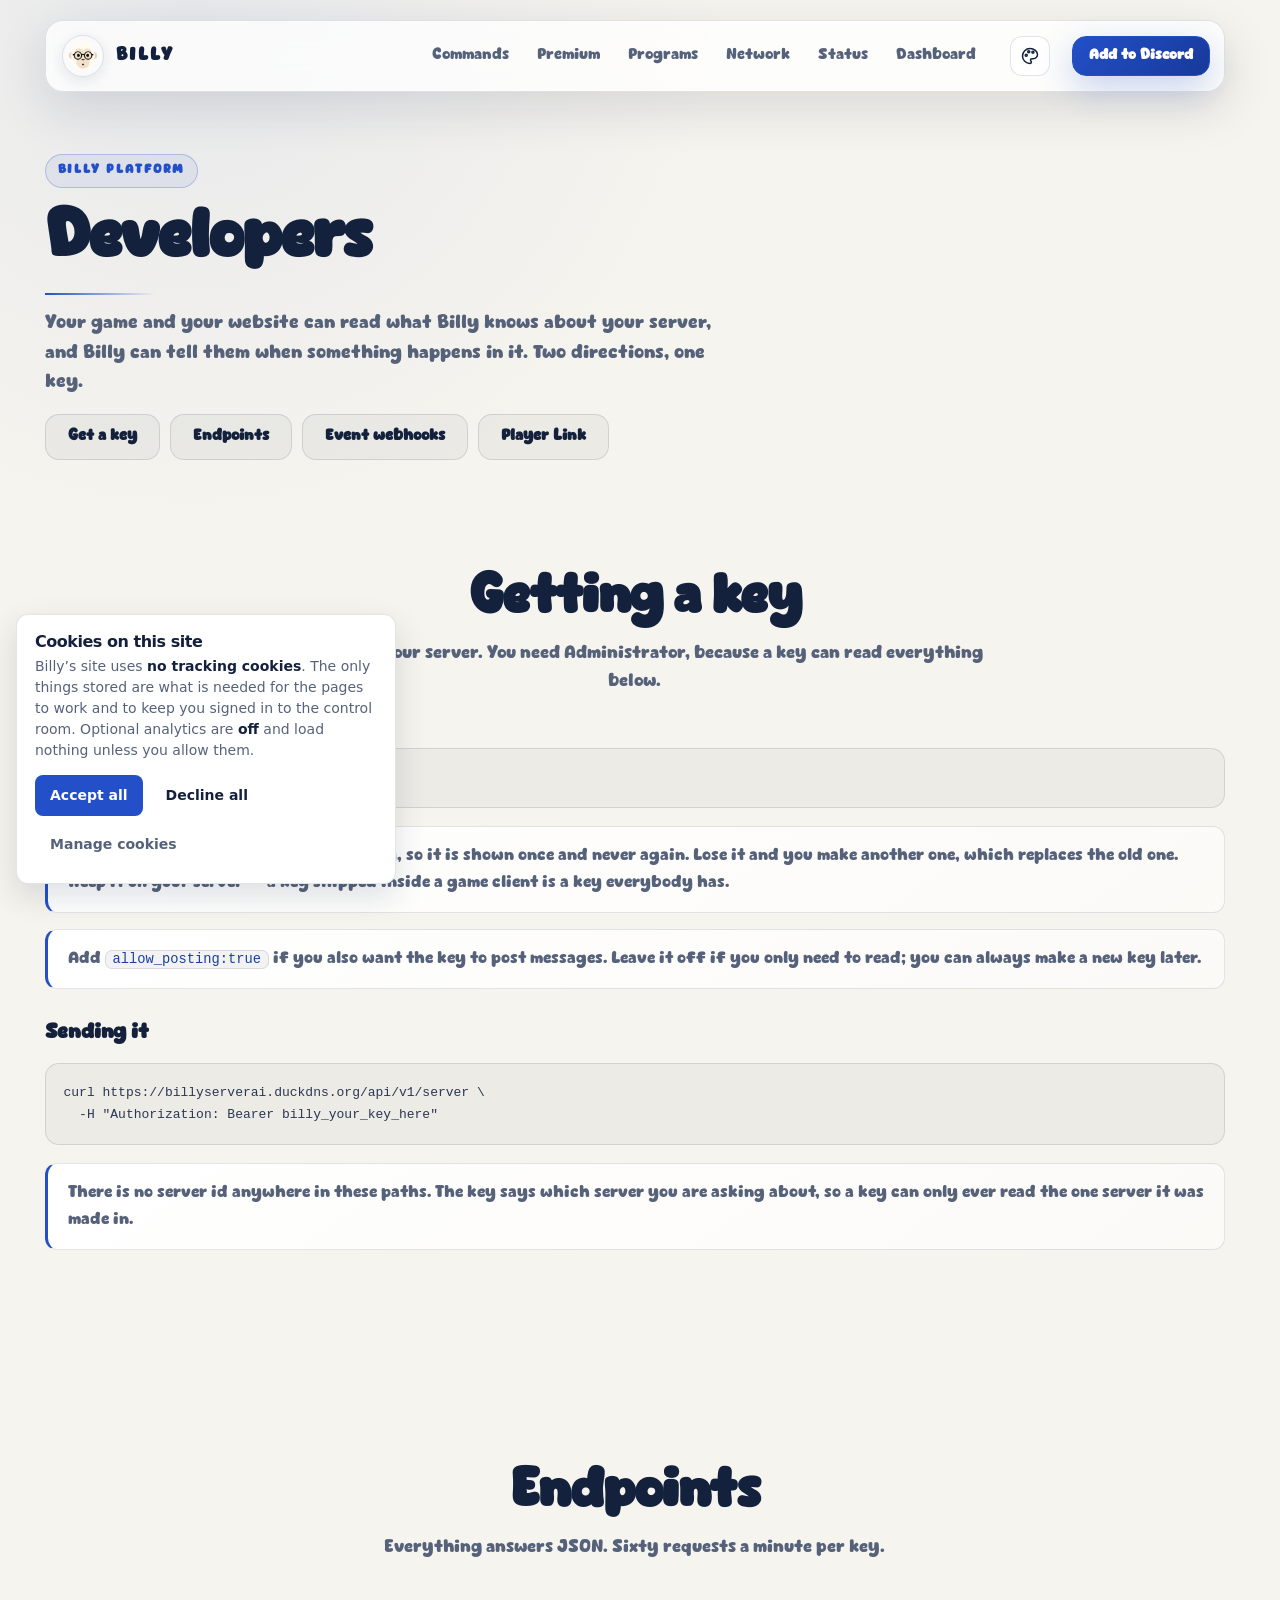
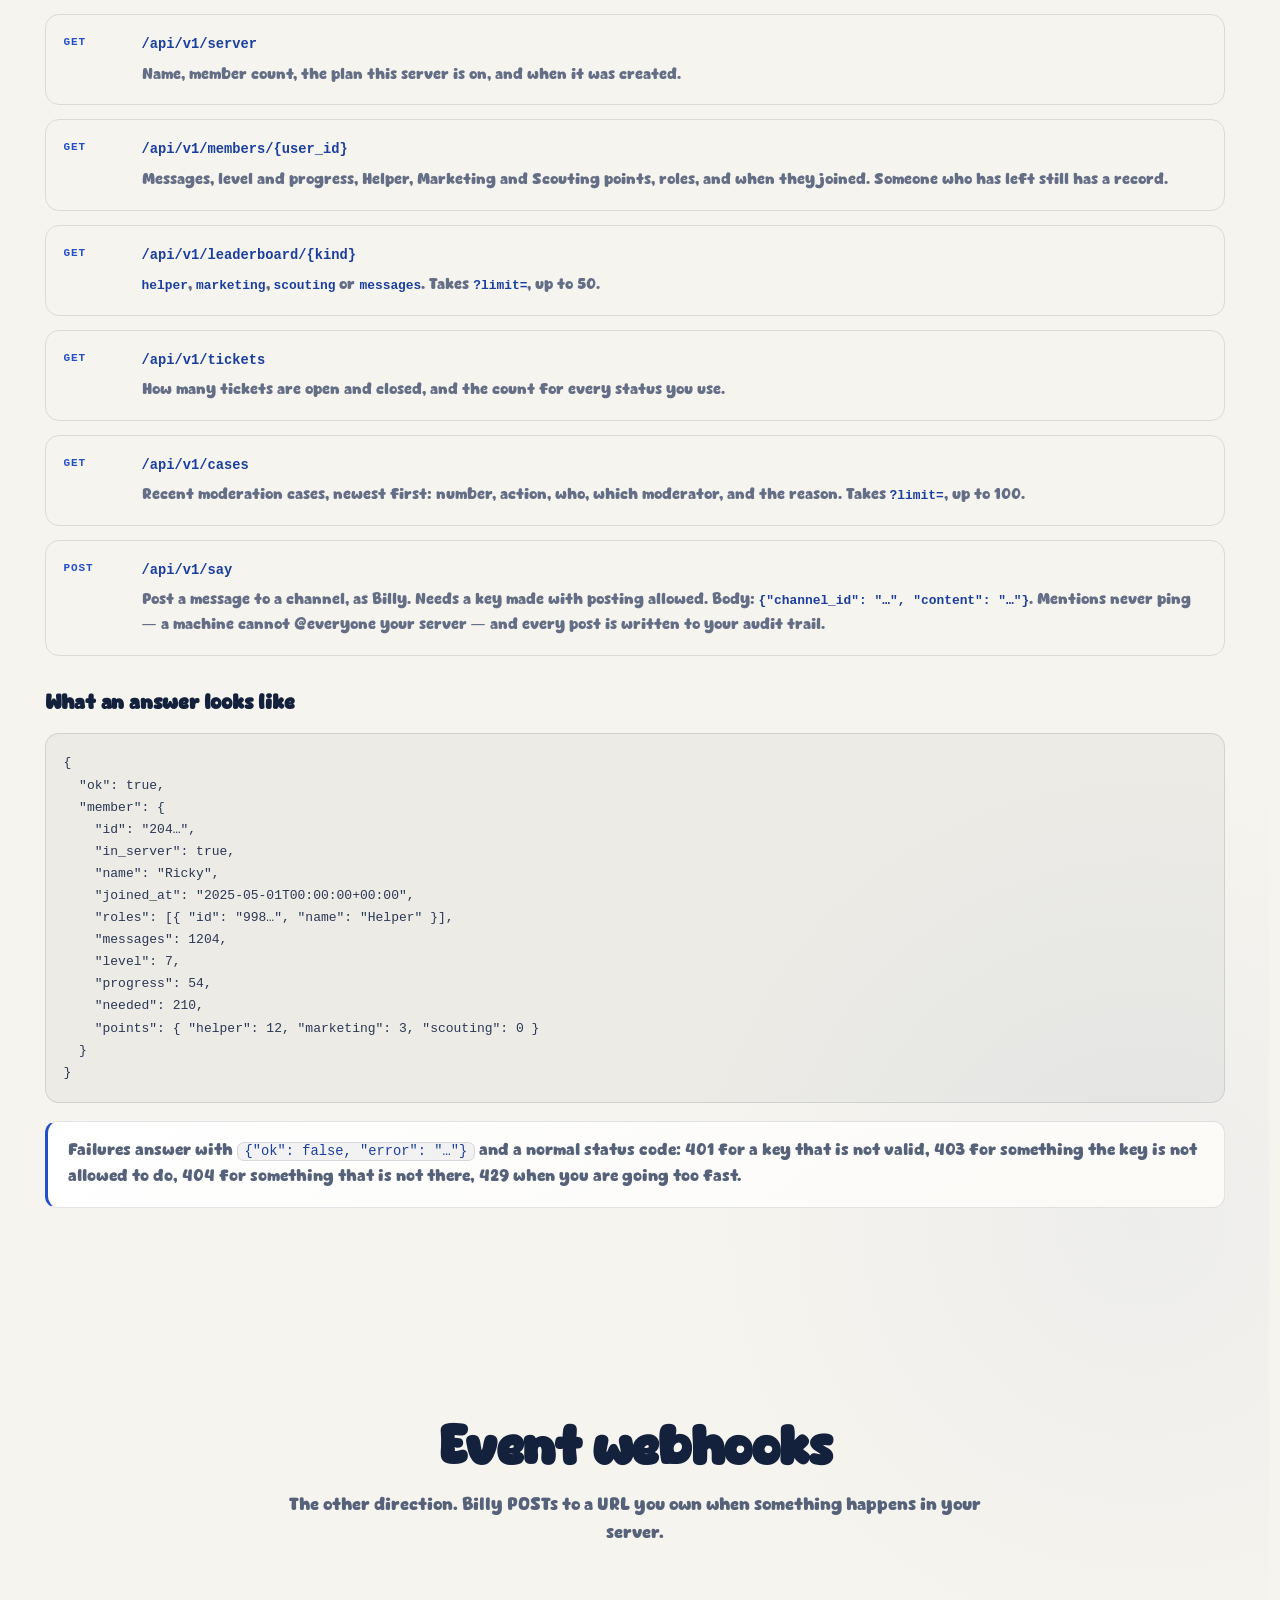
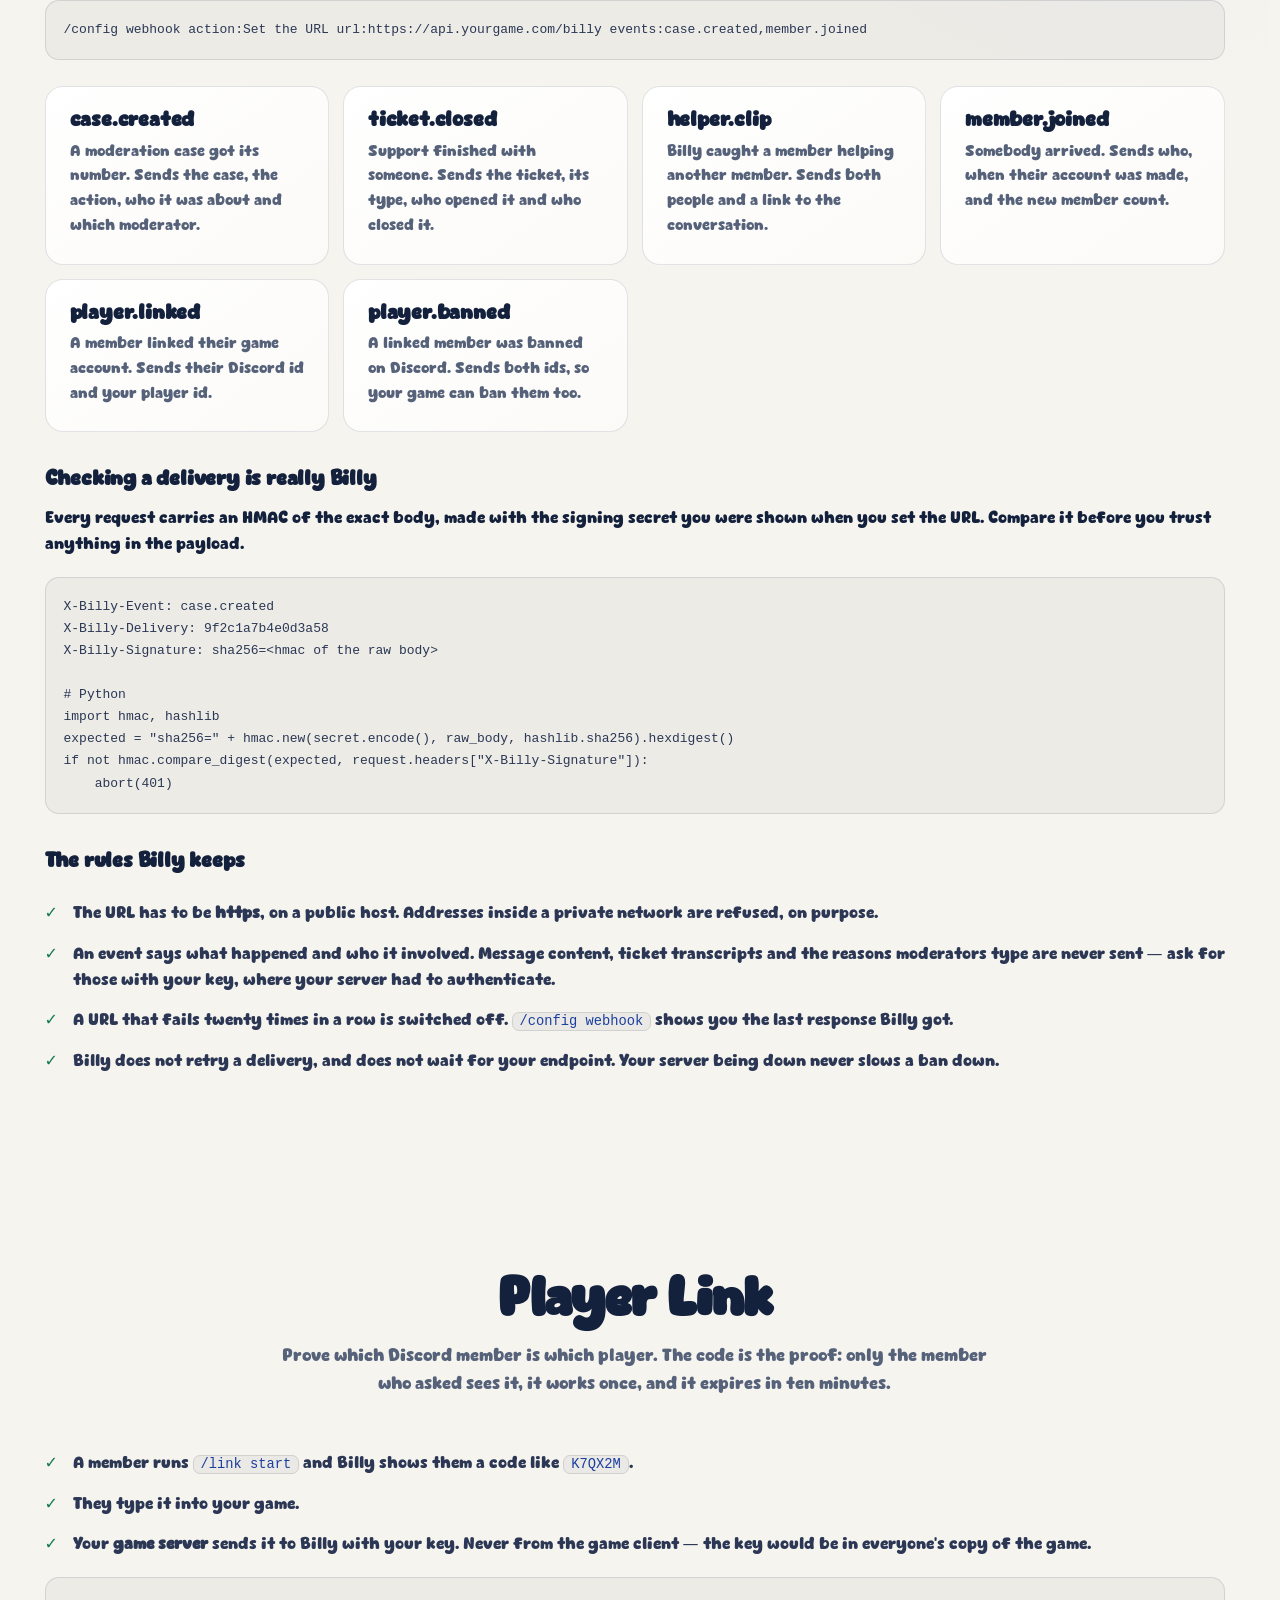
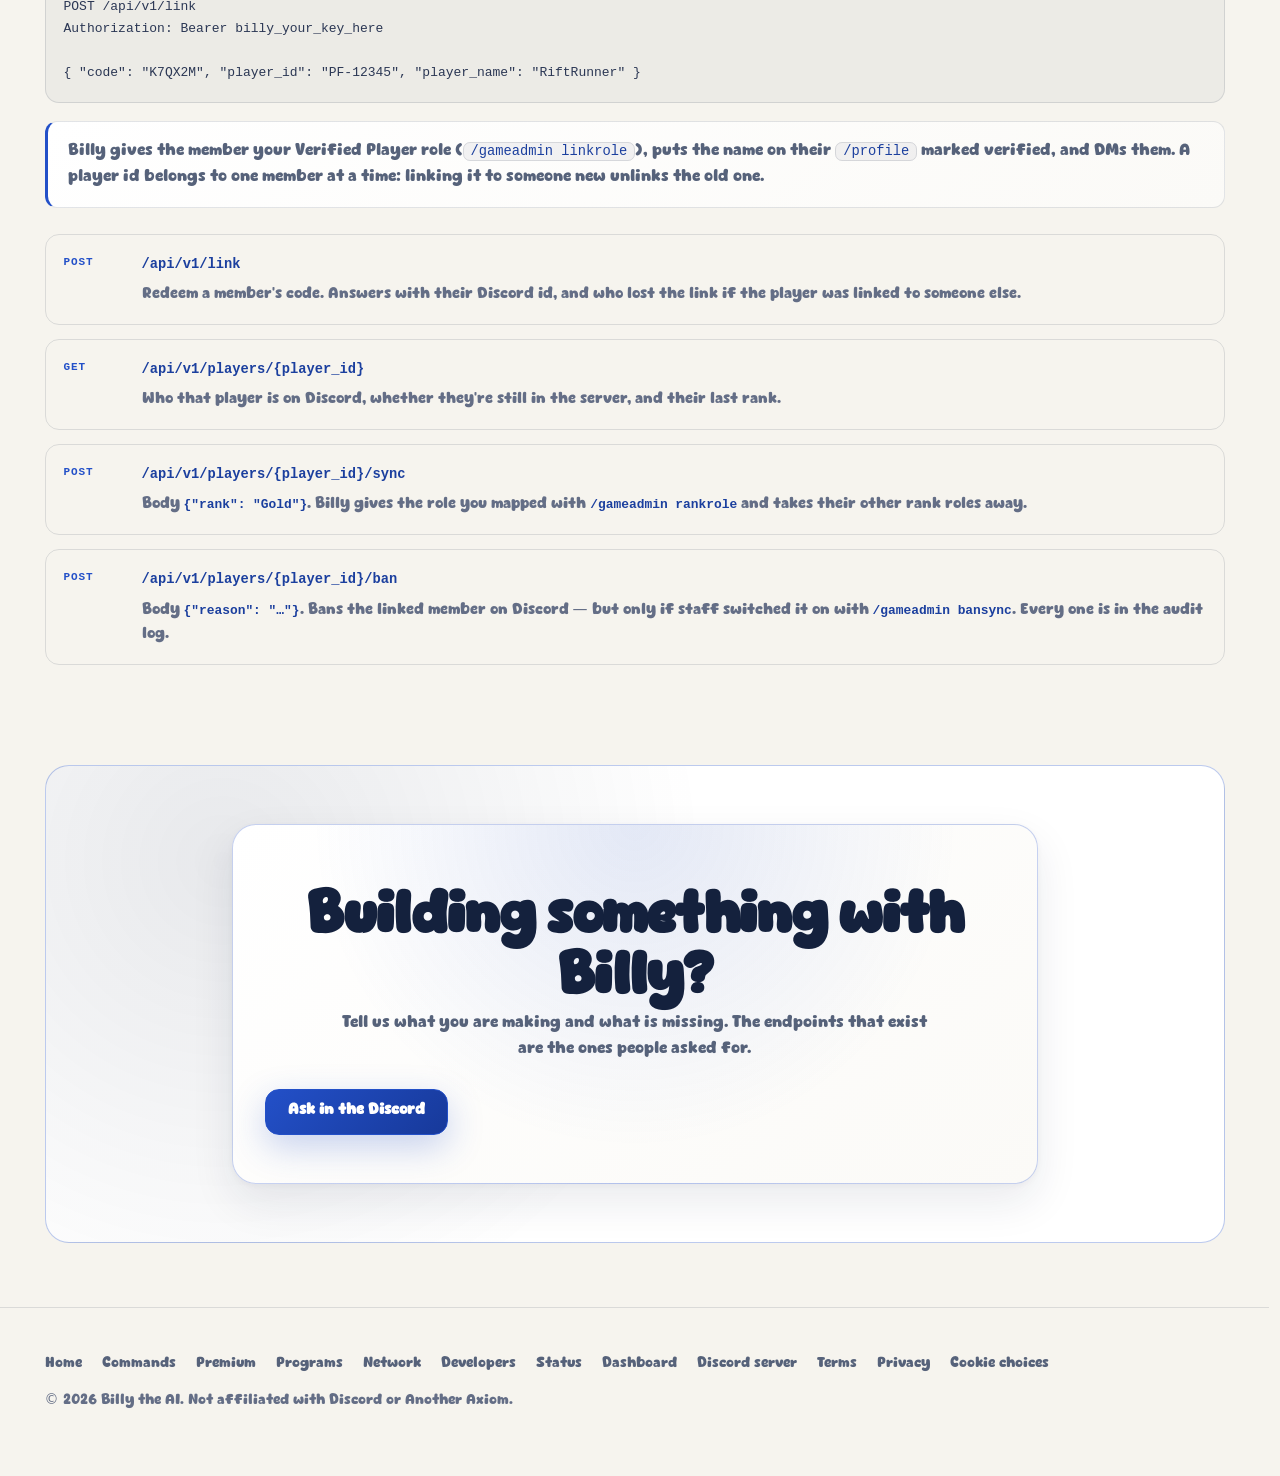
<file: developers/index.html>
<!DOCTYPE html>
<html lang="en">
<head>
<meta charset="utf-8">
<meta name="viewport" content="width=device-width, initial-scale=1">
<title>Developers | Billy the AI</title>
<meta name="description" content="Billy's API and event webhooks. Read your server's levels, points, tickets and cases from your own code, and have Billy POST to your URL when something happens.">
<meta property="og:title" content="Developers | Billy the AI">
<meta property="og:description" content="Billy's API and event webhooks. Read your server's levels, points, tickets and cases from your own code, and have Billy POST to your URL when something happens.">
<meta property="og:image" content="https://billy-the-ai.github.io/og.png">
<meta property="og:image:width" content="1200">
<meta property="og:image:height" content="630">
<meta name="theme-color" content="#f6f4ee">
<link rel="icon" href="/billy-icon.webp" type="image/webp">
<script>document.documentElement.classList.add("js");</script>
<link rel="preload" href="/fonts/Cute-Dino.otf" as="font" type="font/otf" crossorigin>
<script src="/theme.js"></script>
<link rel="stylesheet" href="/site.css">
<link rel="stylesheet" href="/scrollbars.css">
<style>
  .api-list { display: grid; gap: 14px; margin: 26px 0 0; padding: 0; list-style: none; }
  .api-row { display: grid; grid-template-columns: 62px 1fr; gap: 16px; align-items: start;
             padding: 16px 18px; border: 1px solid var(--line); border-radius: 14px; }
  .api-row b { font: 700 11px/1.6 var(--mono); letter-spacing: 0.08em; text-transform: uppercase;
               color: var(--accent); padding-top: 3px; }
  .api-row code { background: none; border: 0; padding: 0; font-weight: 700; word-break: break-word; }
  .api-row p { margin: 6px 0 0; color: var(--faint); font-size: 15px; }
  pre.snippet { margin: 18px 0 0; padding: 18px; overflow-x: auto; border: 1px solid var(--line);
                border-radius: 14px; background: rgba(20, 33, 61, 0.04);
                font: 13px/1.7 var(--mono); color: var(--ink-soft); }
  :root[data-theme="dark"] pre.snippet { background: rgba(226, 234, 255, 0.05); }
  @media (prefers-color-scheme: dark) { :root:not([data-theme="light"]) pre.snippet { background: rgba(226, 234, 255, 0.05); } }
  .event-grid { display: grid; gap: 14px; grid-template-columns: repeat(auto-fit, minmax(240px, 1fr)); margin-top: 26px; }
  @media (max-width: 620px) { .api-row { grid-template-columns: 1fr; gap: 6px; } }
</style>
</head>
<body>

<header class="site-header">
  <div class="container">
    <a class="logo" href="/"><img src="/billy-icon.webp" alt="">Billy</a>
    <nav class="site-nav" aria-label="Main">
      <a href="/commands/">Commands</a>
      <a href="/premium/">Premium</a>
      <a href="/programs/">Programs</a>
      <a href="/network/">Network</a>
      <a href="/status/">Status</a>
      <a href="/dashboard/">Dashboard</a>
    </nav>
    <a class="btn btn-primary btn-small" href="https://discord.com/oauth2/authorize?client_id=1515868648819003402&amp;scope=bot%20applications.commands">Add to Discord</a>
  </div>
</header>

<main class="container">
  <section class="page-top">
    <span class="badge">Billy Platform</span>
    <h1 style="margin-top:18px">Developers</h1>
    <p class="lede">Your game and your website can read what Billy knows about your server, and Billy can tell them when something happens in it. Two directions, one key.</p>
    <div class="buttons">
      <a class="btn" href="#key">Get a key</a>
      <a class="btn" href="#endpoints">Endpoints</a>
      <a class="btn" href="#webhooks">Event webhooks</a>
      <a class="btn" href="#player-link">Player Link</a>
    </div>
  </section>

  <section class="home-section" id="key">
    <div class="section-head">
      <h2>Getting a key</h2>
      <p>Run this in your server. You need Administrator, because a key can read everything below.</p>
    </div>
    <pre class="snippet">/config api action:Make a new key</pre>
    <p class="note" style="margin-top:18px">Billy stores only a fingerprint of the key, so it is shown once and never again. Lose it and you make another one, which replaces the old one. Keep it on your server — a key shipped inside a game client is a key everybody has.</p>
    <p class="note">Add <code>allow_posting:true</code> if you also want the key to post messages. Leave it off if you only need to read; you can always make a new key later.</p>
    <h3 style="margin-top:34px">Sending it</h3>
    <pre class="snippet">curl https://billyserverai.duckdns.org/api/v1/server \
  -H "Authorization: Bearer billy_your_key_here"</pre>
    <p class="note" style="margin-top:18px">There is no server id anywhere in these paths. The key says which server you are asking about, so a key can only ever read the one server it was made in.</p>
  </section>

  <section class="home-section" id="endpoints">
    <div class="section-head">
      <h2>Endpoints</h2>
      <p>Everything answers JSON. Sixty requests a minute per key.</p>
    </div>
    <ul class="api-list">
      <li class="api-row"><b>Get</b><div>
        <code>/api/v1/server</code>
        <p>Name, member count, the plan this server is on, and when it was created.</p>
      </div></li>
      <li class="api-row"><b>Get</b><div>
        <code>/api/v1/members/{user_id}</code>
        <p>Messages, level and progress, Helper, Marketing and Scouting points, roles, and when they joined. Someone who has left still has a record.</p>
      </div></li>
      <li class="api-row"><b>Get</b><div>
        <code>/api/v1/leaderboard/{kind}</code>
        <p><code>helper</code>, <code>marketing</code>, <code>scouting</code> or <code>messages</code>. Takes <code>?limit=</code>, up to 50.</p>
      </div></li>
      <li class="api-row"><b>Get</b><div>
        <code>/api/v1/tickets</code>
        <p>How many tickets are open and closed, and the count for every status you use.</p>
      </div></li>
      <li class="api-row"><b>Get</b><div>
        <code>/api/v1/cases</code>
        <p>Recent moderation cases, newest first: number, action, who, which moderator, and the reason. Takes <code>?limit=</code>, up to 100.</p>
      </div></li>
      <li class="api-row"><b>Post</b><div>
        <code>/api/v1/say</code>
        <p>Post a message to a channel, as Billy. Needs a key made with posting allowed. Body: <code>{"channel_id": "…", "content": "…"}</code>. Mentions never ping — a machine cannot @everyone your server — and every post is written to your audit trail.</p>
      </div></li>
    </ul>
    <h3 style="margin-top:38px">What an answer looks like</h3>
    <pre class="snippet">{
  "ok": true,
  "member": {
    "id": "204…",
    "in_server": true,
    "name": "Ricky",
    "joined_at": "2025-05-01T00:00:00+00:00",
    "roles": [{ "id": "998…", "name": "Helper" }],
    "messages": 1204,
    "level": 7,
    "progress": 54,
    "needed": 210,
    "points": { "helper": 12, "marketing": 3, "scouting": 0 }
  }
}</pre>
    <p class="note" style="margin-top:18px">Failures answer with <code>{"ok": false, "error": "…"}</code> and a normal status code: 401 for a key that is not valid, 403 for something the key is not allowed to do, 404 for something that is not there, 429 when you are going too fast.</p>
  </section>

  <section class="home-section" id="webhooks">
    <div class="section-head">
      <h2>Event webhooks</h2>
      <p>The other direction. Billy POSTs to a URL you own when something happens in your server.</p>
    </div>
    <pre class="snippet">/config webhook action:Set the URL url:https://api.yourgame.com/billy events:case.created,member.joined</pre>
    <div class="event-grid">
      <div class="card">
        <h3>case.created</h3>
        <p>A moderation case got its number. Sends the case, the action, who it was about and which moderator.</p>
      </div>
      <div class="card">
        <h3>ticket.closed</h3>
        <p>Support finished with someone. Sends the ticket, its type, who opened it and who closed it.</p>
      </div>
      <div class="card">
        <h3>helper.clip</h3>
        <p>Billy caught a member helping another member. Sends both people and a link to the conversation.</p>
      </div>
      <div class="card">
        <h3>member.joined</h3>
        <p>Somebody arrived. Sends who, when their account was made, and the new member count.</p>
      </div>
      <div class="card">
        <h3>player.linked</h3>
        <p>A member linked their game account. Sends their Discord id and your player id.</p>
      </div>
      <div class="card">
        <h3>player.banned</h3>
        <p>A linked member was banned on Discord. Sends both ids, so your game can ban them too.</p>
      </div>
    </div>
    <h3 style="margin-top:38px">Checking a delivery is really Billy</h3>
    <p>Every request carries an HMAC of the exact body, made with the signing secret you were shown when you set the URL. Compare it before you trust anything in the payload.</p>
    <pre class="snippet">X-Billy-Event: case.created
X-Billy-Delivery: 9f2c1a7b4e0d3a58
X-Billy-Signature: sha256=&lt;hmac of the raw body&gt;

# Python
import hmac, hashlib
expected = "sha256=" + hmac.new(secret.encode(), raw_body, hashlib.sha256).hexdigest()
if not hmac.compare_digest(expected, request.headers["X-Billy-Signature"]):
    abort(401)</pre>
    <h3 style="margin-top:38px">The rules Billy keeps</h3>
    <ul class="check-list">
      <li>The URL has to be <b>https</b>, on a public host. Addresses inside a private network are refused, on purpose.</li>
      <li>An event says what happened and who it involved. Message content, ticket transcripts and the reasons moderators type are never sent — ask for those with your key, where your server had to authenticate.</li>
      <li>A URL that fails twenty times in a row is switched off. <code>/config webhook</code> shows you the last response Billy got.</li>
      <li>Billy does not retry a delivery, and does not wait for your endpoint. Your server being down never slows a ban down.</li>
    </ul>
  </section>

  <section class="home-section" id="player-link">
    <div class="section-head">
      <h2>Player Link</h2>
      <p>Prove which Discord member is which player. The code is the proof: only the member who asked sees it, it works once, and it expires in ten minutes.</p>
    </div>
    <ol class="check-list">
      <li>A member runs <code>/link start</code> and Billy shows them a code like <code>K7QX2M</code>.</li>
      <li>They type it into your game.</li>
      <li>Your <b>game server</b> sends it to Billy with your key. Never from the game client — the key would be in everyone's copy of the game.</li>
    </ol>
    <pre class="snippet">POST /api/v1/link
Authorization: Bearer billy_your_key_here

{ "code": "K7QX2M", "player_id": "PF-12345", "player_name": "RiftRunner" }</pre>
    <p class="note" style="margin-top:18px">Billy gives the member your Verified Player role (<code>/gameadmin linkrole</code>), puts the name on their <code>/profile</code> marked verified, and DMs them. A player id belongs to one member at a time: linking it to someone new unlinks the old one.</p>
    <ul class="api-list">
      <li class="api-row"><b>Post</b><div>
        <code>/api/v1/link</code>
        <p>Redeem a member's code. Answers with their Discord id, and who lost the link if the player was linked to someone else.</p>
      </div></li>
      <li class="api-row"><b>Get</b><div>
        <code>/api/v1/players/{player_id}</code>
        <p>Who that player is on Discord, whether they're still in the server, and their last rank.</p>
      </div></li>
      <li class="api-row"><b>Post</b><div>
        <code>/api/v1/players/{player_id}/sync</code>
        <p>Body <code>{"rank": "Gold"}</code>. Billy gives the role you mapped with <code>/gameadmin rankrole</code> and takes their other rank roles away.</p>
      </div></li>
      <li class="api-row"><b>Post</b><div>
        <code>/api/v1/players/{player_id}/ban</code>
        <p>Body <code>{"reason": "…"}</code>. Bans the linked member on Discord — but only if staff switched it on with <code>/gameadmin bansync</code>. Every one is in the audit log.</p>
      </div></li>
    </ul>
  </section>

  <section class="cta-final">
    <div class="cta-card">
      <h2>Building something with Billy?</h2>
      <p>Tell us what you are making and what is missing. The endpoints that exist are the ones people asked for.</p>
      <div class="buttons"><a class="btn btn-primary" href="https://discord.gg/uXHNJz6fDh">Ask in the Discord</a></div>
    </div>
  </section>
</main>

<footer class="site-footer">
  <div class="container">
    <nav aria-label="More links">
      <a href="/">Home</a>
      <a href="/commands/">Commands</a>
      <a href="/premium/">Premium</a>
      <a href="/programs/">Programs</a>
      <a href="/network/">Network</a>
      <a href="/developers/">Developers</a>
      <a href="/status/">Status</a>
      <a href="/dashboard/">Dashboard</a>
      <a href="https://discord.gg/uXHNJz6fDh">Discord server</a>
      <a href="/terms/">Terms</a>
      <a href="/privacy/">Privacy</a>
      <a href="#" onclick="window.billyConsentReopen();return false;">Cookie choices</a>
    </nav>
    <p>&copy; 2026 Billy the AI. Not affiliated with Discord or Another Axiom.</p>
  </div>
</footer>

<script src="/site.js" defer></script>
<script src="/analytics.js" defer></script>
<script src="/consent.js" defer></script>
</body>
</html>
</file>
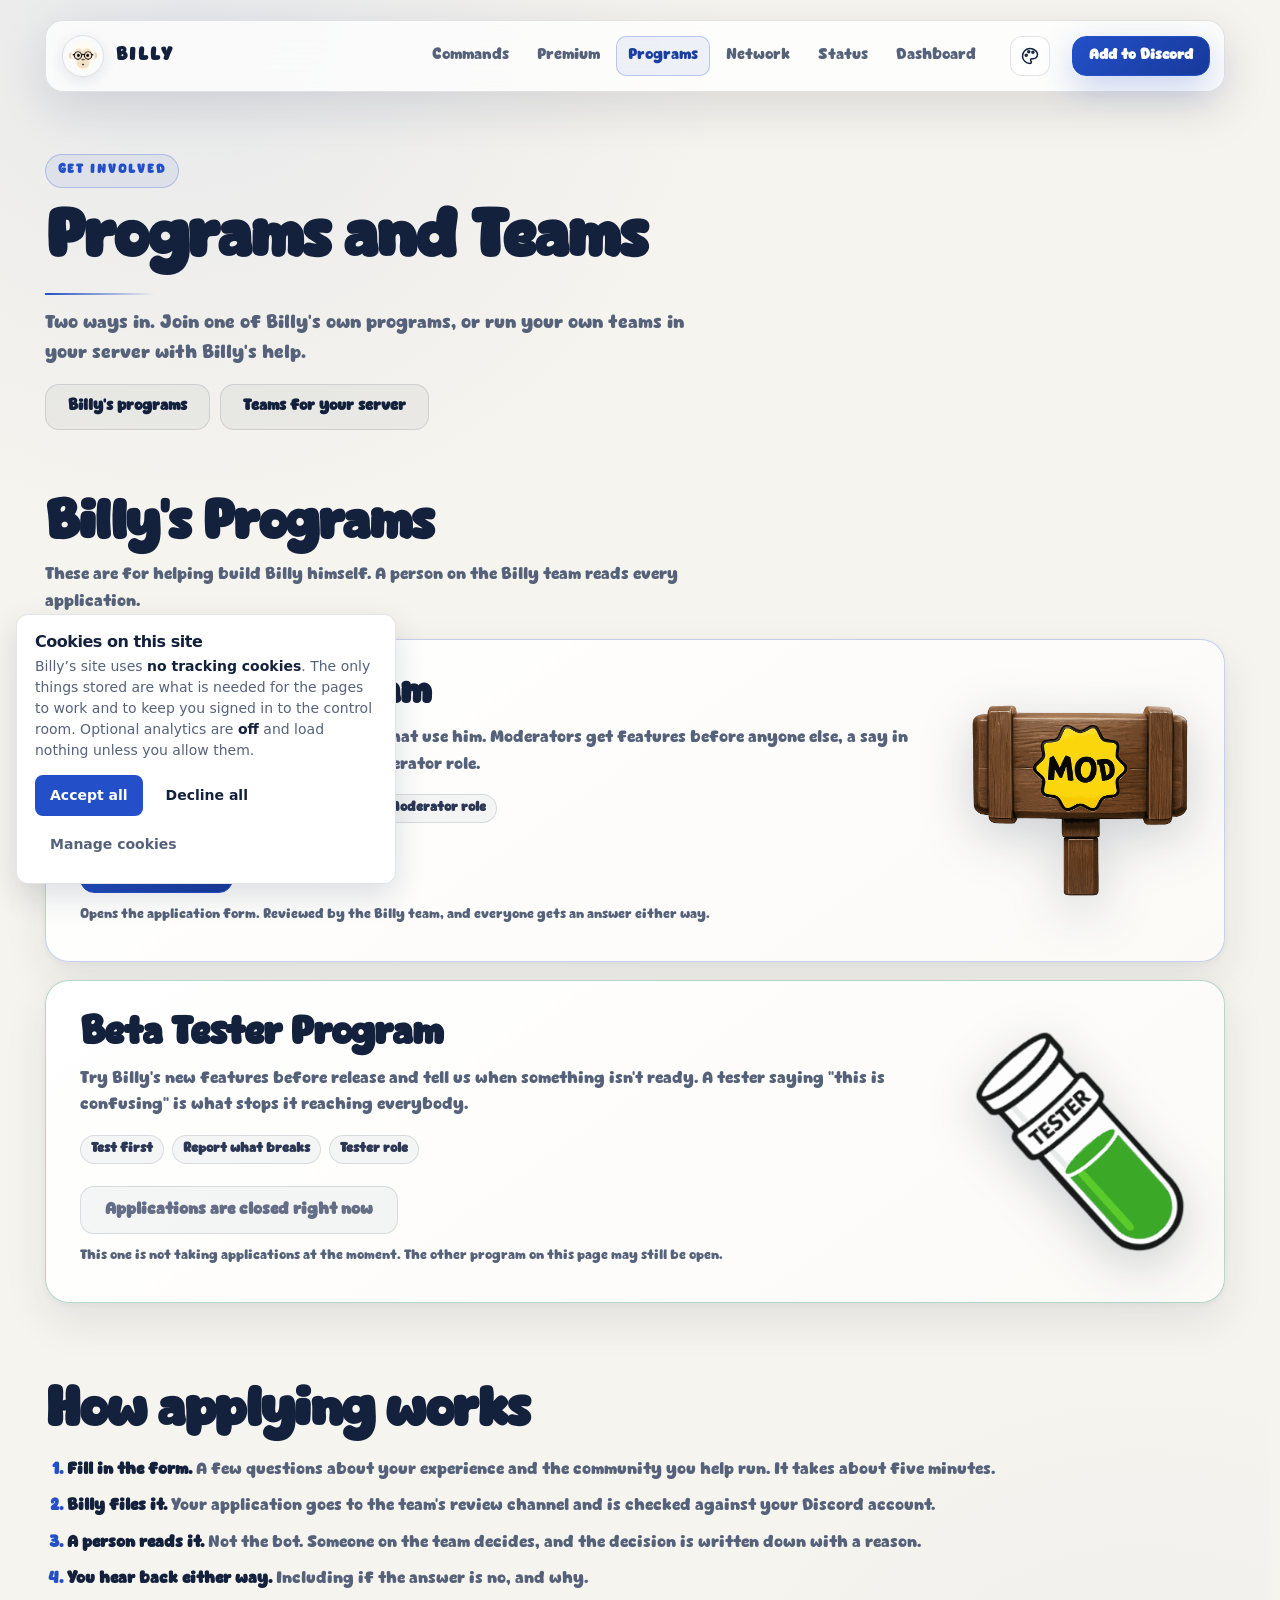
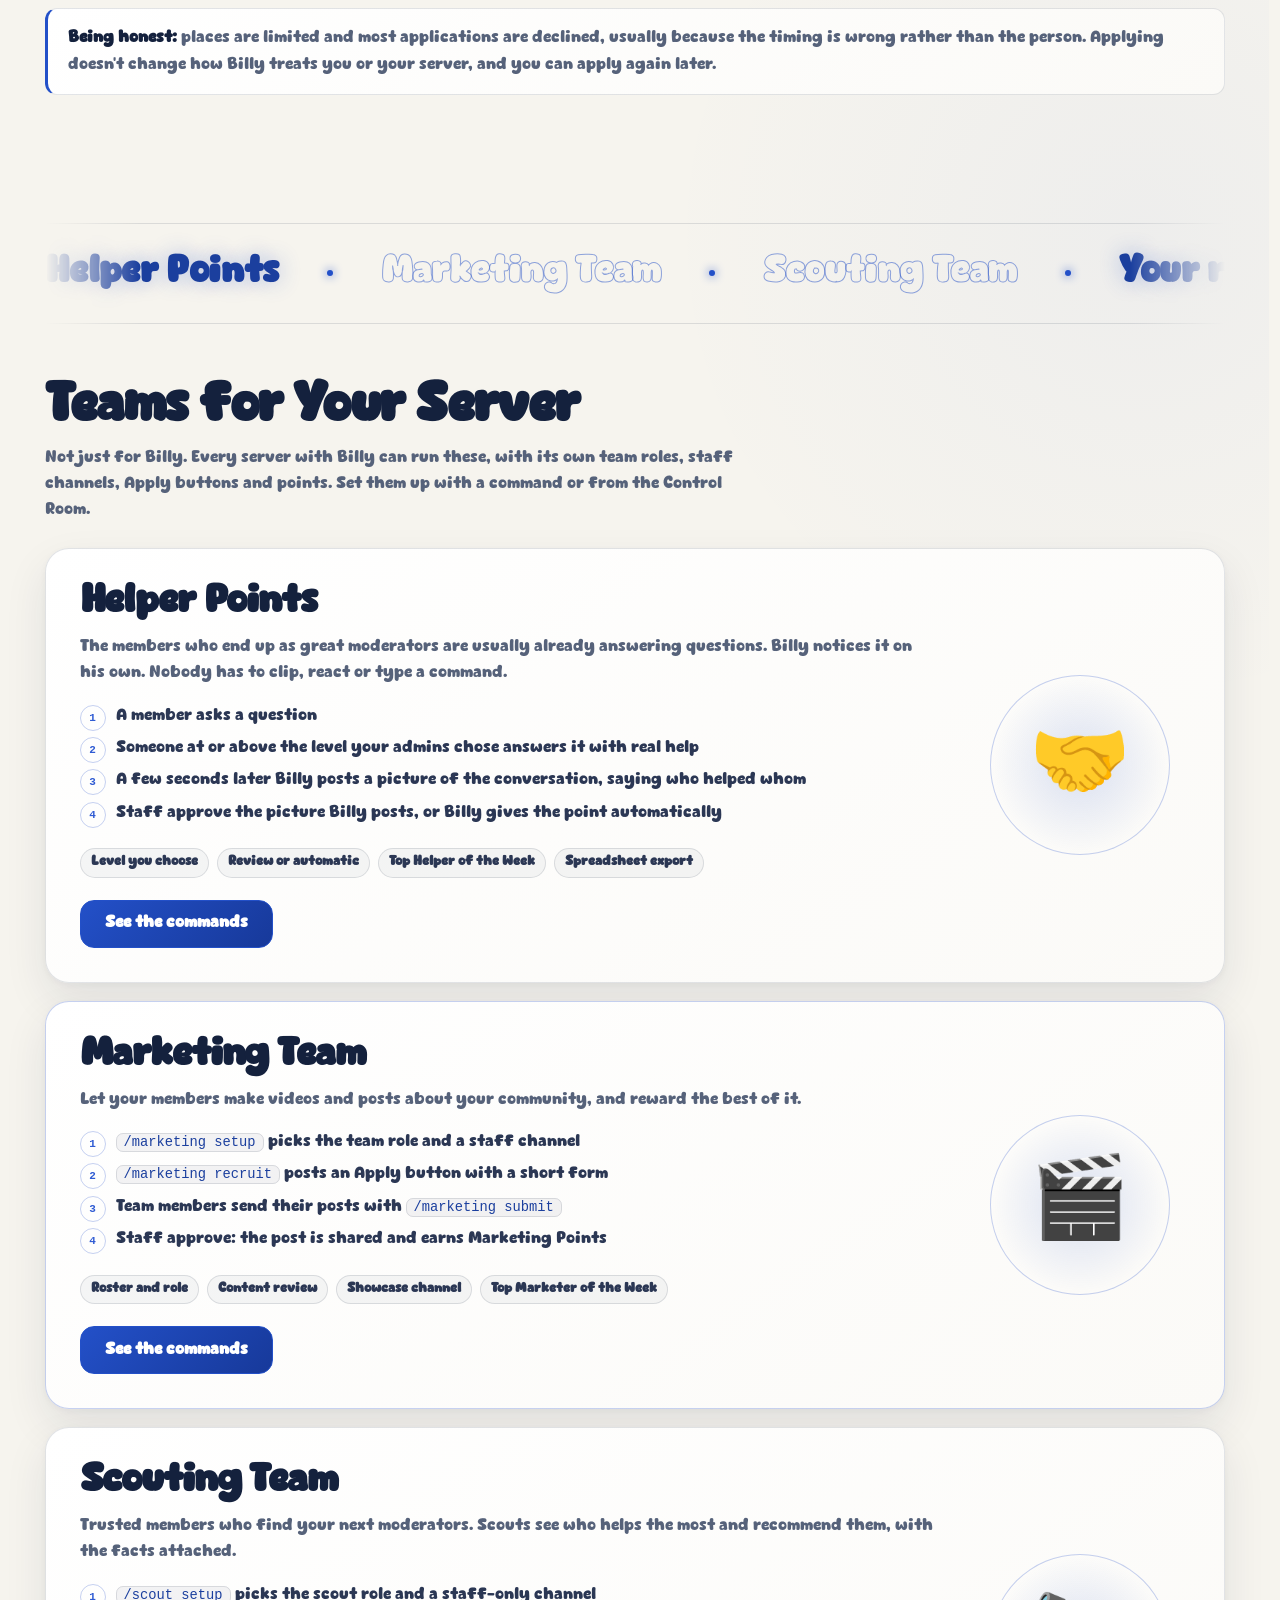
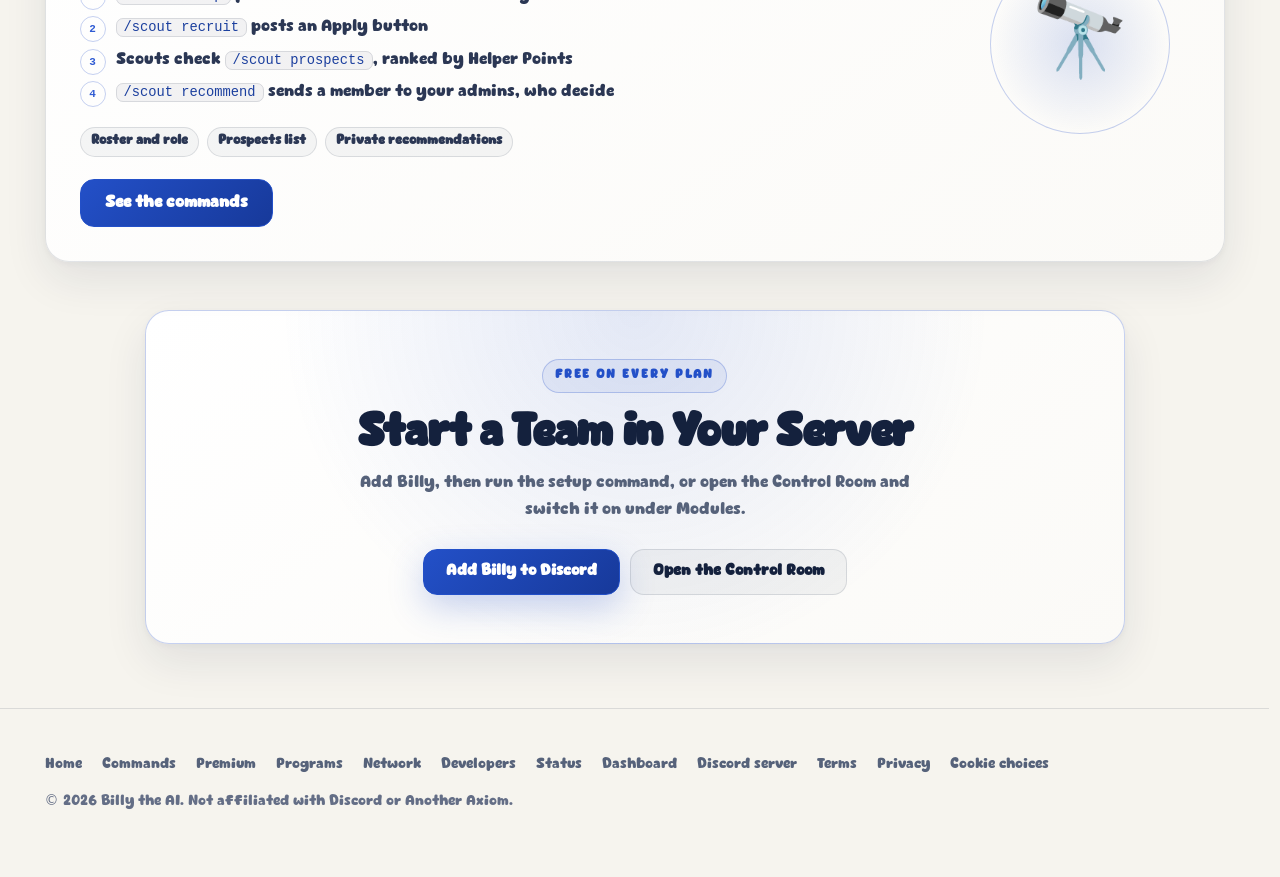
<file: moderator/index.html>
<!DOCTYPE html>
<html lang="en">
<head>
<meta charset="utf-8">
<title>Billy Programs</title>
<link rel="canonical" href="https://billy-the-ai.github.io/programs/">
<meta http-equiv="refresh" content="0; url=/programs/#moderator">
<script>location.replace("/programs/#moderator");</script>
<link rel="stylesheet" href="/site.css">
</head>
<body>
  <!-- This address was shared before the programs page existed, so it
       forwards instead of showing a 404. -->
  <p class="container" style="padding-top:60px">The moderator program has moved to <a href="/programs/#moderator">Billy Programs</a>.</p>
</body>
</html>
</file>
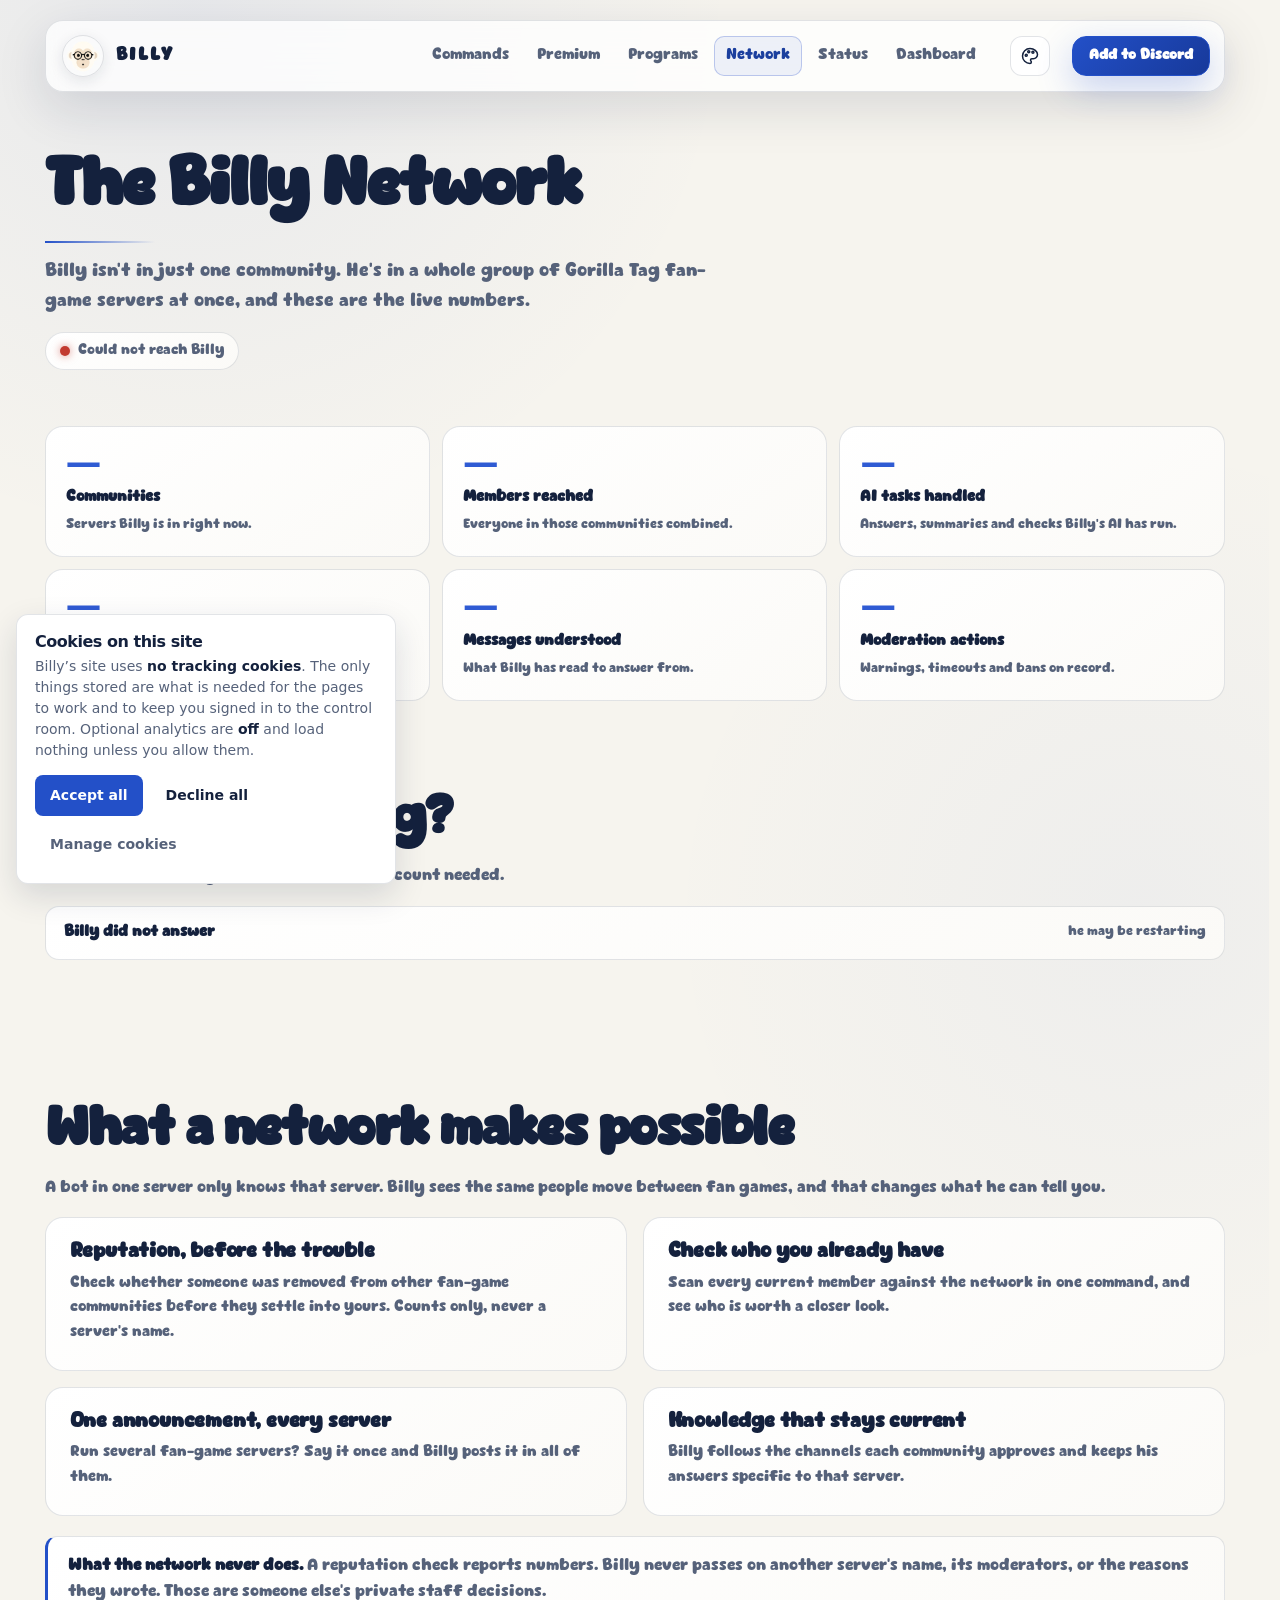
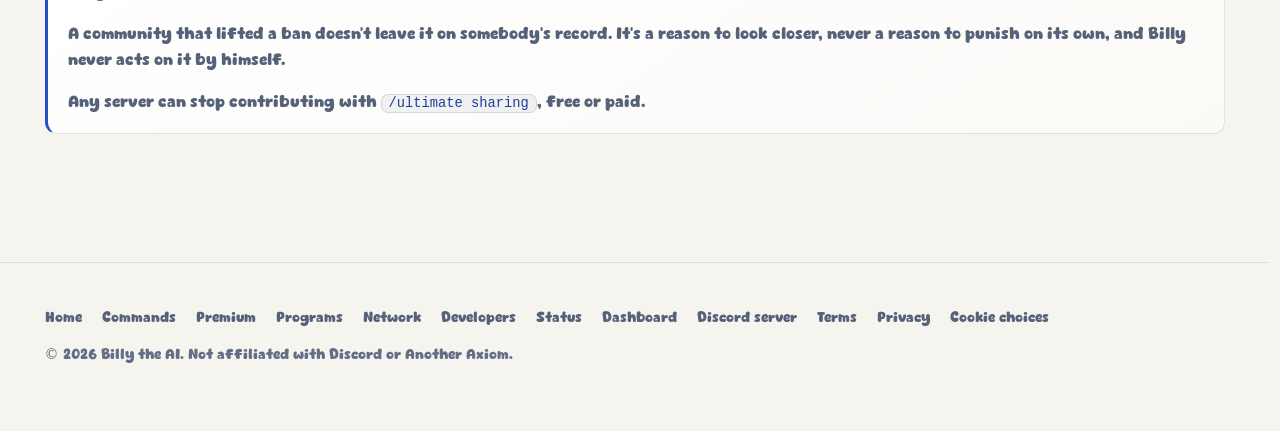
<file: network/index.html>
<!DOCTYPE html>
<html lang="en">
<head>
<meta charset="utf-8">
<meta name="viewport" content="width=device-width, initial-scale=1">
<title>The Billy Network | Billy the AI</title>
<meta name="description" content="Billy is installed across Gorilla Tag fan-game communities at once. This is what that network looks like, live.">
<meta property="og:title" content="The Billy Network | Billy the AI">
<meta property="og:description" content="Billy is installed across Gorilla Tag fan-game communities at once. This is what that network looks like, live.">
<meta property="og:image" content="https://billy-the-ai.github.io/og.png">
<meta property="og:image:width" content="1200">
<meta property="og:image:height" content="630">
<meta name="theme-color" content="#f6f4ee">
<link rel="icon" href="/billy-icon.webp" type="image/webp">
<script>document.documentElement.classList.add("js");</script>
<link rel="preload" href="/fonts/Cute-Dino.otf" as="font" type="font/otf" crossorigin>
<script src="/theme.js"></script>
<link rel="stylesheet" href="/site.css">
<link rel="stylesheet" href="/scrollbars.css">
</head>
<body>

<header class="site-header">
  <div class="container">
    <a class="logo" href="/"><img src="/billy-icon.webp" alt="">Billy</a>
    <nav class="site-nav" aria-label="Main">
      <a href="/commands/">Commands</a>
      <a href="/premium/">Premium</a>
      <a href="/programs/">Programs</a>
      <a href="/network/" aria-current="page">Network</a>
      <a href="/status/">Status</a>
      <a href="/dashboard/">Dashboard</a>
    </nav>
    <a class="btn btn-primary btn-small" href="https://discord.com/oauth2/authorize?client_id=1515868648819003402&amp;scope=bot%20applications.commands">Add to Discord</a>
  </div>
</header>

<main class="container">
  <section class="page-top">
    <h1>The Billy Network</h1>
    <p class="lede">Billy isn't in just one community. He's in a whole group of Gorilla Tag fan-game servers at once, and these are the live numbers.</p>
    <p class="live"><i class="dot wait" id="liveDot"></i><span id="liveText">Checking Billy&hellip;</span></p>
  </section>

  <div class="stats" id="stats">
    <article class="stat tilt"><b id="nCommunities">&mdash;</b><span>Communities</span><small>Servers Billy is in right now.</small></article>
    <article class="stat tilt"><b id="nMembers">&mdash;</b><span>Members reached</span><small>Everyone in those communities combined.</small></article>
    <article class="stat tilt"><b id="nQuestions">&mdash;</b><span>AI tasks handled</span><small>Answers, summaries and checks Billy&rsquo;s AI has run.</small></article>
    <article class="stat tilt"><b id="nKnowledge">&mdash;</b><span>Knowledge sources</span><small>Channels communities let Billy learn from.</small></article>
    <article class="stat tilt"><b id="nMessages">&mdash;</b><span>Messages understood</span><small>What Billy has read to answer from.</small></article>
    <article class="stat tilt"><b id="nModeration">&mdash;</b><span>Moderation actions</span><small>Warnings, timeouts and bans on record.</small></article>
  </div>

  <section class="block">
    <h2>Is Billy working?</h2>
    <p class="muted">The same checks Billy runs on himself. No account needed.</p>
    <div class="parts" id="parts">
      <div class="part"><i class="dot wait"></i><b>Loading&hellip;</b><span>checking</span></div>
    </div>
    <p class="muted small" id="checkedAt" style="margin-top:12px"></p>
  </section>

  <section class="block">
    <h2>What a network makes possible</h2>
    <p class="muted">A bot in one server only knows that server. Billy sees the same people move between fan games, and that changes what he can tell you.</p>
    <div class="grid grid-2">
      <div class="card">
        <h3>Reputation, before the trouble</h3>
        <p>Check whether someone was removed from other fan-game communities before they settle into yours. Counts only, never a server's name.</p>
      </div>
      <div class="card">
        <h3>Check who you already have</h3>
        <p>Scan every current member against the network in one command, and see who is worth a closer look.</p>
      </div>
      <div class="card">
        <h3>One announcement, every server</h3>
        <p>Run several fan-game servers? Say it once and Billy posts it in all of them.</p>
      </div>
      <div class="card">
        <h3>Knowledge that stays current</h3>
        <p>Billy follows the channels each community approves and keeps his answers specific to that server.</p>
      </div>
    </div>

    <div class="note" style="margin-top:20px">
      <p><b>What the network never does.</b> A reputation check reports numbers. Billy never passes on another server's name, its moderators, or the reasons they wrote. Those are someone else's private staff decisions.</p>
      <p>A community that lifted a ban doesn't leave it on somebody's record. It's a reason to look closer, never a reason to punish on its own, and Billy never acts on it by himself.</p>
      <p style="margin:0">Any server can stop contributing with <code>/ultimate sharing</code>, free or paid.</p>
    </div>
  </section>
</main>

<footer class="site-footer">
  <div class="container">
    <nav aria-label="More links">
      <a href="/">Home</a>
      <a href="/commands/">Commands</a>
      <a href="/premium/">Premium</a>
      <a href="/programs/">Programs</a>
      <a href="/network/">Network</a>
      <a href="/developers/">Developers</a>
      <a href="/status/">Status</a>
      <a href="/dashboard/">Dashboard</a>
      <a href="https://discord.gg/uXHNJz6fDh">Discord server</a>
      <a href="/terms/">Terms</a>
      <a href="/privacy/">Privacy</a>
      <a href="#" onclick="window.billyConsentReopen();return false;">Cookie choices</a>
    </nav>
    <p>&copy; 2026 Billy the AI. Not affiliated with Discord or Another Axiom.</p>
  </div>
</footer>

<script>
/* Everything on this page comes from Billy's own public status endpoint, which
   needs no account and returns aggregate counts only -- no server is named and
   nothing can be traced back to one community. */
(function () {
  var API = "https://billyserverai.duckdns.org";

  function number(value) {
    return typeof value === "number" ? value.toLocaleString() : "—";
  }

  /* Count up to the real figure. The value is written FIRST and the animation
     only decorates it, so a reader who arrives mid-count or has motion turned
     off still sees the true number rather than a frozen partial one. */
  function show(id, value) {
    var node = document.getElementById(id);
    if (!node || typeof value !== "number") { return; }
    node.textContent = number(value);
    if (window.matchMedia("(prefers-reduced-motion: reduce)").matches || value < 50) { return; }
    var started = null, duration = 900;
    function step(now) {
      if (started === null) { started = now; }
      var progress = Math.min((now - started) / duration, 1);
      var eased = 1 - Math.pow(1 - progress, 3);
      node.textContent = number(Math.round(value * eased));
      if (progress < 1) { requestAnimationFrame(step); }
      else { node.textContent = number(value); }
    }
    requestAnimationFrame(step);
  }

  function renderParts(parts, ok) {
    var box = document.getElementById("parts");
    box.replaceChildren();
    (parts || []).forEach(function (part) {
      var row = document.createElement("div");
      row.className = "part";
      var dot = document.createElement("i");
      dot.className = "dot" + (part.ok ? "" : " bad");
      var name = document.createElement("b");
      name.textContent = part.name;
      var note = document.createElement("span");
      note.textContent = part.note || (part.ok ? "working" : "not working");
      row.append(dot, name, note);
      box.append(row);
    });
    var dot = document.getElementById("liveDot");
    var text = document.getElementById("liveText");
    if (ok) { dot.className = "dot"; text.textContent = "Billy is online"; }
    else { dot.className = "dot bad"; text.textContent = "Billy is having trouble"; }
  }

  var controller = new AbortController();
  var timeout = setTimeout(function () { controller.abort(); }, 12000);

  fetch(API + "/api/status", { cache: "no-store", signal: controller.signal })
    .then(function (response) { return response.ok ? response.json() : null; })
    .then(function (data) {
      if (!data) { throw new Error("no data"); }
      var n = data.network || {};
      show("nCommunities", n.communities);
      show("nMembers", n.members);
      show("nQuestions", n.questions_answered);
      show("nKnowledge", n.knowledge_sources);
      show("nMessages", n.messages_understood);
      show("nModeration", n.moderation_actions);
      renderParts(data.parts, data.ok);
      if (data.checked_at) {
        document.getElementById("checkedAt").textContent =
          "Checked " + new Date(data.checked_at).toLocaleString() + ".";
      }
    })
    .catch(function () {
      /* Say so plainly rather than leaving dashes that look like zero. */
      document.getElementById("liveDot").className = "dot bad";
      document.getElementById("liveText").textContent = "Could not reach Billy";
      document.getElementById("parts").replaceChildren();
      var row = document.createElement("div");
      row.className = "part";
      var name = document.createElement("b");
      name.textContent = "Billy did not answer";
      var note = document.createElement("span");
      note.textContent = "he may be restarting";
      row.append(name, note);
      document.getElementById("parts").append(row);
    })
    .finally(function () { clearTimeout(timeout); });
})();
</script>
<script src="/site.js" defer></script>
<script src="/analytics.js" defer></script>
<script src="/consent.js" defer></script>
</body>
</html>
</file>
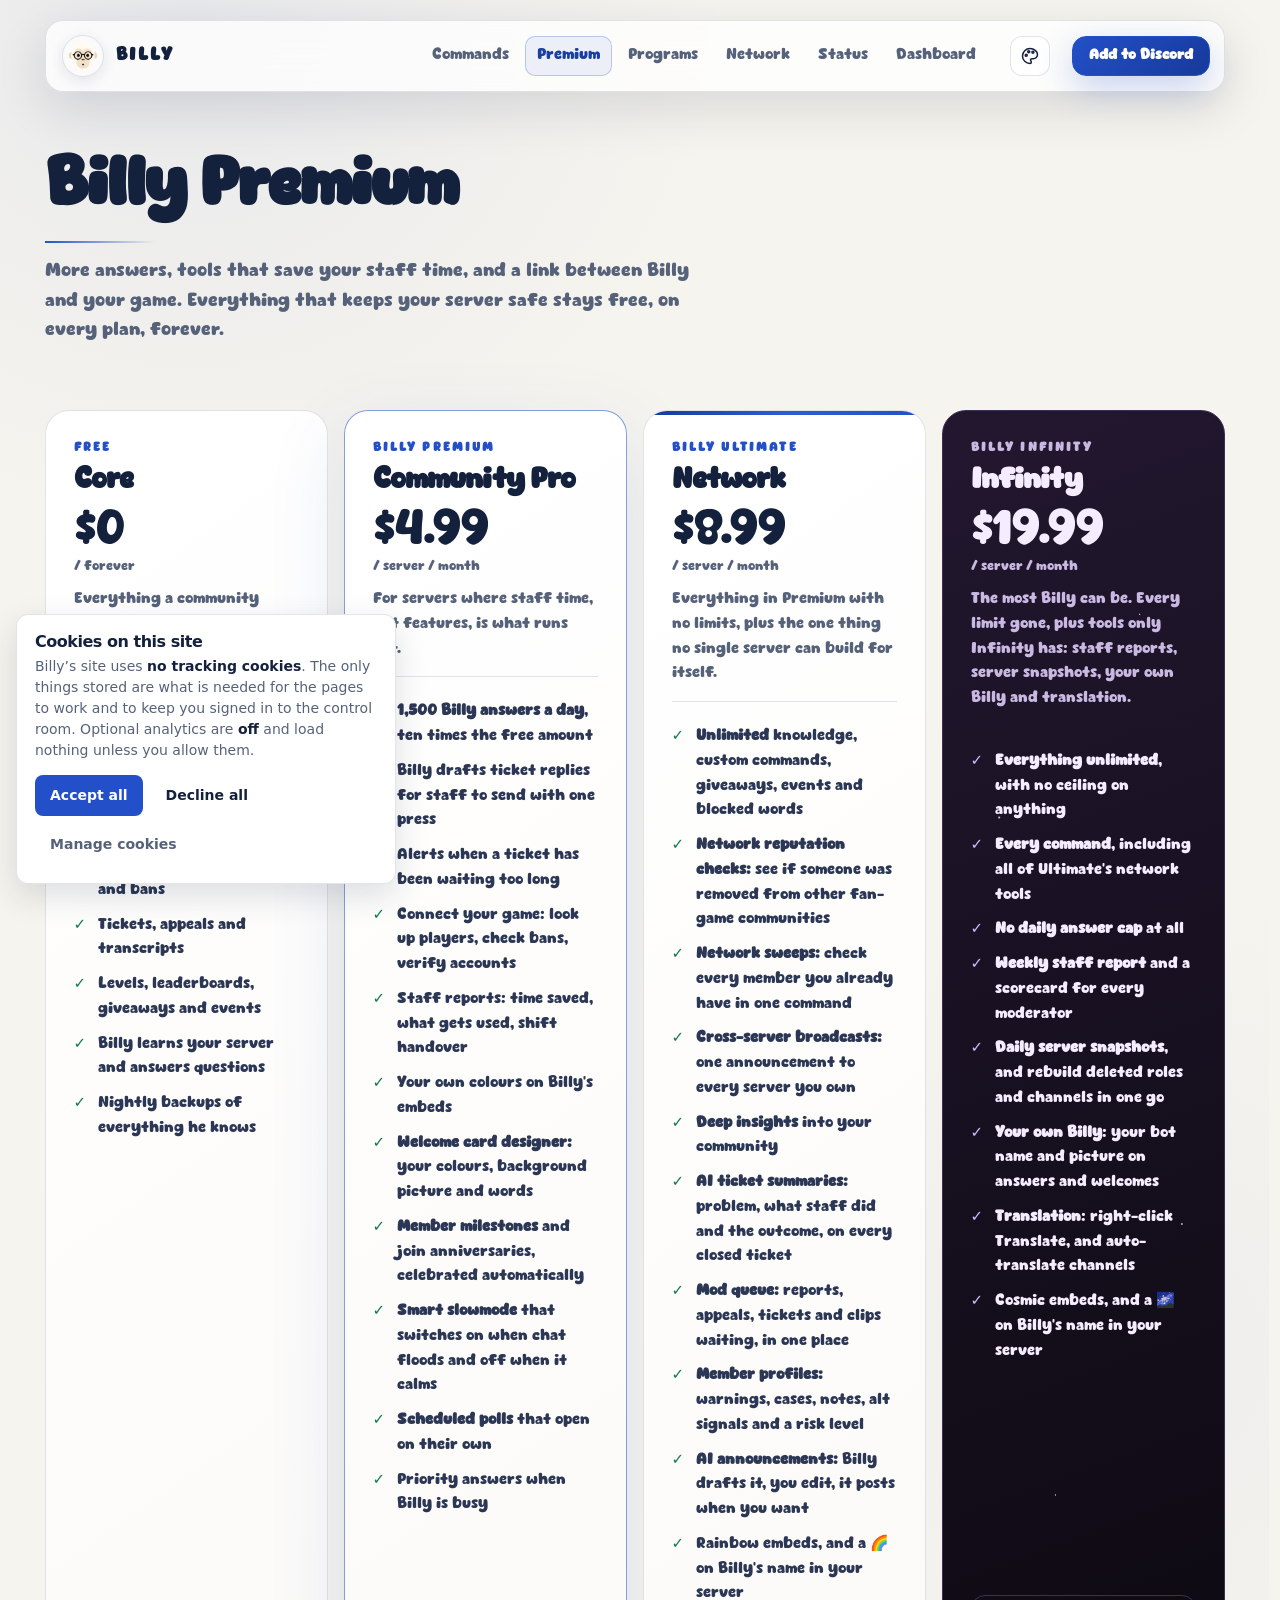
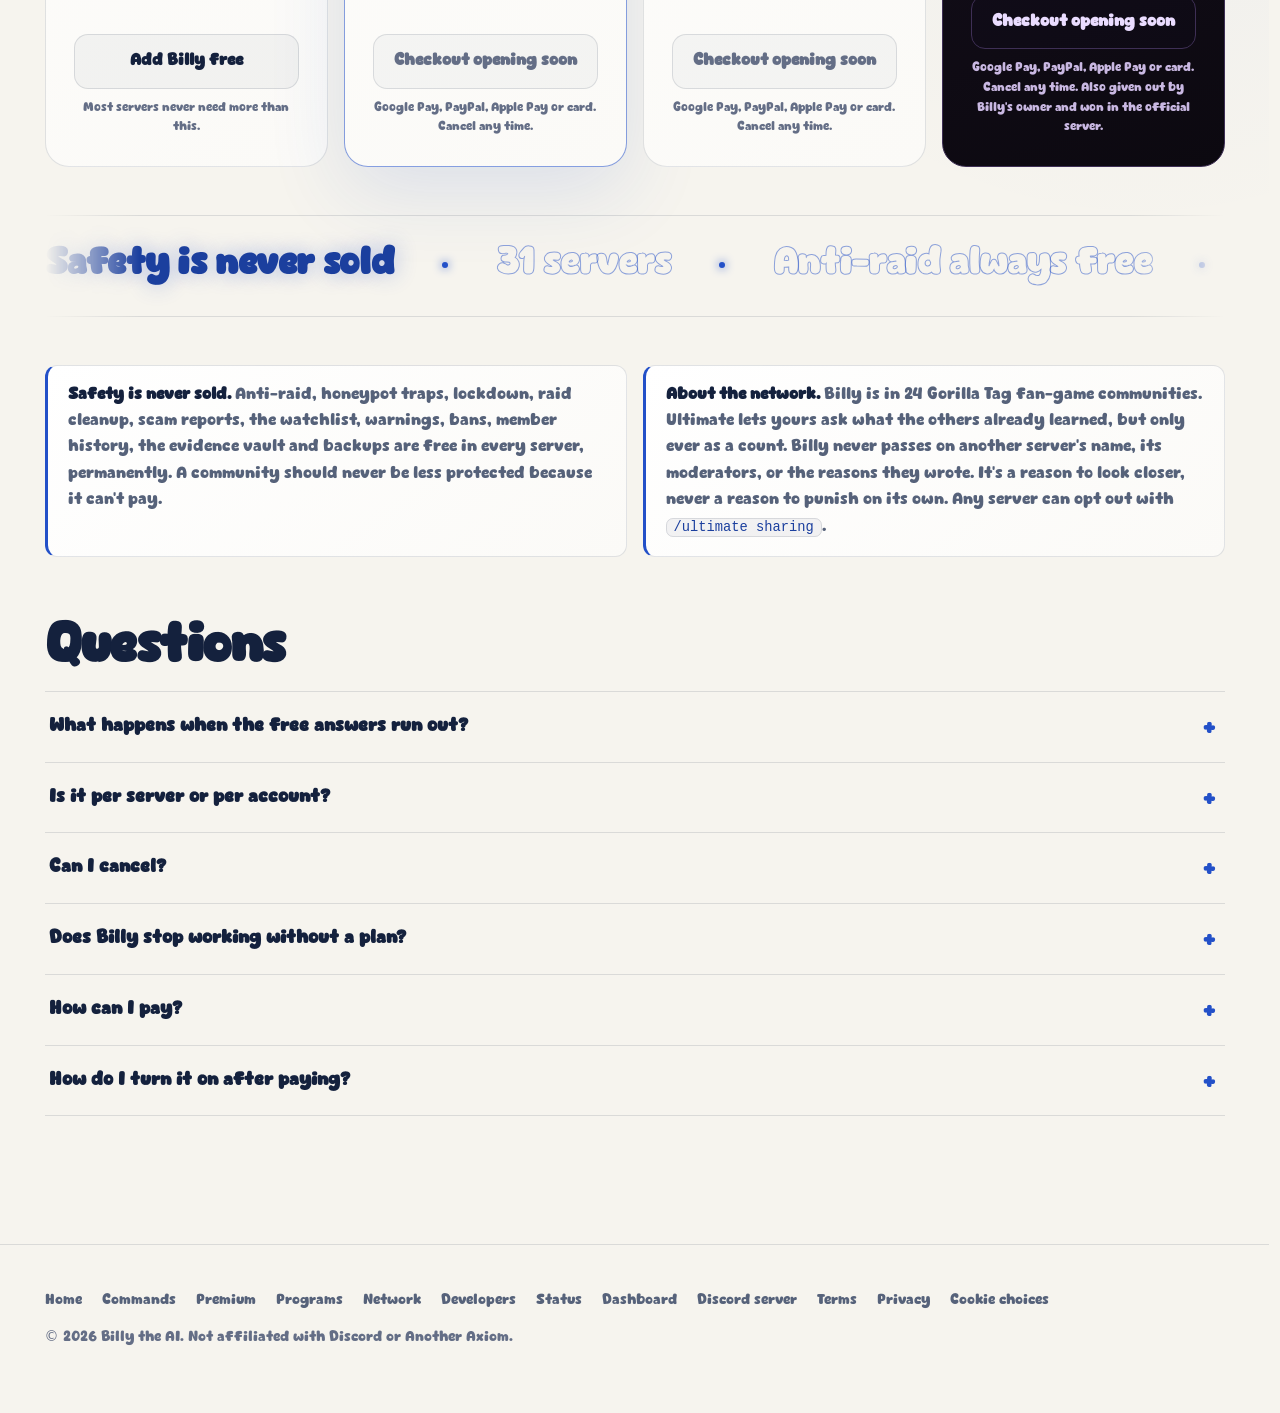
<file: premium/index.html>
<!DOCTYPE html>
<html lang="en">
<head>
<meta charset="utf-8">
<meta name="viewport" content="width=device-width, initial-scale=1">
<title>Billy Premium | Billy the AI</title>
<meta name="description" content="Billy Premium: more answers, staff tools and a link to your game. Every safety feature stays free, in every server, forever.">
<meta property="og:title" content="Billy Premium | Billy the AI">
<meta property="og:description" content="Billy Premium: more answers, staff tools and a link to your game. Every safety feature stays free, in every server, forever.">
<meta property="og:image" content="https://billy-the-ai.github.io/og.png">
<meta property="og:image:width" content="1200">
<meta property="og:image:height" content="630">
<meta name="theme-color" content="#f6f4ee">
<link rel="icon" href="/billy-icon.webp" type="image/webp">
<script>document.documentElement.classList.add("js");</script>
<link rel="preload" href="/fonts/Cute-Dino.otf" as="font" type="font/otf" crossorigin>
<script src="/theme.js"></script>
<link rel="stylesheet" href="/site.css">
<link rel="stylesheet" href="/scrollbars.css">
</head>
<body>

<header class="site-header">
  <div class="container">
    <a class="logo" href="/"><img src="/billy-icon.webp" alt="">Billy</a>
    <nav class="site-nav" aria-label="Main">
      <a href="/commands/">Commands</a>
      <a href="/premium/" aria-current="page">Premium</a>
      <a href="/programs/">Programs</a>
      <a href="/network/">Network</a>
      <a href="/status/">Status</a>
      <a href="/dashboard/">Dashboard</a>
    </nav>
    <a class="btn btn-primary btn-small" href="https://discord.com/oauth2/authorize?client_id=1515868648819003402&amp;scope=bot%20applications.commands">Add to Discord</a>
  </div>
</header>

<main class="container">
  <section class="page-top">
    <h1>Billy Premium</h1>
    <p class="lede">More answers, tools that save your staff time, and a link between Billy and your game. Everything that keeps your server safe stays free, on every plan, forever.</p>
  </section>

  <div class="billing-switch" id="billingSwitch" hidden>
    <div class="switch-group" role="group" aria-label="Billing period">
      <button type="button" id="periodMonthly" aria-pressed="true">Monthly</button>
      <button type="button" id="periodAnnual" aria-pressed="false">Yearly</button>
    </div>
    <span class="save-flag" id="saveFlag" hidden>2 months free</span>
    <div class="switch-group" role="group" aria-label="How many servers">
      <button type="button" id="scopeOne" aria-pressed="true">One server</button>
      <button type="button" id="scopeAll" aria-pressed="false">All my servers</button>
    </div>
    <p class="period-note" id="periodNote"></p>
  </div>

  <div class="plans">
    <section class="plan reveal tilt">
      <span class="kicker">Free</span>
      <h2>Core</h2>
      <div class="price">$0<small>/ forever</small></div>
      <p class="sub">Everything a community needs to run safely. No trial, no card, no expiry.</p>
      <ul>
        <li><b><span data-count="150">150</span> Billy answers a day</b></li>
        <li>Anti-raid, honeypot traps and lockdown</li>
        <li>Scam reports and the staff watchlist</li>
        <li>Warnings, timeouts, kicks and bans</li>
        <li>Tickets, appeals and transcripts</li>
        <li>Levels, leaderboards, giveaways and events</li>
        <li>Billy learns your server and answers questions</li>
        <li>Nightly backups of everything he knows</li>
      </ul>
      <a class="cta ghost" href="https://discord.com/oauth2/authorize?client_id=1515868648819003402&amp;scope=bot%20applications.commands">Add Billy free</a>
      <p class="under">Most servers never need more than this.</p>
    </section>

    <section class="plan paid reveal tilt">
      <span class="kicker">Billy Premium</span>
      <h2>Community Pro</h2>
      <div class="price">$4.99<small>/ server / month</small></div>
      <p class="sub">For servers where staff time, not features, is what runs out.</p>
      <ul>
        <li><b><span data-count="1500">1,500</span> Billy answers a day</b>, ten times the free amount</li>
        <li>Billy drafts ticket replies for staff to send with one press</li>
        <li>Alerts when a ticket has been waiting too long</li>
        <li>Connect your game: look up players, check bans, verify accounts</li>
        <li>Staff reports: time saved, what gets used, shift handover</li>
        <li>Your own colours on Billy's embeds</li>
        <li><b>Welcome card designer:</b> your colours, background picture and words</li>
        <li><b>Member milestones</b> and join anniversaries, celebrated automatically</li>
        <li><b>Smart slowmode</b> that switches on when chat floods and off when it calms</li>
        <li><b>Scheduled polls</b> that open on their own</li>
        <li>Priority answers when Billy is busy</li>
      </ul>
      <a class="cta pending" id="buy" href="#" aria-disabled="true">Checkout opening soon</a>
      <p class="under" id="buy-note">Google Pay, PayPal, Apple Pay or card. Cancel any time.</p>
    </section>

    <section class="plan ultimate reveal tilt">
      <span class="kicker">Billy Ultimate</span>
      <h2>Network</h2>
      <div class="price">$8.99<small>/ server / month</small></div>
      <p class="sub">Everything in Premium with no limits, plus the one thing no single server can build for itself.</p>
      <ul>
        <li><b>Unlimited</b> knowledge, custom commands, giveaways, events and blocked words</li>
        <li><b>Network reputation checks:</b> see if someone was removed from other fan-game communities</li>
        <li><b>Network sweeps:</b> check every member you already have in one command</li>
        <li><b>Cross-server broadcasts:</b> one announcement to every server you own</li>
        <li><b>Deep insights</b> into your community</li>
        <li><b>AI ticket summaries:</b> problem, what staff did and the outcome, on every closed ticket</li>
        <li><b>Mod queue:</b> reports, appeals, tickets and clips waiting, in one place</li>
        <li><b>Member profiles:</b> warnings, cases, notes, alt signals and a risk level</li>
        <li><b>AI announcements:</b> Billy drafts it, you edit, it posts when you want</li>
        <li>Rainbow embeds, and a 🌈 on Billy's name in your server</li>
      </ul>
      <a class="cta pending" id="buy-ultimate" href="#" aria-disabled="true">Checkout opening soon</a>
      <p class="under" id="buy-ultimate-note">Google Pay, PayPal, Apple Pay or card. Cancel any time.</p>
    </section>

    <section class="plan infinity reveal tilt">
      <span class="kicker">Billy Infinity</span>
      <h2>Infinity</h2>
      <div class="price">$19.99<small>/ server / month</small></div>
      <p class="sub">The most Billy can be. Every limit gone, plus tools only Infinity has: staff reports, server snapshots, your own Billy and translation.</p>
      <ul>
        <li><b>Everything unlimited</b>, with no ceiling on anything</li>
        <li><b>Every command</b>, including all of Ultimate's network tools</li>
        <li><b>No daily answer cap</b> at all</li>
        <li><b>Weekly staff report</b> and a scorecard for every moderator</li>
        <li><b>Daily server snapshots</b>, and rebuild deleted roles and channels in one go</li>
        <li><b>Your own Billy</b>: your bot name and picture on answers and welcomes</li>
        <li><b>Translation</b>: right-click Translate, and auto-translate channels</li>
        <li>Cosmic embeds, and a 🌌 on Billy's name in your server</li>
      </ul>
      <a class="cta pending" id="buy-infinity" href="#" aria-disabled="true">Checkout opening soon</a>
      <p class="under" id="buy-infinity-note">Google Pay, PayPal, Apple Pay or card. Cancel any time. Also given out by Billy's owner and won in the official server.</p>
    </section>
  </div>

  <div class="band plans-band" data-words="Safety is never sold · 31 servers · Anti-raid always free · Tickets answered faster · Backups every night · Billy learns your server"></div>

  <div class="grid grid-2">
    <div class="note">
      <b>Safety is never sold.</b> Anti-raid, honeypot traps, lockdown, raid cleanup, scam reports, the watchlist, warnings, bans, member history, the evidence vault and backups are free in every server, permanently. A community should never be less protected because it can't pay.
    </div>
    <div class="note">
      <b>About the network.</b> Billy is in <span data-count="31">31</span> Gorilla Tag fan-game communities. Ultimate lets yours ask what the others already learned, but only ever as a count. Billy never passes on another server's name, its moderators, or the reasons they wrote. It's a reason to look closer, never a reason to punish on its own. Any server can opt out with <code>/ultimate sharing</code>.
    </div>
  </div>

  <section class="block">
    <h2>Questions</h2>
    <details>
      <summary>What happens when the free answers run out?</summary>
      <p>Billy says so once, then stays quiet until midnight UTC. Moderation, tickets, protection and every other feature keep working as normal. Only the AI answers pause.</p>
    </details>
    <details>
      <summary>Is it per server or per account?</summary>
      <p>Per server. A plan applies to the server you buy it for, and answers are counted per server, so one busy community can never use up another's.</p>
    </details>
    <details>
      <summary>Can I cancel?</summary>
      <p>Any time. The server goes back to Free at the end of the period, and nothing you set up, taught Billy, or logged is deleted.</p>
    </details>
    <details>
      <summary>Does Billy stop working without a plan?</summary>
      <p>No. Free is a real plan, not a trial. Most servers never need more.</p>
    </details>
    <details>
      <summary>How can I pay?</summary>
      <p>Google Pay, PayPal, Apple Pay or any major card. Run <code>/subscriptions buy</code> in your server and Billy gives you a secure checkout page hosted by our payment provider. This site never sees, handles or stores card details.</p>
    </details>
    <details>
      <summary>How do I turn it on after paying?</summary>
      <p>You don't have to. Billy is told the moment the payment goes through and switches the plan on by himself, and he checks again every hour in case he was restarting. Run <code>/subscriptions view</code> to see what your server's plan includes.</p>
    </details>
  </section>
</main>


<div class="sheet" id="pay-sheet" role="dialog" aria-modal="true"
     aria-labelledby="pay-title" hidden>
  <div class="sheet-card" role="document">
    <div class="sheet-head">
      <h2 id="pay-title">Payment <span>&middot; Billy Premium</span></h2>
      <button type="button" class="sheet-x" id="pay-close" aria-label="Close">&times;</button>
    </div>
    <p class="sheet-sub">Purchasing <b>Community Pro</b> as a monthly subscription.</p>

    <div class="sheet-body">
      <div>
        <h3 class="sheet-label">Choose a way to pay</h3>
        <p class="sheet-plan" id="pay-plan">Billy Premium</p>
        <div class="methods" role="radiogroup" aria-labelledby="pay-title">
          <button type="button" class="method" data-method="card" role="radio"
                  aria-checked="true">
            <svg viewBox="0 0 24 16" aria-hidden="true">
              <rect x=".6" y=".6" width="22.8" height="14.8" rx="2.4"/>
              <path d="M.6 5.2h22.8" class="fill"/>
              <rect x="3" y="9.5" width="6.5" height="1.8" rx=".9" class="fill"/>
            </svg>
            <span>Card</span>
          </button>
          <button type="button" class="method" data-method="paypal" role="radio"
                  aria-checked="false">
            <svg viewBox="0 0 24 24" aria-hidden="true">
              <path class="fill" d="M8.2 20.4H5.1L7.7 4.2h5.6c3 0 4.7 1.5 4.3 4.1
                -.4 2.9-2.6 4.5-5.7 4.5H9.4l-1.2 7.6Zm1.7-10.5h1.9c1.4 0 2.3-.7
                2.5-1.9.2-1.1-.5-1.7-1.8-1.7h-1.8l-.8 3.6Z"/>
              <path class="fill soft" d="M13.6 22H10.9l.5-3.1h2.3c3.1 0 5.3-1.6
                5.7-4.5.1-.6.1-1.1 0-1.6 1.6.7 2.3 2.1 2 4.1-.5 3.3-3 5.1-6.5
                5.1h-1.3Z"/>
            </svg>
            <span>PayPal</span>
          </button>
          <button type="button" class="method" data-method="googlepay" role="radio"
                  aria-checked="false">
            <svg viewBox="0 0 24 24" aria-hidden="true">
              <path class="fill" d="M12 10.2v2.4h4c-.2 1-1.3 3-4 3a4.5 4.5 0 1 1
                0-9c1.3 0 2.2.5 2.7 1l1.9-1.8A7 7 0 0 0 12 4a8 8 0 1 0 0 16c4.6 0
                7.7-3.2 7.7-7.8 0-.5 0-.9-.1-1.3H12Z"/>
            </svg>
            <span>Google&nbsp;Pay</span>
          </button>
        </div>
        <p class="methods-note">
          Apple&nbsp;Pay is offered too, on devices that support it.
        </p>
      </div>

      <div class="summary">
        <div class="row"><span>Price</span><b>$4.99</b></div>
        <div class="row"><span>Billed</span><b>Monthly</b></div>
        <div class="row total"><span>Total</span><b id="pay-total">$4.99<small>/mo</small></b></div>

        <label class="coupon-label" for="coupon">Have a coupon code?</label>
        <div class="coupon">
          <input id="coupon" type="text" placeholder="Coupon code" autocomplete="off"
                 spellcheck="false" maxlength="40"/>
        </div>
        <p class="coupon-note" id="coupon-note">
          Applied at checkout, where the new total is shown before you pay.
        </p>
      </div>
    </div>

    <a class="cta primary sheet-buy" id="pay-go" href="/dashboard/">Purchase</a>
    <p class="sheet-foot">
      You choose which server on the next step. Payment is taken on our
      provider's secure page &mdash; this site never sees your card.
    </p>
  </div>
</div>

<footer class="site-footer">
  <div class="container">
    <nav aria-label="More links">
      <a href="/">Home</a>
      <a href="/commands/">Commands</a>
      <a href="/premium/">Premium</a>
      <a href="/programs/">Programs</a>
      <a href="/network/">Network</a>
      <a href="/developers/">Developers</a>
      <a href="/status/">Status</a>
      <a href="/dashboard/">Dashboard</a>
      <a href="https://discord.gg/uXHNJz6fDh">Discord server</a>
      <a href="/terms/">Terms</a>
      <a href="/privacy/">Privacy</a>
      <a href="#" onclick="window.billyConsentReopen();return false;">Cookie choices</a>
    </nav>
    <p>&copy; 2026 Billy the AI. Not affiliated with Discord or Another Axiom.</p>
  </div>
</footer>

<script>
/* Checkout is hosted by the payment provider, which is what makes Google Pay,
   PayPal and Apple Pay available without this site ever touching a card
   number. The dialog above only chooses a method and collects a coupon; both
   travel to the provider's page, where the details are actually entered.

   This is no longer flipped by hand. Billy's public /api/health reports
   `payments_available` -- a boolean, never a key or a secret -- and the page
   asks on load, so the buttons switch on by themselves the moment payments are
   configured on the server. It stays false if the answer is no OR the request
   fails, so the failure direction is always "the button says soon" rather than
   "the button opens a checkout that errors". */
let BILLING_LIVE = false;
const BILLY_API = "https://billyserverai.duckdns.org";

/* Every paid plan in one place. The dialog reads the plan off whichever
   button opened it, so it can never show one price and check out another --
   which, before this existed, is exactly what a second plan would have done. */
/* What a plan costs per month, so yearly and bundle totals can be shown
   without this page ever deciding a real price -- the provider still does that
   at checkout. Ten months for a year (two free) and three servers for the
   bundle, matching ANNUAL_MONTHS_CHARGED and BUNDLE_MULTIPLIER on the bot. */
var BILLY_MONTHLY = {premium: 4.99, ultimate: 8.99, infinity: 19.99};
var ANNUAL_MONTHS_CHARGED = 10;
var BUNDLE_MULTIPLIER = 3;
var billingPeriod = "monthly";
var billingScope = "one";
var billingOptions = [];

function planPrice(key) {
  var monthly = BILLY_MONTHLY[key];
  if (typeof monthly !== "number") { return null; }
  var amount = monthly * (billingScope === "all" ? BUNDLE_MULTIPLIER : 1);
  if (billingPeriod === "annual") { amount = amount * ANNUAL_MONTHS_CHARGED; }
  return amount;
}

function priceLabel(key) {
  var amount = planPrice(key);
  if (amount === null) { return ""; }
  return "$" + amount.toFixed(2);
}

var BILLY_PLANS = {
  premium: {
    button: "buy", note: "buy-note",
    label: "Billy Premium", cta: "Get Billy Premium", total: "$4.99"
  },
  ultimate: {
    button: "buy-ultimate", note: "buy-ultimate-note",
    label: "Billy Ultimate", cta: "Get Billy Ultimate", total: "$8.99"
  },
  infinity: {
    button: "buy-infinity", note: "buy-infinity-note",
    label: "Billy Infinity", cta: "Get Billy Infinity", total: "$19.99"
  }
};

(function () {
  var sheet = document.getElementById("pay-sheet");
  var go = document.getElementById("pay-go");
  var coupon = document.getElementById("coupon");
  var totalEl = document.getElementById("pay-total");
  var planEl = document.getElementById("pay-plan");
  var methods = [].slice.call(document.querySelectorAll(".method"));
  var lastFocused = null;
  var chosen = "card";
  var plan = "premium";

  if (!sheet || !go) return;

  Object.keys(BILLY_PLANS).forEach(function (key) {
    var config = BILLY_PLANS[key];
    var button = document.getElementById(config.button);
    if (!button) { return; }
    button.addEventListener("click", function (event) {
      plan = key;
      openSheet(event);
    });
  });

  /* Called once now, and again if /api/health says checkout is ready. */
  function applyBillingState() {
    Object.keys(BILLY_PLANS).forEach(function (key) {
      var config = BILLY_PLANS[key];
      var button = document.getElementById(config.button);
      if (!button) { return; }
      if (BILLING_LIVE) {
        button.textContent = config.cta;
        // Ultimate and Infinity keep their own edge rather than being painted gold.
        button.className = (key === "premium") ? "cta primary" : "cta ghost";
        button.removeAttribute("aria-disabled");
      } else {
        button.textContent = "Checkout opening soon";
        button.className = "cta pending";
        button.setAttribute("aria-disabled", "true");
      }
    });
    if (BILLING_LIVE) {
      go.textContent = "Continue to checkout";
      go.classList.remove("pending");
      updateLink();
    } else {
      go.textContent = "Checkout opening soon";
      go.classList.add("pending");
      go.removeAttribute("href");
    }
  }
  applyBillingState();

  /* The switches appear only for combinations Billy reports as configured.
     A yearly toggle that leads to a checkout which cannot open is worse than
     no toggle at all -- this page already learned that with BILLING_LIVE. */
  function hasOption(period, bundle) {
    return billingOptions.some(function (option) {
      return option.period === period && !!option.bundle === bundle;
    });
  }

  function paintPrices() {
    Object.keys(BILLY_PLANS).forEach(function (key) {
      var card = document.getElementById(BILLY_PLANS[key].button);
      if (!card) { return; }
      var price = card.closest(".plan") && card.closest(".plan").querySelector(".price");
      if (!price) { return; }
      var shown = priceLabel(key);
      if (!shown) { return; }
      price.innerHTML = shown + "<small>/ " +
        (billingScope === "all" ? "all servers" : "server") + " / " +
        (billingPeriod === "annual" ? "year" : "month") + "</small>";
    });
    var note = document.getElementById("periodNote");
    if (note) {
      note.textContent = billingScope === "all"
        ? "One subscription covers every server you own, however many that is."
        : "";
    }
    var flag = document.getElementById("saveFlag");
    if (flag) { flag.hidden = billingPeriod !== "annual"; }
  }

  function press(onId, offId, pressedOn) {
    var on = document.getElementById(onId), off = document.getElementById(offId);
    if (on) { on.setAttribute("aria-pressed", pressedOn ? "true" : "false"); }
    if (off) { off.setAttribute("aria-pressed", pressedOn ? "false" : "true"); }
  }

  function setUpBillingSwitches() {
    var box = document.getElementById("billingSwitch");
    if (!box || !billingOptions.length) { return; }
    box.hidden = false;
    var annualButton = document.getElementById("periodAnnual");
    var bundleButton = document.getElementById("scopeAll");
    if (annualButton && !hasOption("annual", false) && !hasOption("annual", true)) {
      annualButton.hidden = true;
    }
    if (bundleButton && !hasOption("monthly", true) && !hasOption("annual", true)) {
      bundleButton.hidden = true;
    }
    document.getElementById("periodMonthly").addEventListener("click", function () {
      billingPeriod = "monthly"; press("periodMonthly", "periodAnnual", true); paintPrices();
    });
    if (annualButton) {
      annualButton.addEventListener("click", function () {
        billingPeriod = "annual"; press("periodMonthly", "periodAnnual", false); paintPrices();
      });
    }
    document.getElementById("scopeOne").addEventListener("click", function () {
      billingScope = "one"; press("scopeOne", "scopeAll", true); paintPrices();
    });
    if (bundleButton) {
      bundleButton.addEventListener("click", function () {
        billingScope = "all"; press("scopeOne", "scopeAll", false); paintPrices();
      });
    }
    paintPrices();
  }

  /* Ask Billy whether a checkout can actually be opened. A boolean is all that
     crosses: no key, id or secret is exposed by this endpoint. */
  (function () {
    var controller = new AbortController();
    var timeout = setTimeout(function () { controller.abort(); }, 8000);
    fetch(BILLY_API + "/api/health", { cache: "no-store", signal: controller.signal })
      .then(function (response) { return response.ok ? response.json() : null; })
      .then(function (health) {
        if (!health) { return; }
        billingOptions = health.billing_options || [];
        if (health.payments_available) {
          BILLING_LIVE = true;
          applyBillingState();
        }
        setUpBillingSwitches();
      })
      .catch(function () { /* stays "opening soon", which is the safe direction */ })
      .finally(function () { clearTimeout(timeout); });
  })();

  function openSheet(event) {
    if (event) { event.preventDefault(); }
    var config = BILLY_PLANS[plan] || BILLY_PLANS.premium;
    if (planEl) {
      planEl.textContent = config.label
        + (billingScope === "all" ? " — every server you own" : "")
        + (billingPeriod === "annual" ? " (yearly)" : "");
    }
    if (totalEl) {
      var shown = priceLabel(plan) || config.total;
      totalEl.innerHTML = shown + "<small>" +
        (billingPeriod === "annual" ? "/yr" : "/mo") + "</small>";
    }
    updateLink();
    lastFocused = document.activeElement;
    sheet.hidden = false;
    document.body.style.overflow = "hidden";
    var first = sheet.querySelector(".method");
    if (first) { first.focus(); }
  }

  function closeSheet() {
    sheet.hidden = true;
    document.body.style.overflow = "";
    if (lastFocused && lastFocused.focus) { lastFocused.focus(); }
  }

  document.getElementById("pay-close").addEventListener("click", closeSheet);
  // Clicking the dimmed area closes, but a click inside the card must not.
  sheet.addEventListener("click", function (e) { if (e.target === sheet) { closeSheet(); } });
  document.addEventListener("keydown", function (e) {
    if (e.key === "Escape" && !sheet.hidden) { closeSheet(); }
  });

  methods.forEach(function (button) {
    button.addEventListener("click", function () {
      methods.forEach(function (other) { other.setAttribute("aria-checked", "false"); });
      button.setAttribute("aria-checked", "true");
      chosen = button.getAttribute("data-method");
      updateLink();
    });
  });

  function updateLink() {
    if (!BILLING_LIVE) { return; }
    // The server is chosen on the dashboard, so the method and coupon ride
    // along in the URL and are applied when the checkout is created.
    var url = "/dashboard/?plan=" + encodeURIComponent(plan)
      + "&period=" + encodeURIComponent(billingPeriod)
      + (billingScope === "all" ? "&bundle=1" : "")
      + "&pay=" + encodeURIComponent(chosen);
    var code = (coupon && coupon.value || "").trim();
    if (code) { url += "&coupon=" + encodeURIComponent(code); }
    go.setAttribute("href", url);
  }

  if (coupon) { coupon.addEventListener("input", updateLink); }
  updateLink();
})();
</script>
<script src="/site.js" defer></script>
<script src="/analytics.js" defer></script>
<script src="/consent.js" defer></script>
</body>
</html>
</file>
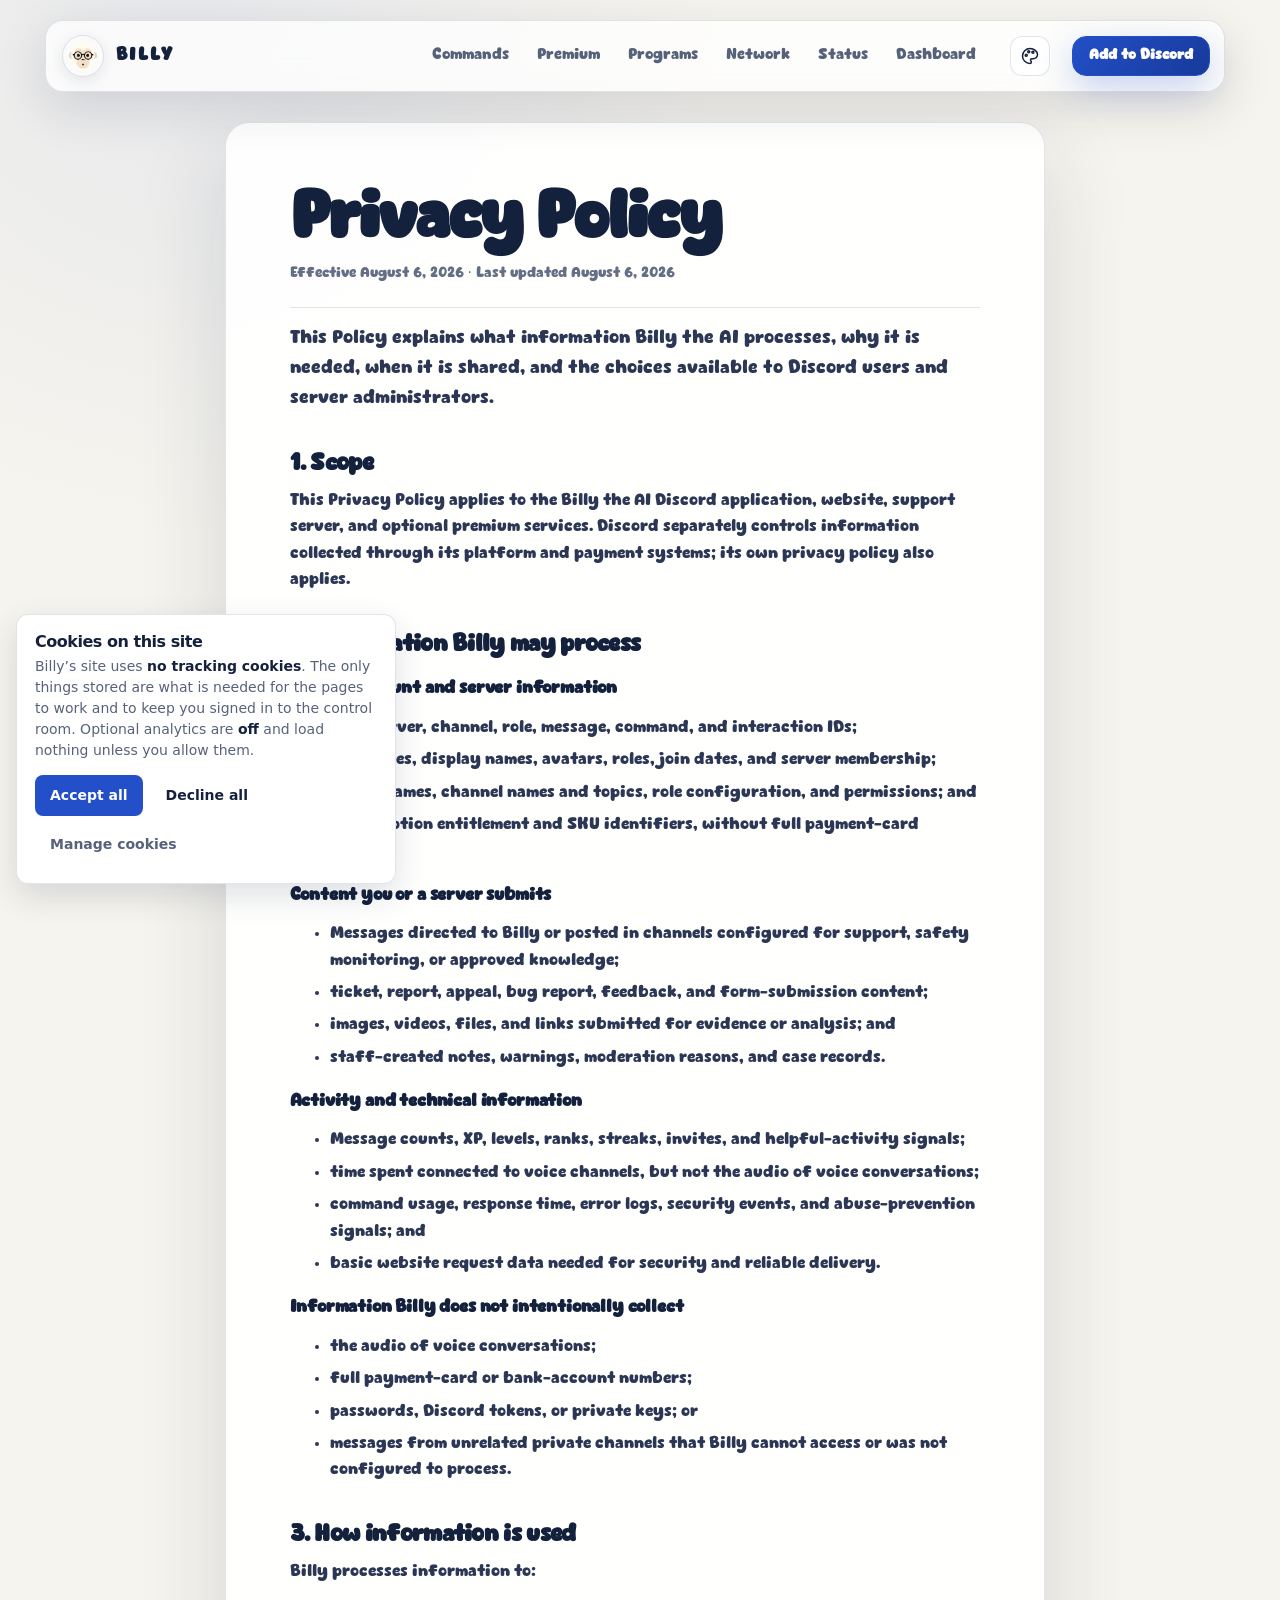
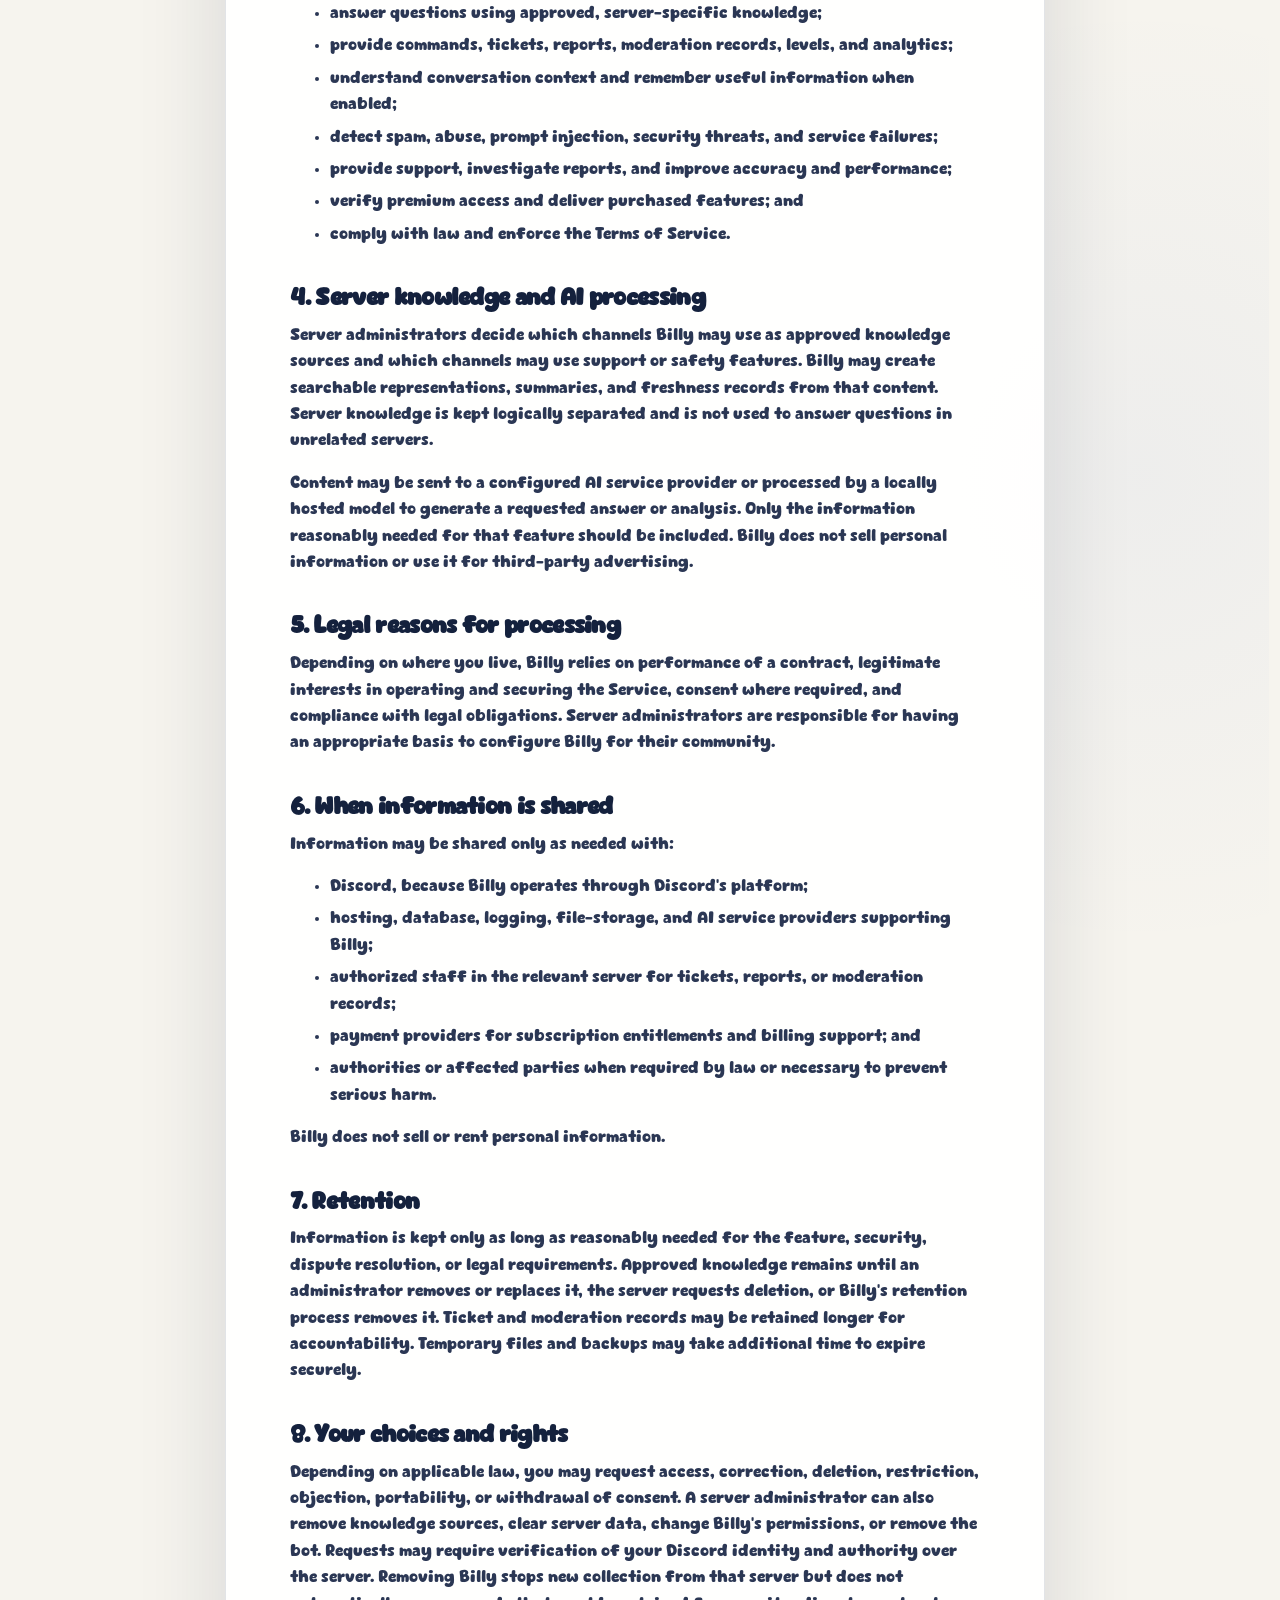
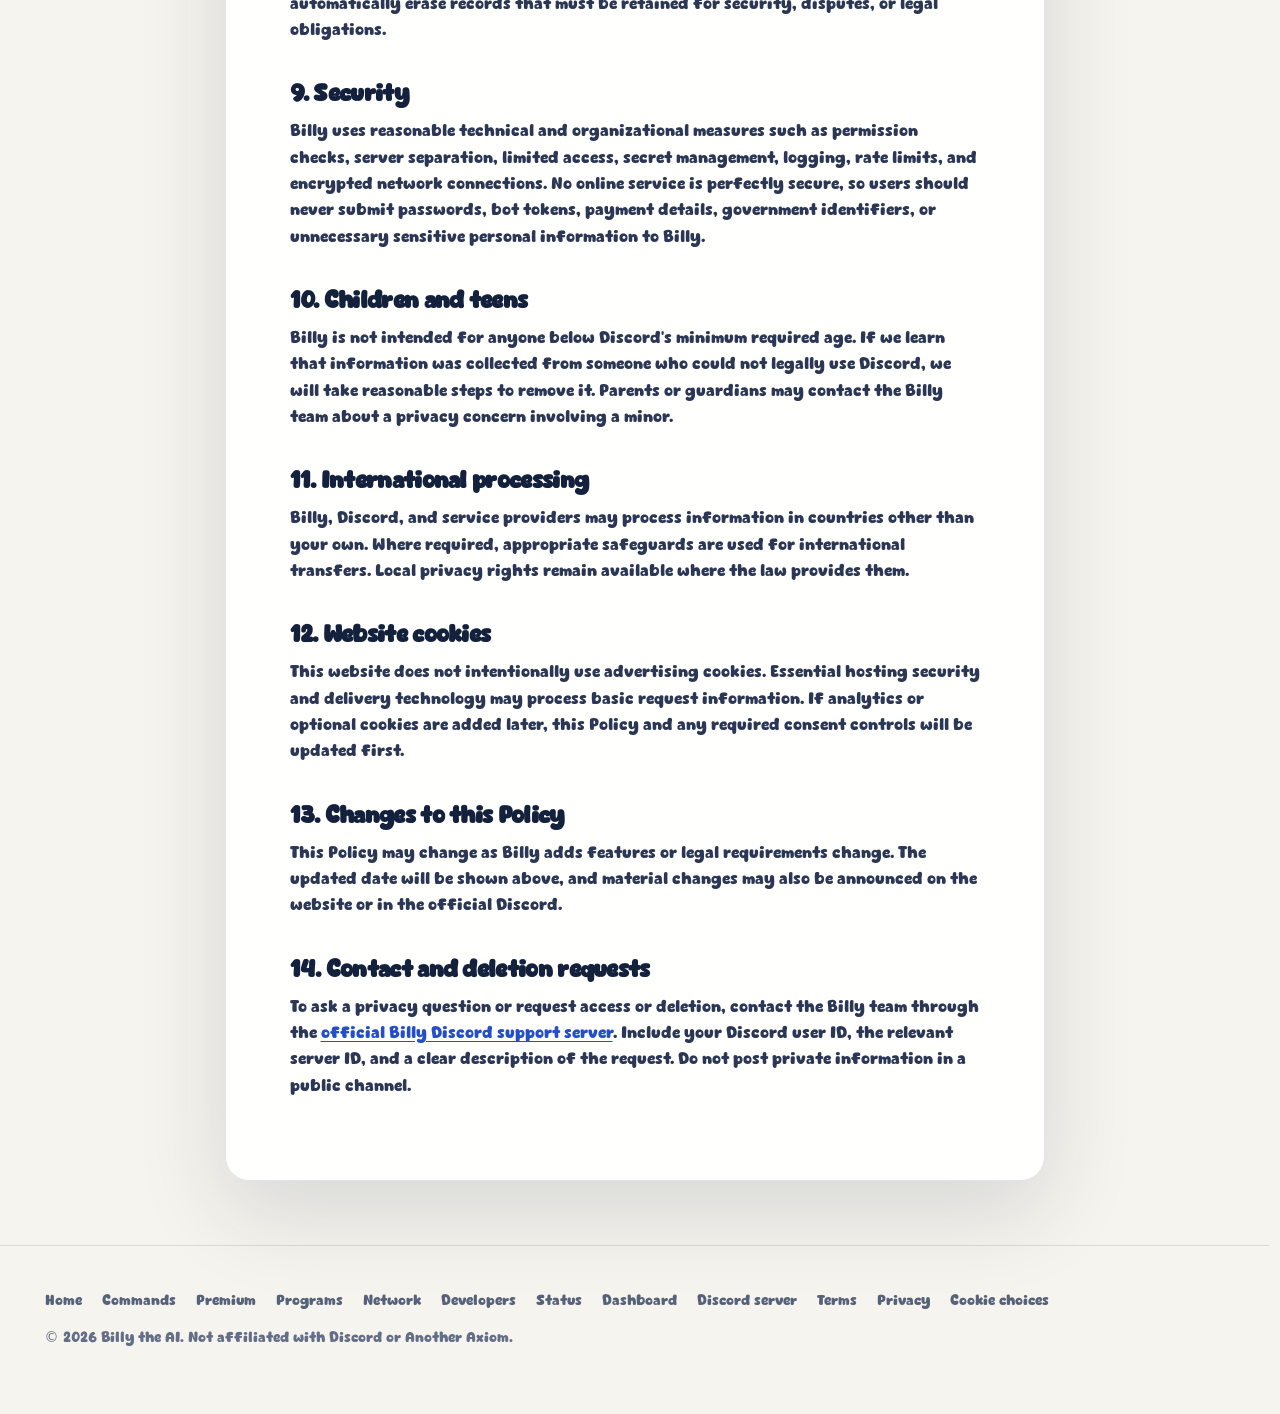
<file: privacy/index.html>
<!DOCTYPE html>
<html lang="en">
<head>
<meta charset="utf-8">
<meta name="viewport" content="width=device-width, initial-scale=1">
<title>Privacy Policy | Billy the AI</title>
<meta name="description" content="How Billy the AI collects, uses, protects, and deletes information.">
<meta property="og:title" content="Privacy Policy | Billy the AI">
<meta property="og:description" content="How Billy the AI collects, uses, protects, and deletes information.">
<meta property="og:image" content="https://billy-the-ai.github.io/og.png">
<meta property="og:image:width" content="1200">
<meta property="og:image:height" content="630">
<meta name="theme-color" content="#f6f4ee">
<link rel="icon" href="/billy-icon.webp" type="image/webp">
<script>document.documentElement.classList.add("js");</script>
<link rel="preload" href="/fonts/Cute-Dino.otf" as="font" type="font/otf" crossorigin>
<script src="/theme.js"></script>
<link rel="stylesheet" href="/site.css">
<link rel="stylesheet" href="/scrollbars.css">
</head>
<body>

<header class="site-header">
  <div class="container">
    <a class="logo" href="/"><img src="/billy-icon.webp" alt="">Billy</a>
    <nav class="site-nav" aria-label="Main">
      <a href="/commands/">Commands</a>
      <a href="/premium/">Premium</a>
      <a href="/programs/">Programs</a>
      <a href="/network/">Network</a>
      <a href="/status/">Status</a>
      <a href="/dashboard/">Dashboard</a>
    </nav>
    <a class="btn btn-primary btn-small" href="https://discord.com/oauth2/authorize?client_id=1515868648819003402&amp;scope=bot%20applications.commands">Add to Discord</a>
  </div>
</header>

<main class="container narrow legal">
<h1>Privacy Policy</h1>
<p class="effective muted">Effective August 6, 2026 · Last updated August 6, 2026</p>
<p class="lede">This Policy explains what information Billy the AI processes, why it is needed, when it is shared, and the choices available to Discord users and server administrators.</p>
<h2>1. Scope</h2>
<p>This Privacy Policy applies to the Billy the AI Discord application, website, support server, and optional premium services. Discord separately controls information collected through its platform and payment systems; its own privacy policy also applies.</p>
<h2>2. Information Billy may process</h2>
<h3>Discord account and server information</h3>
<ul>
<li>User, server, channel, role, message, command, and interaction IDs;</li>
<li>usernames, display names, avatars, roles, join dates, and server membership;</li>
<li>server names, channel names and topics, role configuration, and permissions; and</li>
<li>subscription entitlement and SKU identifiers, without full payment-card details.</li>
</ul>
<h3>Content you or a server submits</h3>
<ul>
<li>Messages directed to Billy or posted in channels configured for support, safety monitoring, or approved knowledge;</li>
<li>ticket, report, appeal, bug report, feedback, and form-submission content;</li>
<li>images, videos, files, and links submitted for evidence or analysis; and</li>
<li>staff-created notes, warnings, moderation reasons, and case records.</li>
</ul>
<h3>Activity and technical information</h3>
<ul>
<li>Message counts, XP, levels, ranks, streaks, invites, and helpful-activity signals;</li>
<li>time spent connected to voice channels, but not the audio of voice conversations;</li>
<li>command usage, response time, error logs, security events, and abuse-prevention signals; and</li>
<li>basic website request data needed for security and reliable delivery.</li>
</ul>
<h3>Information Billy does not intentionally collect</h3>
<ul>
<li>the audio of voice conversations;</li>
<li>full payment-card or bank-account numbers;</li>
<li>passwords, Discord tokens, or private keys; or</li>
<li>messages from unrelated private channels that Billy cannot access or was not configured to process.</li>
</ul>
<h2>3. How information is used</h2>
<p>Billy processes information to:</p>
<ul>
<li>answer questions using approved, server-specific knowledge;</li>
<li>provide commands, tickets, reports, moderation records, levels, and analytics;</li>
<li>understand conversation context and remember useful information when enabled;</li>
<li>detect spam, abuse, prompt injection, security threats, and service failures;</li>
<li>provide support, investigate reports, and improve accuracy and performance;</li>
<li>verify premium access and deliver purchased features; and</li>
<li>comply with law and enforce the Terms of Service.</li>
</ul>
<h2>4. Server knowledge and AI processing</h2>
<p>Server administrators decide which channels Billy may use as approved knowledge sources and which channels may use support or safety features. Billy may create searchable representations, summaries, and freshness records from that content. Server knowledge is kept logically separated and is not used to answer questions in unrelated servers.</p>
<p>Content may be sent to a configured AI service provider or processed by a locally hosted model to generate a requested answer or analysis. Only the information reasonably needed for that feature should be included. Billy does not sell personal information or use it for third-party advertising.</p>
<h2>5. Legal reasons for processing</h2>
<p>Depending on where you live, Billy relies on performance of a contract, legitimate interests in operating and securing the Service, consent where required, and compliance with legal obligations. Server administrators are responsible for having an appropriate basis to configure Billy for their community.</p>
<h2>6. When information is shared</h2>
<p>Information may be shared only as needed with:</p>
<ul>
<li>Discord, because Billy operates through Discord&#x27;s platform;</li>
<li>hosting, database, logging, file-storage, and AI service providers supporting Billy;</li>
<li>authorized staff in the relevant server for tickets, reports, or moderation records;</li>
<li>payment providers for subscription entitlements and billing support; and</li>
<li>authorities or affected parties when required by law or necessary to prevent serious harm.</li>
</ul>
<p>Billy does not sell or rent personal information.</p>
<h2>7. Retention</h2>
<p>Information is kept only as long as reasonably needed for the feature, security, dispute resolution, or legal requirements. Approved knowledge remains until an administrator removes or replaces it, the server requests deletion, or Billy&#x27;s retention process removes it. Ticket and moderation records may be retained longer for accountability. Temporary files and backups may take additional time to expire securely.</p>
<h2>8. Your choices and rights</h2>
<p>Depending on applicable law, you may request access, correction, deletion, restriction, objection, portability, or withdrawal of consent. A server administrator can also remove knowledge sources, clear server data, change Billy&#x27;s permissions, or remove the bot. Requests may require verification of your Discord identity and authority over the server. Removing Billy stops new collection from that server but does not automatically erase records that must be retained for security, disputes, or legal obligations.</p>
<h2>9. Security</h2>
<p>Billy uses reasonable technical and organizational measures such as permission checks, server separation, limited access, secret management, logging, rate limits, and encrypted network connections. No online service is perfectly secure, so users should never submit passwords, bot tokens, payment details, government identifiers, or unnecessary sensitive personal information to Billy.</p>
<h2>10. Children and teens</h2>
<p>Billy is not intended for anyone below Discord&#x27;s minimum required age. If we learn that information was collected from someone who could not legally use Discord, we will take reasonable steps to remove it. Parents or guardians may contact the Billy team about a privacy concern involving a minor.</p>
<h2>11. International processing</h2>
<p>Billy, Discord, and service providers may process information in countries other than your own. Where required, appropriate safeguards are used for international transfers. Local privacy rights remain available where the law provides them.</p>
<h2>12. Website cookies</h2>
<p>This website does not intentionally use advertising cookies. Essential hosting security and delivery technology may process basic request information. If analytics or optional cookies are added later, this Policy and any required consent controls will be updated first.</p>
<h2>13. Changes to this Policy</h2>
<p>This Policy may change as Billy adds features or legal requirements change. The updated date will be shown above, and material changes may also be announced on the website or in the official Discord.</p>
<h2>14. Contact and deletion requests</h2>
<p>To ask a privacy question or request access or deletion, contact the Billy team through the <a href="https://discord.gg/uXHNJz6fDh">official Billy Discord support server</a>. Include your Discord user ID, the relevant server ID, and a clear description of the request. Do not post private information in a public channel.</p>
</main>

<footer class="site-footer">
  <div class="container">
    <nav aria-label="More links">
      <a href="/">Home</a>
      <a href="/commands/">Commands</a>
      <a href="/premium/">Premium</a>
      <a href="/programs/">Programs</a>
      <a href="/network/">Network</a>
      <a href="/developers/">Developers</a>
      <a href="/status/">Status</a>
      <a href="/dashboard/">Dashboard</a>
      <a href="https://discord.gg/uXHNJz6fDh">Discord server</a>
      <a href="/terms/">Terms</a>
      <a href="/privacy/">Privacy</a>
      <a href="#" onclick="window.billyConsentReopen();return false;">Cookie choices</a>
    </nav>
    <p>&copy; 2026 Billy the AI. Not affiliated with Discord or Another Axiom.</p>
  </div>
</footer>

<script src="/site.js" defer></script>
<script src="/analytics.js" defer></script>
<script src="/consent.js" defer></script>
</body>
</html>
</file>
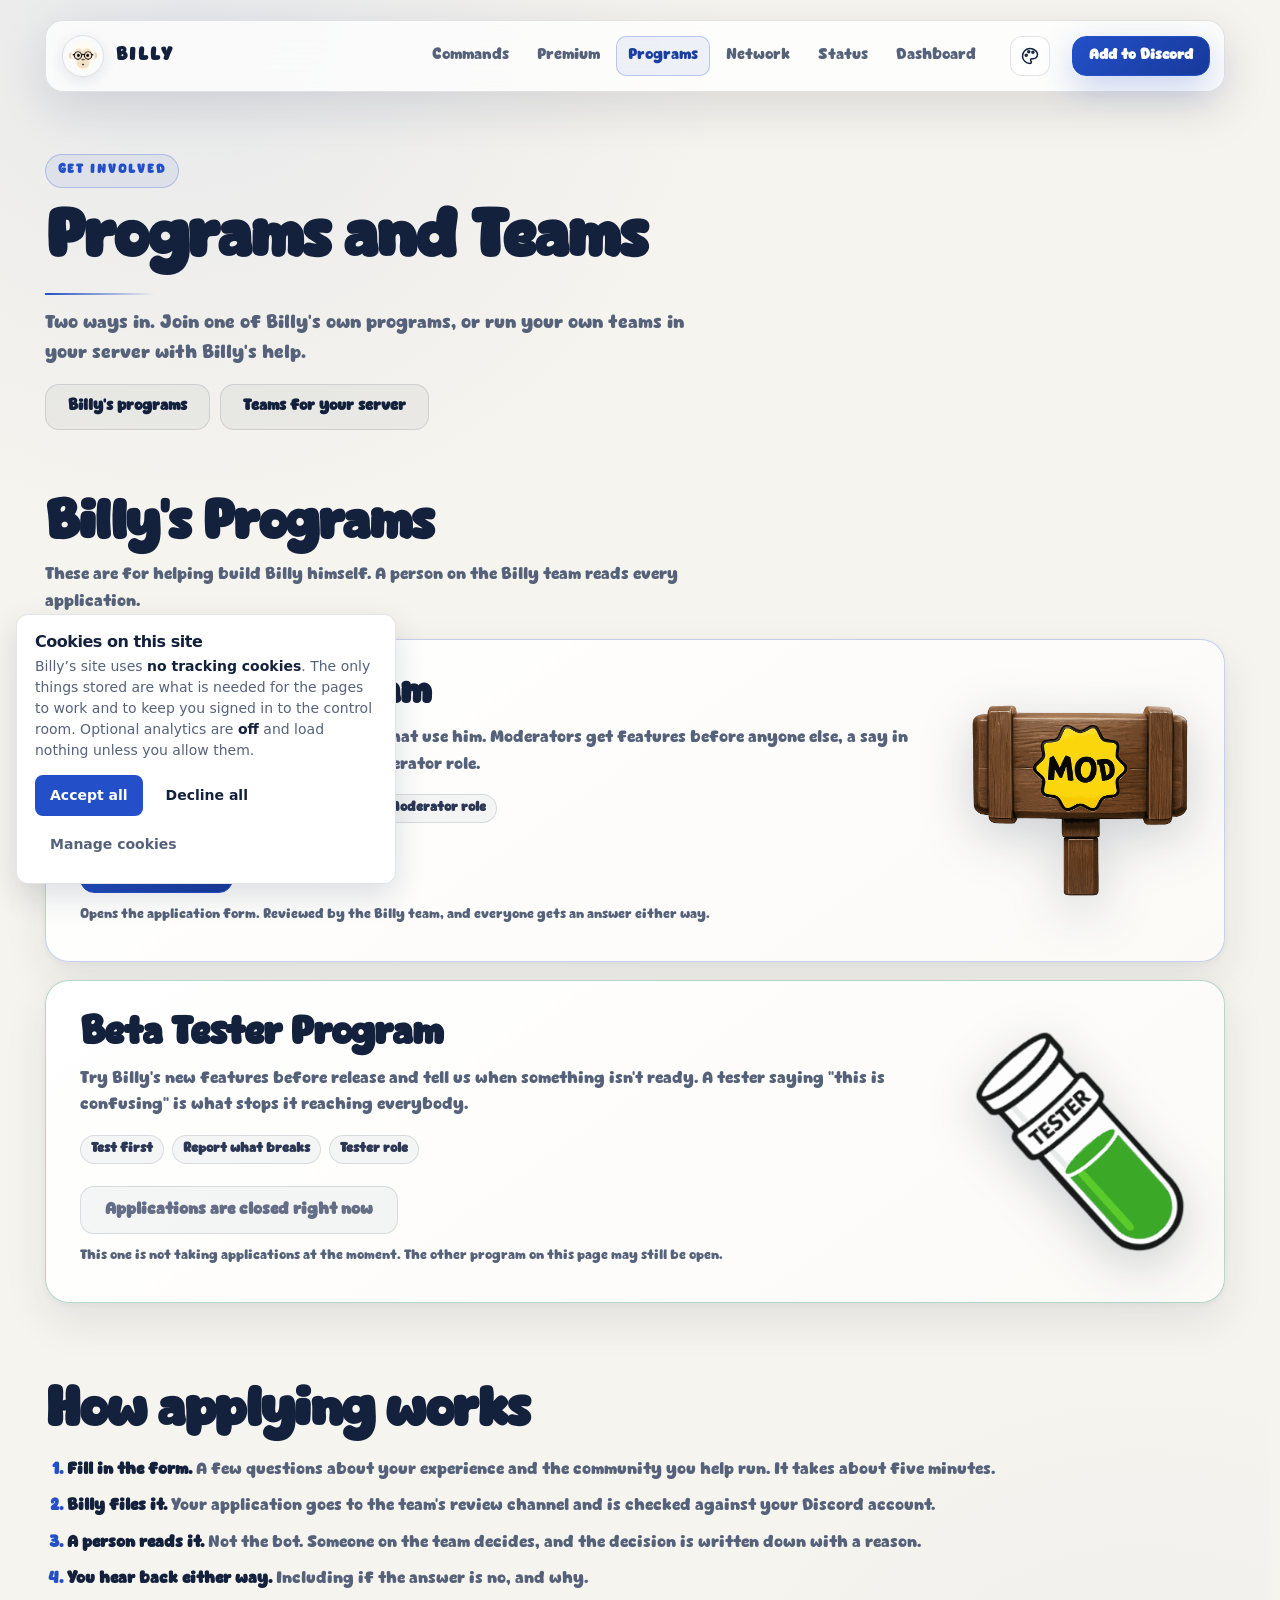
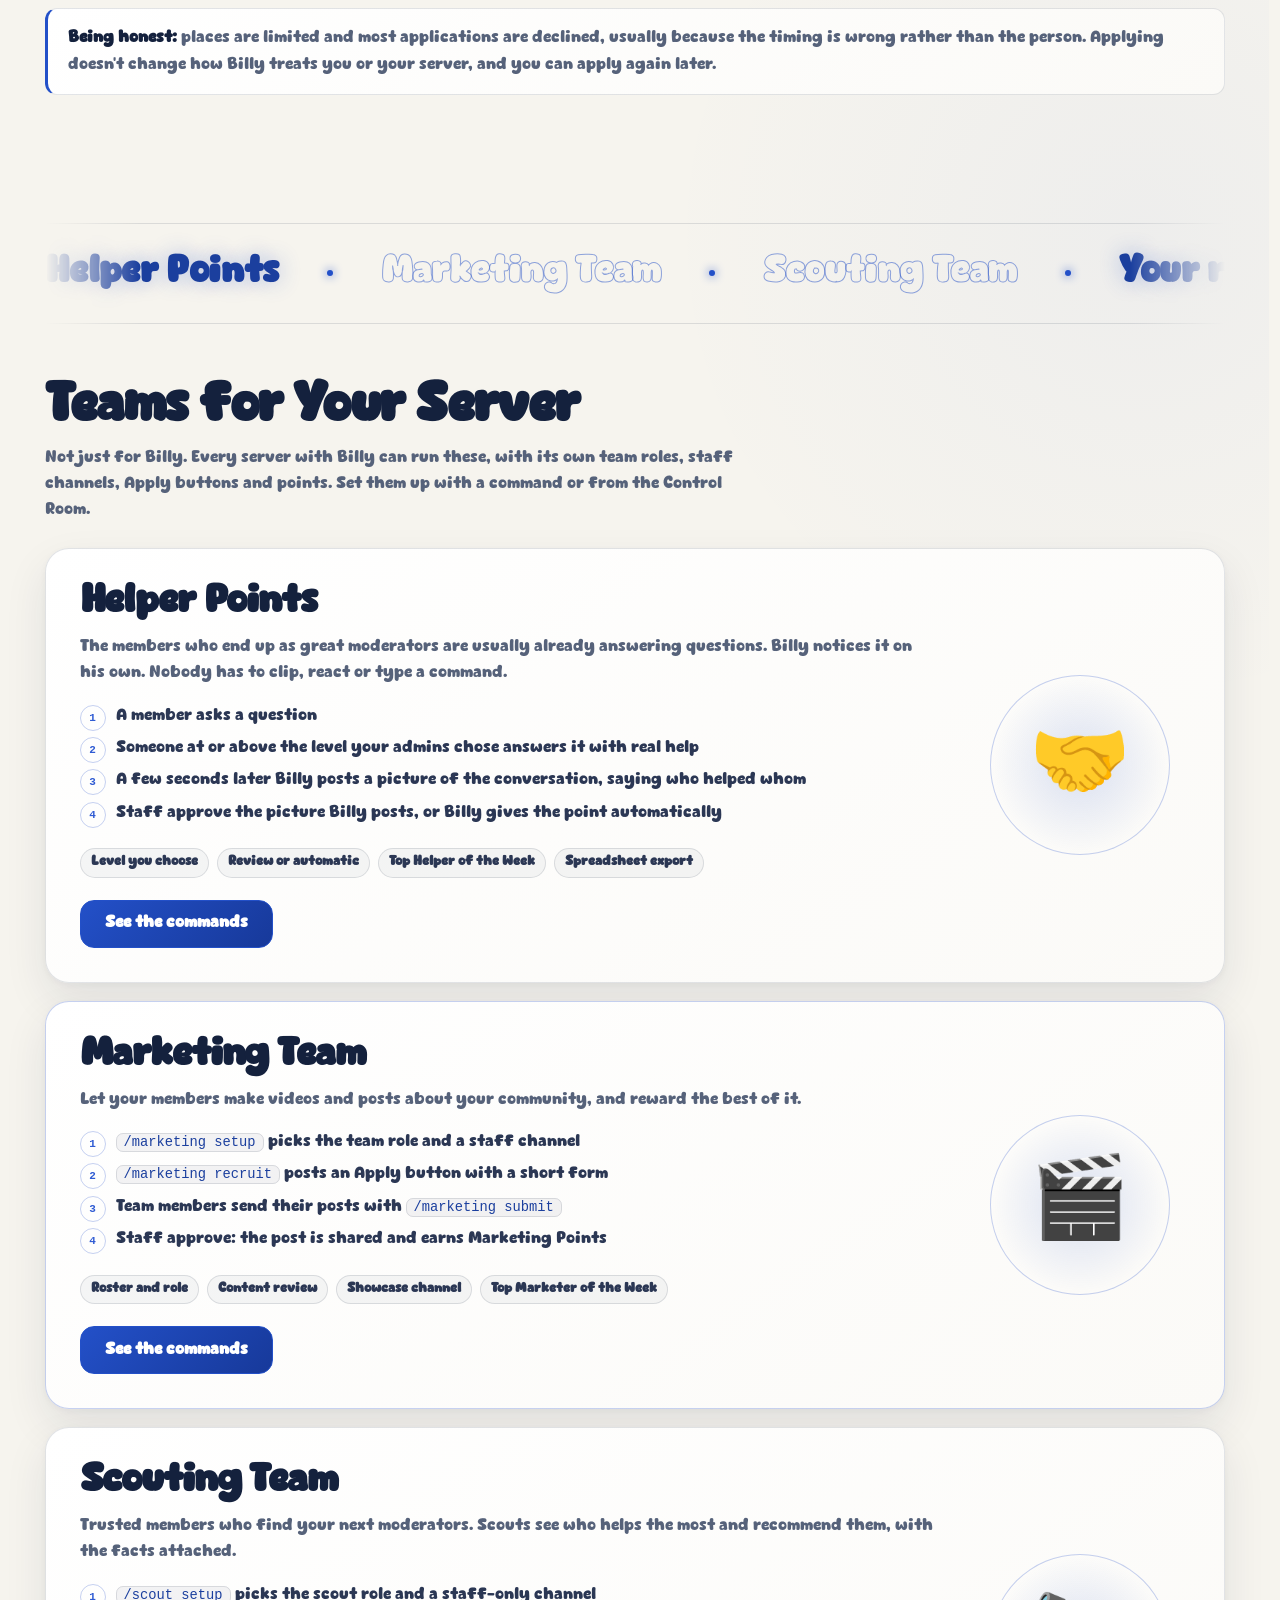
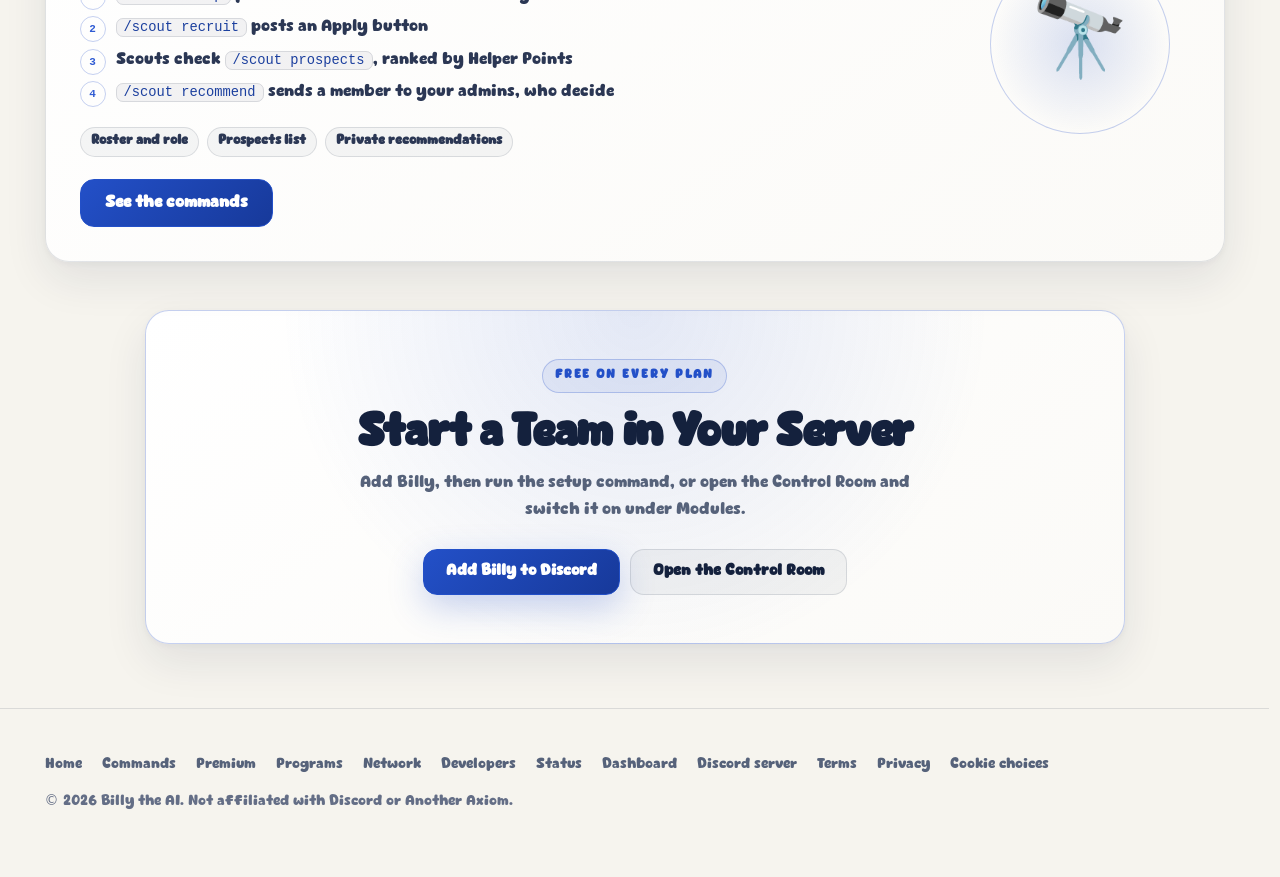
<file: programs/index.html>
<!DOCTYPE html>
<html lang="en">
<head>
<meta charset="utf-8">
<meta name="viewport" content="width=device-width, initial-scale=1">
<title>Programs and Teams | Billy the AI</title>
<meta name="description" content="Join a Billy program, or run your own Marketing Team, Scouting Team and Helper Points in your server with Billy.">
<meta property="og:title" content="Programs and Teams | Billy the AI">
<meta property="og:description" content="Join a Billy program, or run your own Marketing Team, Scouting Team and Helper Points in your server with Billy.">
<meta property="og:image" content="https://billy-the-ai.github.io/og.png">
<meta property="og:image:width" content="1200">
<meta property="og:image:height" content="630">
<meta name="theme-color" content="#f6f4ee">
<link rel="icon" href="/billy-icon.webp" type="image/webp">
<script>document.documentElement.classList.add("js");</script>
<link rel="preload" href="/fonts/Cute-Dino.otf" as="font" type="font/otf" crossorigin>
<script src="/theme.js"></script>
<link rel="stylesheet" href="/site.css">
<link rel="stylesheet" href="/scrollbars.css">
</head>
<body>

<header class="site-header">
  <div class="container">
    <a class="logo" href="/"><img src="/billy-icon.webp" alt="">Billy</a>
    <nav class="site-nav" aria-label="Main">
      <a href="/commands/">Commands</a>
      <a href="/premium/">Premium</a>
      <a href="/programs/" aria-current="page">Programs</a>
      <a href="/network/">Network</a>
      <a href="/status/">Status</a>
      <a href="/dashboard/">Dashboard</a>
    </nav>
    <a class="btn btn-primary btn-small" href="https://discord.com/oauth2/authorize?client_id=1515868648819003402&amp;scope=bot%20applications.commands">Add to Discord</a>
  </div>
</header>

<main class="container">
  <section class="page-top">
    <span class="badge">Get involved</span>
    <h1 style="margin-top:18px">Programs and Teams</h1>
    <p class="lede">Two ways in. Join one of Billy's own programs, or run your own teams in your server with Billy's help.</p>
    <div class="buttons">
      <a class="btn" href="#billy-programs">Billy's programs</a>
      <a class="btn" href="#teams">Teams for your server</a>
    </div>
  </section>

  <div class="programs-head reveal" id="billy-programs">
    <h2>Billy's Programs</h2>
    <p>These are for helping build Billy himself. A person on the Billy team reads every application.</p>
  </div>

  <section class="program mod reveal" id="moderator">
    <div>
      <h2>Moderator Program</h2>
      <p>Help run Billy across the communities that use him. Moderators get features before anyone else, a say in what gets built next, and the Billy Moderator role.</p>
      <ul class="perks">
        <li class="tag">Early features</li>
        <li class="tag">Shape what gets built</li>
        <li class="tag">Moderator role</li>
      </ul>
      <a class="apply pending" id="apply-mod" href="#" aria-disabled="true">Applications opening soon</a>
      <p class="apply-note muted" id="note-mod">Reviewed by the Billy team. Everyone gets an answer either way.</p>
    </div>
    <img src="/billy-mod-mallet.png" width="780" height="689" alt="A wooden mallet with a MOD badge">
  </section>

  <section class="program tester reveal" id="tester">
    <div>
      <h2>Beta Tester Program</h2>
      <p>Try Billy's new features before release and tell us when something isn't ready. A tester saying "this is confusing" is what stops it reaching everybody.</p>
      <ul class="perks">
        <li class="tag">Test first</li>
        <li class="tag">Report what breaks</li>
        <li class="tag">Tester role</li>
      </ul>
      <a class="apply pending" id="apply-tester" href="#" aria-disabled="true">Applications opening soon</a>
      <p class="apply-note muted" id="note-tester">Reviewed by the Billy team. Everyone gets an answer either way.</p>
    </div>
    <img src="/billy-tester-tube.png" width="560" height="589" alt="A test tube labelled TESTER">
  </section>

  <section class="block">
    <h2>How applying works</h2>
    <ol class="numbered">
      <li><b>Fill in the form.</b> A few questions about your experience and the community you help run. It takes about five minutes.</li>
      <li><b>Billy files it.</b> Your application goes to the team's review channel and is checked against your Discord account.</li>
      <li><b>A person reads it.</b> Not the bot. Someone on the team decides, and the decision is written down with a reason.</li>
      <li><b>You hear back either way.</b> Including if the answer is no, and why.</li>
    </ol>
    <p class="note"><b>Being honest:</b> places are limited and most applications are declined, usually because the timing is wrong rather than the person. Applying doesn't change how Billy treats you or your server, and you can apply again later.</p>
  </section>

  <div class="band programs-band" data-words="Helper Points · Marketing Team · Scouting Team · Your roles · Your channels · Your points"></div>

  <div class="programs-head reveal" id="teams">
    <h2>Teams for Your Server</h2>
    <p>Not just for Billy. Every server with Billy can run these, with its own team roles, staff channels, Apply buttons and points. Set them up with a command or from the Control Room.</p>
  </div>

  <section class="program helpers reveal" id="helper-points">
    <div>
      <h2>Helper Points</h2>
      <p>The members who end up as great moderators are usually already answering questions. Billy notices it on his own. Nobody has to clip, react or type a command.</p>
      <ol class="steps">
        <li>A member asks a question</li>
        <li>Someone at or above the level your admins chose answers it with real help</li>
        <li>A few seconds later Billy posts a picture of the conversation, saying who helped whom</li>
        <li>Staff approve the picture Billy posts, or Billy gives the point automatically</li>
      </ol>
      <ul class="perks">
        <li class="tag">Level you choose</li>
        <li class="tag">Review or automatic</li>
        <li class="tag">Top Helper of the Week</li>
        <li class="tag">Spreadsheet export</li>
      </ul>
      <a class="apply" href="/commands/#moderation">See the commands</a>
    </div>
    <div class="program-art" aria-hidden="true">🤝</div>
  </section>

  <section class="program marketing reveal" id="marketing">
    <div>
      <h2>Marketing Team</h2>
      <p>Let your members make videos and posts about your community, and reward the best of it.</p>
      <ol class="steps">
        <li><code>/marketing setup</code> picks the team role and a staff channel</li>
        <li><code>/marketing recruit</code> posts an Apply button with a short form</li>
        <li>Team members send their posts with <code>/marketing submit</code></li>
        <li>Staff approve: the post is shared and earns Marketing Points</li>
      </ol>
      <ul class="perks">
        <li class="tag">Roster and role</li>
        <li class="tag">Content review</li>
        <li class="tag">Showcase channel</li>
        <li class="tag">Top Marketer of the Week</li>
      </ul>
      <a class="apply" href="/commands/#community">See the commands</a>
    </div>
    <div class="program-art" aria-hidden="true">🎬</div>
  </section>

  <section class="program scouting reveal" id="scouting">
    <div>
      <h2>Scouting Team</h2>
      <p>Trusted members who find your next moderators. Scouts see who helps the most and recommend them, with the facts attached.</p>
      <ol class="steps">
        <li><code>/scout setup</code> picks the scout role and a staff-only channel</li>
        <li><code>/scout recruit</code> posts an Apply button</li>
        <li>Scouts check <code>/scout prospects</code>, ranked by Helper Points</li>
        <li><code>/scout recommend</code> sends a member to your admins, who decide</li>
      </ol>
      <ul class="perks">
        <li class="tag">Roster and role</li>
        <li class="tag">Prospects list</li>
        <li class="tag">Private recommendations</li>
      </ul>
      <a class="apply" href="/commands/#moderation">See the commands</a>
    </div>
    <div class="program-art" aria-hidden="true">🔭</div>
  </section>

  <div class="cta-card reveal" style="margin-top:48px">
    <span class="badge">Free on every plan</span>
    <h2>Start a Team in Your Server</h2>
    <p>Add Billy, then run the setup command, or open the Control Room and switch it on under Modules.</p>
    <div class="buttons center-buttons">
      <a class="btn btn-primary" href="https://discord.com/oauth2/authorize?client_id=1515868648819003402&amp;scope=bot%20applications.commands">Add Billy to Discord</a>
      <a class="btn" href="/dashboard/">Open the Control Room</a>
    </div>
  </div>
</main>

<footer class="site-footer">
  <div class="container">
    <nav aria-label="More links">
      <a href="/">Home</a>
      <a href="/commands/">Commands</a>
      <a href="/premium/">Premium</a>
      <a href="/programs/">Programs</a>
      <a href="/network/">Network</a>
      <a href="/developers/">Developers</a>
      <a href="/status/">Status</a>
      <a href="/dashboard/">Dashboard</a>
      <a href="https://discord.gg/uXHNJz6fDh">Discord server</a>
      <a href="/terms/">Terms</a>
      <a href="/privacy/">Privacy</a>
      <a href="#" onclick="window.billyConsentReopen();return false;">Cookie choices</a>
    </nav>
    <p>&copy; 2026 Billy the AI. Not affiliated with Discord or Another Axiom.</p>
  </div>
</footer>

<script>
/* One published form link per Billy program.
   These must be the SHARE links (Send -> the link icon), not the /edit
   address from the browser bar: an /edit link sends everyone who cannot edit
   the form to a Google sign-in page instead of the questions.

   Three states, because there are three:
     a url and open       -> "Apply to join", the button works
     a url and closed     -> the form exists but Google is refusing responses
     no url               -> "Applications opening soon"

   The page cannot detect a closed form itself -- a browser cannot read a
   Google Forms page from another origin -- so `closed` is set by hand here.
   The Marketing and Scouting Teams are not here: servers run their own with
   Billy's Apply button, so there is no Billy form for them. */
const FORMS = {
  "apply-mod": { url: "https://forms.gle/vYZ4dWtPvJ4b1DPS7" },
  "apply-tester": { url: "https://forms.gle/agY3gDyHWsoWu6GEA", closed: true },
};

(function () {
  Object.keys(FORMS).forEach(function (id) {
    var form = FORMS[id] || {};
    if (!form.url) return;
    var button = document.getElementById(id);
    if (!button) return;
    var note = document.getElementById("note-" + id.split("-")[1]);

    if (form.closed) {
      button.textContent = "Applications are closed right now";
      if (note) {
        note.textContent = "This one is not taking applications at the moment. "
          + "The other program on this page may still be open.";
      }
      return;                       // leave it .pending and aria-disabled
    }

    button.textContent = "Apply to join";
    button.href = form.url;
    button.target = "_blank";
    button.rel = "noopener noreferrer";
    button.classList.remove("pending");
    button.removeAttribute("aria-disabled");
    if (note) {
      note.textContent = "Opens the application form. Reviewed by the Billy team, "
        + "and everyone gets an answer either way.";
    }
  });
})();
</script>
<script src="/site.js" defer></script>
<script src="/analytics.js" defer></script>
<script src="/consent.js" defer></script>
</body>
</html>
</file>
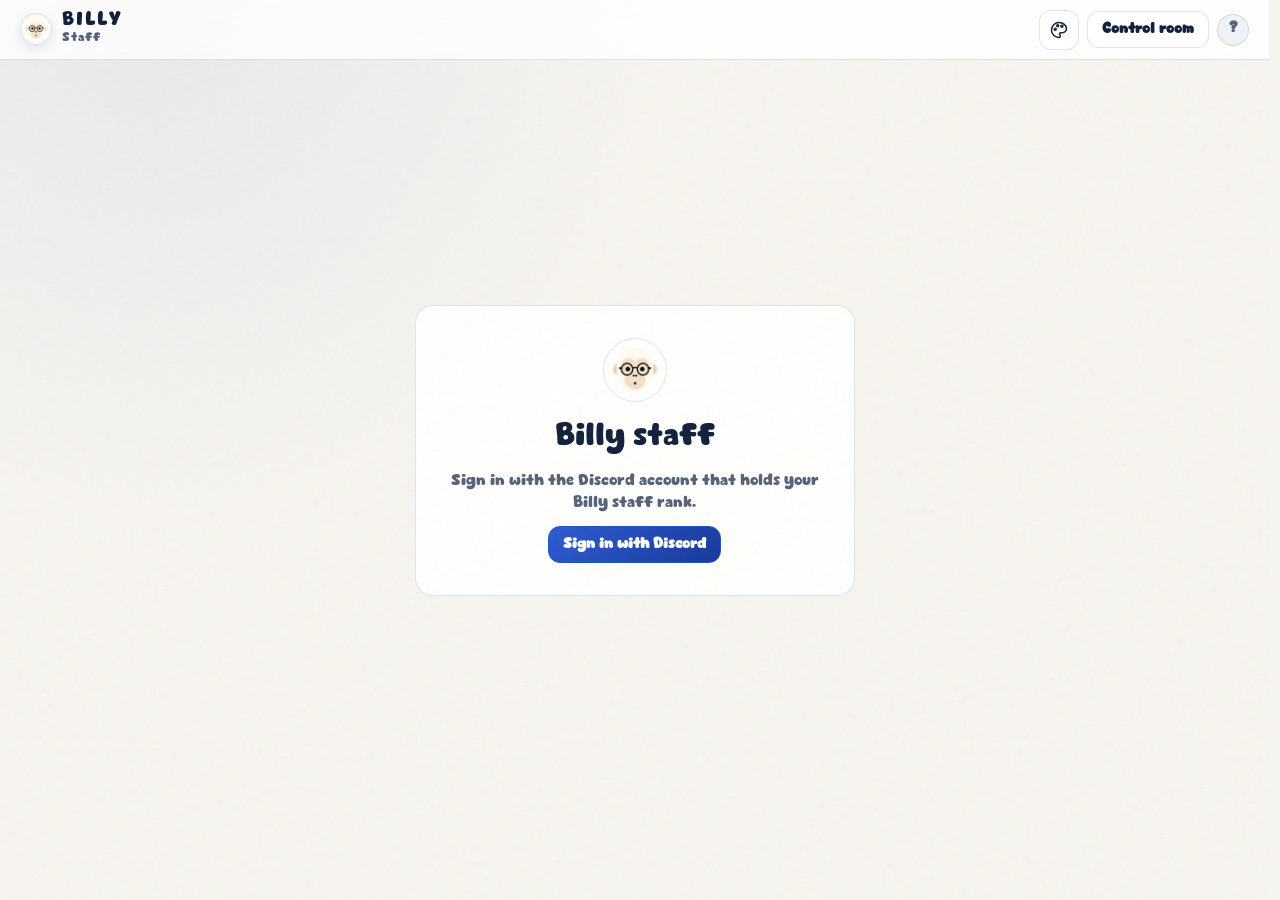
<file: staff/index.html>
<!doctype html>
<html lang="en">
<head>
  <meta charset="utf-8" />
  <meta name="viewport" content="width=device-width, initial-scale=1" />
  <meta name="theme-color" content="#f6f4ee" />
  <meta name="robots" content="noindex" />
  <meta name="description" content="Billy the AI staff dashboard." />
  <title>Billy Staff</title>
  <link rel="icon" href="/billy-icon.webp?v=20260806" type="image/webp" />
  <link rel="apple-touch-icon" href="/billy-icon.webp?v=20260806" />
  <link rel="preload" href="/fonts/Cute-Dino.otf" as="font" type="font/otf" crossorigin />
  <script src="/theme.js"></script>
  <link rel="stylesheet" href="/dashboard/dashboard.css" />
  <link rel="stylesheet" href="/staff/staff.css" />
  <link rel="stylesheet" href="/scrollbars.css" />
</head>
<body class="staff-page">
  <header class="topbar staff-topbar">
    <a class="brand" href="/"><img src="/billy-icon.webp" alt="Billy the AI" /><div><strong>Billy</strong><small>Staff</small></div></a>
    <nav class="staff-tabs" id="staffTabs" aria-label="Staff sections" hidden>
      <button type="button" data-tab="servers">Servers</button>
      <button type="button" data-tab="reports">Reports</button>
      <button type="button" data-tab="applications">Applications</button>
      <button type="button" data-tab="plans">Plans</button>
      <button type="button" data-tab="global">Global</button>
      <button type="button" data-tab="staff">Staff</button>
      <button type="button" data-tab="announce">Announce</button>
    </nav>
    <div class="top-actions">
      <span class="rank-pill" id="staffRank" hidden></span>
      <a class="button" href="/dashboard/">Control room</a>
      <div class="avatar" id="staffAvatar" aria-hidden="true">?</div>
    </div>
  </header>

  <main class="staff-main">
    <!-- Shown until Billy confirms who is looking. -->
    <section class="staff-gate" id="staffGate">
      <article class="panel staff-gate-card">
        <div class="panel-body">
          <img src="/billy-icon.webp" alt="" width="64" height="64" />
          <h1 id="gateTitle">Billy staff</h1>
          <p id="gateText">Checking who you are&hellip;</p>
          <a class="button primary" id="gateLogin" href="#" hidden>Sign in with Discord</a>
        </div>
      </article>
    </section>

    <!-- Servers: list on the left, the chosen server on the right. -->
    <section class="staff-view" id="view-servers" hidden>
      <aside class="staff-list panel">
        <div class="staff-list-head">
          <input class="field" id="serverSearch" type="search" placeholder="Find a server" aria-label="Find a server" />
          <span class="staff-count" id="serverCount"></span>
        </div>
        <div class="staff-items" id="serverList"><p class="staff-empty">Loading servers&hellip;</p></div>
      </aside>
      <div class="staff-detail" id="serverDetail">
        <div class="staff-placeholder">Pick a server to see what is happening there.</div>
      </div>
    </section>

    <!-- Reports: four kinds, newest first. -->
    <section class="staff-view" id="view-reports" hidden>
      <aside class="staff-list panel">
        <div class="staff-chips" id="reportKinds" role="tablist" aria-label="Report kind">
          <button type="button" data-kind="errors" class="on">Errors <b></b></button>
          <button type="button" data-kind="scams">Scams <b></b></button>
          <button type="button" data-kind="links">Links <b></b></button>
          <button type="button" data-kind="security">Security <b></b></button>
        </div>
        <div class="staff-items" id="reportList"><p class="staff-empty">Loading reports&hellip;</p></div>
      </aside>
      <div class="staff-detail" id="reportDetail">
        <div class="staff-placeholder">Pick a report to read it in full. Counts are for the last 7 days.</div>
      </div>
    </section>

    <!-- Applications: read here, decided in Discord. -->
    <section class="staff-view" id="view-applications" hidden>
      <aside class="staff-list panel">
        <div class="staff-list-head">
          <select class="field" id="applicationFilter" aria-label="Show applications">
            <option value="">Every status</option>
            <option value="pending">Pending</option>
            <option value="accepted">Accepted</option>
            <option value="rejected">Rejected</option>
          </select>
          <span class="staff-count" id="applicationCount"></span>
        </div>
        <div class="staff-items" id="applicationList"><p class="staff-empty">Loading applications&hellip;</p></div>
      </aside>
      <div class="staff-detail" id="applicationDetail">
        <div class="staff-placeholder">Pick an application to read the answers. Accept or reject it in Discord, where its review card is.</div>
      </div>
    </section>

    <!-- Plans -->
    <section class="staff-view staff-wide" id="view-plans" hidden>
      <article class="panel">
        <header class="panel-head"><div><h2>Servers on a plan</h2><span>Paid through Lemon Squeezy, or granted by staff</span></div></header>
        <div class="panel-body table-wrap">
          <table class="table"><thead><tr><th>Server</th><th>Plan</th><th>Status</th><th>From</th><th>Renews</th></tr></thead>
          <tbody id="planServers"><tr><td colspan="5" class="staff-empty">Loading&hellip;</td></tr></tbody></table>
        </div>
      </article>
      <article class="panel">
        <header class="panel-head"><div><h2>Personal grants</h2><span>A plan that follows a person into every server they own</span></div></header>
        <div class="panel-body table-wrap">
          <table class="table"><thead><tr><th>Person</th><th>Plan</th><th>Status</th><th>Until</th><th>Note</th></tr></thead>
          <tbody id="planPeople"><tr><td colspan="5" class="staff-empty">Loading&hellip;</td></tr></tbody></table>
        </div>
      </article>
    </section>

    <!-- Global -->
    <section class="staff-view staff-wide" id="view-global" hidden>
      <div class="stat-row" id="globalStats"></div>
      <div class="staff-columns">
        <article class="panel">
          <header class="panel-head"><div><h2>AI models</h2><span>Tried in this order. A resting model hit its limit.</span></div></header>
          <div class="panel-body" id="globalModels"></div>
        </article>
        <article class="panel">
          <header class="panel-head"><div><h2>AI use, last 7 days</h2><span>Every AI call, across every server</span></div></header>
          <div class="panel-body" id="globalUsage"></div>
        </article>
      </div>
    </section>

    <!-- Staff and bans (the old Moderator Room) -->
    <section class="staff-view staff-wide" id="view-staff" hidden>
      <div class="staff-columns">
        <article class="panel">
          <header class="panel-head"><div><h2>Billy staff</h2><span>Ranks apply to Discord, the dashboards and the website at once</span></div></header>
          <div class="panel-body">
            <div class="staff-form" id="staffForm" hidden>
              <input class="field" id="staffUserId" aria-label="Discord user ID of the staff member" placeholder="Discord user ID" inputmode="numeric" />
              <select class="field" id="staffRankPick" aria-label="Staff rank">
                <option value="beta_tester">Beta Tester</option>
                <option value="moderator" selected>Moderator</option>
                <option value="administrator">Administrator</option>
                <option value="community_manager">Community Manager</option>
                <option value="developer">Developer</option>
                <option value="remove">— Remove from staff —</option>
              </select>
              <button class="button" type="button" id="staffSubmit">Set rank</button>
            </div>
            <p class="mod-status" id="staffStatus"></p>
            <div class="staff-list-rows" id="staffMembers"></div>
          </div>
        </article>
        <article class="panel">
          <header class="panel-head"><div><h2>Banned from Billy</h2><span>They can't use commands, chat with Billy, or open the dashboards</span></div></header>
          <div class="panel-body">
            <div class="ban-form">
              <input class="field" id="banUserId" aria-label="Discord user ID to ban from Billy" placeholder="Discord user ID" inputmode="numeric" />
              <input class="field" id="banReason" aria-label="Reason for the ban" placeholder="Reason — somebody reads this back in an appeal" />
              <input class="field" id="banDays" aria-label="Ban length in days, blank for forever" type="number" min="0" max="3650" placeholder="Days" />
              <button class="button primary" type="button" id="banSubmit">Ban</button>
            </div>
            <p class="mod-status" id="banStatus"></p>
            <div class="staff-list-rows" id="banList"></div>
          </div>
        </article>
      </div>
    </section>

    <!-- Announce -->
    <section class="staff-view staff-wide" id="view-announce" hidden>
      <article class="panel">
        <header class="panel-head"><div><h2>Publish an update</h2><span>It appears on What's new for every server straight away</span></div></header>
        <div class="panel-body">
          <div class="update-form">
            <input class="field" id="updateVersion" aria-label="Update version number" placeholder="v9.3.0" maxlength="24" />
            <input class="field" id="updateTitle" aria-label="Update title" placeholder="What changed?" maxlength="120" />
          </div>
          <textarea class="field update-textarea" id="updateBody" aria-label="What changed, one change per line" rows="8" maxlength="4000" placeholder="One change per line."></textarea>
          <div class="update-actions"><span class="field-hint" id="updateStatus"></span><button class="button primary" type="button" id="updatePublish">Publish update</button></div>
        </div>
      </article>
      <article class="panel">
        <header class="panel-head"><div><h2>Published</h2><span>Newest first</span></div></header>
        <div class="panel-body" id="updateList"><p class="staff-empty">Loading&hellip;</p></div>
      </article>
    </section>
  </main>

  <div class="toast" id="staffToast" role="status" aria-live="polite"></div>
  <script src="/dashboard/config.js"></script>
  <script src="/staff/staff.js"></script>
</body>
</html>
</file>
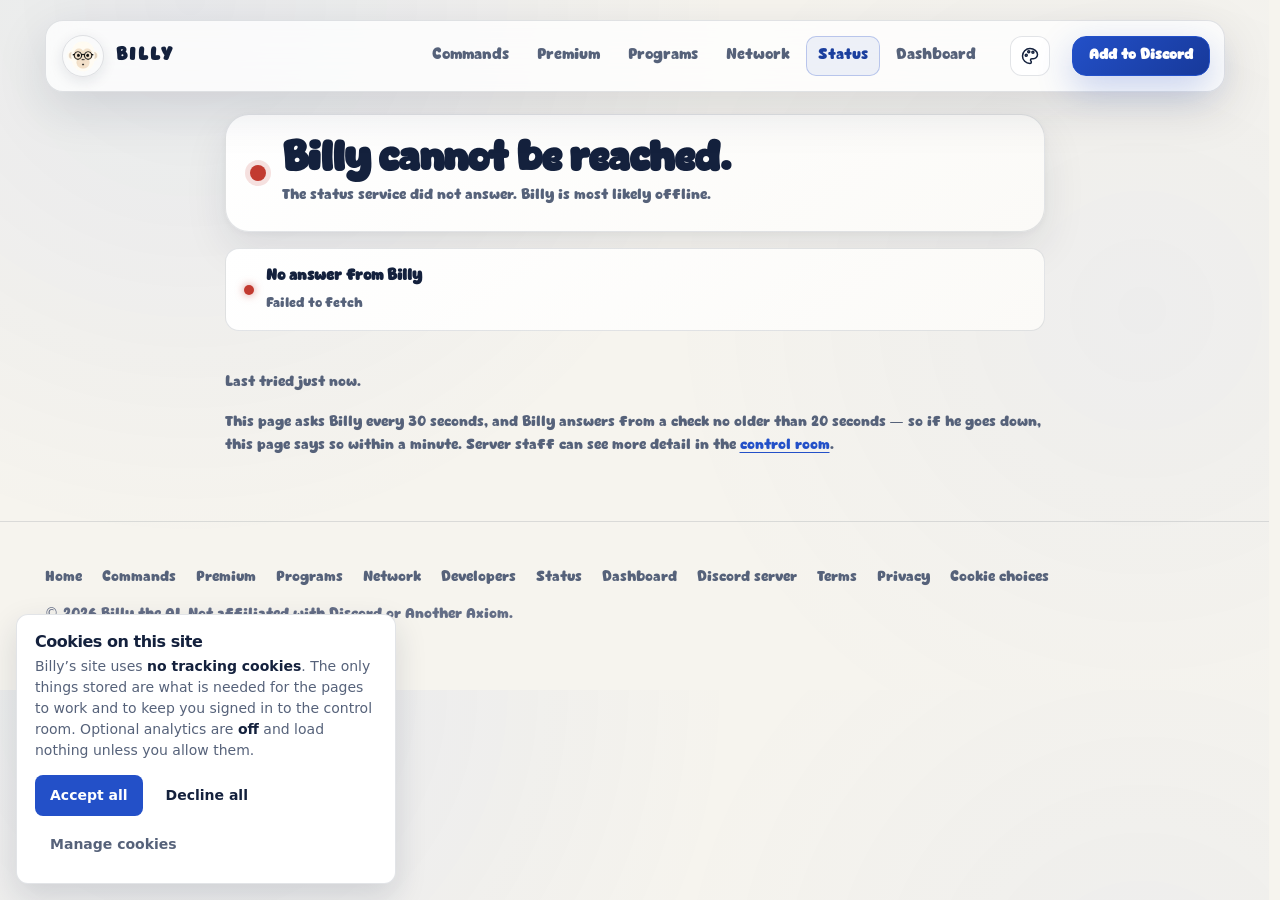
<file: status/index.html>
<!DOCTYPE html>
<html lang="en">
<head>
<meta charset="utf-8">
<meta name="viewport" content="width=device-width, initial-scale=1">
<title>Is Billy working? | Billy the AI</title>
<meta name="description" content="Live status for Billy The AI: whether Billy is answering, remembering, and connected to Discord.">
<meta property="og:title" content="Is Billy working? | Billy the AI">
<meta property="og:description" content="Live status for Billy The AI: whether Billy is answering, remembering, and connected to Discord.">
<meta property="og:image" content="https://billy-the-ai.github.io/og.png">
<meta property="og:image:width" content="1200">
<meta property="og:image:height" content="630">
<meta name="theme-color" content="#f6f4ee">
<link rel="icon" href="/billy-icon.webp" type="image/webp">
<script>document.documentElement.classList.add("js");</script>
<link rel="preload" href="/fonts/Cute-Dino.otf" as="font" type="font/otf" crossorigin>
<script src="/theme.js"></script>
<link rel="stylesheet" href="/site.css">
<link rel="stylesheet" href="/scrollbars.css">
</head>
<body>

<header class="site-header">
  <div class="container">
    <a class="logo" href="/"><img src="/billy-icon.webp" alt="">Billy</a>
    <nav class="site-nav" aria-label="Main">
      <a href="/commands/">Commands</a>
      <a href="/premium/">Premium</a>
      <a href="/programs/">Programs</a>
      <a href="/network/">Network</a>
      <a href="/status/" aria-current="page">Status</a>
      <a href="/dashboard/">Dashboard</a>
    </nav>
    <a class="btn btn-primary btn-small" href="https://discord.com/oauth2/authorize?client_id=1515868648819003402&amp;scope=bot%20applications.commands">Add to Discord</a>
  </div>
</header>

<main class="container narrow">
  <section class="headline">
    <div class="beacon" id="beacon"></div>
    <div>
      <h1 id="headline">Checking&hellip;</h1>
      <p id="subline">Asking Billy how he is doing.</p>
    </div>
  </section>

  <div class="parts" id="parts">
    <div class="part"><span class="dot wait"></span><div><b>Loading&hellip;</b></div></div>
  </div>

  <div class="facts" id="facts"></div>

  <p class="muted small" id="checked" style="margin-top:24px">&mdash;</p>
  <p class="muted small">This page asks Billy every 30 seconds, and Billy answers from a check no older than 20 seconds &mdash; so if he goes down, this page says so within a minute. Server staff can see more detail in the <a href="/dashboard/">control room</a>.</p>
</main>

<footer class="site-footer">
  <div class="container">
    <nav aria-label="More links">
      <a href="/">Home</a>
      <a href="/commands/">Commands</a>
      <a href="/premium/">Premium</a>
      <a href="/programs/">Programs</a>
      <a href="/network/">Network</a>
      <a href="/developers/">Developers</a>
      <a href="/status/">Status</a>
      <a href="/dashboard/">Dashboard</a>
      <a href="https://discord.gg/uXHNJz6fDh">Discord server</a>
      <a href="/terms/">Terms</a>
      <a href="/privacy/">Privacy</a>
      <a href="#" onclick="window.billyConsentReopen();return false;">Cookie choices</a>
    </nav>
    <p>&copy; 2026 Billy the AI. Not affiliated with Discord or Another Axiom.</p>
  </div>
</footer>

<script>
const API = "https://billyserverai.duckdns.org/api/status";

function ago(iso){
  if(!iso) return "";
  const seconds = Math.max(0, (Date.now() - Date.parse(iso)) / 1000);
  if(seconds < 90) return Math.round(seconds) + "s ago";
  if(seconds < 5400) return Math.round(seconds / 60) + " min ago";
  if(seconds < 172800) return Math.round(seconds / 3600) + "h ago";
  return Math.round(seconds / 86400) + " days ago";
}

function since(iso){
  if(!iso) return "unknown";
  const seconds = Math.max(0, (Date.now() - Date.parse(iso)) / 1000);
  if(seconds < 5400) return Math.round(seconds / 60) + " min";
  if(seconds < 172800) return Math.round(seconds / 3600) + " hours";
  return Math.round(seconds / 86400) + " days";
}

function render(data){
  const ok = !!data.ok;
  const beacon = document.getElementById("beacon");
  beacon.className = "beacon " + (ok ? "up" : "down");
  document.getElementById("headline").textContent =
    ok ? "Billy is working." : "Billy is having trouble.";
  document.getElementById("subline").textContent = ok
    ? "Everything is responding normally."
    : "Something below is not responding. Staff can see the detail in the control room.";

  document.getElementById("parts").innerHTML = (data.parts || []).map(part => `
    <div class="part">
      <span class="dot ${part.ok ? "up" : "down"}"></span>
      <div><b>${escapeHtml(part.name)}</b><br><small>${escapeHtml(part.note || "")}</small></div>
    </div>`).join("");

  const facts = [];
  if(data.servers) facts.push(["Servers", data.servers.toLocaleString()]);
  if(data.awake_since) facts.push(["Awake for", since(data.awake_since)]);
  if(data.last_backup) facts.push(["Last backup", ago(data.last_backup)]);
  document.getElementById("facts").innerHTML = facts.map(([label, value]) => `
    <div class="fact"><b>${escapeHtml(String(value))}</b><small>${escapeHtml(label)}</small></div>
  `).join("");

  document.getElementById("checked").textContent = "Checked " + ago(data.checked_at) + ".";
}

/* Billy's own words go on the page, so they are escaped rather than trusted. */
function escapeHtml(text){
  return String(text).replace(/[&<>"']/g, c => (
    {"&":"&amp;","<":"&lt;",">":"&gt;",'"':"&quot;","'":"&#39;"}[c]
  ));
}

async function check(){
  try{
    const response = await fetch(API + "?t=" + Date.now(), {cache:"no-store"});
    if(!response.ok) throw new Error("HTTP " + response.status);
    render(await response.json());
  }catch(error){
    /* Unreachable is itself an answer, and the honest one: if this page cannot
       reach Billy, neither can Discord. */
    document.getElementById("beacon").className = "beacon down";
    document.getElementById("headline").textContent = "Billy cannot be reached.";
    document.getElementById("subline").textContent =
      "The status service did not answer. Billy is most likely offline.";
    document.getElementById("parts").innerHTML =
      '<div class="part"><span class="dot down"></span><div><b>No answer from Billy</b><br>' +
      '<small>' + escapeHtml(String(error.message || error)) + '</small></div></div>';
    document.getElementById("facts").innerHTML = "";
    document.getElementById("checked").textContent = "Last tried just now.";
  }
}

check();
setInterval(check, 30000);
</script>
<script src="/site.js" defer></script>
<script src="/analytics.js" defer></script>
<script src="/consent.js" defer></script>
</body>
</html>
</file>
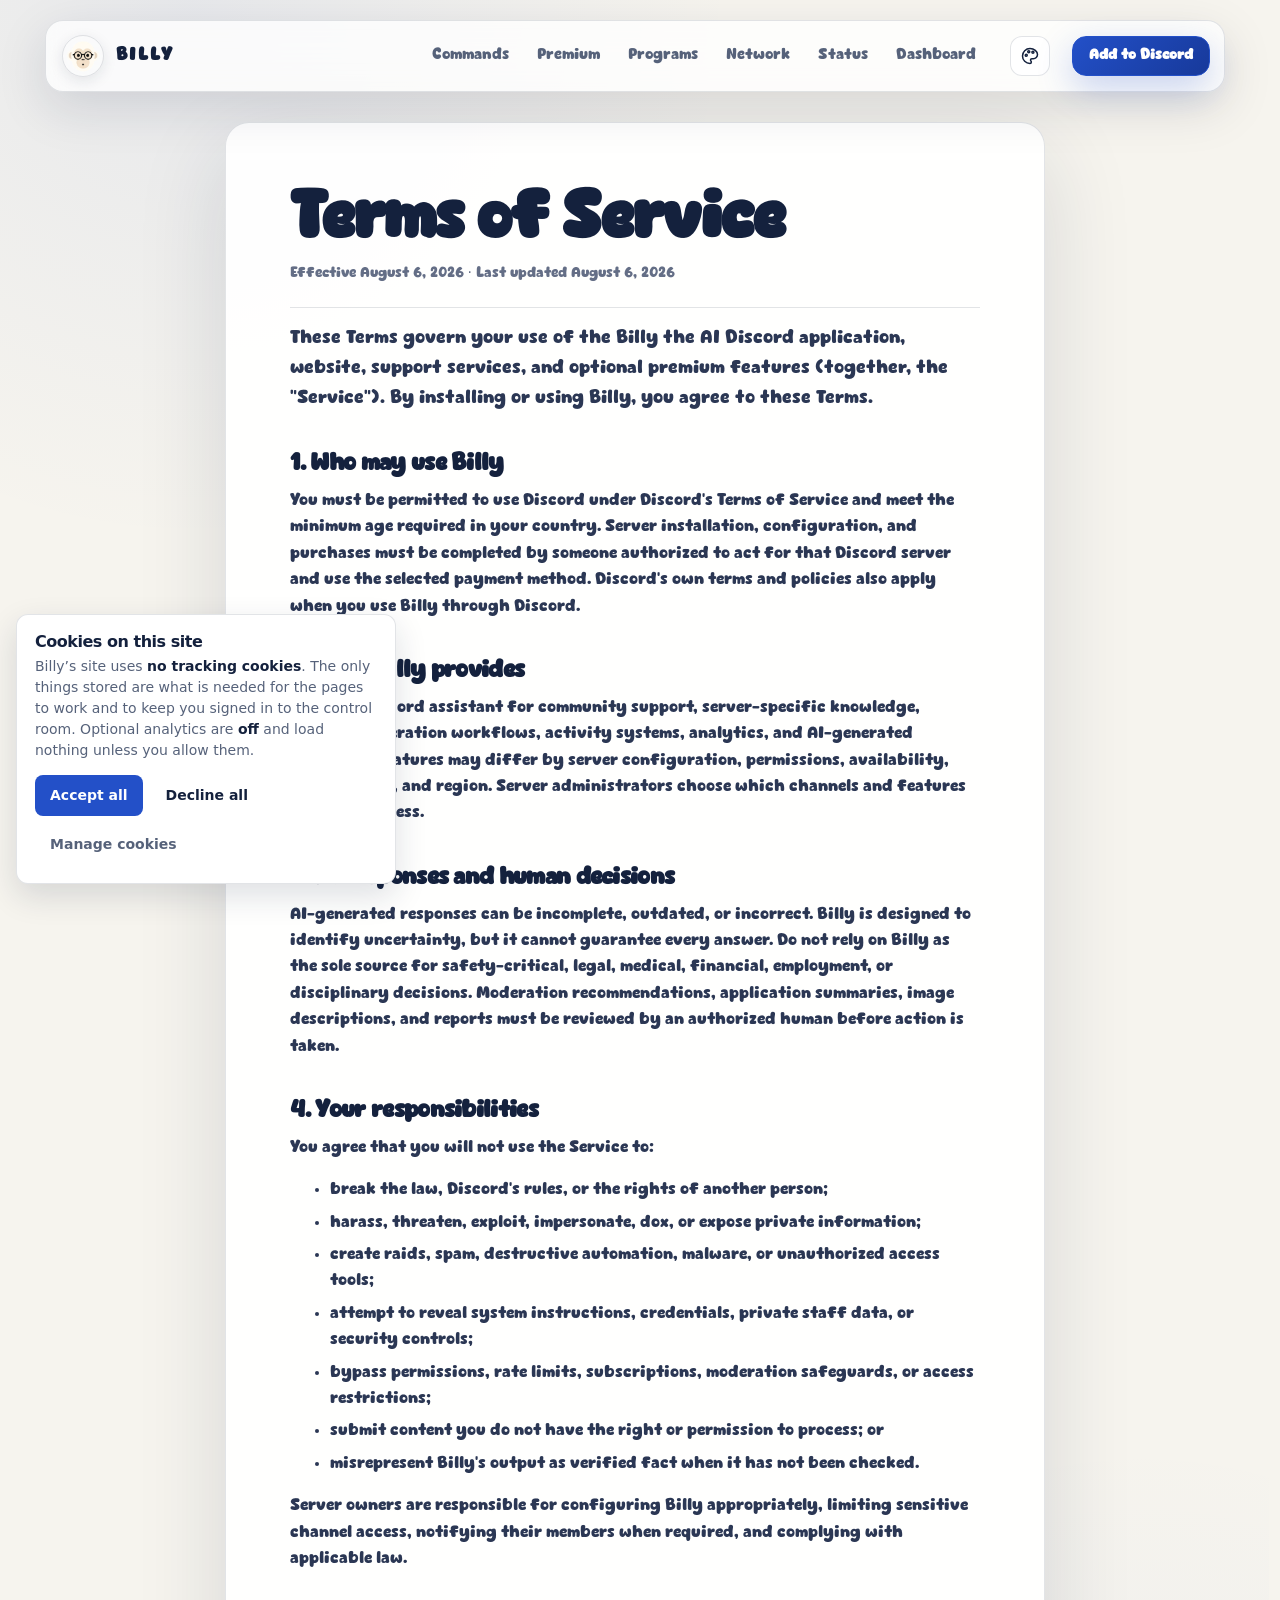
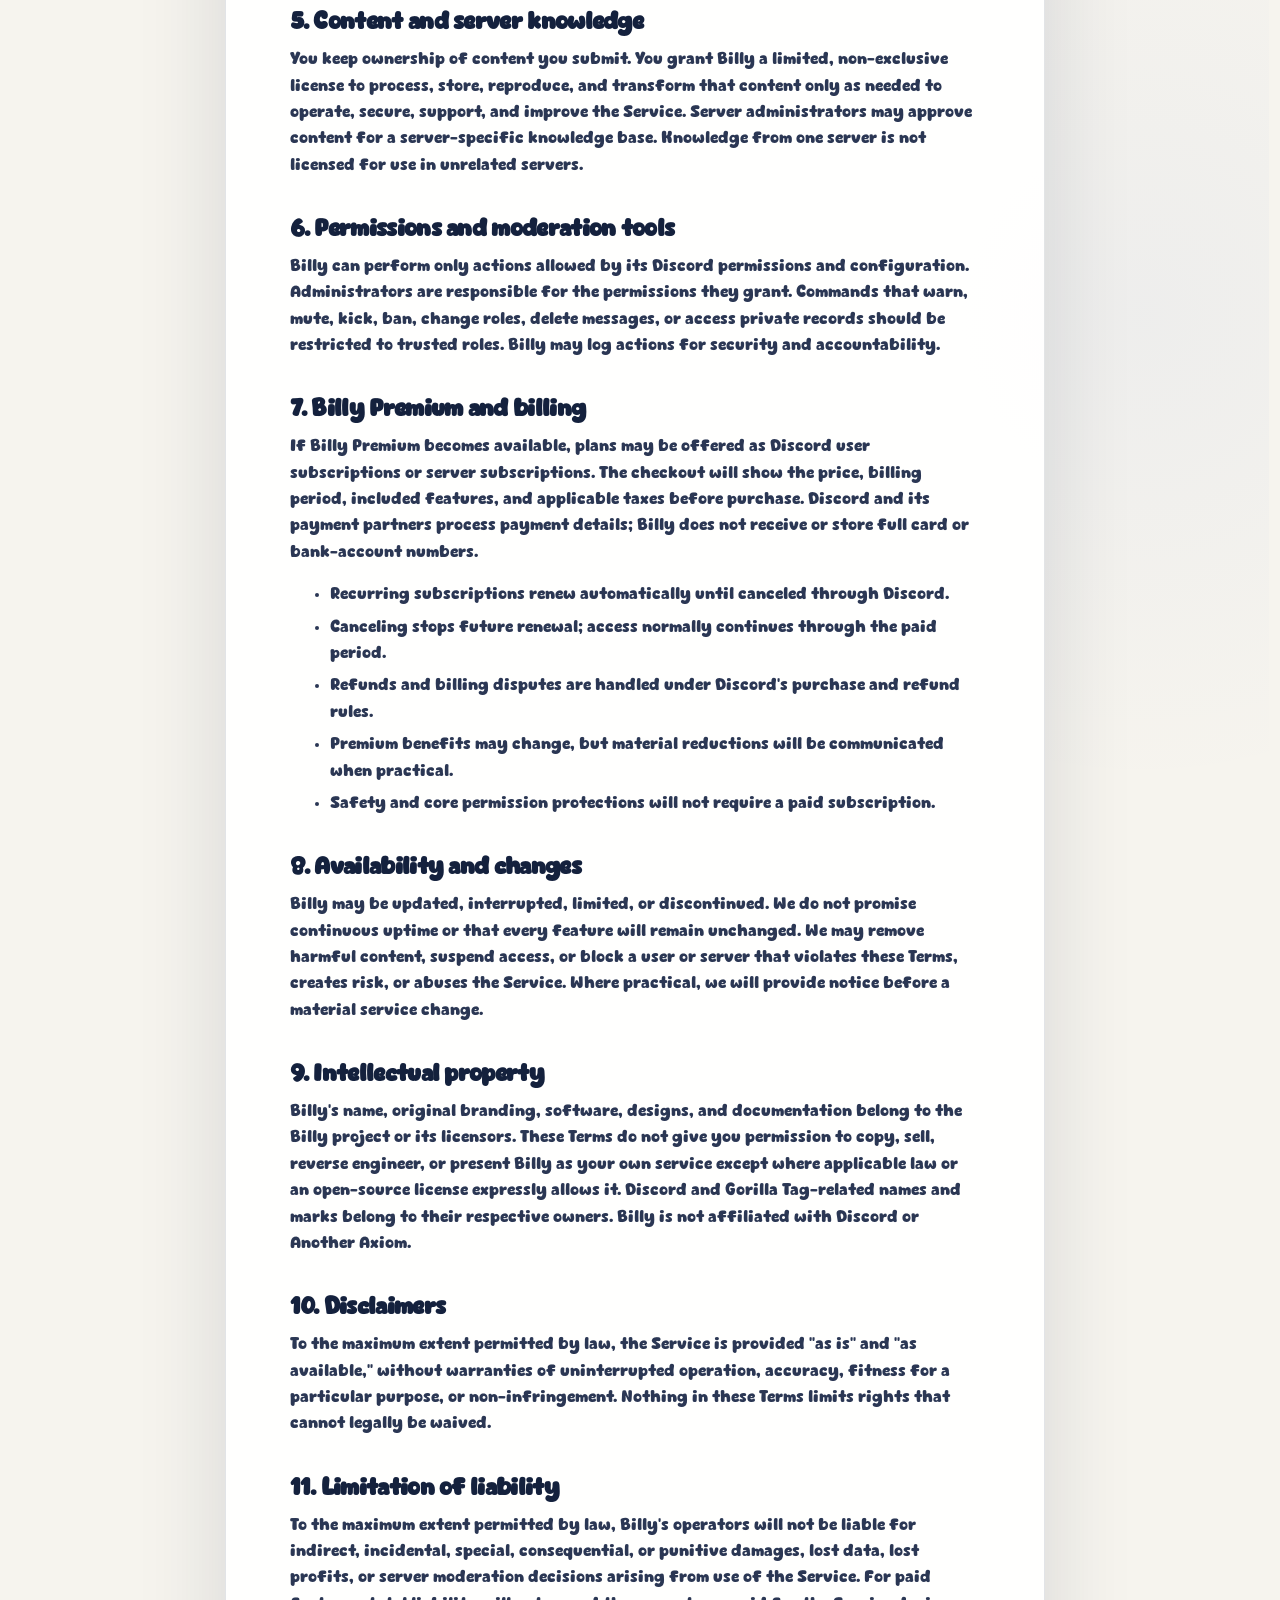
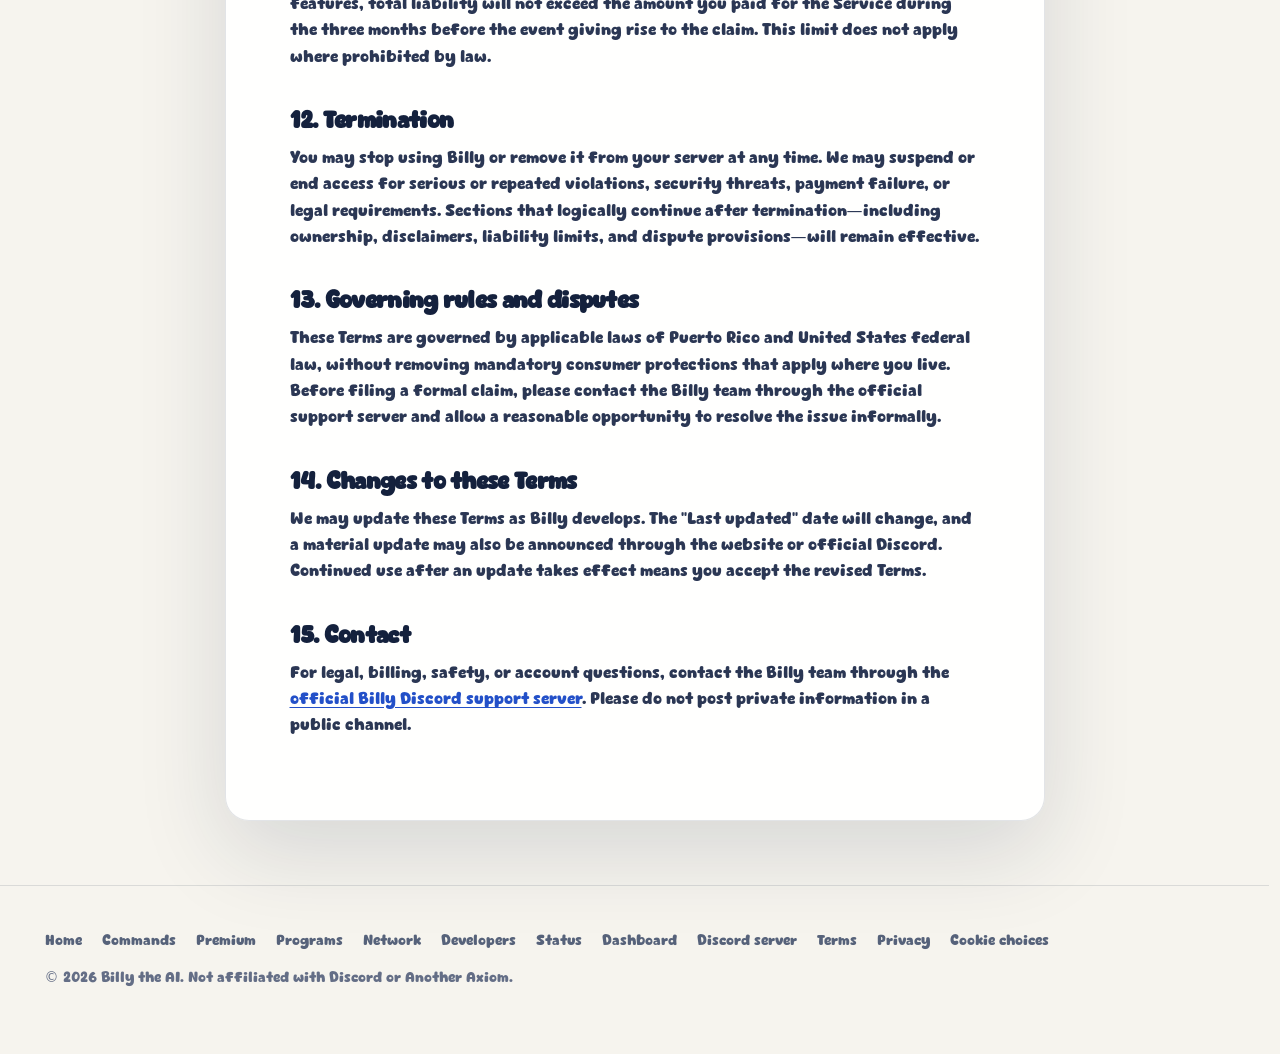
<file: terms/index.html>
<!DOCTYPE html>
<html lang="en">
<head>
<meta charset="utf-8">
<meta name="viewport" content="width=device-width, initial-scale=1">
<title>Terms of Service | Billy the AI</title>
<meta name="description" content="Terms governing use of Billy the AI and Billy Premium.">
<meta property="og:title" content="Terms of Service | Billy the AI">
<meta property="og:description" content="Terms governing use of Billy the AI and Billy Premium.">
<meta property="og:image" content="https://billy-the-ai.github.io/og.png">
<meta property="og:image:width" content="1200">
<meta property="og:image:height" content="630">
<meta name="theme-color" content="#f6f4ee">
<link rel="icon" href="/billy-icon.webp" type="image/webp">
<script>document.documentElement.classList.add("js");</script>
<link rel="preload" href="/fonts/Cute-Dino.otf" as="font" type="font/otf" crossorigin>
<script src="/theme.js"></script>
<link rel="stylesheet" href="/site.css">
<link rel="stylesheet" href="/scrollbars.css">
</head>
<body>

<header class="site-header">
  <div class="container">
    <a class="logo" href="/"><img src="/billy-icon.webp" alt="">Billy</a>
    <nav class="site-nav" aria-label="Main">
      <a href="/commands/">Commands</a>
      <a href="/premium/">Premium</a>
      <a href="/programs/">Programs</a>
      <a href="/network/">Network</a>
      <a href="/status/">Status</a>
      <a href="/dashboard/">Dashboard</a>
    </nav>
    <a class="btn btn-primary btn-small" href="https://discord.com/oauth2/authorize?client_id=1515868648819003402&amp;scope=bot%20applications.commands">Add to Discord</a>
  </div>
</header>

<main class="container narrow legal">
<h1>Terms of Service</h1>
<p class="effective muted">Effective August 6, 2026 · Last updated August 6, 2026</p>
<p class="lede">These Terms govern your use of the Billy the AI Discord application, website, support services, and optional premium features (together, the “Service”). By installing or using Billy, you agree to these Terms.</p>
<h2>1. Who may use Billy</h2>
<p>You must be permitted to use Discord under Discord&#x27;s Terms of Service and meet the minimum age required in your country. Server installation, configuration, and purchases must be completed by someone authorized to act for that Discord server and use the selected payment method. Discord&#x27;s own terms and policies also apply when you use Billy through Discord.</p>
<h2>2. What Billy provides</h2>
<p>Billy is a Discord assistant for community support, server-specific knowledge, tickets, moderation workflows, activity systems, analytics, and AI-generated responses. Features may differ by server configuration, permissions, availability, subscription, and region. Server administrators choose which channels and features Billy may access.</p>
<h2>3. AI responses and human decisions</h2>
<p>AI-generated responses can be incomplete, outdated, or incorrect. Billy is designed to identify uncertainty, but it cannot guarantee every answer. Do not rely on Billy as the sole source for safety-critical, legal, medical, financial, employment, or disciplinary decisions. Moderation recommendations, application summaries, image descriptions, and reports must be reviewed by an authorized human before action is taken.</p>
<h2>4. Your responsibilities</h2>
<p>You agree that you will not use the Service to:</p>
<ul>
<li>break the law, Discord&#x27;s rules, or the rights of another person;</li>
<li>harass, threaten, exploit, impersonate, dox, or expose private information;</li>
<li>create raids, spam, destructive automation, malware, or unauthorized access tools;</li>
<li>attempt to reveal system instructions, credentials, private staff data, or security controls;</li>
<li>bypass permissions, rate limits, subscriptions, moderation safeguards, or access restrictions;</li>
<li>submit content you do not have the right or permission to process; or</li>
<li>misrepresent Billy&#x27;s output as verified fact when it has not been checked.</li>
</ul>
<p>Server owners are responsible for configuring Billy appropriately, limiting sensitive channel access, notifying their members when required, and complying with applicable law.</p>
<h2>5. Content and server knowledge</h2>
<p>You keep ownership of content you submit. You grant Billy a limited, non-exclusive license to process, store, reproduce, and transform that content only as needed to operate, secure, support, and improve the Service. Server administrators may approve content for a server-specific knowledge base. Knowledge from one server is not licensed for use in unrelated servers.</p>
<h2>6. Permissions and moderation tools</h2>
<p>Billy can perform only actions allowed by its Discord permissions and configuration. Administrators are responsible for the permissions they grant. Commands that warn, mute, kick, ban, change roles, delete messages, or access private records should be restricted to trusted roles. Billy may log actions for security and accountability.</p>
<h2>7. Billy Premium and billing</h2>
<p>If Billy Premium becomes available, plans may be offered as Discord user subscriptions or server subscriptions. The checkout will show the price, billing period, included features, and applicable taxes before purchase. Discord and its payment partners process payment details; Billy does not receive or store full card or bank-account numbers.</p>
<ul>
<li>Recurring subscriptions renew automatically until canceled through Discord.</li>
<li>Canceling stops future renewal; access normally continues through the paid period.</li>
<li>Refunds and billing disputes are handled under Discord&#x27;s purchase and refund rules.</li>
<li>Premium benefits may change, but material reductions will be communicated when practical.</li>
<li>Safety and core permission protections will not require a paid subscription.</li>
</ul>
<h2>8. Availability and changes</h2>
<p>Billy may be updated, interrupted, limited, or discontinued. We do not promise continuous uptime or that every feature will remain unchanged. We may remove harmful content, suspend access, or block a user or server that violates these Terms, creates risk, or abuses the Service. Where practical, we will provide notice before a material service change.</p>
<h2>9. Intellectual property</h2>
<p>Billy&#x27;s name, original branding, software, designs, and documentation belong to the Billy project or its licensors. These Terms do not give you permission to copy, sell, reverse engineer, or present Billy as your own service except where applicable law or an open-source license expressly allows it. Discord and Gorilla Tag-related names and marks belong to their respective owners. Billy is not affiliated with Discord or Another Axiom.</p>
<h2>10. Disclaimers</h2>
<p>To the maximum extent permitted by law, the Service is provided “as is” and “as available,” without warranties of uninterrupted operation, accuracy, fitness for a particular purpose, or non-infringement. Nothing in these Terms limits rights that cannot legally be waived.</p>
<h2>11. Limitation of liability</h2>
<p>To the maximum extent permitted by law, Billy&#x27;s operators will not be liable for indirect, incidental, special, consequential, or punitive damages, lost data, lost profits, or server moderation decisions arising from use of the Service. For paid features, total liability will not exceed the amount you paid for the Service during the three months before the event giving rise to the claim. This limit does not apply where prohibited by law.</p>
<h2>12. Termination</h2>
<p>You may stop using Billy or remove it from your server at any time. We may suspend or end access for serious or repeated violations, security threats, payment failure, or legal requirements. Sections that logically continue after termination—including ownership, disclaimers, liability limits, and dispute provisions—will remain effective.</p>
<h2>13. Governing rules and disputes</h2>
<p>These Terms are governed by applicable laws of Puerto Rico and United States federal law, without removing mandatory consumer protections that apply where you live. Before filing a formal claim, please contact the Billy team through the official support server and allow a reasonable opportunity to resolve the issue informally.</p>
<h2>14. Changes to these Terms</h2>
<p>We may update these Terms as Billy develops. The “Last updated” date will change, and a material update may also be announced through the website or official Discord. Continued use after an update takes effect means you accept the revised Terms.</p>
<h2>15. Contact</h2>
<p>For legal, billing, safety, or account questions, contact the Billy team through the <a href="https://discord.gg/uXHNJz6fDh">official Billy Discord support server</a>. Please do not post private information in a public channel.</p>
</main>

<footer class="site-footer">
  <div class="container">
    <nav aria-label="More links">
      <a href="/">Home</a>
      <a href="/commands/">Commands</a>
      <a href="/premium/">Premium</a>
      <a href="/programs/">Programs</a>
      <a href="/network/">Network</a>
      <a href="/developers/">Developers</a>
      <a href="/status/">Status</a>
      <a href="/dashboard/">Dashboard</a>
      <a href="https://discord.gg/uXHNJz6fDh">Discord server</a>
      <a href="/terms/">Terms</a>
      <a href="/privacy/">Privacy</a>
      <a href="#" onclick="window.billyConsentReopen();return false;">Cookie choices</a>
    </nav>
    <p>&copy; 2026 Billy the AI. Not affiliated with Discord or Another Axiom.</p>
  </div>
</footer>

<script src="/site.js" defer></script>
<script src="/analytics.js" defer></script>
<script src="/consent.js" defer></script>
</body>
</html>
</file>
<file: site.css>
/* Billy website styles
 *
 * One stylesheet for every page (the Control Room has its own).
 *
 * Porcelain: a glazed off-white ground, deep navy ink and cobalt highlights,
 * like blue-and-white china, with the Cute Dino typeface. Clean white panels,
 * outlined display type and slow, quiet motion.
 *
 * Sections:
 *   1. tokens + base
 *   2. header / footer
 *   3. buttons, badges, cards
 *   4. home page
 *   5. commands page
 *   6. premium page
 *   7. programs page
 *   8. network + status pages
 *   9. terms + privacy
 *  10. motion (ribbon, bands, reveals, tilt, labs, console, roadmap, music)
 */

/* -------------------------------------------------------- 1. tokens + base */

@font-face {
  font-family: "Cute Dino";
  src: url("/fonts/Cute-Dino.otf") format("opentype");
  font-display: swap;
}

:root {
  --bg: #f6f4ee;
  --panel: #ffffff;
  --panel-2: #eef1f6;
  --glass: linear-gradient(145deg, #ffffff, #fbfaf7);
  --line: rgba(20, 33, 61, 0.12);
  --line-hover: rgba(35, 80, 200, 0.45);
  --ink: #14213d;
  --muted: #56627a;
  --faint: #646e86;
  --accent: #2350c8;
  --accent-deep: #17399a;
  --cream: #1b3f9e;
  --peach: #2f5bd3;
  --accent-ink: #ffffff;
  --link: #2350c8;
  --good: #127a53;
  --bad: #c23a30;
  --gold-soft: rgba(35, 80, 200, 0.07);
  --gold-line: rgba(35, 80, 200, 0.26);
  --glow: 0 18px 44px rgba(20, 33, 61, 0.09), 0 2px 6px rgba(20, 33, 61, 0.04);
  --radius: 18px;
  --radius-sm: 12px;
  --display: "Cute Dino", ui-rounded, system-ui, -apple-system, "Segoe UI", sans-serif;
  --body: "Cute Dino", ui-rounded, system-ui, -apple-system, "Segoe UI", sans-serif;
  --mono: ui-monospace, "Cascadia Code", Consolas, monospace;
}
:root {
  --accent-rgb: 35, 80, 200;
  --accent-deep-rgb: 23, 57, 154;
  --ink-rgb: 20, 33, 61;
  --shadow-rgb: 20, 33, 61;
  --paper-rgb: 255, 255, 255;
  --ink-soft: #2b3754;
  --tint: #e6ecfb;
  --line-strong: #cfd5e2;
}

/* Dark mode (theme.js sets data-theme). The accent shades are worked out by
   theme.js for whichever colour the visitor picked. */
html[data-theme="dark"] {
  color-scheme: dark;
  --bg: #0d1220;
  --panel: #151c2e;
  --panel-2: #1b2439;
  --glass: linear-gradient(145deg, #172035, #121a2b);
  --line: rgba(226, 234, 255, 0.12);
  --ink: #e8edf8;
  --muted: #a8b3c9;
  --faint: #8f9bb4;
  --good: #4fd39b;
  --bad: #ff7a6e;
  --ink-rgb: 226, 234, 255;
  --shadow-rgb: 0, 0, 0;
  --paper-rgb: 27, 36, 57;
  --ink-soft: #cfd8ec;
  --tint: #1e2a47;
  --line-strong: #33405e;
  --glow: 0 18px 44px rgba(0, 0, 0, 0.45), 0 2px 6px rgba(0, 0, 0, 0.3);
}


* { box-sizing: border-box; }
html { color-scheme: light; scroll-behavior: smooth; }

body {
  margin: 0;
  background:
    radial-gradient(circle at 15% 0%, rgba(var(--accent-rgb),  0.07), transparent 34rem),
    radial-gradient(circle at 90% 45%, rgba(var(--accent-rgb),  0.04), transparent 30rem),
    var(--bg);
  color: var(--ink);
  font-family: var(--body);
  font-size: 16px;
  line-height: 1.65;
  text-rendering: optimizeLegibility;
  -webkit-font-smoothing: antialiased;
}

a { color: var(--link); text-underline-offset: 3px; }
img { max-width: 100%; height: auto; }
[hidden] { display: none !important; }
::selection { background: rgba(var(--accent-rgb),  0.35); color: var(--ink); }

h1, h2, h3 { line-height: 1.08; margin: 0 0 14px; font-weight: 700; }
h1 { font-size: clamp(40px, 6.5vw, 64px); letter-spacing: -0.03em; }
h2 { font-size: clamp(30px, 4.6vw, 52px); letter-spacing: -0.03em; }
h3 { font-size: 20px; letter-spacing: -0.01em; }
p { margin: 0 0 16px; }

code, kbd {
  font-family: var(--mono);
  font-size: 0.86em;
  color: var(--cream);
  background: rgba(var(--ink-rgb),  0.05);
  border: 1px solid var(--line);
  border-radius: 7px;
  padding: 1px 7px;
}

:focus-visible { outline: 2px solid var(--accent); outline-offset: 3px; border-radius: 6px; }

.container { width: min(1180px, 100% - 40px); margin: 0 auto; }
.narrow { max-width: 820px; }
.muted { color: var(--muted); }
.small { font-size: 14px; }
.center { text-align: center; }
.after { margin-top: 20px; }

.page-top { padding: 72px 0 12px; }
section.block { padding: 64px 0; }
.lede { max-width: 680px; font-size: 18px; color: var(--muted); }

.page-top h1::after {
  content: "";
  display: block;
  width: 110px;
  height: 2px;
  margin-top: 18px;
  background: linear-gradient(90deg, var(--accent), transparent);
}

.icon {
  width: 22px;
  height: 22px;
  flex: none;
  fill: none;
  stroke: currentColor;
  stroke-width: 1.8;
  stroke-linecap: round;
  stroke-linejoin: round;
}

.icon.solid { fill: currentColor; stroke: none; }

/* ------------------------------------------------------- 2. header/footer */

.site-header { position: sticky; top: 10px; z-index: 50; padding: 10px 0 0; }

.site-header .container {
  display: flex;
  align-items: center;
  gap: 22px;
  min-height: 72px;
  padding: 0 14px 0 16px;
  background: rgba(var(--paper-rgb),  0.76);
  border: 1px solid var(--line);
  border-radius: var(--radius);
  box-shadow: 0 16px 50px rgba(var(--shadow-rgb),  0.128);
  -webkit-backdrop-filter: blur(18px);
  backdrop-filter: blur(18px);
}

.logo {
  display: inline-flex;
  align-items: center;
  gap: 12px;
  color: var(--ink);
  text-decoration: none;
  font-family: var(--display);
  font-size: 17px;
  font-weight: 700;
  letter-spacing: 0.12em;
  text-transform: uppercase;
}

.logo img {
  width: 42px;
  height: 42px;
  border-radius: 50%;
  border: 1px solid var(--line);
  box-shadow: 0 4px 14px rgba(var(--shadow-rgb),  0.1);
}

.site-nav { display: flex; gap: 4px; margin-left: auto; }
.site-nav a { padding: 8px 12px; border-radius: 10px; color: var(--muted); font-size: 15px; text-decoration: none; transition: color 0.2s, background 0.2s; }
.site-nav a:hover { color: var(--ink); background: rgba(var(--ink-rgb),  0.05); }
.site-nav a[aria-current="page"] { color: var(--cream); background: var(--gold-soft); box-shadow: inset 0 0 0 1px var(--gold-line); }

@media (max-width: 860px) {
  .site-header { position: static; }
  .site-header .container { flex-wrap: wrap; gap: 10px; padding: 12px; }
  .site-nav { order: 3; width: 100%; margin-left: 0; overflow-x: auto; }
  .site-header .btn { margin-left: auto; }
}

.site-footer { margin-top: 64px; padding: 44px 0 64px; border-top: 1px solid var(--line); color: var(--faint); font-size: 14px; }
.site-footer .container { display: flex; flex-wrap: wrap; gap: 14px 28px; }
.site-footer nav { display: flex; flex-wrap: wrap; gap: 8px 20px; }
.site-footer a { color: var(--muted); text-decoration: none; }
.site-footer a:hover { color: var(--cream); }
.site-footer p { width: 100%; margin: 0; }

/* the thin cobalt line along the top that fills as you scroll */
.page-progress {
  position: fixed;
  top: 0;
  left: 0;
  z-index: 160;
  width: 100%;
  height: 3px;
  transform-origin: 0 50%;
  transform: scaleX(var(--progress, 0));
  background: linear-gradient(90deg, var(--accent-deep), var(--accent), var(--cream));
  box-shadow: 0 0 18px rgba(var(--accent-rgb),  0.7);
  pointer-events: none;
}

/* ------------------------------------------------ 3. buttons/badges/cards */

.btn {
  display: inline-flex;
  align-items: center;
  justify-content: center;
  gap: 8px;
  min-height: 46px;
  padding: 0 22px;
  border: 1px solid rgba(var(--ink-rgb),  0.12);
  border-radius: 14px;
  background: rgba(var(--ink-rgb),  0.045);
  color: var(--ink);
  font: inherit;
  font-size: 15px;
  font-weight: 700;
  text-decoration: none;
  cursor: pointer;
  transition: transform 0.18s cubic-bezier(0.2, 0.8, 0.3, 1), border-color 0.2s, background 0.2s, box-shadow 0.2s;
}

.btn:hover { transform: translateY(-2px); border-color: rgba(var(--ink-rgb),  0.26); background: rgba(var(--ink-rgb),  0.08); }
.btn:active { transform: translateY(1px) scale(0.985); }

.btn-primary {
  background: linear-gradient(135deg, var(--accent), var(--accent-deep));
  border-color: var(--accent);
  color: var(--accent-ink);
  box-shadow: 0 12px 35px rgba(var(--accent-rgb),  0.25);
}

.btn-primary:hover { background: linear-gradient(135deg, var(--peach), var(--accent)); border-color: var(--accent); box-shadow: 0 16px 46px rgba(var(--accent-rgb),  0.4); }
.btn-small { min-height: 40px; padding: 0 16px; font-size: 14px; }
.btn-big { min-height: 54px; padding: 0 26px; font-size: 16px; }
.btn .icon { width: 16px; height: 16px; }
.buttons { display: flex; flex-wrap: wrap; gap: 10px; }
.center-buttons { justify-content: center; }

.badge, .eyebrow {
  display: inline-flex;
  align-items: center;
  gap: 8px;
  padding: 6px 12px;
  border: 1px solid var(--gold-line);
  border-radius: 999px;
  background: var(--gold-soft);
  color: var(--accent);
  font-size: 12px;
  font-weight: 700;
  letter-spacing: 0.16em;
  text-transform: uppercase;
}

.badge .icon { width: 14px; height: 14px; }

.card {
  position: relative;
  padding: 24px;
  background: var(--glass);
  border: 1px solid var(--line);
  border-radius: var(--radius);
  transition: border-color 0.25s, box-shadow 0.25s;
}

.card:hover { border-color: var(--line-hover); box-shadow: var(--glow); }
.card h3 { margin-bottom: 8px; }
.card p { margin: 0; color: var(--muted); font-size: 15px; }

.grid { display: grid; gap: 16px; }
.grid-2 { grid-template-columns: repeat(2, minmax(0, 1fr)); }
.grid-3 { grid-template-columns: repeat(3, minmax(0, 1fr)); }

@media (max-width: 960px) { .grid-3 { grid-template-columns: repeat(2, minmax(0, 1fr)); } }
@media (max-width: 640px) { .grid-2, .grid-3 { grid-template-columns: 1fr; } }

.tag {
  display: inline-block;
  padding: 3px 10px;
  border: 1px solid var(--line);
  border-radius: 999px;
  background: rgba(var(--ink-rgb),  0.04);
  color: var(--ink-soft);
  font-size: 13px;
  font-weight: 600;
  white-space: nowrap;
}

.tag.good { color: var(--good); border-color: rgba(18, 122, 83, 0.35); background: rgba(18, 122, 83, 0.08); }
.tag.accent { color: var(--peach); border-color: var(--gold-line); background: var(--gold-soft); }

.note {
  padding: 16px 20px;
  background: var(--glass);
  border: 1px solid var(--line);
  border-left: 3px solid var(--accent);
  border-radius: var(--radius-sm);
  color: var(--muted);
}

.note b { color: var(--ink); }

details {
  padding: 20px 4px;
  border-top: 1px solid var(--line);
}

details:last-of-type { border-bottom: 1px solid var(--line); }
details summary { position: relative; padding-right: 36px; font-size: 18px; font-weight: 700; cursor: pointer; list-style: none; }
details summary::-webkit-details-marker { display: none; }
details summary::after { content: "+"; position: absolute; right: 6px; top: -2px; color: var(--accent); font-size: 24px; transition: transform 0.25s; }
details[open] summary::after { transform: rotate(45deg); }
details p { max-width: 760px; margin: 10px 0 0; color: var(--muted); }

/* section headings: optional badge, a big title, one line */
.section-head { max-width: 720px; margin: 0 auto 52px; text-align: center; }
.section-head .badge { margin-bottom: 18px; }
.section-head h2 { margin-bottom: 12px; }
.section-head h2 .icon { width: 32px; height: 32px; margin-right: 12px; color: var(--accent); vertical-align: -4px; }
.section-head p { margin: 0; color: var(--muted); font-size: 17px; }
.section-head.left { margin-left: 0; text-align: left; }

/* ------------------------------------------------------------- 4. home */

.home-section { position: relative; padding: 100px 0; }

.hero { position: relative; overflow: hidden; isolation: isolate; padding: 40px 0 70px; }

.hero-grid { display: grid; grid-template-columns: 1.05fr 0.95fr; gap: 64px; align-items: center; min-height: 660px; }

.eyebrow { color: var(--accent); }
.eyebrow span { width: 7px; height: 7px; border-radius: 50%; background: var(--good); box-shadow: 0 0 16px var(--good); animation: pulse-dot 1.8s ease-in-out infinite; }

.hero-title {
  margin: 26px 0 24px;
  font-family: var(--display);
  font-size: clamp(60px, 8.4vw, 112px);
  line-height: 0.92;
  letter-spacing: -0.05em;
  color: var(--ink);
}

.hero-title em {
  display: block;
  font-style: normal;
  color: transparent;
  -webkit-text-stroke: 1.6px var(--accent);
}

.hero-sub { max-width: 600px; margin: 0; color: var(--muted); font-size: 19px; }
.hero-actions { display: flex; flex-wrap: wrap; gap: 12px; margin-top: 34px; }

.trust-row { display: flex; flex-wrap: wrap; gap: 10px 26px; margin: 38px 0 0; color: var(--faint); font-size: 13px; letter-spacing: 0.1em; text-transform: uppercase; }
.trust-row span { display: flex; align-items: baseline; gap: 7px; }
.trust-row b { color: var(--ink); font-size: 20px; letter-spacing: 0; }

.hero-visual { position: relative; display: grid; place-items: center; min-height: 540px; perspective: 1200px; }
.orbit { position: absolute; border: 1px solid rgba(20, 33, 61, 0.12); border-radius: 50%; }
.orbit-one { width: 520px; height: 520px; border-style: dashed; animation: slow-spin 26s linear infinite; }
.orbit-two { width: 370px; height: 370px; border-color: rgba(23, 57, 154, 0.24); animation: slow-spin 18s linear infinite reverse; }

@keyframes slow-spin { to { transform: rotate(360deg); } }

.assistant-card {
  position: relative;
  width: min(100%, 500px);
  padding: 24px 24px 64px;
  background: linear-gradient(145deg, rgba(var(--paper-rgb),  0.97), rgba(var(--paper-rgb),  0.99));
  border: 1px solid rgba(var(--accent-rgb),  0.5);
  border-radius: 24px;
  box-shadow: 0 35px 90px rgba(var(--shadow-rgb),  0.2), 0 0 80px rgba(var(--accent-rgb),  0.16);
  animation: card-float 7s ease-in-out infinite;
}

@keyframes card-float { 50% { translate: 0 -8px; } }

.assistant-head { display: flex; align-items: center; gap: 12px; padding-bottom: 18px; border-bottom: 1px solid var(--line); }
.assistant-head img { width: 42px; height: 42px; border-radius: 50%; }
.assistant-head div { display: flex; flex: 1; flex-direction: column; }
.assistant-head strong { font-size: 17px; }
.assistant-head span { color: var(--good); font-size: 12px; letter-spacing: 0.1em; text-transform: uppercase; }
.assistant-head i { width: 9px; height: 9px; border-radius: 50%; background: var(--good); box-shadow: 0 0 14px var(--good); animation: pulse-dot 1.8s ease-in-out infinite; }

.message { display: flex; align-items: flex-start; gap: 10px; margin-top: 16px; padding: 14px 16px; border-radius: 14px; font-size: 15px; line-height: 1.55; }
.message p { margin: 0; }
.message b { color: var(--peach); font-weight: 700; }
.user-message { margin-left: 46px; background: var(--panel-2); }
.bot-message { background: rgba(var(--accent-rgb),  0.08); border: 1px solid rgba(var(--accent-rgb),  0.26); }
.mini-avatar { display: grid; flex: none; place-items: center; width: 28px; height: 28px; border-radius: 9px; background: linear-gradient(135deg, var(--accent), var(--accent-deep)); color: var(--accent-ink); font-weight: 800; }
.mini-avatar.green { background: linear-gradient(135deg, #34c38a, var(--good)); }
.mini-billy { width: 28px; height: 28px; flex: none; border-radius: 50%; }

.message.typing-in { animation: message-in 0.6s cubic-bezier(0.2, 0.8, 0.3, 1) both; }
.message.typing-in:nth-of-type(2) { animation-delay: 0.5s; }
.message.typing-in:nth-of-type(3) { animation-delay: 1.3s; }
.message.typing-in:nth-of-type(4) { animation-delay: 2.1s; }

@keyframes message-in { from { opacity: 0; transform: translateY(10px) scale(0.98); } }

.knowledge-bar { position: absolute; right: 24px; bottom: 22px; left: 24px; display: flex; justify-content: space-between; gap: 12px; color: var(--faint); font-size: 12px; letter-spacing: 0.1em; text-transform: uppercase; }
.knowledge-bar span { display: flex; align-items: center; gap: 8px; }
.knowledge-bar i { width: 6px; height: 6px; border-radius: 50%; background: var(--cream); box-shadow: 0 0 12px var(--cream); }
.knowledge-bar b { color: var(--peach); }

.floating-chip {
  position: absolute;
  padding: 10px 16px;
  background: rgba(var(--paper-rgb),  0.92);
  border: 1px solid rgba(var(--ink-rgb),  0.12);
  border-radius: 999px;
  box-shadow: 0 16px 40px rgba(var(--shadow-rgb),  0.14);
  color: var(--cream);
  font-size: 13px;
  font-weight: 700;
  -webkit-backdrop-filter: blur(14px);
  backdrop-filter: blur(14px);
}

.chip-one { top: 4px; left: 4%; animation: float 5s ease-in-out infinite; }
.chip-two { right: -10px; bottom: 80px; animation: float 6s ease-in-out infinite reverse; }

@keyframes float { 50% { transform: translateY(-10px); } }

@media (max-width: 980px) {
  .hero-grid { grid-template-columns: 1fr; gap: 24px; min-height: 0; text-align: center; }
  .hero-sub { margin-inline: auto; }
  .hero-actions, .trust-row { justify-content: center; }
  .hero-visual { min-height: 500px; }
}

@media (max-width: 620px) {
  .hero-visual { min-height: 460px; }
  .orbit-one { width: 400px; height: 400px; }
  .orbit-two { width: 300px; height: 300px; }
  .floating-chip { display: none; }
  .user-message { margin-left: 20px; }
}

/* six ways in, one panel */
.community { display: grid; grid-template-columns: repeat(3, minmax(0, 1fr)); gap: 1px; max-width: 960px; margin: 0 auto; overflow: hidden; background: var(--line); border: 1px solid var(--line); border-radius: 24px; }
.community > div { padding: 30px 22px; background: var(--panel); text-align: center; transition: background 0.25s; }
.community > div:hover { background: var(--panel-2); }
.community h3 { margin: 0 0 4px; }
.community p { margin: 0 0 18px; color: var(--muted); font-size: 15px; }
.tile { display: grid; place-items: center; width: 60px; height: 60px; margin: 0 auto 14px; border: 1px solid var(--gold-line); border-radius: 16px; background: var(--gold-soft); color: var(--peach); }
.social-link[aria-disabled="true"] { color: var(--faint); pointer-events: none; }

@media (max-width: 760px) { .community { grid-template-columns: 1fr; } }

/* example conversations */
.demos { display: grid; grid-template-columns: repeat(2, minmax(0, 1fr)); gap: 20px; max-width: 980px; margin: 0 auto; align-items: start; }
.demo { margin: 0; overflow: hidden; background: var(--panel); border: 1px solid var(--line); border-radius: var(--radius); box-shadow: var(--glow); }
.demo .banner { display: block; width: 100%; height: auto; }
.demo-label { padding: 14px 18px; border-top: 1px solid var(--line); color: var(--cream); font-size: 15px; font-weight: 700; }

@media (max-width: 760px) { .demos { grid-template-columns: 1fr; } }

.chat { padding: 14px 18px; background: #313338; color: #dbdee1; font-family: system-ui, -apple-system, "Segoe UI", sans-serif; font-size: 15px; }
.chat-msg { display: flex; gap: 12px; padding: 8px 0; }
.chat-msg img, .chat-avatar { width: 40px; height: 40px; flex: none; border-radius: 50%; }
.chat-avatar { display: grid; place-items: center; background: #5865f2; color: #fff; font-weight: 700; }
.chat-avatar.green { background: #3ba55c; }
.chat-name { color: #f2f3f5; font-weight: 600; }
.chat-name .bot { margin-left: 6px; padding: 1px 5px; border-radius: 4px; background: #5865f2; color: #fff; font-size: 10px; vertical-align: 2px; }
.chat-msg p { margin: 2px 0 0; }
.chat-channel { padding: 0 2px; border-radius: 3px; background: rgba(88, 101, 242, 0.3); color: #c9cdfb; }

/* numbered feature cards */
.feature { min-height: 250px; padding: 26px; overflow: hidden; }
.feature-top { display: flex; align-items: center; justify-content: space-between; }
.feature-top span { color: var(--faint); font: 700 13px var(--mono); }
.feature-top b { padding: 5px 10px; border: 1px solid var(--gold-line); border-radius: 999px; color: var(--accent); font-size: 12px; letter-spacing: 0.12em; text-transform: uppercase; }
.feature h3 { margin: 40px 0 10px; font-size: 23px; }
.feature p { font-size: 15px; }
.card-line { position: absolute; right: 70%; bottom: 20px; left: 26px; height: 2px; background: linear-gradient(90deg, var(--accent), transparent); transition: right 0.4s cubic-bezier(0.2, 0.8, 0.3, 1); }
.feature:hover .card-line { right: 30%; }
.chips { display: flex; flex-wrap: wrap; justify-content: center; gap: 8px; margin: 28px 0 0; padding: 0; list-style: none; }

/* teams any server can run */
.teams { display: grid; grid-template-columns: repeat(3, minmax(0, 1fr)); gap: 16px; }
.team-card { display: flex; flex-direction: column; min-height: 320px; }
.team-card .team-emoji { display: grid; place-items: center; width: 58px; height: 58px; margin-bottom: 22px; border: 1px solid var(--gold-line); border-radius: 18px; background: var(--gold-soft); font-size: 28px; }
.team-card ul { display: grid; gap: 8px; margin: 16px 0 22px; padding: 0; list-style: none; color: var(--ink-soft); font-size: 15px; }
.team-card li { position: relative; padding-left: 24px; }
.team-card li::before { content: "\2713"; position: absolute; left: 0; color: var(--good); font-weight: 700; }
.team-card code { align-self: flex-start; margin-top: auto; }

@media (max-width: 900px) { .teams { grid-template-columns: 1fr; } }

/* call-out cards */
.cta-card {
  max-width: 980px;
  margin: 0 auto;
  padding: 48px 32px;
  text-align: center;
  background: radial-gradient(circle at 50% 0%, rgba(var(--accent-rgb),  0.12), transparent 60%), var(--glass);
  border: 1px solid var(--gold-line);
  border-radius: 24px;
  box-shadow: var(--glow);
}

.cta-card .badge { margin-bottom: 18px; }
.cta-card h2 { margin-bottom: 12px; font-size: clamp(30px, 4vw, 44px); }
.cta-card p { max-width: 600px; margin: 0 auto 26px; color: var(--muted); }

/* plan cards */
.shop { display: grid; grid-template-columns: repeat(4, minmax(0, 1fr)); gap: 16px; }

@media (max-width: 1000px) { .shop { grid-template-columns: repeat(2, minmax(0, 1fr)); } }
@media (max-width: 520px) { .shop { grid-template-columns: 1fr; } }

.shop-card { display: block; overflow: hidden; background: var(--glass); border: 1px solid var(--line); border-radius: var(--radius); color: var(--ink); text-decoration: none; transition: border-color 0.25s, box-shadow 0.25s, transform 0.25s; }
.shop-card:hover { border-color: var(--line-hover); box-shadow: var(--glow); transform: translateY(-4px); }

.shop-art { position: relative; display: grid; place-items: center; height: 150px; font-family: var(--display); font-size: 34px; font-weight: 700; letter-spacing: -0.02em; }
.shop-art.free { background: radial-gradient(circle at 50% 30%, var(--panel), var(--tint)); color: transparent; -webkit-text-stroke: 1.2px var(--cream); }
.shop-art.premium { background: radial-gradient(circle at 50% 25%, var(--accent), var(--accent-deep)); color: var(--accent-ink); }
.shop-art.ultimate { background: linear-gradient(135deg, var(--tint), var(--accent) 45%, var(--accent-deep)); color: var(--accent-ink); }
.shop-art.infinity { background: radial-gradient(1.5px 1.5px at 20% 30%, #fff, transparent), radial-gradient(1px 1px at 70% 20%, #fff, transparent), radial-gradient(1.5px 1.5px at 85% 65%, #e6ecfb, transparent), radial-gradient(1px 1px at 35% 75%, #fff, transparent), linear-gradient(160deg, #2a1c3f, #0d0a12); color: #f6ecff; }
.price-tag { position: absolute; right: 10px; bottom: 10px; padding: 3px 10px; border-radius: 999px; background: rgba(var(--paper-rgb),  0.82); color: var(--peach); font-family: var(--body); font-size: 13px; letter-spacing: 0; -webkit-text-stroke: 0; }
.shop-body { padding: 16px 18px 20px; }
.shop-body b { display: block; margin-bottom: 4px; font-size: 18px; }
.shop-body p { margin: 0; color: var(--muted); font-size: 14px; }

/* good to know */
.facts-list { display: grid; gap: 12px; max-width: 960px; margin: 0 auto; padding: 0; list-style: none; }
.facts-list li { display: flex; align-items: center; gap: 14px; padding: 18px 22px; background: var(--glass); border: 1px solid var(--line); border-radius: var(--radius-sm); }
.facts-list .icon { color: var(--accent); }

/* the team */
.team { display: flex; flex-wrap: wrap; justify-content: center; gap: 20px; }
.member { width: 290px; padding: 32px 24px 28px; text-align: center; background: var(--glass); border: 1px solid var(--line); border-radius: var(--radius); transition: border-color 0.25s, box-shadow 0.25s; }
.member:hover { border-color: var(--line-hover); box-shadow: var(--glow); }
.member img { width: 96px; height: 96px; margin: 0 auto 16px; border: 1px solid var(--gold-line); border-radius: 50%; object-fit: cover; }
.member b { display: block; font-size: 20px; }
.member .role { margin: 4px 0 16px; color: var(--accent); font-weight: 700; }
.member .tags { display: flex; flex-wrap: wrap; justify-content: center; gap: 6px; }

/* ---------------------------------------------------------- 5. commands */

.how-to { margin: 24px 0 0; }
.how-to code { white-space: nowrap; }

.cmd-tools { position: sticky; top: 96px; z-index: 5; padding: 18px 0 12px; background: linear-gradient(var(--bg) 80%, transparent); }
.cmd-search { display: flex; align-items: center; gap: 10px; min-height: 58px; padding: 0 16px; background: rgba(var(--paper-rgb),  0.92); border: 1px solid rgba(var(--ink-rgb),  0.2); border-radius: 14px; box-shadow: 0 18px 60px rgba(var(--shadow-rgb),  0.12); }
.cmd-search:focus-within { border-color: var(--accent); box-shadow: 0 0 0 3px rgba(var(--accent-rgb),  0.12), 0 18px 60px rgba(var(--shadow-rgb),  0.12); }
.cmd-search input { flex: 1; min-width: 0; padding: 0; background: none; border: 0; outline: 0; color: var(--ink); font: inherit; }
.cmd-search input::placeholder { color: var(--faint); }
.cmd-jump { display: flex; gap: 8px; margin-top: 12px; padding-bottom: 4px; overflow-x: auto; }
.cmd-jump a { flex: none; padding: 6px 12px; background: rgba(var(--ink-rgb),  0.03); border: 1px solid var(--line); border-radius: 999px; color: var(--muted); font-size: 14px; text-decoration: none; }
.cmd-jump a:hover { color: var(--accent-ink); background: linear-gradient(135deg, var(--cream), var(--accent)); border-color: var(--accent); }

.cmd-group { padding-top: 40px; scroll-margin-top: 220px; }
.cmd-group h2 { display: flex; align-items: baseline; gap: 12px; padding-bottom: 14px; border-bottom: 1px solid var(--line); font-size: 30px; }
.cmd-group h2 small { color: var(--faint); font: 700 13px var(--mono); letter-spacing: 0.1em; }

.cmd-list { display: grid; gap: 8px; margin: 14px 0 0; padding: 0; list-style: none; }
.cmd-list li { display: grid; grid-template-columns: minmax(200px, 320px) 1fr auto; gap: 6px 18px; align-items: center; padding: 14px 18px; background: var(--glass); border: 1px solid var(--line); border-radius: 14px; transition: border-color 0.18s, transform 0.18s; }
.cmd-list li:hover { border-color: rgba(var(--accent-rgb),  0.4); transform: translateY(-1px); }
.cmd-list code { justify-self: start; color: var(--ink-soft); background: none; border: 0; padding: 0; font-weight: 700; word-break: break-word; }
.cmd-list span { color: var(--muted); font-size: 15px; }

@media (max-width: 860px) { .cmd-tools { top: 0; } .cmd-group { scroll-margin-top: 140px; } }
@media (max-width: 700px) { .cmd-list li { grid-template-columns: 1fr auto; } .cmd-list span { grid-column: 1 / -1; grid-row: 2; } }

.cmd-empty { padding: 50px; margin: 40px 0; text-align: center; color: var(--muted); border: 1px dashed var(--gold-line); border-radius: var(--radius); }

/* ----------------------------------------------------------- 6. premium */

.plans { display: grid; grid-template-columns: repeat(auto-fit, minmax(250px, 1fr)); gap: 16px; align-items: stretch; margin: 36px 0; }
.plan { position: relative; display: flex; flex-direction: column; overflow: hidden; padding: 28px; background: var(--glass); border: 1px solid var(--line); border-radius: 24px; transition: border-color 0.25s, box-shadow 0.25s, transform 0.25s; }
.plan:hover { border-color: var(--line-hover); box-shadow: var(--glow); transform: translateY(-3px); }
.plan .kicker { color: var(--accent); font-size: 12px; font-weight: 700; letter-spacing: 0.18em; text-transform: uppercase; }
.plan h2 { margin: 8px 0 0; font-size: 28px; }
.plan .price { margin: 12px 0 0; color: var(--ink); font-size: 46px; line-height: 1; letter-spacing: -0.04em; }
.plan .price small { display: block; margin-top: 6px; color: var(--muted); font-size: 13px; letter-spacing: 0; }
.plan .sub { margin: 14px 0; color: var(--muted); font-size: 15px; }
.plan ul { margin: 0 0 22px; padding: 18px 0 0; list-style: none; border-top: 1px solid var(--line); font-size: 15px; }
.plan li { position: relative; padding: 5px 0 5px 24px; color: var(--ink-soft); }
.plan li::before { content: "\2713"; position: absolute; left: 0; color: var(--good); font-weight: 700; }
.plan .under { margin: 10px 0 0; color: var(--faint); font-size: 12px; text-align: center; }
.plan.paid { border-color: rgba(var(--accent-rgb),  0.55); box-shadow: 0 25px 80px rgba(var(--accent-rgb),  0.12); }
.plan.ultimate::before { content: ""; position: absolute; inset: 0 0 auto 0; height: 4px; background: linear-gradient(90deg, var(--accent-deep), var(--peach), var(--accent)); }
.plan.infinity { background: radial-gradient(1.5px 1.5px at 20% 30%, #fff, transparent), radial-gradient(1px 1px at 70% 15%, #fff, transparent), radial-gradient(1.5px 1.5px at 85% 60%, #e6ecfb, transparent), radial-gradient(1px 1px at 40% 80%, #fff, transparent), linear-gradient(160deg, #22172f, #0c0910); border-color: #3e2f55; }
.plan.infinity h2, .plan.infinity .price, .plan.infinity li { color: #f6ecff; }
.plan.infinity .kicker, .plan.infinity .sub, .plan.infinity .price small, .plan.infinity .under { color: #c9b8e2; }
.plan.infinity li::before { color: #d9b8ff; }

.cta { display: block; margin-top: auto; padding: 13px; border-radius: 14px; font-weight: 700; text-align: center; text-decoration: none; transition: transform 0.18s, box-shadow 0.2s; }
.cta:active { transform: translateY(1px) scale(0.985); }
.cta.primary { background: linear-gradient(135deg, var(--accent), var(--accent-deep)); border: 1px solid var(--accent); color: var(--accent-ink); }
.cta.primary:hover { box-shadow: 0 14px 40px rgba(var(--accent-rgb),  0.35); }
.cta.ghost { background: rgba(var(--ink-rgb),  0.04); border: 1px solid var(--line); color: var(--ink); }
.cta.ghost:hover { border-color: var(--line-hover); }
.cta.pending { background: rgba(var(--ink-rgb),  0.03); border: 1px solid var(--line); color: var(--faint); cursor: default; }
.plan.infinity .cta.pending, .plan.infinity .cta.ghost { background: rgba(20, 33, 61, 0.05); border-color: #3e2f55; color: #eadcff; }

.billing-switch { display: flex; flex-wrap: wrap; align-items: center; justify-content: center; gap: 10px; margin-top: 26px; }
.switch-group { display: inline-flex; padding: 4px; background: var(--panel); border: 1px solid var(--line); border-radius: 14px; }
.switch-group button { padding: 8px 16px; border: 0; border-radius: 10px; background: none; color: var(--muted); font: inherit; font-weight: 700; cursor: pointer; }
.switch-group button[aria-pressed="true"] { background: linear-gradient(135deg, var(--cream), var(--accent)); color: var(--accent-ink); }
.save-flag { color: var(--good); font-size: 13px; font-weight: 700; }
.period-note { width: 100%; margin: 0; color: var(--faint); font-size: 13px; text-align: center; }

.sheet { position: fixed; inset: 0; z-index: 200; display: flex; align-items: center; justify-content: center; padding: 20px; background: rgba(var(--ink-rgb),  0.45); -webkit-backdrop-filter: blur(4px); backdrop-filter: blur(4px); }
.sheet-card { width: 100%; max-width: 600px; max-height: 92vh; overflow-y: auto; padding: 26px; background: var(--panel); border: 1px solid var(--gold-line); border-radius: 24px; box-shadow: 0 35px 90px rgba(var(--shadow-rgb),  0.2); }
.sheet-head { display: flex; align-items: center; justify-content: space-between; gap: 12px; }
.sheet-head h2 { margin: 0; font-size: 26px; }
.sheet-head h2 span { color: var(--muted); font-size: 15px; }
.sheet-x { background: none; border: 0; color: var(--muted); font-size: 30px; line-height: 1; cursor: pointer; }
.sheet-sub { color: var(--muted); font-size: 14px; }
.sheet-body { display: grid; grid-template-columns: 1fr 1fr; gap: 18px; }
.sheet-label { margin: 0 0 8px; color: var(--muted); font-size: 14px; font-weight: 700; }
.sheet-plan { margin: 0 0 8px; color: var(--peach); font-size: 13px; font-weight: 700; }
.methods { display: grid; gap: 8px; }
.method { display: flex; align-items: center; gap: 10px; padding: 12px; background: var(--bg); border: 1px solid var(--line); border-radius: 12px; color: var(--ink); font: inherit; font-weight: 700; text-align: left; cursor: pointer; }
.method[aria-checked="true"] { border-color: var(--accent); box-shadow: 0 0 0 3px rgba(var(--accent-rgb),  0.12); }
.method svg { width: 24px; height: 20px; fill: none; stroke: var(--muted); stroke-width: 1.2; }
.method svg .fill { fill: var(--muted); stroke: none; }
.method svg .soft { opacity: 0.55; }
.methods-note, .coupon-note, .sheet-foot { margin: 8px 0 0; color: var(--faint); font-size: 12px; }
.summary { padding: 14px; border: 1px solid var(--line); border-radius: 12px; }
.summary .row { display: flex; justify-content: space-between; padding: 4px 0; color: var(--muted); font-size: 14px; }
.summary .row b { color: var(--ink); }
.summary .total { margin-top: 6px; padding-top: 10px; border-top: 1px solid var(--line); }
.summary .total small { color: var(--muted); font-weight: 400; }
.coupon-label { display: block; margin: 14px 0 6px; color: var(--muted); font-size: 13px; }
.coupon input { width: 100%; padding: 10px 12px; background: var(--bg); border: 1px solid var(--line); border-radius: 10px; color: var(--ink); font: inherit; }
.sheet-buy { margin-top: 18px; }
.sheet-foot { text-align: center; }

@media (max-width: 560px) { .sheet-body { grid-template-columns: 1fr; } }

/* ---------------------------------------------------------- 7. programs */

.programs-head { margin: 56px 0 24px; }
.programs-head h2 { margin-bottom: 8px; }
.programs-head p { max-width: 720px; margin: 0; color: var(--muted); }

.program {
  position: relative;
  display: grid;
  grid-template-columns: 1fr 220px;
  gap: 32px;
  align-items: center;
  margin-bottom: 18px;
  padding: 34px;
  background: var(--glass);
  border: 1px solid var(--gold-line);
  border-radius: 24px;
  box-shadow: var(--glow);
}

.program.tester { border-color: rgba(18, 122, 83, 0.3); }
.program.scouting, .program.helpers { border-color: var(--line); }
.program h2 { margin-bottom: 10px; font-size: clamp(28px, 3.6vw, 38px); }
.program p { color: var(--muted); }
.program .perks { display: flex; flex-wrap: wrap; gap: 8px; margin: 0 0 22px; padding: 0; list-style: none; }
.program img { justify-self: center; width: 100%; max-width: 220px; filter: drop-shadow(0 14px 26px rgba(var(--shadow-rgb),  0.2)); animation: float 6s ease-in-out infinite; }
.program .steps { display: grid; gap: 6px; margin: 0 0 22px; padding: 0; list-style: none; counter-reset: step; }
.program .steps li { position: relative; padding-left: 36px; color: var(--ink-soft); counter-increment: step; }
.program .steps li::before { content: counter(step); position: absolute; top: 2px; left: 0; display: grid; place-items: center; width: 24px; height: 24px; border: 1px solid var(--gold-line); border-radius: 50%; color: var(--peach); font: 700 11px var(--mono); }

.apply { display: inline-flex; align-items: center; min-height: 48px; padding: 0 24px; border: 1px solid var(--accent); border-radius: 14px; background: linear-gradient(135deg, var(--accent), var(--accent-deep)); color: var(--accent-ink); font-weight: 700; text-decoration: none; transition: transform 0.18s, box-shadow 0.2s; }
.apply:hover { transform: translateY(-2px); box-shadow: 0 14px 40px rgba(var(--accent-rgb),  0.35); }
.apply:active { transform: translateY(1px) scale(0.985); }
.program.tester .apply { background: linear-gradient(135deg, #5fd3a2, var(--good)); border-color: #8fe3bf; }
.apply.pending, .program.tester .apply.pending { background: rgba(var(--ink-rgb),  0.04); border-color: var(--line); color: var(--faint); box-shadow: none; transform: none; cursor: default; }
.apply-note { margin: 12px 0 0; font-size: 13px; }

.program-art { justify-self: center; display: grid; place-items: center; width: 180px; height: 180px; border: 1px solid var(--gold-line); border-radius: 50%; background: radial-gradient(circle, rgba(var(--accent-rgb),  0.16), transparent 70%); font-size: 80px; animation: float 6s ease-in-out infinite; }

@media (max-width: 720px) {
  .program { grid-template-columns: 1fr; padding: 26px; }
  .program img, .program-art { order: -1; }
  .program img { max-width: 150px; }
  .program-art { width: 120px; height: 120px; font-size: 54px; }
}

.numbered { padding-left: 22px; }
.numbered li { margin-bottom: 10px; color: var(--muted); }
.numbered li::marker { color: var(--accent); font-weight: 700; }
.numbered b { color: var(--ink); }

/* -------------------------------------------------- 8. network + status */

.stats { display: grid; grid-template-columns: repeat(3, minmax(0, 1fr)); gap: 12px; margin: 28px 0; }
.stat { padding: 20px; background: var(--glass); border: 1px solid var(--line); border-radius: var(--radius); transition: border-color 0.25s, box-shadow 0.25s; }
.stat:hover { border-color: var(--line-hover); box-shadow: var(--glow); }
.stat b { display: block; color: var(--peach); font-size: 36px; line-height: 1.1; letter-spacing: -0.03em; }
.stat span { display: block; font-size: 15px; font-weight: 700; }
.stat small { display: block; margin-top: 4px; color: var(--muted); font-size: 13px; }

@media (max-width: 700px) { .stats { grid-template-columns: 1fr 1fr; } }

.dot { display: inline-block; flex: none; width: 10px; height: 10px; border-radius: 50%; background: var(--good); box-shadow: 0 0 8px rgba(18, 122, 83, 0.6); }
.dot.up { background: var(--good); }
.dot.bad, .dot.down { background: var(--bad); box-shadow: 0 0 8px rgba(194, 58, 48, 0.6); }
.dot.wait { background: var(--line-strong); box-shadow: none; }

.live { display: inline-flex; align-items: center; gap: 8px; padding: 6px 14px; background: var(--glass); border: 1px solid var(--line); border-radius: 999px; color: var(--muted); font-size: 14px; }

.parts { display: grid; gap: 8px; }
.part { display: flex; align-items: center; gap: 12px; padding: 14px 18px; background: var(--glass); border: 1px solid var(--line); border-radius: 14px; }
.part b { font-size: 15px; }
.part span, .part small { color: var(--muted); font-size: 13px; }
.part > span:last-child { margin-left: auto; }

.headline { display: flex; align-items: center; gap: 16px; margin: 32px 0 16px; padding: 24px; background: var(--glass); border: 1px solid var(--line); border-radius: 24px; box-shadow: var(--glow); }
.headline h1 { margin: 0; font-size: clamp(28px, 5vw, 40px); }
.headline p { margin: 2px 0 0; color: var(--muted); font-size: 14px; }
.beacon { flex: none; width: 16px; height: 16px; border-radius: 50%; background: var(--line-strong); }
.beacon.up { background: var(--good); box-shadow: 0 0 0 5px rgba(18, 122, 83, 0.15), 0 0 16px rgba(18, 122, 83, 0.6); animation: pulse-dot 2.2s ease-in-out infinite; }
.beacon.down { background: var(--bad); box-shadow: 0 0 0 5px rgba(194, 58, 48, 0.15); }

.facts { display: grid; grid-template-columns: repeat(auto-fit, minmax(160px, 1fr)); gap: 8px; margin-top: 16px; }
.fact { padding: 14px 18px; background: var(--glass); border: 1px solid var(--line); border-radius: 14px; }
.fact b { display: block; color: var(--peach); font-size: 20px; }
.fact small { color: var(--muted); font-size: 13px; }

/* ------------------------------------------------------ 9. terms/privacy */

.legal { width: min(940px, 100%); margin: 40px auto 0; padding: clamp(28px, 5vw, 64px); background: rgba(var(--paper-rgb),  0.94); border: 1px solid var(--line); border-radius: 24px; box-shadow: 0 30px 90px rgba(var(--shadow-rgb),  0.14); }
.legal h1 { margin-bottom: 6px; }
.legal h2 { margin: 40px 0 10px; font-size: 23px; }
.legal h3 { margin: 22px 0 6px; font-size: 17px; }
.legal p, .legal li { color: var(--ink-soft); }
.legal li { margin-bottom: 6px; }
.legal .effective { padding-bottom: 22px; border-bottom: 1px solid var(--line); color: var(--faint); font-size: 14px; }

/* ------------------------------------------------------------ 10. motion */

@keyframes pulse-dot { 50% { opacity: 0.35; transform: scale(0.72); } }
@keyframes band-scroll { to { transform: translate3d(-50%, 0, 0); } }

/* status ribbon above the header */
.status-ribbon {
  display: flex;
  align-items: center;
  gap: 24px;
  min-height: 34px;
  padding: 0 max(20px, calc(50vw - 590px));
  overflow: hidden;
  background: linear-gradient(90deg, var(--accent-deep), var(--accent) 50%, var(--accent-deep));
  border-bottom: 0;
  color: var(--accent-ink);
  font-size: 11px;
  font-weight: 700;
  letter-spacing: 0.12em;
  text-transform: uppercase;
}

.status-ribbon > span { display: flex; align-items: center; gap: 8px; white-space: nowrap; }
.status-ribbon > span i { width: 7px; height: 7px; border-radius: 50%; background: var(--good); box-shadow: 0 0 12px var(--good); animation: pulse-dot 1.8s ease-in-out infinite; }
.status-ribbon > span.down i { background: var(--bad); box-shadow: 0 0 12px var(--bad); }
.status-ribbon > a { margin-left: auto; color: var(--accent-ink); text-decoration: none; white-space: nowrap; }
.status-ribbon > a:hover { color: var(--tint); }

.ribbon-words { flex: 1; min-width: 0; overflow: hidden; -webkit-mask-image: linear-gradient(90deg, transparent, #000 10%, #000 90%, transparent); mask-image: linear-gradient(90deg, transparent, #000 10%, #000 90%, transparent); }
.ribbon-words .band-row { display: flex; width: max-content; gap: 36px; padding-right: 36px; animation: band-scroll 28s linear infinite; }
.ribbon-words b { color: rgba(255, 255, 255, 0.74); font-weight: 700; white-space: nowrap; }

@media (max-width: 760px) { .ribbon-words { display: none; } }

/* the signal strip between sections */
.band { overflow: hidden; padding: 20px 0; border-block: 1px solid var(--line); -webkit-mask-image: linear-gradient(90deg, transparent, #000 8%, #000 92%, transparent); mask-image: linear-gradient(90deg, transparent, #000 8%, #000 92%, transparent); }
.band .band-row { display: flex; align-items: center; width: max-content; gap: 48px; padding-right: 48px; animation: band-scroll 36s linear infinite; }
.band:hover .band-row { animation-play-state: paused; }
.band b { font-size: clamp(22px, 3vw, 36px); font-weight: 700; letter-spacing: -0.01em; color: transparent; -webkit-text-stroke: 1px rgba(var(--accent-rgb),  0.5); white-space: nowrap; }
.band b:nth-child(3n + 1) { color: var(--cream); -webkit-text-stroke: 0; text-shadow: 0 0 22px rgba(var(--accent-rgb),  0.3); }
.band b + b::before { content: ""; display: inline-block; width: 6px; height: 6px; margin-right: 48px; border-radius: 50%; background: var(--accent); box-shadow: 0 0 10px var(--accent); vertical-align: middle; -webkit-text-stroke: 0; }
.plans-band, .programs-band { margin: 48px 0; }

/* letters that drop in, and lift when you point at them */
.letter { display: inline-block; animation: letter-drop 0.7s cubic-bezier(0.2, 0.8, 0.3, 1.25) backwards; transition: transform 0.15s, color 0.15s, text-shadow 0.15s; }
.letter:not(.space):hover { color: var(--cream); text-shadow: none; transform: translateY(-8px) rotate(-5deg); }

@keyframes letter-drop { from { opacity: 0; transform: translateY(-46px) scale(1.2); filter: blur(4px); } }

/* sections rise into view (only when the script is running) */
.js .reveal { opacity: 0; filter: blur(6px); transform: translateY(30px); transition: opacity 0.7s ease, filter 0.7s ease, transform 0.8s cubic-bezier(0.2, 0.7, 0.2, 1); }
.js .reveal.in { opacity: 1; filter: none; transform: none; }

/* cards that lean toward the pointer, with a warm shine */
.tilt { position: relative; transition: transform 0.25s ease, border-color 0.25s, box-shadow 0.25s, opacity 0.7s ease, filter 0.7s ease; }
.tilt::after { content: ""; position: absolute; inset: 0; border-radius: inherit; pointer-events: none; background: radial-gradient(280px circle at var(--shine-x, 50%) var(--shine-y, 50%), rgba(var(--accent-rgb),  0.06), transparent 60%); opacity: 0; transition: opacity 0.25s; }
.tilt:hover::after { opacity: 1; }

/* videos */
.videos { display: grid; grid-template-columns: repeat(2, minmax(0, 1fr)); gap: 20px; max-width: 980px; margin: 0 auto; }
.video-card { margin: 0; overflow: hidden; background: var(--panel); border: 1px solid var(--line); border-radius: var(--radius); box-shadow: var(--glow); }
.video-card video { display: block; width: 100%; aspect-ratio: 16 / 9; background: #000; }
.video-card figcaption { padding: 14px 18px; border-top: 1px solid var(--line); color: var(--cream); font-weight: 700; }

@media (max-width: 760px) { .videos { grid-template-columns: 1fr; } }

/* Billy in motion */
.lab-grid { display: grid; grid-template-columns: 1.18fr 0.82fr; gap: 16px; }
.lab { min-height: 360px; padding: 26px; background: linear-gradient(145deg, rgba(var(--paper-rgb),  0.96), rgba(var(--paper-rgb),  0.98)); border: 1px solid var(--line); border-radius: 24px; box-shadow: 0 22px 60px rgba(var(--shadow-rgb),  0.112); }
.lab:hover { border-color: var(--line-hover); }
.lab-label { display: flex; align-items: center; gap: 10px; color: var(--faint); font: 700 11px var(--mono); letter-spacing: 0.12em; }
.lab-label span { color: var(--faint); }
.lab-label b { flex: 1; }
.lab-label i { width: 7px; height: 7px; border-radius: 50%; background: var(--good); box-shadow: 0 0 12px var(--good); animation: pulse-dot 2s infinite; }
.lab h3 { margin: 24px 0 8px; font-size: 25px; }
.lab > p { max-width: 620px; margin: 0; color: var(--faint); font-size: 15px; }

.radar { position: relative; display: grid; place-items: center; height: 205px; margin-top: 16px; overflow: hidden; border-radius: 18px; background: radial-gradient(circle, rgba(var(--accent-rgb),  0.13), transparent 52%), linear-gradient(rgba(var(--ink-rgb),  0.024) 1px, transparent 1px) 0 0 / 28px 28px, linear-gradient(90deg, rgba(var(--ink-rgb),  0.024) 1px, transparent 1px) 0 0 / 28px 28px; }
.radar-core { position: relative; z-index: 2; width: 60px; height: 60px; overflow: hidden; border-radius: 50%; box-shadow: 0 0 42px rgba(35, 80, 200, 0.35); }
.radar-core img { display: block; width: 100%; height: 100%; }
.radar-ring { position: absolute; width: 84px; height: 84px; border: 1px solid rgba(var(--accent-rgb),  0.32); border-radius: 50%; animation: radar-wave 2.8s ease-out infinite; }
.radar-ring.late { animation-delay: 1.4s; }

@keyframes radar-wave { from { opacity: 0.8; transform: scale(0.65); } to { opacity: 0; transform: scale(2.45); } }

.source-dot { position: absolute; padding: 6px 9px; border: 1px solid rgba(var(--accent-rgb),  0.24); border-radius: 999px; background: var(--panel); color: var(--faint); font: 700 9px var(--mono); animation: source-float 3.5s ease-in-out infinite; }
.source-dot.a { top: 22%; left: 12%; }
.source-dot.b { top: 32%; right: 14%; animation-delay: 0.7s; }
.source-dot.c { bottom: 14%; left: 29%; animation-delay: 1.4s; }

@keyframes source-float { 50% { transform: translateY(-7px); border-color: rgba(var(--accent-rgb),  0.6); } }

.feed { display: grid; gap: 10px; margin-top: 22px; }
.feed-row { display: grid; grid-template-columns: 30px 1fr auto; gap: 10px; align-items: center; padding: 12px; border: 1px solid rgba(var(--ink-rgb),  0.07); border-radius: 14px; background: rgba(var(--ink-rgb),  0.03); animation: feed-glow 4.8s ease-in-out infinite; }
.feed-row:nth-child(2) { animation-delay: 1.6s; }
.feed-row:nth-child(3) { animation-delay: 3.2s; }

@keyframes feed-glow {
  12% { background: rgba(var(--accent-rgb),  0.08); border-color: rgba(var(--accent-rgb),  0.5); transform: translateX(3px); }
  28%, 100% { background: rgba(var(--ink-rgb),  0.03); border-color: rgba(var(--ink-rgb),  0.07); transform: none; }
}

.feed-icon { display: grid; place-items: center; width: 28px; height: 28px; border-radius: 10px; font-weight: 700; }
.feed-icon.safe { color: var(--good); background: rgba(18, 122, 83, 0.1); }
.feed-icon.info { color: var(--peach); background: rgba(var(--accent-rgb),  0.1); }
.feed-icon.warn { color: var(--bad); background: rgba(194, 58, 48, 0.1); }
.feed-row p { display: flex; flex-direction: column; margin: 0; font-size: 13px; line-height: 1.35; }
.feed-row small { color: var(--faint); }
.feed-row em { color: var(--faint); font: 700 9px var(--mono); font-style: normal; }

.flow { display: flex; align-items: center; justify-content: center; gap: 10px; min-height: 190px; }
.flow div { min-width: 116px; padding: 16px 12px; text-align: center; border: 1px solid rgba(var(--accent-rgb),  0.2); border-radius: 14px; background: rgba(var(--accent-rgb),  0.045); }
.flow div span { display: grid; place-items: center; width: 28px; height: 28px; margin: 0 auto 10px; border-radius: 50%; background: var(--tint); color: var(--accent); font: 700 11px var(--mono); }
.flow div b { font-size: 14px; }
.flow > i { position: relative; width: 34px; height: 1px; overflow: hidden; background: rgba(var(--ink-rgb),  0.08); }
.flow > i::after { content: ""; position: absolute; inset: 0; background: linear-gradient(90deg, transparent, var(--accent), transparent); animation: flow-line 1.8s linear infinite; }
.flow > i:nth-of-type(2)::after { animation-delay: 0.9s; }

@keyframes flow-line { from { transform: translateX(-100%); } to { transform: translateX(100%); } }

.bars { display: flex; align-items: flex-end; gap: 10px; height: 185px; margin: 22px 0 14px; padding: 20px; border-radius: 18px; background: linear-gradient(rgba(var(--ink-rgb),  0.03) 1px, transparent 1px) 0 0 / 100% 34px; }
.bars span { flex: 1; min-width: 8px; height: var(--h); border-radius: 7px 7px 3px 3px; background: linear-gradient(180deg, var(--cream), var(--accent) 45%, var(--accent-deep)); box-shadow: 0 0 16px rgba(var(--accent-rgb),  0.18); transform-origin: bottom; animation: bar-breathe 3s ease-in-out infinite; animation-delay: var(--d); }

@keyframes bar-breathe { 50% { transform: scaleY(0.72); filter: brightness(1.3); } }

.bar-stats { display: flex; justify-content: space-between; gap: 12px; color: var(--faint); font-size: 12px; letter-spacing: 0.06em; text-transform: uppercase; }
.bar-stats b { color: var(--accent); }

@media (max-width: 980px) { .lab-grid { grid-template-columns: 1fr 1fr; } }
@media (max-width: 740px) {
  .lab-grid { grid-template-columns: 1fr; }
  .flow { flex-direction: column; }
  .flow > i { width: 1px; height: 18px; }
  .bar-stats { flex-direction: column; }
}

/* setup steps with a moving line */
.setup-track { position: relative; height: 1px; margin: 0 12% -18px; overflow: hidden; background: rgba(var(--ink-rgb),  0.1); }
.setup-track span { position: absolute; inset: 0; background: linear-gradient(90deg, transparent, var(--accent), transparent); animation: flow-line 3s ease-in-out infinite; }
.setup-grid { position: relative; display: grid; grid-template-columns: repeat(3, minmax(0, 1fr)); gap: 16px; }
.setup-grid article { min-height: 210px; padding: 28px; border: 1px solid var(--line); border-radius: var(--radius); background: linear-gradient(145deg, rgba(var(--paper-rgb),  0.94), rgba(var(--paper-rgb),  0.96)); transition: transform 0.2s, border-color 0.2s, opacity 0.7s ease, filter 0.7s ease; }
.setup-grid article:hover { transform: translateY(-7px); border-color: var(--line-hover); }
.setup-grid article > span { display: grid; place-items: center; width: 38px; height: 38px; margin-bottom: 30px; border: 1px solid rgba(var(--accent-rgb),  0.35); border-radius: 50%; background: var(--panel); color: var(--accent); font: 700 11px var(--mono); }
.setup-grid b { font-size: 20px; }
.setup-grid p { margin: 8px 0 0; color: var(--faint); font-size: 15px; }

@media (max-width: 760px) { .setup-grid { grid-template-columns: 1fr; } .setup-track { display: none; } }

/* knowledge engine */
.knowledge { display: grid; grid-template-columns: 1.05fr 0.95fr; gap: 80px; align-items: center; }
.knowledge .badge { margin-bottom: 16px; }
.check-list { display: grid; gap: 14px; margin: 28px 0 0; padding: 0; list-style: none; color: var(--ink-soft); }
.check-list li { position: relative; padding-left: 28px; }
.check-list li::before { content: "\2713"; position: absolute; left: 0; color: var(--good); font-weight: 700; }

.console { position: relative; min-height: 380px; overflow: hidden; padding: 28px; border: 1px solid var(--line); border-radius: 24px; background: var(--panel); box-shadow: 0 30px 80px rgba(var(--shadow-rgb),  0.18); }
.console-top { display: flex; justify-content: space-between; color: var(--faint); font: 700 11px var(--mono); letter-spacing: 0.14em; }
.console-top b { color: var(--good); }
.console-score { display: flex; align-items: center; gap: 12px; margin: 30px 0; }
.console-score strong { font-size: 86px; line-height: 1; letter-spacing: -0.06em; color: transparent; -webkit-text-stroke: 1px var(--cream); text-shadow: none; }
.console-score span { color: #66728a; font: 12px/1.5 var(--mono); text-transform: uppercase; }
.metric { display: flex; justify-content: space-between; padding: 15px 0; border-top: 1px solid var(--line); color: var(--faint); font: 13px var(--mono); }
.metric b { color: var(--ink); }
.scan { position: absolute; top: 20%; left: 0; right: 0; height: 1px; opacity: 0.5; background: linear-gradient(90deg, transparent, var(--cream), transparent); animation: scan-line 4s linear infinite; }

@keyframes scan-line { 50% { top: 82%; } }
@media (max-width: 900px) { .knowledge { grid-template-columns: 1fr; gap: 44px; } }

/* roadmap */
.roadmap-list { max-width: 980px; margin: 0 auto; border-top: 1px solid var(--line); }
.road { display: grid; grid-template-columns: 60px 1fr auto; gap: 24px; align-items: center; padding: 26px 10px; border-bottom: 1px solid var(--line); }
.road > span { color: var(--faint); font: 700 12px var(--mono); }
.road b { font-size: 22px; }
.road p { margin: 6px 0 0; color: var(--faint); font-size: 15px; }
.road em { padding: 7px 12px; border: 1px solid var(--line); border-radius: 999px; color: var(--muted); font-size: 12px; font-style: normal; letter-spacing: 0.1em; text-transform: uppercase; white-space: nowrap; }
.road.done em { color: var(--good); border-color: rgba(18, 122, 83, 0.35); }
.road.active { background: linear-gradient(90deg, rgba(var(--accent-rgb),  0.09), transparent); }
.road.active em { color: var(--accent); border-color: rgba(var(--accent-rgb),  0.4); }

@media (max-width: 640px) { .road { grid-template-columns: 42px 1fr; } .road em { grid-column: 2; justify-self: start; } }

/* safety panel */
.safety { display: grid; grid-template-columns: 130px 1.2fr 0.8fr; gap: 48px; align-items: center; padding: 64px; border: 1px solid rgba(18, 122, 83, 0.25); border-radius: 24px; background: linear-gradient(130deg, rgba(18, 122, 83, 0.07), rgba(var(--paper-rgb),  0.94) 46%); }
.safety-badge { display: grid; place-items: center; width: 120px; aspect-ratio: 1; border: 1px solid rgba(18, 122, 83, 0.4); border-radius: 24px; color: var(--good); box-shadow: inset 0 0 40px rgba(18, 122, 83, 0.08), 0 0 40px rgba(18, 122, 83, 0.08); }
.safety-badge .icon { width: 54px; height: 54px; }
.badge.safe { margin-bottom: 14px; color: var(--good); border-color: rgba(18, 122, 83, 0.35); background: rgba(18, 122, 83, 0.08); }
.safety h2 { font-size: clamp(28px, 3.6vw, 44px); }
.safety p { margin: 0; color: var(--muted); }
.safety-points { display: grid; gap: 4px; }
.safety-points span { padding: 12px 0; border-bottom: 1px solid var(--line); color: var(--ink-soft); font-size: 15px; }

@media (max-width: 900px) { .safety { grid-template-columns: 1fr; padding: 32px; } }

/* closing call to action */
.final-section { padding-bottom: 40px; }
.cta-final { display: flex; align-items: center; justify-content: space-between; gap: 40px; min-height: 280px; padding: 58px; border: 1px solid rgba(var(--accent-rgb),  0.3); border-radius: 24px; background: radial-gradient(circle at 15% 20%, rgba(var(--ink-rgb),  0.1), transparent 45%), linear-gradient(135deg, var(--panel), var(--panel)); }
.cta-final h2 { max-width: 740px; margin: 16px 0 0; font-size: clamp(32px, 4.5vw, 56px); }

@media (max-width: 800px) { .cta-final { flex-direction: column; align-items: flex-start; padding: 32px; } }

@media (prefers-reduced-motion: reduce) {
  html { scroll-behavior: auto; }
  *, *::before, *::after { animation-duration: 0.001ms !important; animation-delay: 0s !important; animation-iteration-count: 1 !important; transition-duration: 0.001ms !important; }
  .js .reveal { opacity: 1; filter: none; transform: none; }
}
</file>
<file: scrollbars.css>
/* Billy's scrollbars.
 *
 * Every page shipped with the operating system's default bar: a grey slab
 * with arrow buttons at both ends sitting in a pale channel. On a porcelain
 * page that reads as a piece of somebody else's software bolted to the
 * side of Billy's -- which is exactly what it is.
 *
 * This styles EVERY scrollbar on the site: the page itself, the dashboard
 * sidebar, the server list, the wide tables, the module panes, and anything
 * added later, because the rules are written against `*` rather than against
 * a list of the containers that happen to scroll today.
 *
 * ---- WHY THIS FILE IS SHAPED LIKE THIS --------------------------------------
 *
 * There are two rival ways to style a scrollbar and using both naively gets
 * you neither:
 *
 *   scrollbar-width / scrollbar-color   the standard. Firefox only, for years.
 *   ::-webkit-scrollbar and friends     the old WebKit pseudo-elements, which
 *                                       give hover states and an inset thumb.
 *
 * Chrome now supports BOTH -- and when the standard properties are present it
 * ignores the pseudo-elements entirely. Measured on Chrome 148: with both
 * declared, a scrollbar asked to be 11px came out 10px, Chrome's own "thin",
 * because all eleven ::-webkit rules were being dropped on the floor.
 *
 * So the standard properties come first, as the floor every engine gets, and
 * the richer WebKit styling is applied inside @supports selector(...), which
 * resets the standard properties back to auto so the pseudo-elements are
 * allowed to take over. That ordering fails safe in both directions: a
 * browser that fails the @supports test keeps a styled thin bar rather than
 * falling back to the grey slab.
 */

:root {
  /* Named separately from the page palette so this file works on the pages
     that never defined --amber, and still matches the ones that did. */
  --sb-size: 11px;
  --sb-size-panel: 8px;
  --sb-track: rgba(20, 33, 61, .04);
  --sb-thumb: rgba(35, 80, 200, .32);
  --sb-thumb-hover: rgba(35, 80, 200, .55);
  --sb-thumb-active: rgba(23, 57, 154, .8);
}

/* ---- The smooth part ------------------------------------------------------
 * An anchor jump that teleports loses the reader: they arrive somewhere new
 * with no idea which direction they travelled. */
html {
  scroll-behavior: smooth;
}

/* Sticky headers are 76px tall in the dashboard and 64-72px elsewhere.
 * Without this an anchor lands underneath the header and reads as a broken
 * link. */
:target {
  scroll-margin-top: 92px;
}

/* A page that gains a scrollbar when content loads jumps sideways by 11px.
 * Reserving the gutter costs nothing and stops the flinch. */
@supports (scrollbar-gutter: stable) {
  html {
    scrollbar-gutter: stable;
  }
}

/* ---- Floor: the standard properties, for every engine ---------------------- */
html,
* {
  scrollbar-width: thin;
  scrollbar-color: var(--sb-thumb) transparent;
}

/* ---- Ceiling: WebKit and Blink, where the pseudo-elements exist ------------ */
@supports selector(::-webkit-scrollbar) {
  /* Handing the standard properties back their initial value is what lets the
     pseudo-elements below apply at all. Without these two lines Chrome
     silently ignores everything in this block. */
  html,
  * {
    scrollbar-width: auto;
    scrollbar-color: auto;
  }

  ::-webkit-scrollbar {
    width: var(--sb-size);
    height: var(--sb-size);
    background: transparent;
  }

  ::-webkit-scrollbar-track {
    background: var(--sb-track);
    border-radius: 999px;
    /* Keeps the track off the very edge, so it reads as part of the panel
       rather than a strip glued to the window frame. */
    margin: 4px 0;
  }

  ::-webkit-scrollbar-track:horizontal {
    margin: 0 4px;
  }

  ::-webkit-scrollbar-thumb {
    background: var(--sb-thumb);
    border-radius: 999px;
    /* A transparent border with background-clip is the only way to inset a
       WebKit thumb; padding does nothing to it. */
    border: 3px solid transparent;
    background-clip: content-box;
    transition: background-color .18s ease;
  }

  ::-webkit-scrollbar-thumb:hover {
    background: var(--sb-thumb-hover);
    background-clip: content-box;
  }

  ::-webkit-scrollbar-thumb:active {
    background: var(--sb-thumb-active);
    background-clip: content-box;
  }

  /* The arrow buttons at each end. These are the single most dated thing
     about the default bar and nothing on this site needs them. */
  ::-webkit-scrollbar-button {
    display: none;
    width: 0;
    height: 0;
  }

  /* Where a vertical and a horizontal bar meet. Left alone it is an opaque
     grey square in the corner of every wide table. */
  ::-webkit-scrollbar-corner,
  ::-webkit-resizer {
    background: transparent;
  }

  /* Panels that scroll inside the page are narrow, and a full-width bar in
     them eats space that is already tight. */
  .sidebar::-webkit-scrollbar,
  .server-list::-webkit-scrollbar,
  .mod-body::-webkit-scrollbar,
  .table-wrap::-webkit-scrollbar,
  [data-scroll]::-webkit-scrollbar {
    width: var(--sb-size-panel);
    height: var(--sb-size-panel);
  }

  .sidebar::-webkit-scrollbar-thumb,
  .server-list::-webkit-scrollbar-thumb,
  .mod-body::-webkit-scrollbar-thumb,
  .table-wrap::-webkit-scrollbar-thumb,
  [data-scroll]::-webkit-scrollbar-thumb {
    border-width: 2px;
  }
}

/* ---- Behaviour of the inner panels ---------------------------------------- */

/* Flicking the end of the server list must not start scrolling the page
   behind it. */
.sidebar,
.server-list,
.mod-body,
.table-wrap,
[data-scroll] {
  overscroll-behavior: contain;
  /* Momentum scrolling on iOS, which older WebKit still needs telling. */
  -webkit-overflow-scrolling: touch;
}

/* ---- Accessibility --------------------------------------------------------
 * Smooth scrolling is a real problem for people with vestibular disorders,
 * and no amount of polish is worth making somebody ill. */
@media (prefers-reduced-motion: reduce) {
  html {
    scroll-behavior: auto;
  }

  @supports selector(::-webkit-scrollbar) {
    ::-webkit-scrollbar-thumb {
      transition: none;
    }
  }
}

/* Somebody who has asked their OS for high contrast needs a bar they can
   actually see, not a tasteful cobalt whisper. */
@media (prefers-contrast: more) {
  :root {
    --sb-thumb: rgba(23, 57, 154, .8);
    --sb-thumb-hover: rgba(20, 33, 61, .9);
    --sb-thumb-active: rgba(20, 33, 61, 1);
    --sb-track: rgba(20, 33, 61, .10);
  }
}

/* Touch devices draw their own overlay bars that fade out when idle. Forcing
   a permanent 11px cobalt rail on top of that is worse than leaving it be. */
@media (hover: none) and (pointer: coarse) {
  html,
  * {
    scrollbar-width: none;
  }

  @supports selector(::-webkit-scrollbar) {
    ::-webkit-scrollbar {
      width: 0;
      height: 0;
    }
  }
}
</file>
<file: dashboard/dashboard.css>
/* Billy Control Room styles
 *
 * Porcelain and cobalt, to match the website. The Neural core and B.I.L.L.Y pages
 * draw their own light-on-dark graphics inside a deep cobalt night stage.
 *
 * Most of the dashboard is built by JavaScript, so a lot of the class names
 * below never appear in index.html. Search dashboard/index.html for the class
 * name (e.g. "mod-tile") to find the code that makes it.
 */

@font-face {
  font-family: CuteDino;
  src: url("/fonts/Cute-Dino.otf") format("opentype");
  font-display: swap;
}

:root {
  --bg: #f6f4ee;
  --surface: #ffffff;
  --surface-2: #eef1f6;
  --line: rgba(20, 33, 61, 0.12);
  --line-soft: rgba(20, 33, 61, 0.07);
  --text: #14213d;
  --muted: #56627a;
  --faint: #646e86;
  --amber: #2f5bd3;
  --amber-2: #2350c8;
  --amber-deep: #17399a;
  --cream: #3d68dc;
  --on-amber: #ffffff;
  --accent-soft: rgba(35, 80, 200, 0.08);
  --gold-line: rgba(35, 80, 200, 0.26);
  --glow: 0 16px 40px rgba(20, 33, 61, 0.09), 0 2px 6px rgba(20, 33, 61, 0.04);
  --display: CuteDino, ui-rounded, system-ui, sans-serif;
  --green: #127a53;
  --red: #c23a30;
  --blue: #2f7de1;
  --purple: #7c5cd6;
}
:root {
  --accent-rgb: 35, 80, 200;
  --accent-deep-rgb: 23, 57, 154;
  --ink-rgb: 20, 33, 61;
  --shadow-rgb: 20, 33, 61;
  --paper-rgb: 255, 255, 255;
  --tint: #e8eefc;
}

/* Dark mode (theme.js sets data-theme). */
html[data-theme="dark"] {
  color-scheme: dark;
  --bg: #0d1220;
  --surface: #151c2e;
  --surface-2: #1b2439;
  --line: rgba(226, 234, 255, 0.12);
  --line-soft: rgba(226, 234, 255, 0.07);
  --text: #e8edf8;
  --muted: #a8b3c9;
  --faint: #8f9bb4;
  --green: #4fd39b;
  --red: #ff7a6e;
  --blue: #6aa6ff;
  --purple: #a98bff;
  --ink-rgb: 226, 234, 255;
  --shadow-rgb: 0, 0, 0;
  --paper-rgb: 27, 36, 57;
  --tint: #1e2a47;
  --glow: 0 16px 40px rgba(0, 0, 0, 0.45), 0 2px 6px rgba(0, 0, 0, 0.3);
}


html { color-scheme: light; }

/* ------------------------------------------------------------------ base */

* { box-sizing: border-box; }
[hidden] { display: none !important; }

body {
  margin: 0;
  min-height: 100vh;
  background: var(--bg);
  color: var(--text);
  font-family: CuteDino, ui-rounded, system-ui, -apple-system, "Segoe UI", sans-serif;
  font-size: 15px;
  line-height: 1.5;
}

button, input, select, textarea { font: inherit; color: inherit; }
option { background: var(--surface); color: var(--text); }
a { color: var(--amber-2); }
code { font-family: ui-monospace, Consolas, monospace; font-size: 0.9em; }

/* ---------------------------------------------------------------- top bar */

.topbar {
  position: sticky;
  top: 0;
  z-index: 20;
  height: 60px;
  display: flex;
  align-items: center;
  gap: 16px;
  padding: 0 20px;
  background: var(--surface);
  border-bottom: 1px solid var(--line);
}

.brand { display: flex; align-items: center; gap: 10px; min-width: 220px; color: var(--text); text-decoration: none; }
.brand img { width: 32px; height: 32px; border-radius: 50%; }
.brand strong { display: block; font-family: CuteDino, system-ui, sans-serif; font-weight: 400; font-size: 20px; line-height: 1.1; }
.brand small { display: block; font-size: 12px; color: var(--muted); }

/* The sidebar's server list does this job now; the select stays for the code. */
.server-picker { display: none; }
#serverSelect { display: none; }

.top-actions { margin-left: auto; display: flex; align-items: center; gap: 8px; }

.status-pill, .preview-pill {
  display: inline-flex;
  align-items: center;
  gap: 6px;
  padding: 3px 10px;
  border: 1px solid var(--line);
  border-radius: 999px;
  font-size: 13px;
  color: var(--muted);
}

.status-pill i { width: 8px; height: 8px; border-radius: 50%; background: var(--green); }
body.billy-offline .status-pill i { background: var(--amber); }

.avatar {
  width: 32px;
  height: 32px;
  display: grid;
  place-items: center;
  border: 1px solid var(--line);
  border-radius: 50%;
  background: var(--surface-2);
  color: var(--muted);
  font-weight: 700;
}

.mobile-menu { display: none; }

/* --------------------------------------------------------------- sidebar */

.shell { display: grid; grid-template-columns: 240px minmax(0, 1fr); min-height: calc(100vh - 60px); }

.sidebar {
  position: sticky;
  top: 60px;
  height: calc(100vh - 60px);
  overflow-y: auto;
  padding: 12px 10px 20px;
  background: var(--surface);
  border-right: 1px solid var(--line);
}

.nav-label { padding: 14px 10px 4px; font-size: 12px; font-weight: 600; color: var(--faint); }

.nav-btn {
  width: 100%;
  display: flex;
  align-items: center;
  gap: 10px;
  padding: 7px 10px;
  border: 0;
  border-radius: 8px;
  background: none;
  color: var(--muted);
  text-align: left;
  font-size: 14px;
  cursor: pointer;
}

.nav-btn:hover { background: var(--surface-2); color: var(--text); }
.nav-btn.active { background: var(--accent-soft); color: var(--text); font-weight: 600; }
.nav-btn .icon { width: 20px; text-align: center; color: var(--faint); }
.nav-btn.active .icon { color: var(--amber-2); }
.nav-btn .count { margin-left: auto; padding: 0 7px; border-radius: 999px; background: var(--surface-2); font-size: 12px; }
.nav-btn .count:empty { display: none; }

/* Billy's animated banner at the top of the sidebar */
.sidebar-banner { display: block; margin: 2px 2px 6px; }
.sidebar-banner img { display: block; width: 100%; height: auto; border-radius: 10px; }

.server-rail { margin-bottom: 4px; }

.server-search {
  width: 100%;
  margin-bottom: 6px;
  padding: 6px 10px;
  border: 1px solid var(--line);
  border-radius: 8px;
  background: var(--bg);
  font-size: 13px;
}

.server-list { max-height: 260px; overflow-y: auto; }

.server-item {
  width: 100%;
  display: flex;
  align-items: center;
  gap: 10px;
  padding: 5px 8px;
  border: 0;
  border-radius: 8px;
  background: none;
  color: var(--muted);
  text-align: left;
  font-size: 14px;
  cursor: pointer;
}

.server-item:hover { background: var(--surface-2); color: var(--text); }
.server-item.active { background: var(--accent-soft); color: var(--text); }

.server-icon {
  width: 26px;
  height: 26px;
  flex: 0 0 26px;
  display: grid;
  place-items: center;
  border-radius: 50%;
  object-fit: cover;
  background: var(--surface-2);
  color: var(--muted);
  font-size: 11px;
  font-weight: 700;
}

.server-meta { min-width: 0; display: flex; flex-direction: column; line-height: 1.25; }
.server-meta b { font-weight: 600; overflow: hidden; text-overflow: ellipsis; white-space: nowrap; }
.server-meta small { font-size: 12px; color: var(--faint); }
.server-empty { padding: 6px 10px; font-size: 13px; color: var(--muted); }

/* the plan card at the bottom of the sidebar */
.side-card { margin: 20px 4px 0; padding: 14px; border: 1px solid var(--line); border-radius: 10px; background: var(--bg); }
.side-plan { display: inline-block; margin-bottom: 2px; font-size: 12px; font-weight: 600; color: var(--muted); }
.side-card b { display: block; font-size: 15px; }
.side-card p { margin: 4px 0 10px; font-size: 13px; color: var(--muted); }
.side-card button { width: 100%; padding: 7px; border: 1px solid var(--line); border-radius: 8px; background: var(--surface); font-weight: 600; cursor: pointer; }
.side-card button:hover { border-color: var(--amber); }
.side-card.is-premium { border-color: var(--green); }
.side-card.is-premium .side-plan { color: var(--green); }
.side-card.is-near-limit { border-color: var(--amber); }
.side-card.is-near-limit .side-plan { color: var(--amber-2); }
.side-card.is-ultimate { background: linear-gradient(90deg, #ff5f6d, #ffc371, #7ee8a2, #4facfe, #c471ed) top / 100% 4px no-repeat, var(--bg); }
.side-card.is-infinity { background: linear-gradient(160deg, #1b1238, #0e0a1f); border-color: #3b2f6b; color: #efeaff; }
.side-card.is-infinity p, .side-card.is-infinity .side-plan { color: #b9aee6; }

.side-usage { margin: 8px 0 10px; }
.side-usage-bar { height: 6px; border-radius: 999px; background: var(--surface-2); overflow: hidden; }
.side-usage-bar i { display: block; height: 100%; border-radius: inherit; background: var(--amber); }
.side-usage-bar i.full { background: var(--red); }
.side-usage small { display: block; margin-top: 4px; font-size: 12px; color: var(--muted); }

/* ------------------------------------------------------------ main + pages */

main { width: 100%; max-width: 1400px; min-width: 0; margin: 0 auto; padding: 28px 32px; }
.page { display: none; }
.page.active { display: block; }

.page-head { display: flex; align-items: flex-end; justify-content: space-between; gap: 16px; flex-wrap: wrap; margin-bottom: 20px; }
.eyebrow { font-size: 13px; font-weight: 600; color: var(--amber-2); }
.page-head h1 { margin: 2px 0 4px; font-family: CuteDino, system-ui, sans-serif; font-weight: 400; font-size: 34px; line-height: 1.15; }
.page-head p { margin: 0; max-width: 70ch; color: var(--muted); }
.head-actions { display: flex; align-items: center; gap: 8px; flex-wrap: wrap; }

/* .intro-hero and .intro-in (added when you switch page) are styled near the
   end of this file, with the rest of the first control room's touches. */

.button {
  display: inline-flex;
  align-items: center;
  justify-content: center;
  gap: 6px;
  padding: 7px 14px;
  border: 1px solid var(--line);
  border-radius: 8px;
  background: var(--surface);
  color: var(--text);
  font-size: 14px;
  font-weight: 600;
  text-decoration: none;
  cursor: pointer;
}

.button:hover { border-color: var(--faint); }
.button.primary { background: var(--text); border-color: var(--text); color: var(--bg); }
.button.amber { background: var(--amber); border-color: var(--amber); color: var(--on-amber); }
.button:disabled { opacity: 0.55; cursor: not-allowed; }

.focus-target { outline: 2px solid var(--amber); outline-offset: 4px; border-radius: 10px; }

/* ------------------------------------------------------------------ stats */

.stats { display: grid; grid-template-columns: repeat(4, minmax(0, 1fr)); gap: 12px; margin-bottom: 16px; }
.stat { position: relative; padding: 16px; border: 1px solid var(--line); border-radius: 10px; background: var(--surface); }
.stat-top { display: flex; align-items: center; justify-content: space-between; font-size: 13px; color: var(--muted); }
.stat-icon { color: var(--faint); }
.stat strong { display: block; margin: 8px 0 2px; font-size: 28px; font-weight: 700; font-variant-numeric: tabular-nums; }
.stat strong.counting { color: var(--amber-2); }
.stat.is-live { box-shadow: inset 3px 0 0 var(--green); }
.delta { font-size: 13px; color: var(--muted); }
.delta.warn { color: var(--amber-2); }
.stat .delta.live { color: var(--green); }
.live-dot { display: inline-block; width: 7px; height: 7px; margin-right: 6px; border-radius: 50%; background: var(--green); }

@keyframes statFlash { from { background: var(--accent-soft); } to { background: var(--surface); } }
.stat-flash { animation: statFlash 0.8s ease; }

/* ----------------------------------------------------------------- panels */

.grid { display: grid; grid-template-columns: minmax(0, 1.5fr) minmax(300px, 1fr); gap: 16px; }
.stack { display: grid; gap: 16px; align-content: start; }

.panel { border: 1px solid var(--line); border-radius: 10px; background: var(--surface); overflow: hidden; }
.panel-head { display: flex; align-items: center; justify-content: space-between; gap: 12px; padding: 14px 18px; border-bottom: 1px solid var(--line-soft); }
.panel-head h2 { margin: 0; font-size: 16px; font-weight: 700; }
.panel-head span { display: block; font-size: 13px; color: var(--muted); }
.panel-body { padding: 18px; }

.empty-note { padding: 28px 16px; text-align: center; font-size: 14px; color: var(--muted); }
.empty-note strong { display: block; margin-bottom: 4px; font-size: 15px; color: var(--text); }
.live-empty { padding: 16px; border: 1px dashed var(--line); border-radius: 8px; color: var(--muted); }
.api-help { font-size: 13px; color: var(--muted); }
.api-help b { color: var(--text); }

.chip { align-self: center; display: inline-block; padding: 0 8px; border: 1px solid currentColor; border-radius: 999px; font-size: 12px; font-weight: 600; color: var(--green); white-space: nowrap; }
.chip.amber { color: var(--amber-2); }
.chip.red { color: var(--red); }

.tag { display: inline-block; padding: 0 8px; border: 1px solid currentColor; border-radius: 999px; font-size: 12px; font-weight: 600; color: var(--amber-2); }
.tag.good { color: var(--green); }
.tag.warn { color: var(--amber-2); }

/* knowledge health ring on the overview */
.health { display: grid; grid-template-columns: 150px 1fr; gap: 24px; align-items: center; }
.ring { --value: 0; position: relative; width: 140px; aspect-ratio: 1; display: grid; place-items: center; border-radius: 50%; background: conic-gradient(var(--amber) calc(var(--value) * 1%), var(--surface-2) 0); }
.ring::before { content: ""; position: absolute; inset: 12px; border-radius: 50%; background: var(--surface); }
.ring-content { position: relative; text-align: center; }
.ring-content strong { font-size: 28px; font-weight: 700; }
.ring-content span { display: block; font-size: 12px; color: var(--muted); }

.source-row { display: grid; grid-template-columns: 1fr auto; gap: 2px 8px; padding: 10px 0; border-bottom: 1px solid var(--line-soft); }
.source-row:last-child { border-bottom: 0; }
.source-row b { font-size: 14px; font-weight: 600; }
.source-row small { grid-column: 1; color: var(--muted); }

/* activity lists */
.activity { display: grid; gap: 2px; }
.event { display: grid; grid-template-columns: 32px 1fr auto; gap: 10px; align-items: center; padding: 8px; border-radius: 8px; }
.event-icon { width: 32px; height: 32px; display: grid; place-items: center; border-radius: 8px; background: var(--surface-2); }
.event b { display: block; font-size: 14px; font-weight: 600; }
.event small { color: var(--muted); }
.activity-row { display: grid; grid-template-columns: 1fr auto; gap: 2px 12px; padding: 8px 10px; border-radius: 8px; }
.activity-row b { grid-column: 1; font-size: 14px; font-weight: 600; }
.activity-row span { grid-column: 1; font-size: 13px; color: var(--muted); }
.activity-row time { grid-row: 1; grid-column: 2; }
.event time, .activity-row time { font-size: 12px; color: var(--faint); white-space: nowrap; }
.event:hover, .activity-row:hover { background: var(--surface-2); }

.quick-grid { display: grid; grid-template-columns: repeat(2, minmax(0, 1fr)); gap: 8px; }
.quick { padding: 12px; border: 1px solid var(--line); border-radius: 8px; background: var(--bg); text-align: left; cursor: pointer; }
.quick:hover { border-color: var(--amber); }
.quick span { color: var(--amber-2); }
.quick b { display: block; margin-top: 4px; font-size: 14px; }
.quick small { color: var(--muted); }

/* tables */
.table-wrap { overflow: auto; }
.panel-body.table-wrap { padding: 0 6px; }
.table { width: 100%; min-width: 600px; border-collapse: collapse; }
.table th { padding: 10px 12px; border-bottom: 1px solid var(--line); text-align: left; font-size: 12px; font-weight: 600; color: var(--muted); }
.table td { padding: 12px; border-bottom: 1px solid var(--line-soft); font-size: 14px; }
.table tr:last-child td { border-bottom: 0; }
.member { display: flex; align-items: center; gap: 10px; }
.member-avatar { width: 30px; height: 30px; display: grid; place-items: center; overflow: hidden; border-radius: 50%; background: var(--surface-2); color: var(--muted); font-size: 13px; font-weight: 700; }
.progress { height: 6px; overflow: hidden; border-radius: 999px; background: var(--surface-2); }
.progress i { display: block; height: 100%; background: var(--amber); }
.table-actions { display: flex; flex-wrap: wrap; align-items: center; gap: 6px; }
.table-actions .button, .member-detail { padding: 4px 10px; font-size: 13px; }
.member-detail { border: 1px solid var(--line); border-radius: 8px; background: var(--surface); font-weight: 600; cursor: pointer; }
.member-detail:hover { border-color: var(--amber); }

/* feature cards (members, automations) */
.cards { display: grid; grid-template-columns: repeat(3, minmax(0, 1fr)); gap: 12px; }
.module { display: flex; flex-direction: column; padding: 16px; border: 1px solid var(--line); border-radius: 10px; background: var(--surface); }
.module-top { display: flex; align-items: center; justify-content: space-between; gap: 8px; }
.module-icon { font-size: 18px; }
.module h3 { margin: 10px 0 4px; font-size: 16px; }
.module p { flex: 1; margin: 0; font-size: 14px; color: var(--muted); }
.module footer { display: flex; align-items: center; justify-content: space-between; gap: 8px; margin-top: 12px; padding-top: 10px; border-top: 1px solid var(--line-soft); font-size: 13px; color: var(--muted); }

.switch { position: relative; flex: none; width: 40px; height: 22px; padding: 0; border: 0; border-radius: 999px; background: var(--line); cursor: pointer; }
.switch::after { content: ""; position: absolute; top: 3px; left: 3px; width: 16px; height: 16px; border-radius: 50%; background: var(--surface); transition: left 0.15s; }
.switch.on { background: var(--green); }
.switch.on::after { left: 21px; }

/* ---------------------------------------------------------------- tickets */

.ticket-board { display: grid; grid-template-columns: repeat(3, minmax(240px, 1fr)); gap: 12px; overflow-x: auto; }
.lane { padding: 12px; border: 1px solid var(--line); border-radius: 10px; background: var(--surface-2); }
.lane-head { display: flex; align-items: center; justify-content: space-between; margin-bottom: 4px; font-size: 14px; font-weight: 700; }
.ticket, .ticket-card { margin-top: 8px; padding: 12px; border: 1px solid var(--line); border-radius: 8px; background: var(--surface); }
.ticket b { display: block; margin: 6px 0 2px; font-size: 14px; }
.ticket small { color: var(--muted); }
.ticket-meta { display: flex; justify-content: space-between; margin-top: 8px; font-size: 12px; color: var(--faint); }
.ticket-card h3 { margin: 8px 0 4px; font-size: 15px; }
.ticket-card p { margin: 0; font-size: 13px; color: var(--muted); }

/* ------------------------------------------------------ knowledge sources */

.source-legend { display: flex; flex-wrap: wrap; gap: 6px; margin-bottom: 14px; padding-bottom: 14px; border-bottom: 1px solid var(--line-soft); }
.source-legend span { display: inline-flex; align-items: center; gap: 6px; padding: 1px 10px; border: 1px solid var(--line); border-radius: 999px; font-size: 13px; color: var(--muted); }
.source-legend i { width: 8px; height: 8px; border-radius: 50%; background: var(--green); }
.source-legend i.amber { background: var(--amber); }
.source-legend i.blue { background: var(--blue); }

.source-grid { display: grid; grid-template-columns: repeat(auto-fill, minmax(260px, 1fr)); gap: 10px; }
.source-item { display: grid; grid-template-columns: 34px minmax(0, 1fr); gap: 10px; padding: 12px; border: 1px solid var(--line-soft); border-radius: 8px; background: var(--bg); }
.src-glyph { width: 34px; height: 34px; display: grid; place-items: center; border-radius: 8px; background: var(--surface-2); color: var(--amber-2); }
.src-main { min-width: 0; }
.src-name { display: block; font-weight: 600; word-break: break-word; }
.src-name .hash { color: var(--faint); }
.src-meta { display: flex; flex-wrap: wrap; gap: 4px; margin-top: 6px; }
.src-meta span { padding: 0 7px; border-radius: 5px; background: var(--surface-2); font-size: 12px; color: var(--muted); }
.src-meta span.ok { color: var(--green); }
.src-meta span.warn { color: var(--amber-2); }
.src-id { display: block; margin-top: 6px; font-family: ui-monospace, Consolas, monospace; font-size: 11px; color: var(--faint); word-break: break-all; }

/* ---------------------------------------------------------------- modules */

.mod-search { width: 100%; margin-bottom: 16px; padding: 9px 14px; border: 1px solid var(--line); border-radius: 8px; background: var(--surface); }
.mod-grid { display: grid; grid-template-columns: repeat(auto-fill, minmax(270px, 1fr)); gap: 12px; }
.mod-tile { display: flex; flex-direction: column; gap: 8px; padding: 14px; border: 1px solid var(--line); border-radius: 10px; background: var(--surface); }
.mod-tile-top { display: flex; align-items: center; gap: 8px; }
.mod-tile-top b { font-size: 15px; }
.mod-tile-top .switch, .mod-tile-state { margin-left: auto; }
.mod-tile-state { padding: 0 8px; border-radius: 999px; background: var(--surface-2); font-size: 12px; font-weight: 600; color: var(--muted); }
.mod-tile-state.on { color: var(--green); }
.mod-tile p { flex: 1; margin: 0; font-size: 14px; color: var(--muted); }
.mod-tile-foot { display: flex; align-items: center; gap: 8px; }
.mod-badge { padding: 0 7px; border: 1px solid currentColor; border-radius: 999px; font-size: 11px; font-weight: 700; }
.mod-badge.new { color: var(--green); }
.mod-badge.ultimate { color: var(--purple); }
.mod-badge.premium { color: #d9822b; border-color: rgba(217, 130, 43, 0.5); background: rgba(217, 130, 43, 0.08); }
.mod-badge.infinity { color: #8b5cf6; border-color: rgba(139, 92, 246, 0.5); background: rgba(139, 92, 246, 0.08); }
.mod-where { font-size: 13px; color: var(--muted); }

.mod-settings-btn, .mod-back { padding: 5px 12px; border: 1px solid var(--line); border-radius: 8px; background: var(--surface); font-size: 13px; font-weight: 600; cursor: pointer; }
.mod-settings-btn:hover, .mod-back:hover { border-color: var(--faint); }
.mod-back { margin-bottom: 14px; }

.mod-card { margin-bottom: 12px; padding: 18px; border: 1px solid var(--line); border-radius: 10px; background: var(--surface); }
.mod-head { display: flex; align-items: flex-start; gap: 12px; }
.mod-head .mod-icon { font-size: 20px; line-height: 1.2; }
.mod-head h3 { margin: 0; font-size: 16px; }
.mod-head p { max-width: 62ch; margin: 2px 0 0; font-size: 14px; color: var(--muted); }
.mod-head .switch { margin-left: auto; }
.mod-body { display: grid; gap: 14px; margin-top: 14px; padding-top: 14px; border-top: 1px solid var(--line-soft); }
.mod-row { display: grid; grid-template-columns: minmax(0, 1fr) 220px; gap: 14px; align-items: center; }
.mod-row b, .mod-block b { display: block; font-size: 14px; font-weight: 600; }
.mod-row small, .mod-block small { display: block; font-size: 13px; color: var(--muted); }
.mod-label { font-size: 13px; font-weight: 600; }
.mod-block > .mod-label { margin-bottom: 8px; }
.mod-actions { display: flex; align-items: center; gap: 8px; margin-top: 4px; }
.mod-note { margin: 10px 0 0; padding-left: 10px; border-left: 3px solid var(--line); font-size: 14px; color: var(--muted); }

.purge-list { display: grid; gap: 8px; }
.purge-row { display: grid; grid-template-columns: minmax(160px, 1fr) 120px 40px; gap: 8px; align-items: center; }
.purge-row select, .purge-row input { width: 100%; min-width: 0; }
.purge-row button, .rule-row button { padding: 5px; border: 1px solid var(--line); border-radius: 8px; background: none; color: var(--red); font-weight: 700; cursor: pointer; }

/* six columns on purpose: a rule that wraps halfway reads as two rules */
.rule-row { display: grid; grid-template-columns: minmax(140px, 1.2fr) minmax(120px, 1fr) minmax(120px, 1fr) minmax(150px, 1.3fr) minmax(120px, 1fr) 34px; gap: 8px; align-items: center; margin-bottom: 8px; }

.check-row { display: flex; flex-wrap: wrap; gap: 14px; }
.check { display: flex; align-items: center; gap: 6px; font-size: 14px; cursor: pointer; }

/* ----------------------------------------------------------------- forms */

.field { min-width: 0; padding: 7px 10px; border: 1px solid var(--line); border-radius: 8px; background: var(--bg); color: var(--text); outline: none; }
.field:focus { border-color: var(--amber); box-shadow: 0 0 0 3px var(--accent-soft); }
.field-hint { font-size: 13px; color: var(--muted); }

.setting-row { display: flex; align-items: center; justify-content: space-between; gap: 20px; padding: 14px 0; border-bottom: 1px solid var(--line-soft); }
.setting-row:first-child { padding-top: 0; }
.setting-row:last-child { padding-bottom: 0; border-bottom: 0; }
.setting-row b { display: block; font-size: 14px; font-weight: 600; }
.setting-row small { font-size: 13px; color: var(--muted); }

.timezone-helper { display: grid; grid-template-columns: minmax(180px, 1fr) minmax(180px, 1fr); gap: 8px; min-width: min(440px, 100%); }
.timezone-status { grid-column: 1 / -1; font-size: 13px; }
.timezone-status.error { color: var(--red); }
.timezone-status.ok { color: var(--green); }

.choice-search { width: 100%; margin-bottom: 6px; padding: 7px 10px; border: 1px solid var(--line); border-radius: 8px; background: var(--bg); outline: none; font-size: 14px; }
.choice-search:focus { border-color: var(--amber); }
.choice-count { display: block; margin-top: 4px; font-size: 12px; color: var(--faint); }

/* ticket options editor */
.ticket-options { display: grid; gap: 10px; }
.option-list { display: grid; gap: 6px; max-height: 290px; overflow-y: auto; }
.option-row { display: grid; grid-template-columns: 30px minmax(0, 1fr) auto; gap: 10px; align-items: center; padding: 8px 10px; border: 1px solid var(--line-soft); border-radius: 8px; }
.option-row.builtin { opacity: 0.7; }
.option-emoji { font-size: 18px; text-align: center; }
.option-text { min-width: 0; }
.option-text b { display: block; font-size: 14px; }
.option-text small { display: block; font-size: 13px; color: var(--muted); word-break: break-word; }
.option-tag { padding: 0 7px; border-radius: 999px; background: var(--surface-2); font-size: 12px; color: var(--muted); }
.option-remove { padding: 3px 10px; border: 1px solid var(--line); border-radius: 8px; background: none; color: var(--red); font-size: 13px; font-weight: 600; cursor: pointer; }
.option-remove:disabled { opacity: 0.5; cursor: not-allowed; }
.option-form { display: grid; grid-template-columns: 64px minmax(0, 1fr); gap: 8px; padding: 12px; border: 1px dashed var(--line); border-radius: 8px; }
.option-form .field { width: 100%; }
.option-form > .field:nth-child(3), .option-form > .option-toggles, .option-form > .button { grid-column: 1 / -1; }
.option-toggles { display: flex; flex-wrap: wrap; gap: 14px; font-size: 13px; color: var(--muted); }
.option-toggles label { display: flex; align-items: center; gap: 6px; cursor: pointer; }

/* --------------------------------------------------------- toast + modal */

.toast {
  position: fixed;
  right: 20px;
  bottom: 20px;
  z-index: 50;
  max-width: 340px;
  padding: 12px 14px;
  border: 1px solid var(--line);
  border-left: 4px solid var(--green);
  border-radius: 8px;
  background: var(--surface);
  box-shadow: 0 8px 24px rgba(var(--shadow-rgb),  0.048);
  font-size: 14px;
  opacity: 0;
  transform: translateY(16px);
  pointer-events: none;
  transition: opacity 0.2s, transform 0.2s;
}

.toast.show { opacity: 1; transform: none; pointer-events: auto; }

.modal-backdrop { position: fixed; inset: 0; z-index: 80; display: grid; place-items: center; padding: 16px; background: rgba(var(--ink-rgb),  0.4); }
.dashboard-modal { width: min(580px, 100%); max-height: calc(100vh - 32px); overflow: auto; border: 1px solid var(--line); border-radius: 12px; background: var(--surface); box-shadow: 0 20px 60px rgba(var(--shadow-rgb),  0.1); }
.modal-head { display: flex; align-items: flex-start; justify-content: space-between; gap: 16px; padding: 18px 20px; border-bottom: 1px solid var(--line-soft); }
.modal-head h2 { margin: 0; font-size: 20px; }
.modal-head p { margin: 4px 0 0; font-size: 14px; color: var(--muted); }
.modal-close { width: 32px; height: 32px; border: 1px solid var(--line); border-radius: 8px; background: none; font-size: 20px; line-height: 1; cursor: pointer; }
.modal-body { display: grid; gap: 14px; padding: 18px 20px; }
.modal-actions { display: flex; justify-content: flex-end; gap: 8px; padding: 14px 20px; border-top: 1px solid var(--line-soft); }
.modal-note { padding: 10px 12px; border-left: 4px solid var(--amber); border-radius: 0 8px 8px 0; background: var(--accent-soft); font-size: 14px; }
.modal-note.error { border-left-color: var(--red); }
.modal-note b { display: block; }
.modal-copy { margin: 0; font-size: 14px; color: var(--muted); }
.modal-list { display: grid; gap: 8px; margin: 0; padding: 0; list-style: none; }
.modal-list li { padding: 10px 12px; border: 1px solid var(--line-soft); border-radius: 8px; font-size: 14px; }
.modal-list b { display: block; }
.modal-list small { color: var(--muted); }
.modal-field { display: grid; gap: 6px; }
.modal-field label { font-size: 13px; font-weight: 600; }
.modal-field input, .modal-field select, .modal-field textarea { width: 100%; padding: 7px 10px; border: 1px solid var(--line); border-radius: 8px; background: var(--bg); outline: none; }
.modal-field textarea { min-height: 80px; resize: vertical; }
.modal-field input:focus, .modal-field select:focus, .modal-field textarea:focus { border-color: var(--amber); }
.modal-field input[type="color"] { height: 40px; padding: 3px; cursor: pointer; }
.modal-section { padding-top: 12px; border-top: 1px solid var(--line-soft); font-size: 13px; font-weight: 700; color: var(--amber-2); }

/* preview of a ticket panel, drawn to look like a real Discord embed */
.panel-preview { display: grid; gap: 8px; padding: 14px; border-left: 4px solid var(--amber); border-radius: 6px; background: #2b2d31; color: #dbdee1; }
.panel-preview .pp-bar { display: none; }
.panel-preview .pp-title { font-size: 15px; font-weight: 700; color: #f2f3f5; }
.panel-preview .pp-desc { font-size: 14px; white-space: pre-wrap; }
.panel-preview .pp-field b { display: block; font-size: 13px; color: #f2f3f5; }
.panel-preview .pp-field span { font-size: 13px; white-space: pre-wrap; }
.panel-preview .pp-foot { padding-top: 6px; border-top: 1px solid #3f4147; font-size: 12px; color: #a3a6aa; }
.panel-preview img.pp-thumb { width: 56px; height: 56px; justify-self: end; object-fit: cover; border-radius: 6px; }
.panel-preview img.pp-image { width: 100%; max-height: 150px; object-fit: cover; border-radius: 6px; }

/* ------------------------------------------------ when Billy isn't reachable */

body.billy-offline .sidebar, body.billy-offline .footer { display: none; }
body.billy-offline .shell { grid-template-columns: minmax(0, 1fr); }
body.billy-offline main { display: grid; place-items: center; min-height: calc(100vh - 140px); }

.owner-notice { max-width: 560px; margin: 0 0 20px; padding: 24px; border: 1px solid var(--line); border-radius: 12px; background: var(--surface); }
.owner-notice b { display: block; margin-bottom: 8px; font-size: 20px; }
.owner-notice p { margin: 0 0 10px; color: var(--muted); }
.owner-notice small { color: var(--faint); }

/* The same banner across the top of the sign-in card and the "Billy is not
   answering" card. JavaScript makes both cards, so it is added here instead
   of in the HTML. */
#signInCard::before, .owner-notice::before {
  content: "";
  display: block;
  aspect-ratio: 600 / 212;
  background: url("/billy-banner.webp") center / cover no-repeat;
}
#signInCard::before { margin: -28px -28px 20px; }
.owner-notice { overflow: hidden; }
.owner-notice::before { margin: -24px -24px 18px; }

@media (prefers-reduced-motion: reduce) {
  #signInCard::before, .owner-notice::before { background-image: url("/billy-banner-still.webp"); }
}

/* ------------------------------------------------------------ neural core */

.core-stage, .billy-stage { position: relative; overflow: hidden; border-radius: 12px; background: #0f1a33; color: #e8eefc; }
.core-stage { min-height: 480px; }
.core-stage svg { display: block; width: 100%; height: auto; max-height: 76vh; }
.core-ring { fill: none; stroke: rgba(111, 149, 255, 0.2); stroke-width: 1; }
.core-ring.dash { stroke: rgba(111, 149, 255, 0.28); stroke-dasharray: 3 9; }
.core-spin { transform-box: view-box; transform-origin: 600px 395px; animation: coreSpin 90s linear infinite; }
.core-spin.rev { animation-direction: reverse; animation-duration: 140s; }
.core-spin.slow { animation-duration: 220s; }
@keyframes coreSpin { to { transform: rotate(360deg); } }
.core-link { fill: none; stroke-width: 1.1; }
.core-link.on { stroke: rgba(111, 149, 255, 0.55); }
.core-link.off { stroke: rgba(140, 155, 190, 0.26); }
.core-link.unknown { stroke: rgba(150, 165, 200, 0.34); stroke-dasharray: 4 7; }
.core-link.lit { stroke: rgba(185, 204, 255, 0.95); stroke-width: 2; }
.core-node { cursor: pointer; }
.core-node:focus { outline: none; }
.core-node .dot.on { fill: #b9ccff; }
.core-node .dot.off { fill: #26334f; stroke: #34446a; stroke-width: 1; }
.core-node .dot.unknown { fill: none; stroke: #4a5a80; stroke-width: 1.2; stroke-dasharray: 2 3; }
.core-node .hit { fill: transparent; }
.core-node text { fill: #8e9ab5; font-size: 10px; font-weight: 600; paint-order: stroke; stroke: #0f1a33; stroke-width: 3; pointer-events: none; }
.core-node text.lbl-on { fill: #dbe4f7; }
.core-node:hover text, .core-node:focus text { fill: #fff; }
.core-node:hover .dot, .core-node:focus .dot { r: 9; }
.core-pulse { fill: #dce6ff; }
.core-detail { position: absolute; left: 16px; bottom: 16px; max-width: 320px; padding: 12px 14px; border: 1px solid #26355a; border-radius: 10px; background: rgba(15, 26, 51, 0.9); }
.core-detail b { display: block; font-size: 15px; }
.core-detail p { margin: 4px 0 0; font-size: 13px; color: #a3aec6; }
.core-detail code { color: #8fb0ff; }
.core-readout { position: absolute; top: 16px; right: 16px; display: grid; grid-template-columns: repeat(2, minmax(0, 1fr)); gap: 8px; min-width: 240px; }
.core-stat { padding: 8px 10px; border: 1px solid #26355a; border-radius: 8px; background: rgba(15, 26, 51, 0.9); }
.core-stat b { display: block; font-size: 17px; }
.core-stat small { display: block; font-size: 11px; color: #8e9ab5; }
.core-legend { display: inline-flex; align-items: center; gap: 6px; margin-left: 10px; font-size: 13px; color: var(--muted); }
.core-legend i { display: inline-block; width: 9px; height: 9px; border-radius: 50%; }
.core-legend i.on { background: var(--amber); }
.core-legend i.off { background: var(--line); }
.core-legend i.unknown { border: 1px dashed var(--faint); }

/* --------------------------------------------------------------- B.I.L.L.Y */

.billy-stage { padding-bottom: 20px; }
#billyCanvas { display: block; width: 100%; height: min(56vh, 500px); min-height: 300px; }
.billy-caption { max-width: 70ch; min-height: 48px; margin: 0 auto; padding: 0 20px; text-align: center; font-size: 16px; color: #dbe4f7; }
.billy-caption.you { color: #8fb0ff; }
.billy-caption em { font-style: normal; color: #8e9ab5; }
.billy-caption strong { color: #fff; }
.billy-caption code { padding: 1px 6px; border-radius: 5px; background: rgba(255, 255, 255, 0.06); color: #8fb0ff; }
.billy-controls { display: flex; flex-wrap: wrap; align-items: center; justify-content: center; gap: 8px; padding: 14px 20px 0; }
.billy-mic { display: inline-flex; align-items: center; gap: 8px; padding: 9px 18px; border: 1px solid #2d3d62; border-radius: 999px; background: #16223d; color: #e8eefc; font-weight: 600; cursor: pointer; }
.billy-mic:hover { background: #1d2a47; }
.billy-mic.live { border-color: #6f95ff; color: #8fb0ff; }
.billy-mic:disabled { opacity: 0.5; cursor: default; }
.billy-dot { flex: none; width: 9px; height: 9px; border-radius: 50%; background: #4a5a80; }
.billy-mic.live .billy-dot { background: #ff7f79; animation: recording 1.1s ease-in-out infinite; }
@keyframes recording { 50% { opacity: 0.3; } }
.billy-voice { display: inline-flex; align-items: center; gap: 6px; font-size: 13px; color: #8e9ab5; }
.billy-voice select, .billy-typed input { padding: 8px 12px; border: 1px solid #2d3d62; border-radius: 999px; background: #111b31; color: #e8eefc; font-size: 14px; }
.billy-voice select { max-width: 210px; }
.billy-voice option { background: #111b31; color: #e8eefc; }
.billy-typed { display: flex; gap: 6px; }
.billy-typed input { width: min(300px, 60vw); }
.billy-typed button { padding: 8px 18px; border: 0; border-radius: 999px; background: #6f95ff; color: #0b1633; font-weight: 700; cursor: pointer; }
.billy-note { margin: 10px 20px 0; text-align: center; font-size: 13px; color: #8e9ab5; }
.billy-state { padding: 2px 10px; border: 1px solid var(--line); border-radius: 999px; font-size: 13px; color: var(--muted); }
.billy-state.listening { color: var(--red); border-color: currentColor; }
.billy-state.thinking { color: var(--amber-2); border-color: currentColor; }
.billy-state.speaking { color: var(--green); border-color: currentColor; }

/* --------------------------------------------------------- moderator room */

.rank-pill { margin-left: auto; padding: 2px 10px; border: 1px solid currentColor; border-radius: 999px; font-size: 13px; font-weight: 600; color: var(--purple); }
.mod-room-grid { display: grid; grid-template-columns: repeat(2, minmax(0, 1fr)); gap: 16px; }

.stat-row { display: grid; grid-template-columns: repeat(4, minmax(0, 1fr)); gap: 12px; margin-bottom: 16px; }
.stat-tile { padding: 14px; border: 1px solid var(--line); border-radius: 10px; background: var(--surface); }
.stat-tile b { display: block; font-size: 24px; font-variant-numeric: tabular-nums; }
.stat-tile span { font-size: 13px; color: var(--muted); }

.ban-form { display: grid; grid-template-columns: minmax(0, 1.1fr) minmax(0, 1.6fr) 110px 80px; gap: 8px; margin-bottom: 10px; }
.staff-form { display: grid; grid-template-columns: minmax(0, 1.3fr) minmax(0, 1fr) 100px; gap: 8px; margin-bottom: 10px; }
.ban-list, .staff-list { display: grid; gap: 8px; max-height: 340px; overflow-y: auto; }
.ban-row, .staff-row { display: grid; grid-template-columns: 1fr auto; gap: 10px; align-items: center; padding: 10px 12px; border: 1px solid var(--line-soft); border-radius: 8px; background: var(--bg); }
.ban-row b, .staff-row b { display: block; font-size: 14px; font-variant-numeric: tabular-nums; }
.ban-row small, .staff-row small { display: block; font-size: 13px; color: var(--muted); }
.ban-row button { padding: 4px 10px; border: 1px solid var(--line); border-radius: 8px; background: none; color: var(--red); font-weight: 600; cursor: pointer; }
.mod-status { margin: 0 0 8px; font-size: 13px; color: var(--muted); }
.mod-status:empty { display: none; }
.mod-status.good { color: var(--green); }
.mod-status.bad { color: var(--red); }


.update-form { display: grid; grid-template-columns: minmax(0, 170px) minmax(0, 1fr); gap: 8px; margin-bottom: 8px; }
.update-textarea { width: 100%; min-height: 160px; resize: vertical; line-height: 1.5; }
.update-actions { display: flex; align-items: center; justify-content: flex-end; gap: 10px; margin-top: 10px; }

/* ----------------------------------------------------------------- premium */

.plan-grid { display: grid; grid-template-columns: repeat(2, minmax(0, 1fr)); gap: 12px; margin-bottom: 16px; }

.plan { position: relative; display: flex; flex-direction: column; overflow: hidden; padding: 20px; border: 1px solid var(--line); border-radius: 10px; background: var(--surface); cursor: pointer; }
.plan:hover { border-color: var(--faint); }
.plan.featured { border-color: var(--amber); }
.plan.selected { border-color: var(--amber); box-shadow: 0 0 0 1px var(--amber); }
.plan-flag { position: absolute; top: 14px; right: 14px; padding: 0 9px; border-radius: 999px; background: var(--amber); color: var(--on-amber); font-size: 12px; font-weight: 700; }
.flag-ultimate { background: linear-gradient(90deg, #ff5f6d, #ffc371, #7ee8a2, #4facfe, #c471ed); color: #1b130b; }
.plan h3 { margin: 0 0 4px; font-size: 18px; }
.plan-price { margin: 4px 0 8px; font-size: 30px; font-weight: 700; line-height: 1.1; }
.plan-price span { margin-left: 3px; font-size: 13px; font-weight: 400; color: var(--muted); }
.plan header p { margin: 0 0 12px; font-size: 14px; color: var(--muted); }
.plan-list { display: grid; flex: 1; align-content: start; gap: 6px; margin: 0 0 16px; padding: 0; list-style: none; }
.plan-list li { position: relative; padding-left: 22px; font-size: 14px; }
.plan-list li::before { content: "✓"; position: absolute; left: 0; font-weight: 700; color: var(--green); }
.plan-list li.off { color: var(--muted); }
.plan-list li.off::before { content: "–"; color: var(--faint); }
.plan-list.plain li::before { content: "•"; color: var(--amber); }
.plan-detail { display: none; margin-bottom: 12px; }
.plan.selected .plan-detail { display: block; }
.plan-detail p { margin: 0 0 6px; font-size: 14px; color: var(--muted); }
.plan footer { margin-top: auto; }
.plan-cta { width: 100%; }
.plan-current { display: inline-block; padding: 3px 10px; border: 1px solid var(--line); border-radius: 999px; font-size: 13px; font-weight: 600; color: var(--muted); }
.plan-current.active { border-color: currentColor; color: var(--green); }
.plan-note { display: block; margin-top: 8px; font-size: 13px; color: var(--muted); }

.plan.plan-ultimate { background: linear-gradient(90deg, #ff5f6d, #ffc371, #7ee8a2, #4facfe, #c471ed) top / 100% 4px no-repeat, var(--surface); }

.cosmic, .plan.plan-infinity {
  background: radial-gradient(1.5px 1.5px at 20% 30%, #fff, transparent),
    radial-gradient(1px 1px at 70% 15%, #fff, transparent),
    radial-gradient(1.5px 1.5px at 85% 60%, #dfe3ff, transparent),
    radial-gradient(1px 1px at 40% 80%, #fff, transparent),
    linear-gradient(160deg, #1b1238, #0e0a1f);
  border-color: #3b2f6b;
  color: #efeaff;
}

.plan.plan-infinity p, .plan.plan-infinity .plan-price span, .plan.plan-infinity .plan-note { color: #b9aee6; }
.plan.plan-infinity .plan-list li, .plan.plan-infinity .plan-price { color: #efeaff; }
.plan.plan-infinity .plan-list li::before { color: #a78bfa; }
.plan.plan-infinity .button { background: rgba(20, 33, 61, 0.06); border-color: #3b2f6b; color: #efeaff; }

.premium-banner { display: flex; flex-wrap: wrap; align-items: center; gap: 10px; margin-bottom: 16px; padding: 12px 16px; border: 1px solid var(--line); border-left: 4px solid var(--faint); border-radius: 8px; background: var(--surface); }
.premium-banner.active { border-left-color: var(--green); }
.premium-banner.warn { border-left-color: var(--amber); }
.premium-banner b { font-size: 14px; }
.premium-banner span { font-size: 14px; color: var(--muted); }

/* ------------------------------------------------------------ what's new */

.countdown-card { position: relative; margin-bottom: 16px; padding: 22px; border: 1px solid var(--line); border-radius: 10px; background: var(--surface); text-align: center; }
.countdown-top { display: flex; align-items: center; justify-content: center; gap: 8px; }
.countdown-kicker { font-size: 13px; font-weight: 600; color: var(--amber-2); }
.countdown-version { padding: 0 8px; border: 1px solid var(--line); border-radius: 999px; font-size: 12px; color: var(--muted); }
.countdown-title { margin: 6px 0 4px; font-size: 22px; }
.countdown-note { max-width: 560px; margin: 0 auto 14px; font-size: 14px; color: var(--muted); }
.countdown-clock { display: flex; justify-content: center; gap: 6px; }
.countdown-unit { display: flex; flex-direction: column; align-items: center; min-width: 64px; }
.countdown-unit strong { font-size: clamp(30px, 5vw, 44px); line-height: 1; font-variant-numeric: tabular-nums; }
.countdown-unit span { margin-top: 4px; font-size: 11px; color: var(--muted); }
.countdown-sep { font-style: normal; font-size: 32px; line-height: 1; color: var(--line); }
.countdown-when { margin: 14px 0 0; font-size: 13px; color: var(--muted); }
.countdown-card.releasing { border-color: var(--green); }
.countdown-card.releasing .countdown-kicker { color: var(--green); }
.countdown-mascot { position: absolute; top: 50%; left: 24px; width: 64px; height: 64px; object-fit: contain; transform: translateY(-50%); }
.countdown-card.idle { padding-left: 120px; padding-right: 120px; }
.countdown-card.idle .countdown-unit strong { color: var(--faint); }

.update-hero { position: relative; margin-bottom: 16px; padding: 22px 24px 44px; border: 1px solid var(--line); border-left: 4px solid var(--amber); border-radius: 10px; background: var(--surface); }
.update-hero.tone-fix { border-left-color: var(--green); }
.update-hero.tone-dashboard { border-left-color: var(--blue); }
.update-hero-inner { max-width: 70ch; }
.update-hero-pill { display: inline-block; font-size: 12px; font-weight: 600; color: var(--muted); }
.update-hero h2 { margin: 6px 0 4px; font-family: CuteDino, system-ui, sans-serif; font-weight: 400; font-size: 26px; }
.update-hero p { margin: 0; color: var(--muted); }
.update-hero-dots { position: absolute; left: 24px; bottom: 16px; display: flex; gap: 6px; }
.update-hero-dot { width: 18px; height: 5px; padding: 0; border: 0; border-radius: 999px; background: var(--line); cursor: pointer; }
.update-hero-dot.active { background: var(--amber); }
.update-hero-next { position: absolute; right: 16px; bottom: 10px; width: 30px; height: 30px; border: 1px solid var(--line); border-radius: 50%; background: var(--surface); cursor: pointer; }

.update-filters { display: flex; flex-wrap: wrap; gap: 6px; margin-bottom: 16px; }
.update-filters button { padding: 4px 12px; border: 1px solid var(--line); border-radius: 999px; background: var(--surface); font-size: 13px; font-weight: 600; color: var(--muted); cursor: pointer; }
.update-filters button:hover { color: var(--text); }
.update-filters button.active { background: var(--text); border-color: var(--text); color: var(--bg); }

.update-post { margin-bottom: 18px; padding-bottom: 18px; border-bottom: 1px solid var(--line-soft); }
.update-post:last-child { margin-bottom: 0; padding-bottom: 0; border-bottom: 0; }
.post-head { display: flex; align-items: center; gap: 10px; margin-bottom: 10px; }
.post-avatar { flex: none; width: 36px; height: 36px; padding: 4px; border-radius: 50%; background: var(--surface-2); }
.post-avatar img { width: 100%; height: 100%; object-fit: contain; }
.post-who { display: flex; flex-direction: column; min-width: 0; line-height: 1.3; }
.post-name { font-weight: 700; }
.post-meta { font-size: 13px; color: var(--muted); }
.post-right { display: flex; align-items: center; gap: 6px; margin-left: auto; }
.post-version { padding: 0 9px; border: 1px solid currentColor; border-radius: 999px; font-family: ui-monospace, Consolas, monospace; font-size: 12px; color: var(--amber-2); white-space: nowrap; }
.post-title { margin: 0 0 6px; font-size: 17px; }
.post-lines { display: flex; flex-direction: column; gap: 4px; }
.post-line { margin: 0; font-size: 14px; color: var(--muted); }
.post-line strong { color: var(--text); }
.post-line code { padding: 0 5px; border: 1px solid var(--line); border-radius: 5px; background: var(--surface-2); color: var(--text); }
.post-delete { display: none; padding: 4px 8px; border: 0; border-radius: 6px; background: none; font-size: 16px; color: var(--muted); cursor: pointer; }
body.is-developer .post-delete { display: inline-flex; }
.post-delete:hover { background: var(--surface-2); color: var(--red); }
.post-delete:disabled { opacity: 0.45; }
.update-kind { padding: 0 8px; border-radius: 999px; background: var(--surface-2); font-size: 12px; font-weight: 600; color: var(--muted); }
.update-link { display: inline-block; margin-top: 8px; font-size: 13px; font-weight: 600; }

/* ------------------------------------------------------------------- team */

.team-grid { display: grid; grid-template-columns: repeat(auto-fit, minmax(220px, 1fr)); gap: 12px; }
.team-card { display: flex; flex-direction: column; align-items: center; padding: 24px 16px; border: 1px solid var(--line); border-radius: 10px; background: var(--surface); text-align: center; }
.team-avatar { display: grid; place-items: center; width: 80px; height: 80px; margin-bottom: 12px; overflow: hidden; border-radius: 50%; background: var(--surface-2); }
.team-avatar img { width: 100%; height: 100%; object-fit: cover; }
.team-initial { font-size: 30px; font-weight: 700; color: var(--muted); }
.team-name { margin: 0; font-size: 17px; }
.team-role { margin: 2px 0 10px; font-size: 14px; color: var(--amber-2); }
.team-tags { display: flex; flex-wrap: wrap; justify-content: center; gap: 4px; }
.team-tag { padding: 0 8px; border-radius: 999px; background: var(--surface-2); font-size: 12px; color: var(--muted); }

.footer { display: flex; flex-wrap: wrap; justify-content: space-between; gap: 12px; margin: 28px 0 4px; font-size: 13px; color: var(--faint); }
.footer a { color: var(--muted); }

/* ------------------------------------------------------------ small screens */

@media (min-width: 1500px) {
  .plan-grid { grid-template-columns: repeat(4, minmax(0, 1fr)); }
}

@media (max-width: 1100px) {
  .stats { grid-template-columns: repeat(2, minmax(0, 1fr)); }
  .grid { grid-template-columns: 1fr; }
  .cards { grid-template-columns: repeat(2, minmax(0, 1fr)); }
}

@media (max-width: 1000px) {
  .mod-room-grid { grid-template-columns: 1fr; }
}

@media (max-width: 900px) {
  .rule-row { grid-template-columns: 1fr 1fr; }
  .rule-row button { grid-column: 2; justify-self: end; }
}

@media (max-width: 840px) {
  .ban-form, .staff-form { grid-template-columns: 1fr 1fr; }
}

@media (max-width: 780px) {
  .topbar { gap: 10px; padding: 0 12px; }
  .brand { min-width: 0; }
  .brand div, .status-pill, .preview-pill, .avatar { display: none; }
  .mobile-menu { display: grid; place-items: center; width: 36px; height: 36px; border: 1px solid var(--line); border-radius: 8px; background: var(--surface); cursor: pointer; }
  .shell { display: block; }
  .sidebar { display: none; position: fixed; z-index: 30; top: 60px; left: 0; width: 260px; box-shadow: 8px 0 24px rgba(var(--shadow-rgb),  0.06); }
  .sidebar.open { display: block; }
  main { padding: 20px 14px; }
  .cards { grid-template-columns: 1fr; }
  .health { grid-template-columns: 1fr; justify-items: center; }
  .source-list { width: 100%; }
  .setting-row { flex-direction: column; align-items: flex-start; }
  .timezone-helper { grid-template-columns: 1fr; width: 100%; min-width: 0; }
  .ticket-board { grid-template-columns: repeat(3, 250px); }
  .mod-row { grid-template-columns: 1fr; }
  .stat-row { grid-template-columns: repeat(2, minmax(0, 1fr)); }
  .core-readout { display: none; }
  .core-detail { left: 10px; right: 10px; bottom: 10px; max-width: none; }
  .countdown-mascot { position: static; display: block; width: 52px; height: 52px; margin: 0 auto 8px; transform: none; }
  .countdown-card.idle { padding-left: 18px; padding-right: 18px; }
}

@media (max-width: 700px) {
  .plan-grid { grid-template-columns: 1fr; }
}

@media (max-width: 640px) {
  .purge-row { grid-template-columns: minmax(0, 1fr) 90px 40px; }
  .update-form { grid-template-columns: 1fr; }
}

@media (max-width: 520px) {
  .stats { grid-template-columns: 1fr 1fr; }
  .quick-grid { grid-template-columns: 1fr; }
  .page-head h1 { font-size: 28px; }
}

@media (prefers-reduced-motion: reduce) {
  .stat-flash, .core-spin, .billy-mic.live .billy-dot { animation: none; }
  .switch::after, .toast { transition: none; }
}

/* ------------------------------------------------------------- Billy theme
 * The Control Room's own look, the same as the website: porcelain white,
 * navy ink, cobalt highlights and Cute Dino. White panels with soft rounded
 * corners, and motion that is felt more than seen.
 */

body {
  background:
    radial-gradient(circle at 12% 0%, rgba(var(--accent-rgb),  0.07), transparent 32rem),
    var(--bg);
}

.topbar { background: rgba(var(--paper-rgb),  0.78); -webkit-backdrop-filter: blur(16px); backdrop-filter: blur(16px); border-bottom-color: var(--line); }
.sidebar { background: rgba(var(--paper-rgb),  0.72); border-right-color: var(--line); }

.brand strong { font-size: 18px; letter-spacing: 0.12em; text-transform: uppercase; }
.brand small { color: var(--muted); letter-spacing: 0.08em; }
.brand img { border: 1px solid var(--line); box-shadow: 0 4px 12px rgba(var(--shadow-rgb),  0.1); }

.eyebrow {
  display: inline-flex;
  align-items: center;
  gap: 8px;
  margin-bottom: 8px;
  padding: 4px 12px;
  border: 1px solid var(--gold-line);
  border-radius: 999px;
  background: var(--accent-soft);
  color: var(--amber-2);
  font-size: 11px;
  font-weight: 700;
  letter-spacing: 0.16em;
  text-transform: uppercase;
}

.page-head h1, .update-hero h2 { font-weight: 700; letter-spacing: -0.02em; }

.panel, .stat, .module, .mod-tile, .mod-card, .plan, .team-card, .countdown-card,
.update-hero, .stat-tile, .lane, .side-card, .owner-notice {
  background: linear-gradient(145deg, rgba(var(--paper-rgb),  0.92), rgba(var(--paper-rgb),  0.95));
  border-color: var(--line);
  border-radius: 18px;
}

.stat, .module, .mod-tile, .mod-card, .team-card, .quick { transition: transform 0.2s cubic-bezier(0.2, 0.8, 0.3, 1), border-color 0.25s, box-shadow 0.25s; }
.stat:hover, .module:hover, .mod-tile:hover, .mod-card:hover, .team-card:hover { border-color: rgba(var(--accent-rgb),  0.45); box-shadow: var(--glow); }
.module:hover, .mod-tile:hover, .team-card:hover { transform: translateY(-3px); }

.stat { overflow: hidden; }
.stat::after { content: ""; position: absolute; top: -50px; right: -40px; width: 130px; height: 130px; border-radius: 50%; pointer-events: none; background: radial-gradient(circle, rgba(var(--accent-rgb),  0.2), transparent 70%); }
.stat strong, .stat-tile b, .ring-content strong, .countdown-unit strong { color: var(--text); letter-spacing: -0.02em; }
.plan-price { color: var(--amber-2); }
.team-role { color: var(--amber-2); }

.nav-btn { border-radius: 12px; transition: background 0.2s, color 0.2s; }
.nav-btn:hover { background: rgba(var(--ink-rgb),  0.04); }
.nav-btn.active { background: linear-gradient(135deg, var(--cream), var(--amber)); color: var(--on-amber); box-shadow: 0 10px 26px rgba(var(--accent-rgb),  0.2); }
.nav-btn.active .icon { color: var(--on-amber); }
.nav-btn.active .count { background: rgba(var(--paper-rgb),  0.22); color: var(--on-amber); }

.button { border-radius: 12px; transition: transform 0.18s cubic-bezier(0.2, 0.8, 0.3, 1), border-color 0.2s, box-shadow 0.2s, background 0.2s; }
.button:hover { transform: translateY(-1px); border-color: rgba(var(--ink-rgb),  0.24); }
.button:active { transform: translateY(1px) scale(0.985); }
.button.amber, .button.primary { background: linear-gradient(135deg, var(--amber), var(--amber-deep)); border-color: var(--amber-2); color: var(--on-amber); font-weight: 700; }
.button.amber:hover, .button.primary:hover { background: linear-gradient(135deg, var(--amber-2), var(--amber)); box-shadow: 0 12px 32px rgba(var(--accent-rgb),  0.3); }

.side-card button { background: linear-gradient(135deg, var(--amber), var(--amber-deep)); border-color: var(--amber-2); color: var(--on-amber); font-weight: 700; }

.switch.on { background: linear-gradient(135deg, var(--amber-2), var(--amber)); }
.plan.featured, .plan.selected { border-color: rgba(var(--accent-rgb),  0.55); box-shadow: var(--glow); }
.update-filters button.active { background: var(--accent-soft); border-color: var(--gold-line); color: var(--amber-2); }
.status-pill i { box-shadow: 0 0 8px var(--green); }
.field { border-radius: 10px; }
.field:focus { border-color: var(--amber); box-shadow: 0 0 0 3px rgba(var(--accent-rgb),  0.14); outline: none; }
select.field[multiple] { padding: 6px; }
select.field[multiple] option { padding: 4px 8px; border-radius: 6px; }
select.field[multiple] option:checked { background: var(--accent-soft); color: var(--amber-2); }
.table th { color: var(--amber-2); letter-spacing: 0.06em; }

/* faint grain over everything */
body::before { content: ""; position: fixed; inset: 0; z-index: 0; pointer-events: none; opacity: 0.035; background-image: url("data:image/svg+xml,%3Csvg viewBox='0 0 160 160' xmlns='http://www.w3.org/2000/svg'%3E%3Cfilter id='n'%3E%3CfeTurbulence type='fractalNoise' baseFrequency='.8' numOctaves='3' stitchTiles='stitch'/%3E%3C/filter%3E%3Crect width='100%25' height='100%25' filter='url(%23n)' opacity='.8'/%3E%3C/svg%3E"); }

/* BILLY flickers on like a sign; each page's heading rises in */
@keyframes billyFlicker {
  0% { opacity: 1; } 5% { opacity: 0.1; } 10% { opacity: 0.9; } 15% { opacity: 0.05; }
  20% { opacity: 1; } 25% { opacity: 0.3; } 30% { opacity: 1; } 40% { opacity: 0.8; }
  45% { opacity: 0.05; } 50% { opacity: 1; } 55% { opacity: 0.6; } 60% { opacity: 0.05; }
  65%, 100% { opacity: 1; }
}

/* Starts at a readable opacity rather than 0, so a tab that never finishes
   the animation still shows the page. */
@keyframes billyIntroIn {
  0% { opacity: 0.3; transform: translateY(12px); filter: blur(5px); }
  55% { opacity: 1; filter: blur(0); }
  100% { opacity: 1; transform: none; filter: none; }
}

.brand strong { animation: billyFlicker 0.9s ease 0s 1; }
.brand small { animation: billyFlicker 0.9s ease 0.12s 1; }
.intro-in { animation: billyIntroIn 0.6s cubic-bezier(0.2, 0.7, 0.3, 1) backwards; }
.intro-in.step-2 { animation-delay: 0.2s; }
.intro-in.step-3 { animation-delay: 0.38s; }
.intro-hero { animation: billyIntroIn 0.6s cubic-bezier(0.2, 0.7, 0.3, 1) backwards, billyFlicker 0.9s ease 0.6s 1; }

@media (prefers-reduced-motion: reduce) {
  .brand strong, .brand small, .intro-in, .intro-hero { animation: none; }
  .button:hover, .button:active, .module:hover, .mod-tile:hover, .team-card:hover { transform: none; }
}

/* Needs attention: setup problems that used to reach only Billy's log. */
.setup-health { margin-bottom: 16px; }
.setup-problem { display: grid; gap: 2px; padding: 10px 12px 10px 14px; border: 1px solid var(--line); border-left: 4px solid var(--amber); border-radius: 8px; }
.setup-problem + .setup-problem { margin-top: 8px; }
.setup-problem.high { border-left-color: var(--red); }
.setup-problem.low { border-left-color: var(--line); }
.setup-problem b { font-size: 14px; }
.setup-problem span { font-size: 13px; color: var(--muted); }
.setup-problem em { font-size: 13px; font-style: normal; color: var(--text); }
a.nav-btn { text-decoration: none; }
</file>
<file: staff/staff.css>
/* Billy staff dashboard.
   Builds on /dashboard/dashboard.css: its colours, dark mode, panels, buttons,
   tables and the ban/staff rows all come from there. This file is only the
   layout -- tabs along the top, a list on the left, the details on the right,
   the way the Monkey Buddys staff dashboard is laid out. */

.staff-page { min-height: 100vh; }

/* ---- Top bar with tabs ---------------------------------------------------- */
.staff-topbar { height: auto; min-height: 60px; flex-wrap: nowrap; row-gap: 0; }
.staff-topbar .brand { min-width: 0; flex: none; }
/* One row on a desktop: the tabs scroll sideways rather than push the
   buttons onto a second line. Phones get a row of their own (below). */
.staff-tabs { flex: 1 1 auto; display: flex; gap: 2px; min-width: 0; overflow-x: auto; scrollbar-width: none; }
.staff-topbar .top-actions { flex: none; }
.staff-tabs::-webkit-scrollbar { display: none; }
.staff-tabs button {
  position: relative;
  padding: 18px 12px;
  border: 0;
  background: none;
  color: var(--muted);
  font: inherit;
  font-size: 14px;
  font-weight: 600;
  white-space: nowrap;
  cursor: pointer;
}
.staff-tabs button:hover { color: var(--text); }
.staff-tabs button.on { color: var(--amber-2); }
.staff-tabs button.on::after {
  content: "";
  position: absolute;
  left: 10px;
  right: 10px;
  bottom: 0;
  height: 3px;
  border-radius: 3px 3px 0 0;
  background: var(--amber);
}
.staff-tabs button:focus-visible { outline: 2px solid var(--amber); outline-offset: -4px; border-radius: 6px; }

/* ---- Main area ----------------------------------------------------------------- */
.staff-main { max-width: 1400px; margin: 0 auto; padding: 20px 24px 40px; }
.staff-view { display: grid; grid-template-columns: minmax(260px, 340px) minmax(0, 1fr); gap: 16px; align-items: start; }
.staff-view[hidden] { display: none; }
.staff-wide { grid-template-columns: minmax(0, 1fr); }
.staff-columns { display: grid; grid-template-columns: repeat(2, minmax(0, 1fr)); gap: 16px; }

/* ---- Sign-in gate ------------------------------------------------------------- */
.staff-gate { display: grid; place-items: center; min-height: calc(100vh - 160px); }
.staff-gate[hidden] { display: none; }
.staff-gate-card { width: min(440px, 100%); text-align: center; }
.staff-gate-card .panel-body { display: grid; justify-items: center; gap: 10px; padding: 32px 24px; }
.staff-gate-card img { border-radius: 50%; border: 1px solid var(--line); }
.staff-gate-card h1 { margin: 4px 0 0; font-family: var(--display); font-weight: 400; font-size: 30px; }
.staff-gate-card p { margin: 0; color: var(--muted); }

/* ---- The list on the left ------------------------------------------------------ */
.staff-list { position: sticky; top: 76px; display: flex; flex-direction: column; max-height: calc(100vh - 100px); }
.staff-list-head { display: flex; align-items: center; gap: 8px; padding: 10px; border-bottom: 1px solid var(--line); }
.staff-list-head .field { flex: 1; }
.staff-count { font-size: 12px; color: var(--muted); white-space: nowrap; }
.staff-items { overflow-y: auto; padding: 6px; }
.staff-item {
  display: grid;
  grid-template-columns: 34px minmax(0, 1fr) auto;
  align-items: center;
  gap: 10px;
  width: 100%;
  padding: 8px;
  border: 1px solid transparent;
  border-radius: 8px;
  background: none;
  color: var(--text);
  font: inherit;
  text-align: left;
  cursor: pointer;
}
.staff-item.no-icon { grid-template-columns: minmax(0, 1fr) auto; }
.staff-item:hover { background: var(--surface-2); }
.staff-item.on { border-color: var(--gold-line); background: var(--accent-soft); }
.staff-item:focus-visible { outline: 2px solid var(--amber); outline-offset: 1px; }
.staff-item img, .staff-initial {
  width: 34px;
  height: 34px;
  border-radius: 50%;
  object-fit: cover;
}
.staff-initial { display: grid; place-items: center; background: var(--tint); color: var(--amber-deep); font-weight: 700; }
.staff-item b { display: block; overflow: hidden; font-size: 14px; text-overflow: ellipsis; white-space: nowrap; }
.staff-item small { display: block; overflow: hidden; font-size: 12px; color: var(--muted); text-overflow: ellipsis; white-space: nowrap; }
.staff-badges { display: flex; gap: 4px; }
.staff-empty { margin: 0; padding: 18px 12px; font-size: 14px; text-align: center; color: var(--muted); }

.staff-chips { display: flex; flex-wrap: wrap; gap: 6px; padding: 10px; border-bottom: 1px solid var(--line); }
.staff-chips button {
  padding: 4px 10px;
  border: 1px solid var(--line);
  border-radius: 999px;
  background: none;
  color: var(--muted);
  font: inherit;
  font-size: 13px;
  font-weight: 600;
  cursor: pointer;
}
.staff-chips button b { color: var(--text); font-variant-numeric: tabular-nums; }
.staff-chips button.on { border-color: var(--amber); background: var(--accent-soft); color: var(--amber-2); }

/* ---- The details on the right ---------------------------------------------------- */
.staff-detail { min-width: 0; display: grid; gap: 16px; }
.staff-placeholder { padding: 48px 20px; border: 1px dashed var(--line); border-radius: 10px; text-align: center; color: var(--muted); }
.staff-detail-head { display: flex; align-items: center; gap: 14px; flex-wrap: wrap; }
.staff-detail-head img, .staff-detail-head .staff-initial { width: 52px; height: 52px; font-size: 20px; }
.staff-detail-head h1 { margin: 0; font-family: var(--display); font-weight: 400; font-size: 28px; line-height: 1.15; }
.staff-detail-head p { margin: 2px 0 0; color: var(--muted); font-size: 14px; }
.staff-detail-head .staff-actions { margin-left: auto; display: flex; gap: 8px; flex-wrap: wrap; }

.staff-facts { display: grid; grid-template-columns: repeat(auto-fill, minmax(150px, 1fr)); gap: 10px; }
.staff-facts div { padding: 10px 12px; border: 1px solid var(--line); border-radius: 8px; background: var(--surface); }
.staff-facts b { display: block; font-size: 18px; font-variant-numeric: tabular-nums; }
.staff-facts span { font-size: 12px; color: var(--muted); }

.staff-problem { display: grid; gap: 2px; padding: 10px 12px 10px 14px; border: 1px solid var(--line); border-left: 4px solid var(--amber); border-radius: 8px; }
.staff-problem + .staff-problem { margin-top: 8px; }
.staff-problem.high { border-left-color: var(--red); }
.staff-problem.low { border-left-color: var(--line); }
.staff-problem b { font-size: 14px; }
.staff-problem span { font-size: 13px; color: var(--muted); }
.staff-problem em { font-size: 13px; font-style: normal; color: var(--text); }

.staff-read { margin: 0; white-space: pre-wrap; overflow-wrap: anywhere; font-size: 14px; line-height: 1.55; }
.staff-meta { font-size: 13px; color: var(--muted); }
.staff-qa { display: grid; gap: 12px; }
.staff-qa dt { font-size: 13px; font-weight: 700; color: var(--muted); }
.staff-qa dd { margin: 2px 0 0; white-space: pre-wrap; overflow-wrap: anywhere; font-size: 14px; }

.staff-list-rows { display: grid; gap: 6px; }

/* Global: AI models and usage */
.staff-model { display: flex; align-items: center; justify-content: space-between; gap: 10px; padding: 8px 0; border-bottom: 1px solid var(--line-soft); font-size: 14px; }
.staff-model:last-child { border-bottom: 0; }
.staff-model code { font-size: 13px; }
.staff-bar { display: grid; grid-template-columns: 52px minmax(0, 1fr) 70px; align-items: center; gap: 10px; padding: 4px 0; font-size: 13px; }
.staff-bar i { display: block; height: 10px; border-radius: 5px; background: var(--amber); min-width: 2px; }
.staff-bar span:last-child { text-align: right; font-variant-numeric: tabular-nums; color: var(--muted); }

.staff-update { padding: 12px 0; border-bottom: 1px solid var(--line-soft); }
.staff-update:last-child { border-bottom: 0; }
.staff-update-head { display: flex; align-items: center; gap: 8px; }
.staff-update-head b { font-size: 15px; }
.staff-update-head button { margin-left: auto; }

/* ---- Narrower screens: every tab still fits ------------------------------------- */
@media (max-width: 1180px) {
  .staff-topbar .rank-pill { display: none; }
  .staff-tabs button { padding-left: 9px; padding-right: 9px; }
}

/* ---- Small screens --------------------------------------------------------------- */
@media (max-width: 900px) {
  .staff-topbar { flex-wrap: wrap; }
  .staff-tabs { order: 3; flex-basis: 100%; margin: 0 -12px; padding: 0 6px; }
  .staff-tabs button { padding: 12px 10px; }
  .staff-main { padding: 14px 16px 32px; }
  .staff-view { grid-template-columns: minmax(0, 1fr); }
  .staff-list { position: static; max-height: 46vh; }
  .staff-columns { grid-template-columns: minmax(0, 1fr); }
  .staff-detail-head .staff-actions { margin-left: 0; width: 100%; }
}

/* The signed-in person's Discord picture in the top bar. */
.staff-page .avatar img { width: 100%; height: 100%; border-radius: 50%; object-fit: cover; }
</file>
